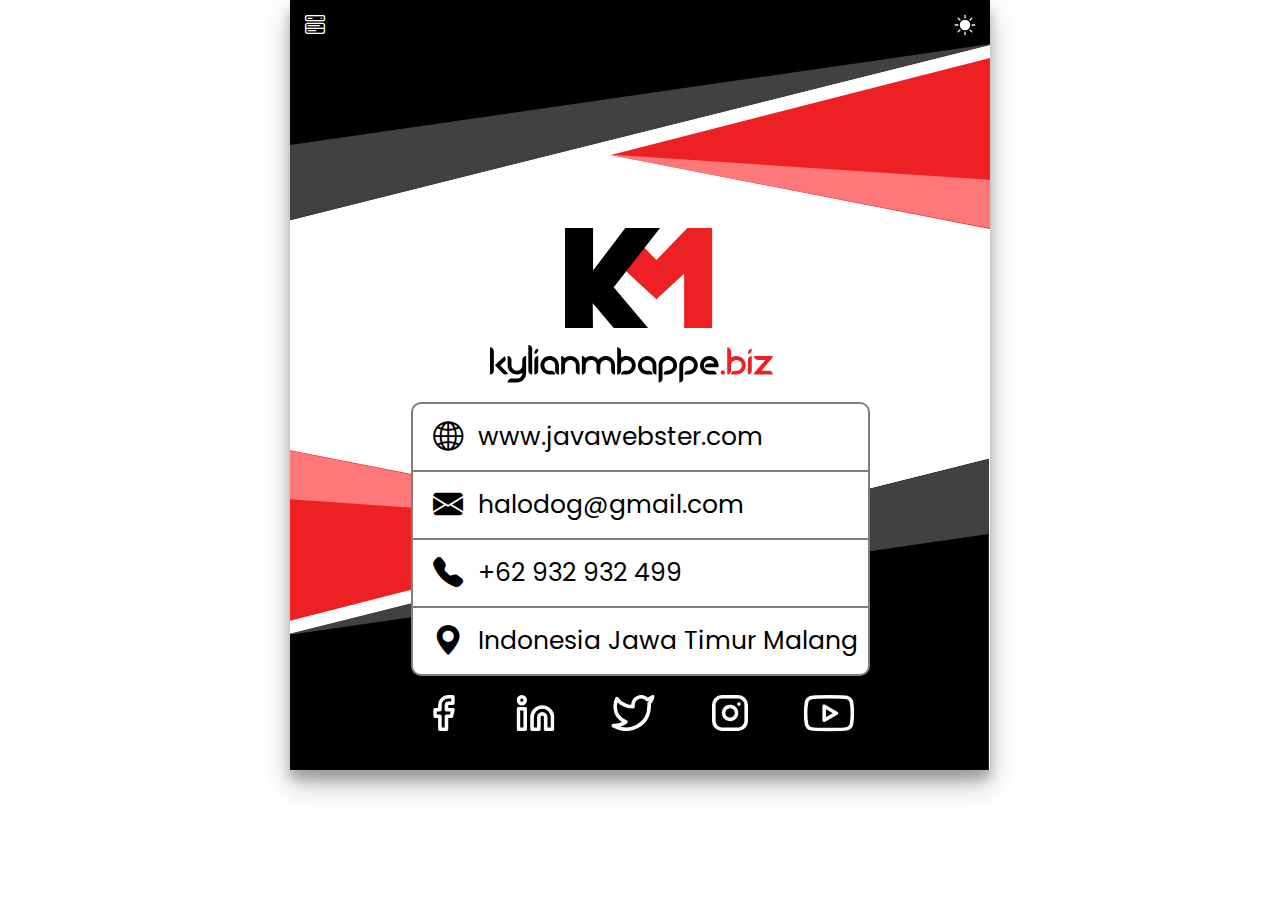
<file: index.html>
<!DOCTYPE html>
<html lang="en">
  <head>
    <meta charset="UTF-8" />
    <meta name="viewport" content="width=device-width, initial-scale=1.0" />
    <title>Home</title>
    <link id="theme-style" rel="stylesheet" href="style.css" />
    <!-- font Poppins -->
    <link rel="preconnect" href="https://fonts.googleapis.com" />
    <link rel="preconnect" href="https://fonts.gstatic.com" crossorigin />
    <link
      href="https://fonts.googleapis.com/css2?family=Poppins:ital,wght@0,400;0,500;0,800;1,700&display=swap"
      rel="stylesheet"
    />
    <!-- cdn bootstrap -->
    <link
      rel="stylesheet"
      href="https://cdn.jsdelivr.net/npm/bootstrap-icons@1.10.5/font/bootstrap-icons.css"
    />
  </head>
  <body>
    <div class="container-home">
      <div class="sidebar">
        <div class="sideb1">
          <img src="img/bgsb1.png" alt="" />
        </div>
        <div class="header-sidebar">
          <div class="close-menu">
            <i class="bi bi-x-lg"></i>
          </div>
          <a href="index.html">
            <div class="header-item1">
              <img src="img/hey.jpg" alt="" />
            </div>
          </a>
          <div class="text-header-sidebar">
            <div class="logo">
              <!-- <img src="img/logo.png" alt="" /> -->
              <svg
                width="230"
                height="30"
                viewBox="0 0 230 30"
                fill="none"
                xmlns="http://www.w3.org/2000/svg"
              >
                <g transform="scale(1.2, 1.2)">
                  <path
                    d="M154.24 19.2702C153.962 18.9926 153.822 18.663 153.822 18.2686C153.822 17.8741 153.962 17.5342 154.24 17.2669C154.518 16.9892 154.847 16.8491 155.242 16.8491C155.636 16.8491 155.963 16.9892 156.243 17.2669C156.521 17.5342 156.661 17.8741 156.661 18.2686C156.661 18.663 156.521 18.99 156.243 19.2702C155.966 19.5505 155.636 19.688 155.242 19.688C154.847 19.688 154.52 19.5479 154.24 19.2702Z"
                    fill="#ED2024"
                  />
                  <path
                    d="M0 1.5568C0.708429 1.5568 1.31825 1.81111 1.81129 2.30415C2.30434 2.7972 2.55865 3.40701 2.55865 4.10247V17.1396C2.55865 17.8377 2.30434 18.4449 1.81129 18.938C1.31825 19.431 0.708429 19.6853 0 19.6853V1.5542V1.5568ZM12.0511 18.9795L6.93118 13.6079L9.60401 11.0492C10.123 10.5432 10.3773 10.1124 10.3903 9.75692C10.4033 9.40141 10.4033 9.21197 10.4033 9.199C10.4033 8.55285 10.1619 7.95601 9.69483 7.43701L5.14584 11.7317L3.29562 13.4937L8.43886 18.8912C8.95786 19.4102 9.38863 19.6645 9.73116 19.6775C10.0867 19.6905 10.2761 19.6905 10.2891 19.6905C10.9482 19.6905 11.5321 19.4492 12.0511 18.9821V18.9795Z"
                    fill="#010101"
                  />
                  <path
                    d="M11.763 24.9585C11.763 23.9698 12.2197 23.2095 13.1435 22.6905C13.512 22.501 13.9039 22.3998 14.3217 22.3998H17.9209C18.9225 22.3998 19.7711 22.0443 20.4666 21.3489C21.175 20.6508 21.5305 19.8022 21.5305 18.8032V18.5359C20.8714 19.0056 20.137 19.3455 19.3248 19.5376C18.8551 19.6517 18.388 19.701 17.9183 19.701C17.2202 19.701 16.5741 19.5998 15.9798 19.3845C15.6892 19.2962 15.3207 19.1302 14.864 18.8914C14.371 18.5748 13.9895 18.2972 13.7248 18.0429C13.1046 17.4486 12.6479 16.8128 12.3443 16.1667C12.0017 15.4323 11.8123 14.672 11.7734 13.8727C11.7604 13.7585 11.7604 11.5917 11.7604 7.37231C12.7491 7.37231 13.5094 7.842 14.0284 8.76582C14.2178 9.12133 14.3191 9.51317 14.3191 9.93096V13.7949C14.358 14.2879 14.4825 14.7446 14.7109 15.1884C14.9886 15.7333 15.383 16.1771 15.902 16.5196C16.4859 16.9374 17.1554 17.1398 17.9157 17.1398C18.4477 17.1398 18.9303 17.0386 19.3741 16.8362C19.6414 16.722 19.8438 16.6078 19.9813 16.4937C20.4121 16.203 20.7546 15.8345 21.0089 15.4038C21.2866 14.9341 21.4526 14.454 21.5019 13.935C21.5149 13.8078 21.5279 12.4766 21.5279 9.93096C21.5279 9.51317 21.6161 9.12133 21.8056 8.76582C22.3246 7.842 23.0849 7.37231 24.0736 7.37231V18.8006C24.0736 20.4977 23.4793 21.9431 22.2753 23.1472C21.0712 24.3512 19.6258 24.9585 17.9157 24.9585H11.7578H11.763Z"
                    fill="#010101"
                  />
                  <path
                    d="M26.3103 18.9407C25.8173 18.4477 25.563 17.8379 25.563 17.1424V0C26.261 0 26.8683 0.254309 27.3613 0.747354C27.8544 1.2404 28.1087 1.85022 28.1087 2.55865V19.6907C27.4106 19.6907 26.8034 19.4364 26.3103 18.9433V18.9407Z"
                    fill="#010101"
                  />
                  <path
                    d="M29.5957 5.09133C29.5957 4.39328 29.85 3.78605 30.3431 3.29301C30.8491 2.79996 31.4589 2.54565 32.1543 2.54565V3.40719C32.1543 4.10524 31.9 4.71246 31.407 5.2055C30.9139 5.69855 30.3041 5.95287 29.5957 5.95287V5.09133ZM29.5957 9.91798C29.5957 9.21993 29.85 8.61271 30.3431 8.11967C30.8491 7.62662 31.4589 7.37231 32.1543 7.37231V17.1294C32.1543 17.8378 31.9 18.4477 31.407 18.9407C30.9139 19.4338 30.3041 19.6881 29.5957 19.6881V9.91798Z"
                    fill="#010101"
                  />
                  <path
                    d="M43.6891 18.3075C43.4997 17.952 43.4114 17.5602 43.4114 17.1424V13.5302C43.4114 12.5285 43.0559 11.68 42.3475 10.9845C41.6495 10.2761 40.8009 9.92058 39.8018 9.92058C38.8028 9.92058 37.9516 10.2761 37.2562 10.9845C36.5581 11.6826 36.2052 12.5311 36.2052 13.5302C36.2052 14.5293 36.5607 15.3804 37.2562 16.0888C37.9542 16.7869 38.8028 17.1398 39.8018 17.1398H40.8528C41.9038 17.1398 42.6771 17.6458 43.1961 18.6734C43.3362 18.99 43.4114 19.3196 43.4114 19.6881H39.7992C37.7466 19.6881 36.0858 18.8395 34.8065 17.1424C34.0332 16.0785 33.6414 14.8744 33.6414 13.5302C33.6414 11.8201 34.2356 10.3747 35.4397 9.17063C36.6437 7.96656 38.0995 7.37231 39.7992 7.37231H40.1158C40.3312 7.38529 40.5596 7.41123 40.7749 7.44756C41.0656 7.48649 41.2939 7.5358 41.4834 7.60067C41.7247 7.66295 41.9401 7.7408 42.1425 7.82903C42.5862 8.01847 42.9911 8.24683 43.3725 8.51411L43.4114 8.54005C43.6787 8.72949 43.9175 8.94487 44.1588 9.17323C45.3629 10.3773 45.9571 11.8227 45.9571 13.5328V19.6907C44.9684 19.6907 44.2081 19.234 43.6891 18.3101V18.3075Z"
                    fill="#010101"
                  />
                  <path
                    d="M57.9588 18.9407C57.4658 18.4477 57.2115 17.8379 57.2115 17.1424V13.5302C57.2115 12.5156 56.856 11.667 56.1346 10.9715C55.4132 10.2761 54.5387 9.93355 53.5111 9.93355H53.4721C52.4705 9.99583 51.6349 10.3773 50.9758 11.0857C50.3166 11.7942 49.9871 12.6453 49.9871 13.621V17.1424C49.9871 17.8405 49.7328 18.4477 49.2397 18.9407C48.7467 19.4338 48.1369 19.6881 47.4414 19.6881V7.37231C48.1395 7.37231 48.7467 7.62662 49.2397 8.11967C49.4292 8.3091 49.5823 8.51151 49.7094 8.75284C50.8253 7.82903 52.1176 7.37231 53.5993 7.37231C55.2964 7.37231 56.7418 7.97953 57.9459 9.1836C59.1499 10.3877 59.7572 11.8331 59.7572 13.5302V19.6881C59.0591 19.6881 58.4519 19.4338 57.9588 18.9407Z"
                    fill="#010101"
                  />
                  <path
                    d="M81.5161 18.9408C81.023 18.4478 80.7687 17.8379 80.7687 17.1425V13.5303C80.7687 12.5027 80.4132 11.6541 79.6918 10.9716C78.9834 10.2736 78.1089 9.93364 77.0683 9.93364H77.0294C76.0666 9.99592 75.2674 10.3514 74.6212 11.0106C73.9881 11.6567 73.6326 12.4689 73.5703 13.4317C73.5573 13.4939 73.5573 15.5855 73.5573 19.6907C72.8359 19.6778 72.2391 19.4235 71.746 18.9304C71.253 18.4374 71.0116 17.8405 71.0116 17.1451V13.3694C70.9364 12.3677 70.5549 11.5451 69.8595 10.899C69.1744 10.2528 68.3388 9.93624 67.3501 9.93624H67.2749C66.2732 9.99852 65.4506 10.38 64.7915 11.0884C64.1324 11.7968 63.8028 12.648 63.8028 13.6237V17.1451C63.8028 17.8431 63.5485 18.4504 63.0554 18.9434C62.5624 19.4365 61.9526 19.6907 61.2441 19.6907V7.375C61.9526 7.375 62.5624 7.62931 63.0554 8.12235C63.2449 8.31179 63.398 8.5142 63.5251 8.75553C64.641 7.83172 65.9333 7.375 67.415 7.375C69.4053 7.375 71.0272 8.17425 72.2936 9.77016C73.5599 8.17425 75.1818 7.375 77.1721 7.375C78.8692 7.375 80.3146 7.98222 81.5187 9.18629C82.7228 10.3904 83.33 11.8358 83.33 13.5329V19.6907C82.6216 19.6907 82.0117 19.4365 81.5187 18.9434L81.5161 18.9408Z"
                    fill="#010101"
                  />
                  <path
                    d="M87.3729 19.688C87.3729 19.3195 87.4351 18.9899 87.5753 18.6733C88.0943 17.6457 88.8676 17.1397 89.9185 17.1397H90.9695C91.9711 17.1397 92.8197 16.7842 93.5152 16.0888C94.2106 15.3933 94.5791 14.5292 94.5791 13.5301C94.5791 12.531 94.2236 11.6799 93.5152 10.9844C92.8171 10.276 91.9686 9.9205 90.9695 9.9205C89.9704 9.9205 89.1193 10.276 88.4238 10.9844C87.7258 11.6825 87.3729 12.531 87.3729 13.5301V17.1423C87.3729 17.5601 87.2716 17.952 87.0822 18.3075C86.5632 19.2313 85.8029 19.688 84.8142 19.688V1.55688C85.5226 1.55688 86.1325 1.81119 86.6255 2.30424C87.1185 2.79728 87.3729 3.4071 87.3729 4.10256V8.53737L87.3988 8.51143C87.6531 8.32199 87.9178 8.16889 88.1981 8.02876C89.1478 7.5461 89.7317 7.45786 90.492 7.3826C90.6321 7.36963 90.7827 7.36963 90.9747 7.36963C92.6848 7.36963 94.1302 7.96388 95.3342 9.16795C96.5383 10.372 97.1326 11.8174 97.1326 13.5275C97.1326 14.8717 96.7537 16.0732 95.9804 17.1397C94.7011 18.8368 93.0403 19.6854 90.9747 19.6854H87.3754L87.3729 19.688Z"
                    fill="#010101"
                  />
                  <path
                    d="M108.665 18.3075C108.475 17.952 108.387 17.5602 108.387 17.1424V13.5302C108.387 12.5285 108.032 11.68 107.323 10.9845C106.625 10.2761 105.776 9.92058 104.777 9.92058C103.778 9.92058 102.927 10.2761 102.232 10.9845C101.534 11.6826 101.181 12.5311 101.181 13.5302C101.181 14.5293 101.536 15.3804 102.232 16.0888C102.93 16.7869 103.778 17.1398 104.777 17.1398H105.828C106.879 17.1398 107.653 17.6458 108.172 18.6734C108.312 18.99 108.387 19.3196 108.387 19.6881H104.775C102.722 19.6881 101.061 18.8395 99.7821 17.1424C99.0088 16.0785 98.6169 14.8744 98.6169 13.5302C98.6169 11.8201 99.2112 10.3747 100.415 9.17063C101.619 7.96656 103.075 7.37231 104.775 7.37231H105.091C105.307 7.38529 105.535 7.41123 105.751 7.44756C106.041 7.48649 106.27 7.5358 106.459 7.60067C106.7 7.66295 106.916 7.7408 107.118 7.82903C107.562 8.01847 107.967 8.24683 108.348 8.51411L108.387 8.54005C108.654 8.72949 108.893 8.94487 109.134 9.17323C110.338 10.3773 110.933 11.8227 110.933 13.5328V19.6907C109.944 19.6907 109.184 19.234 108.665 18.3101V18.3075Z"
                    fill="#010101"
                  />
                  <path
                    d="M112.417 13.5302C112.417 11.8201 113.011 10.3747 114.215 9.17063C115.419 7.96656 116.875 7.37231 118.575 7.37231C120.275 7.37231 121.73 7.96656 122.934 9.17063C124.138 10.3747 124.733 11.8201 124.733 13.5302C124.733 15.2403 124.138 16.6857 122.934 17.8898C122.236 18.5748 121.427 19.0809 120.477 19.3974C119.87 19.5869 119.234 19.6881 118.577 19.6881H115.689C115.702 18.9796 115.944 18.3698 116.437 17.8768C116.93 17.3837 117.539 17.1294 118.248 17.1294H118.577C119.579 17.1294 120.428 16.7739 121.123 16.0785C121.819 15.383 122.174 14.5319 122.174 13.5328C122.174 12.5337 121.819 11.6826 121.123 10.9871C120.425 10.2787 119.577 9.92318 118.577 9.92318C117.578 9.92318 116.727 10.2787 116.032 10.9871C115.334 11.6852 114.981 12.5337 114.981 13.5328V22.4543C114.981 23.1524 114.727 23.7596 114.233 24.2526C113.74 24.7457 113.131 25 112.422 25V13.5328L112.417 13.5302Z"
                    fill="#010101"
                  />
                  <path
                    d="M126.22 13.5302C126.22 11.8201 126.814 10.3747 128.018 9.17063C129.222 7.96656 130.678 7.37231 132.378 7.37231C134.077 7.37231 135.533 7.96656 136.737 9.17063C137.941 10.3747 138.535 11.8201 138.535 13.5302C138.535 15.2403 137.941 16.6857 136.737 17.8898C136.039 18.5748 135.229 19.0809 134.28 19.3974C133.672 19.5869 133.037 19.6881 132.38 19.6881H129.492C129.505 18.9796 129.746 18.3698 130.239 17.8768C130.732 17.3837 131.342 17.1294 132.051 17.1294H132.38C133.382 17.1294 134.23 16.7739 134.926 16.0785C135.621 15.383 135.977 14.5319 135.977 13.5328C135.977 12.5337 135.621 11.6826 134.926 10.9871C134.228 10.2787 133.379 9.92318 132.38 9.92318C131.381 9.92318 130.53 10.2787 129.835 10.9871C129.136 11.6852 128.784 12.5337 128.784 13.5328V22.4543C128.784 23.1524 128.529 23.7596 128.036 24.2526C127.543 24.7457 126.933 25 126.225 25V13.5328L126.22 13.5302Z"
                    fill="#010101"
                  />
                  <path
                    d="M146.178 19.6881C144.481 19.6881 143.022 19.0938 141.818 17.8898C140.614 16.6857 140.02 15.2299 140.02 13.5302C140.02 11.8305 140.614 10.3747 141.818 9.17063C143.022 7.96656 144.478 7.37231 146.178 7.37231C147.877 7.37231 149.333 7.96656 150.537 9.17063C151.386 10.0192 151.944 11.0468 152.211 12.2509C152.299 12.6687 152.338 13.0864 152.338 13.5302C152.338 13.9739 152.299 14.3917 152.211 14.7965H143.214C143.214 14.0985 143.468 13.4913 143.962 12.9982C144.455 12.5052 145.064 12.2509 145.76 12.2509H149.549C149.359 11.7578 149.092 11.3374 148.726 10.9715C148.028 10.2735 147.179 9.92058 146.18 9.92058C145.181 9.92058 144.33 10.2761 143.635 10.9845C142.937 11.6826 142.584 12.5311 142.584 13.5302C142.584 14.5293 142.939 15.3804 143.635 16.0759C144.33 16.7713 145.181 17.1268 146.18 17.1268H148.614C149.349 17.1268 149.969 17.3941 150.478 17.9365C150.934 18.4295 151.163 19.0134 151.163 19.6855H146.183L146.178 19.6881Z"
                    fill="#010101"
                  />
                  <path
                    d="M160.704 19.688C160.704 19.3195 160.766 18.9899 160.907 18.6733C161.426 17.6457 162.199 17.1397 163.25 17.1397H164.301C165.302 17.1397 166.151 16.7842 166.846 16.0888C167.542 15.3933 167.91 14.5292 167.91 13.5301C167.91 12.531 167.555 11.6799 166.846 10.9844C166.148 10.276 165.3 9.9205 164.301 9.9205C163.302 9.9205 162.451 10.276 161.755 10.9844C161.057 11.6825 160.704 12.531 160.704 13.5301V17.1423C160.704 17.5601 160.603 17.952 160.414 18.3075C159.895 19.2313 159.134 19.688 158.146 19.688V1.55688C158.854 1.55688 159.464 1.81119 159.957 2.30424C160.45 2.79728 160.704 3.4071 160.704 4.10256V8.53737L160.73 8.51143C160.984 8.32199 161.249 8.16889 161.529 8.02876C162.479 7.5461 163.063 7.45786 163.823 7.3826C163.963 7.36963 164.114 7.36963 164.306 7.36963C166.016 7.36963 167.461 7.96388 168.666 9.16795C169.87 10.372 170.464 11.8174 170.464 13.5275C170.464 14.8717 170.085 16.0732 169.312 17.1397C168.032 18.8368 166.372 19.6854 164.306 19.6854H160.707L160.704 19.688Z"
                    fill="#ED2024"
                  />
                  <path
                    d="M171.946 5.09133C171.946 4.39328 172.2 3.78605 172.693 3.29301C173.199 2.79996 173.809 2.54565 174.504 2.54565V3.40719C174.504 4.10524 174.25 4.71246 173.757 5.2055C173.264 5.69855 172.654 5.95287 171.946 5.95287V5.09133ZM171.946 9.91798C171.946 9.21993 172.2 8.61271 172.693 8.11967C173.199 7.62662 173.809 7.37231 174.504 7.37231V17.1294C174.504 17.8378 174.25 18.4477 173.757 18.9407C173.264 19.4338 172.654 19.6881 171.946 19.6881V9.91798Z"
                    fill="#ED2024"
                  />
                  <path
                    d="M175.991 19.6881C175.991 19.2184 176.105 18.7876 176.347 18.3958L183.582 9.93096H178.576C177.867 9.93096 177.258 9.67665 176.765 9.1836C176.271 8.67758 176.017 8.06777 176.017 7.37231H188.499C188.499 7.94321 188.336 8.44923 188.006 8.89297L180.961 17.1424H185.927C186.636 17.1424 187.246 17.3967 187.739 17.8898C188.232 18.3828 188.486 18.9926 188.486 19.6881H175.994H175.991Z"
                    fill="#ED2024"
                  />
                </g>
              </svg>
            </div>
            <span>webmaster yang dapat di andalkan</span>
          </div>
        </div>
        <ul class="ul-sidebar">
          <a href="index.html"
            ><li data-content="home"><i class="bi bi-house"></i> Home</li></a
          >
          <a href="profile.html"
            ><li data-content="profile">
              <i class="bi bi-person-circle"></i> Profile
            </li></a
          >
          <a href="galery.html"
            ><li data-content="galery">
              <i class="bi bi-image"></i> Gallery
            </li></a
          >
          <a href="contack.html"
            ><li data-content="contack">
              <i class="bi bi-envelope"></i> Contact
            </li></a
          >
          <a href="article.html"
            ><li data-content="article">
              <i class="bi bi-journal"></i> Article
            </li></a
          >
          <a href="product.html"
            ><li data-content="product">
              <i class="bi bi-shop"></i> Product
            </li></a
          >
        </ul>
        <div class="con-sosmed-sidebar">
          <a href=""><i class="bi bi-facebook"></i></a>
          <a href=""><i class="bi bi-twitter"></i></a>
          <a href=""><i class="bi bi-google"></i></a>
          <a href=""><i class="bi bi-instagram"></i></a>
          <a href=""><i class="bi bi-youtube"></i></a>
        </div>
      </div>
      <div class="header-home">
        <div class="menu">
          <i class="bi bi-menu-button-wide"></i>
        </div>
        <div class="container-dark-mode">
          <input type="checkbox" class="checkboxInput" id="dark-mode-toggle" />
          <label for="dark-mode-toggle" class="toggleSwitch">
            <div class="speaker">
              <svg
                xmlns="http://www.w3.org/2000/svg"
                width="16"
                height="16"
                fill="currentColor"
                class="bi bi-brightness-high-fill"
                viewBox="0 0 16 16"
              >
                <path
                  d="M12 8a4 4 0 1 1-8 0 4 4 0 0 1 8 0zM8 0a.5.5 0 0 1 .5.5v2a.5.5 0 0 1-1 0v-2A.5.5 0 0 1 8 0zm0 13a.5.5 0 0 1 .5.5v2a.5.5 0 0 1-1 0v-2A.5.5 0 0 1 8 13zm8-5a.5.5 0 0 1-.5.5h-2a.5.5 0 0 1 0-1h2a.5.5 0 0 1 .5.5zM3 8a.5.5 0 0 1-.5.5h-2a.5.5 0 0 1 0-1h2A.5.5 0 0 1 3 8zm10.657-5.657a.5.5 0 0 1 0 .707l-1.414 1.415a.5.5 0 1 1-.707-.708l1.414-1.414a.5.5 0 0 1 .707 0zm-9.193 9.193a.5.5 0 0 1 0 .707L3.05 13.657a.5.5 0 0 1-.707-.707l1.414-1.414a.5.5 0 0 1 .707 0zm9.193 2.121a.5.5 0 0 1-.707 0l-1.414-1.414a.5.5 0 0 1 .707-.707l1.414 1.414a.5.5 0 0 1 0 .707zM4.464 4.465a.5.5 0 0 1-.707 0L2.343 3.05a.5.5 0 1 1 .707-.707l1.414 1.414a.5.5 0 0 1 0 .708z"
                />
              </svg>
            </div>
            <div class="mute-speaker">
              <svg
                xmlns="http://www.w3.org/2000/svg"
                width="16"
                height="16"
                fill="currentColor"
                class="bi bi-moon-fill"
                viewBox="0 0 16 16"
              >
                <path
                  d="M6 .278a.768.768 0 0 1 .08.858 7.208 7.208 0 0 0-.878 3.46c0 4.021 3.278 7.277 7.318 7.277.527 0 1.04-.055 1.533-.16a.787.787 0 0 1 .81.316.733.733 0 0 1-.031.893A8.349 8.349 0 0 1 8.344 16C3.734 16 0 12.286 0 7.71 0 4.266 2.114 1.312 5.124.06A.752.752 0 0 1 6 .278z"
                />
              </svg>
            </div>
          </label>
        </div>
        <div class="fav-home">
          <!-- <img src="img/fav.png" alt="" /> -->
          <svg
            width="150"
            height="100"
            viewBox="0 0 150 100"
            fill="none"
            xmlns="http://www.w3.org/2000/svg"
          >
            <g transform="scale(1.5, 1.5)">
              <path
                d="M81.5605 0.0745473L60.9094 21.3966L40.2583 0.0745473V28.1809L44.806 32.7286L60.9094 47.5646L79.3985 30.492V75H98.1112V0L81.5605 0.0745473Z"
                fill="#ED2024"
              />
              <path
                d="M63.3698 0L32.505 39.4384L62.4006 75H39.5875L18.4891 50.2485L18.7127 75H0V0H18.7127V28.33L40.1839 0H63.3698Z"
                fill="#010101"
              />
            </g>
          </svg>
        </div>
        <div class="item-home-2"></div>
        <div class="bg-home1">
          <svg
            width="700"
            height="300"
            viewBox="0 0 700 300"
            fill="none"
            xmlns="http://www.w3.org/2000/svg"
          >
            <g transform="scale(2.1874, 2)">
              <path d="M0 -63H320L321.5 22L0 110.069V-63Z" fill="#010101" />
              <path
                d="M146.715 77.5283L320 114.479V29L146.715 77.5283Z"
                fill="#ED2024"
              />
              <path
                d="M321.5 114.5L146.5 77.5H149.5L321.5 90V114.5Z"
                fill="#FE787A"
              />
              <path d="M320 22.5L0 110V72.5L320 22V22.5Z" fill="#414141" />
            </g>
          </svg>
        </div>
        <!-- <svg
          class="bghomes1"
          width="700"
          height="300"
          viewBox="0 0 700 300"
          fill="none"
          xmlns="http://www.w3.org/2000/svg"
        >
          <g transform="scale(2.1874, 1.5)">
            <path
              d="M320 148.042V-79H-33.8345V144.957C-33.943 144.947 -34 144.942 -34 144.942C-33.9457 144.955 -33.8888 144.965 -33.8345 144.979C-31.0134 145.614 -28.0349 146.215 -24.9072 146.766C-24.4162 146.85 -23.9225 146.937 -23.4261 147.022C-21.435 147.357 -19.3843 147.673 -17.2766 147.968C-16.7503 148.042 -16.2213 148.113 -15.6869 148.184C-15.1525 148.256 -14.6155 148.324 -14.0729 148.393C-13.5331 148.461 -12.9906 148.527 -12.4453 148.593H-12.4426C-11.8947 148.656 -11.344 148.72 -10.7906 148.783C-9.68386 148.907 -8.56083 149.025 -7.42152 149.136C-6.28764 149.25 -5.14021 149.352 -3.97919 149.45C-3.39869 149.497 -2.81545 149.545 -2.2268 149.592H-2.22409C-1.34519 149.658 -0.458172 149.724 0.437 149.785H0.442429C1.33489 149.845 2.23819 149.901 3.14693 149.954H3.15236C6.79272 150.162 10.547 150.304 14.4071 150.367C14.4098 150.365 14.4098 150.367 14.4125 150.367C15.8367 150.391 17.2717 150.404 18.7257 150.407C20.1769 150.41 21.6444 150.402 23.1228 150.383C23.98 150.37 24.84 150.357 25.708 150.338C27.4414 150.304 29.191 150.251 30.9597 150.18C31.4018 150.162 31.8467 150.143 32.2916 150.125C33.1786 150.085 34.0738 150.043 34.9717 149.998C35.8696 149.954 36.7729 149.903 37.6789 149.845C38.5958 149.79 39.5208 149.729 40.4512 149.666C41.3545 149.603 42.2606 149.537 43.1693 149.466C44.0048 149.402 44.8457 149.331 45.6893 149.258C45.8168 149.247 45.9416 149.236 46.0691 149.226C46.4977 149.189 46.9263 149.149 47.3549 149.11C47.8242 149.068 48.2935 149.023 48.7627 148.978C49.232 148.933 49.704 148.888 50.176 148.841C50.648 148.793 51.1227 148.743 51.5975 148.696C53.0189 148.548 54.4512 148.387 55.8916 148.216C56.8519 148.103 57.8176 147.987 58.786 147.863C59.3583 147.792 59.9334 147.715 60.5085 147.639C61.2464 147.544 61.9869 147.444 62.7302 147.338C63.4354 147.241 64.1461 147.138 64.8596 147.035C65.2719 146.974 65.6842 146.914 66.0993 146.85C66.7178 146.761 67.3362 146.666 67.9601 146.568C68.8336 146.431 69.7098 146.292 70.5887 146.149C70.6022 146.147 70.6158 146.144 70.6294 146.144C71.6141 145.983 72.6015 145.817 73.5943 145.643C74.0989 145.556 74.6007 145.469 75.1052 145.379C75.5799 145.295 76.0519 145.211 76.5267 145.124C78.0783 144.844 79.6381 144.549 81.2032 144.24C81.7159 144.14 82.2286 144.04 82.7413 143.935C83.1238 143.858 83.509 143.782 83.8942 143.703C84.6266 143.552 85.3617 143.399 86.0996 143.244C87.03 143.049 87.9632 142.846 88.899 142.643C89.9515 142.411 91.0095 142.173 92.0701 141.928C92.5475 141.82 93.0223 141.709 93.4997 141.599C93.5892 141.578 93.6814 141.557 93.7737 141.533C94.2538 141.422 94.7366 141.306 95.2195 141.19C95.7457 141.066 96.272 140.937 96.8009 140.808C97.65 140.602 98.4991 140.391 99.3508 140.178C100.089 139.99 100.832 139.801 101.573 139.608C102.047 139.487 102.525 139.363 102.999 139.236C103.124 139.205 103.249 139.171 103.374 139.139C103.775 139.033 104.177 138.925 104.578 138.817C104.714 138.78 104.852 138.746 104.988 138.709C105.454 138.583 105.921 138.456 106.387 138.327C107.521 138.018 108.658 137.699 109.8 137.375C110.397 137.206 110.994 137.035 111.593 136.861C112.016 136.737 112.439 136.613 112.865 136.489C113.221 136.384 113.576 136.281 113.934 136.173C114.433 136.025 114.935 135.875 115.437 135.722C115.686 135.648 115.939 135.572 116.191 135.493C116.658 135.353 117.124 135.211 117.591 135.066C118.244 134.865 118.898 134.66 119.552 134.454C120.862 134.043 122.175 133.621 123.493 133.189C124.136 132.978 124.779 132.767 125.425 132.551C125.444 132.545 125.465 132.537 125.484 132.532C126.141 132.311 126.797 132.089 127.457 131.865C128.08 131.654 128.704 131.441 129.328 131.224C129.396 131.203 129.464 131.18 129.532 131.153C129.8 131.061 130.066 130.969 130.335 130.874C130.335 130.874 130.337 130.874 130.337 130.871C131.371 130.515 132.407 130.146 133.443 129.774C221.97 97.9949 280.227 126.914 319.997 148.042H320Z"
              fill="#002A46"
            />
            <path
              d="M320 148.042V102.408C320 102.408 319.995 102.408 319.986 102.403C315.882 101.551 311.159 99.9273 305.116 98.1846C280.81 91.177 235.102 82.2607 122.067 113.879C119.641 114.554 117.238 115.174 114.856 115.733H114.851C59.3529 128.778 14.3285 110.605 -18.7956 86.5H-33.8345V144.957C-33.943 144.947 -34 144.942 -34 144.942C-33.9457 144.955 -33.8888 144.965 -33.8345 144.978C-31.0134 145.614 -28.0349 146.215 -24.9072 146.766C-24.4162 146.85 -23.9225 146.937 -23.4261 147.022C-21.435 147.357 -19.3843 147.673 -17.2766 147.968C-16.7503 148.042 -16.2213 148.113 -15.6869 148.184C-15.1525 148.256 -14.6155 148.324 -14.0729 148.393C-13.5331 148.461 -12.9906 148.527 -12.4453 148.593H-12.4426C-11.8947 148.656 -11.344 148.72 -10.7906 148.783C-9.68386 148.907 -8.56083 149.025 -7.42152 149.136C-6.28764 149.247 -5.14021 149.352 -3.97919 149.45C-3.39869 149.497 -2.81545 149.545 -2.2268 149.592H-2.22409C-1.34519 149.658 -0.458172 149.724 0.437 149.785H0.442429C1.33489 149.845 2.23819 149.901 3.14693 149.953H3.15236C6.79001 150.159 10.5443 150.301 14.4071 150.367C14.4098 150.365 14.4098 150.367 14.4125 150.367C17.2581 150.415 20.1606 150.423 23.1228 150.383C23.98 150.37 24.84 150.357 25.708 150.338C27.4414 150.301 29.191 150.249 30.9597 150.18C31.4018 150.162 31.8467 150.143 32.2916 150.125C33.1786 150.085 34.0738 150.043 34.9717 149.998C35.8696 149.951 36.7702 149.901 37.6789 149.845C38.5958 149.79 39.5208 149.729 40.4512 149.666C41.3545 149.603 42.2606 149.537 43.1693 149.466C44.0075 149.4 44.8457 149.331 45.6893 149.257C45.8168 149.247 45.9416 149.236 46.0691 149.226C46.4977 149.189 46.9263 149.149 47.3549 149.11C47.8242 149.068 48.2935 149.023 48.7628 148.978C49.232 148.933 49.704 148.888 50.176 148.841C50.648 148.793 51.1227 148.743 51.5975 148.696C53.0189 148.546 54.4512 148.387 55.8916 148.216C56.8519 148.103 57.8175 147.987 58.786 147.863C59.3583 147.792 59.9334 147.715 60.5085 147.639C61.2464 147.541 61.9869 147.441 62.7302 147.338C63.4354 147.241 64.1461 147.138 64.8596 147.035C65.2719 146.974 65.6842 146.914 66.0993 146.85C66.7178 146.761 67.3362 146.666 67.9601 146.568C68.8336 146.431 69.7098 146.291 70.5887 146.149C70.6022 146.146 70.6158 146.144 70.6294 146.144C71.6141 145.98 72.6042 145.814 73.5943 145.643C74.0989 145.556 74.6007 145.469 75.1052 145.379C75.5799 145.295 76.0519 145.21 76.5267 145.123C78.0783 144.844 79.6381 144.549 81.2033 144.24C81.7159 144.14 82.2286 144.04 82.7413 143.934C83.1238 143.858 83.509 143.782 83.8942 143.702C84.6266 143.552 85.3617 143.399 86.0996 143.244C87.03 143.049 87.9632 142.846 88.899 142.643C89.9515 142.411 91.0095 142.173 92.0701 141.928C92.5475 141.82 93.0223 141.709 93.4997 141.599C93.5892 141.577 93.6814 141.556 93.7737 141.533C94.2538 141.422 94.7366 141.306 95.2195 141.19C95.7457 141.066 96.272 140.937 96.8009 140.808C97.65 140.602 98.4991 140.391 99.3508 140.178C100.089 139.99 100.832 139.801 101.573 139.608C102.047 139.487 102.525 139.363 102.999 139.236C103.124 139.205 103.249 139.17 103.374 139.139C103.775 139.033 104.177 138.925 104.578 138.817C104.714 138.78 104.852 138.746 104.988 138.709C105.454 138.583 105.921 138.456 106.387 138.327C107.521 138.018 108.658 137.699 109.8 137.375C110.397 137.206 110.994 137.035 111.593 136.861C112.016 136.737 112.439 136.613 112.865 136.489C113.221 136.384 113.576 136.281 113.934 136.173C114.433 136.025 114.935 135.875 115.437 135.722C115.686 135.648 115.939 135.572 116.191 135.493C116.658 135.353 117.124 135.211 117.591 135.066C118.244 134.865 118.898 134.66 119.552 134.454C120.862 134.043 122.175 133.621 123.493 133.188C124.136 132.977 124.779 132.767 125.425 132.55C125.444 132.545 125.465 132.537 125.484 132.532C126.141 132.31 126.797 132.089 127.457 131.865C128.08 131.654 128.704 131.44 129.328 131.224C129.396 131.203 129.464 131.179 129.532 131.153C129.798 131.063 130.063 130.969 130.332 130.876H130.335C130.335 130.876 130.337 130.874 130.337 130.871C131.371 130.515 132.407 130.146 133.443 129.774C221.97 97.9948 280.227 126.914 319.997 148.042H320Z"
              fill="url(#paint0_linear_1_10454)"
            />
            <path
              d="M320 148.042V102.408C320 102.408 319.995 102.408 319.986 102.403C319.68 102.276 314.531 100.207 305.116 98.1846C277.854 92.3502 214.847 86.9931 130.34 130.871C131.376 130.515 132.41 130.143 133.446 129.774C221.973 97.9948 280.23 126.914 320 148.039V148.042Z"
              fill="url(#paint1_linear_1_10454)"
            />
            <path
              d="M114.851 115.733C59.3528 128.778 14.3284 110.605 -18.7957 86.5003H-33.8346V144.958C-29.8362 145.308 45.8764 151.398 114.851 115.733Z"
              fill="url(#paint2_linear_1_10454)"
            />
            <path
              d="M320 178.954V152.35C238.2 99.669 157.396 124.923 156.148 125.316C236.074 111.433 295.114 155.978 320 178.954Z"
              fill="url(#paint3_linear_1_10454)"
            />
          </g>
          <defs>
            <linearGradient
              id="paint0_linear_1_10454"
              x1="131.843"
              y1="82.5164"
              x2="151.258"
              y2="158.341"
              gradientUnits="userSpaceOnUse"
            >
              <stop stop-color="#82D0FC" />
              <stop offset="1" stop-color="#4CB3ED" />
            </linearGradient>
            <linearGradient
              id="paint1_linear_1_10454"
              x1="144.261"
              y1="95.3505"
              x2="321.71"
              y2="144.22"
              gradientUnits="userSpaceOnUse"
            >
              <stop offset="0.145833" stop-color="#248DC8" />
              <stop offset="1" stop-color="#82D0FC" />
            </linearGradient>
            <linearGradient
              id="paint2_linear_1_10454"
              x1="52.1182"
              y1="147.863"
              x2="-3.0303"
              y2="59.7751"
              gradientUnits="userSpaceOnUse"
            >
              <stop stop-color="#1E8DCC" />
              <stop offset="0.31" stop-color="#30A8EC" />
              <stop offset="0.73" stop-color="#4CB3ED" />
              <stop offset="1" stop-color="#82D0FC" />
            </linearGradient>
            <linearGradient
              id="paint3_linear_1_10454"
              x1="235.436"
              y1="129.11"
              x2="247.646"
              y2="176.787"
              gradientUnits="userSpaceOnUse"
            >
              <stop stop-color="#82D0FC" />
              <stop offset="1" stop-color="#50ADE1" />
            </linearGradient>
          </defs>
        </svg> -->

        <!-- <div class="bg-home1">
          <svg
            width="700"
            height="151"
            viewBox="0 0 700 151"
            fill="none"
            xmlns="http://www.w3.org/2000/svg"
          >
            <g transform="scale(2.1874, 1)">
              <path
                d="M320 148.042V-79H-33.8345V144.957C-33.943 144.947 -34 144.942 -34 144.942C-33.9457 144.955 -33.8888 144.965 -33.8345 144.979C-31.0134 145.614 -28.0349 146.215 -24.9072 146.766C-24.4162 146.85 -23.9225 146.937 -23.4261 147.022C-21.435 147.357 -19.3843 147.673 -17.2766 147.968C-16.7503 148.042 -16.2213 148.113 -15.6869 148.184C-15.1525 148.256 -14.6155 148.324 -14.0729 148.393C-13.5331 148.461 -12.9906 148.527 -12.4453 148.593H-12.4426C-11.8947 148.656 -11.344 148.72 -10.7906 148.783C-9.68386 148.907 -8.56083 149.025 -7.42152 149.136C-6.28764 149.25 -5.14021 149.352 -3.97919 149.45C-3.39869 149.497 -2.81545 149.545 -2.2268 149.592H-2.22409C-1.34519 149.658 -0.458172 149.724 0.437 149.785H0.442429C1.33489 149.845 2.23819 149.901 3.14693 149.954H3.15236C6.79272 150.162 10.547 150.304 14.4071 150.367C14.4098 150.365 14.4098 150.367 14.4125 150.367C15.8367 150.391 17.2717 150.404 18.7257 150.407C20.1769 150.41 21.6444 150.402 23.1228 150.383C23.98 150.37 24.84 150.357 25.708 150.338C27.4414 150.304 29.191 150.251 30.9597 150.18C31.4018 150.162 31.8467 150.143 32.2916 150.125C33.1786 150.085 34.0738 150.043 34.9717 149.998C35.8696 149.954 36.7729 149.903 37.6789 149.845C38.5958 149.79 39.5208 149.729 40.4512 149.666C41.3545 149.603 42.2606 149.537 43.1693 149.466C44.0048 149.402 44.8457 149.331 45.6893 149.258C45.8168 149.247 45.9416 149.236 46.0691 149.226C46.4977 149.189 46.9263 149.149 47.3549 149.11C47.8242 149.068 48.2935 149.023 48.7627 148.978C49.232 148.933 49.704 148.888 50.176 148.841C50.648 148.793 51.1227 148.743 51.5975 148.696C53.0189 148.548 54.4512 148.387 55.8916 148.216C56.8519 148.103 57.8176 147.987 58.786 147.863C59.3583 147.792 59.9334 147.715 60.5085 147.639C61.2464 147.544 61.9869 147.444 62.7302 147.338C63.4354 147.241 64.1461 147.138 64.8596 147.035C65.2719 146.974 65.6842 146.914 66.0993 146.85C66.7178 146.761 67.3362 146.666 67.9601 146.568C68.8336 146.431 69.7098 146.292 70.5887 146.149C70.6022 146.147 70.6158 146.144 70.6294 146.144C71.6141 145.983 72.6015 145.817 73.5943 145.643C74.0989 145.556 74.6007 145.469 75.1052 145.379C75.5799 145.295 76.0519 145.211 76.5267 145.124C78.0783 144.844 79.6381 144.549 81.2032 144.24C81.7159 144.14 82.2286 144.04 82.7413 143.935C83.1238 143.858 83.509 143.782 83.8942 143.703C84.6266 143.552 85.3617 143.399 86.0996 143.244C87.03 143.049 87.9632 142.846 88.899 142.643C89.9515 142.411 91.0095 142.173 92.0701 141.928C92.5475 141.82 93.0223 141.709 93.4997 141.599C93.5892 141.578 93.6814 141.557 93.7737 141.533C94.2538 141.422 94.7366 141.306 95.2195 141.19C95.7457 141.066 96.272 140.937 96.8009 140.808C97.65 140.602 98.4991 140.391 99.3508 140.178C100.089 139.99 100.832 139.801 101.573 139.608C102.047 139.487 102.525 139.363 102.999 139.236C103.124 139.205 103.249 139.171 103.374 139.139C103.775 139.033 104.177 138.925 104.578 138.817C104.714 138.78 104.852 138.746 104.988 138.709C105.454 138.583 105.921 138.456 106.387 138.327C107.521 138.018 108.658 137.699 109.8 137.375C110.397 137.206 110.994 137.035 111.593 136.861C112.016 136.737 112.439 136.613 112.865 136.489C113.221 136.384 113.576 136.281 113.934 136.173C114.433 136.025 114.935 135.875 115.437 135.722C115.686 135.648 115.939 135.572 116.191 135.493C116.658 135.353 117.124 135.211 117.591 135.066C118.244 134.865 118.898 134.66 119.552 134.454C120.862 134.043 122.175 133.621 123.493 133.189C124.136 132.978 124.779 132.767 125.425 132.551C125.444 132.545 125.465 132.537 125.484 132.532C126.141 132.311 126.797 132.089 127.457 131.865C128.08 131.654 128.704 131.441 129.328 131.224C129.396 131.203 129.464 131.18 129.532 131.153C129.8 131.061 130.066 130.969 130.335 130.874C130.335 130.874 130.337 130.874 130.337 130.871C131.371 130.515 132.407 130.146 133.443 129.774C221.97 97.9949 280.227 126.914 319.997 148.042H320Z"
                fill="#002A46"
              />
            </g>
          </svg>
        </div>
        <div class="bg-home2">
          <svg
            width="700"
            height="65"
            viewBox="0 0 700 65"
            fill="none"
            xmlns="http://www.w3.org/2000/svg"
          >
            <g transform="scale(2.1874, 1)">
              <path
                d="M320 62.042V16.4082C320 16.4082 319.995 16.4082 319.986 16.4029C315.882 15.5513 311.159 13.9273 305.116 12.1846C280.81 5.17704 235.102 -3.73933 122.067 27.8793C119.641 28.5542 117.238 29.1737 114.856 29.7327H114.851C59.3529 42.7777 14.3285 24.6048 -18.7956 0.500038H-33.8345V58.9574C-33.943 58.9468 -34 58.9416 -34 58.9416C-33.9457 58.9548 -33.8888 58.9653 -33.8345 58.9785C-31.0134 59.6138 -28.0349 60.2149 -24.9072 60.766C-24.4162 60.8503 -23.9225 60.9373 -23.4261 61.0217C-21.435 61.3565 -19.3843 61.6729 -17.2766 61.9682C-16.7503 62.042 -16.2213 62.1132 -15.6869 62.1844C-15.1525 62.2555 -14.6155 62.3241 -14.0729 62.3926C-13.5331 62.4612 -12.9906 62.5271 -12.4453 62.593H-12.4426C-11.8947 62.6563 -11.344 62.7196 -10.7906 62.7828C-9.68386 62.9067 -8.56083 63.0254 -7.42152 63.1361C-6.28764 63.2468 -5.14021 63.3523 -3.97919 63.4498C-3.39869 63.4973 -2.81545 63.5447 -2.2268 63.5922H-2.22409C-1.34519 63.6581 -0.458172 63.724 0.437 63.7847H0.442429C1.33489 63.8453 2.23819 63.9007 3.14693 63.9534H3.15236C6.79001 64.1591 10.5443 64.3014 14.4071 64.3673C14.4098 64.3647 14.4098 64.3673 14.4125 64.3673C17.2581 64.4148 20.1606 64.4227 23.1228 64.3831C23.98 64.3699 24.84 64.3568 25.708 64.3383C27.4414 64.3014 29.191 64.2487 30.9597 64.1801C31.4018 64.1617 31.8467 64.1432 32.2916 64.1248C33.1786 64.0852 34.0738 64.043 34.9717 63.9982C35.8696 63.9508 36.7702 63.9007 37.6789 63.8453C38.5958 63.7899 39.5208 63.7293 40.4512 63.666C41.3545 63.6027 42.2606 63.5368 43.1693 63.4657C44.0075 63.3997 44.8457 63.3312 45.6893 63.2574C45.8168 63.2468 45.9416 63.2363 46.0691 63.2258C46.4977 63.1888 46.9263 63.1493 47.3549 63.1097C47.8242 63.0676 48.2935 63.0227 48.7628 62.9779C49.232 62.9331 49.704 62.8883 50.176 62.8408C50.648 62.7934 51.1227 62.7433 51.5975 62.6958C53.0189 62.5456 54.4512 62.3874 55.8916 62.216C56.8519 62.1026 57.8175 61.9866 58.786 61.8627C59.3583 61.7915 59.9334 61.7151 60.5085 61.6386C61.2464 61.5411 61.9869 61.4409 62.7302 61.3381C63.4354 61.2405 64.1461 61.1377 64.8596 61.0349C65.2719 60.9742 65.6842 60.9136 66.0993 60.8503C66.7178 60.7607 67.3362 60.6658 67.9601 60.5682C68.8336 60.4311 69.7098 60.2914 70.5887 60.149C70.6022 60.1464 70.6158 60.1438 70.6294 60.1438C71.6141 59.9803 72.6042 59.8142 73.5943 59.6428C74.0989 59.5558 74.6007 59.4688 75.1052 59.3792C75.5799 59.2948 76.0519 59.2105 76.5267 59.1235C78.0783 58.844 79.6381 58.5487 81.2033 58.2403C81.7159 58.1401 82.2286 58.0399 82.7413 57.9344C83.1238 57.858 83.509 57.7815 83.8942 57.7024C84.6266 57.5522 85.3617 57.3993 86.0996 57.2437C87.03 57.0486 87.9632 56.8456 88.899 56.6426C89.9515 56.4106 91.0095 56.1733 92.0701 55.9281C92.5475 55.82 93.0223 55.7093 93.4997 55.5986C93.5892 55.5775 93.6814 55.5564 93.7737 55.5327C94.2538 55.4219 94.7366 55.3059 95.2195 55.1899C95.7457 55.066 96.272 54.9368 96.8009 54.8077C97.65 54.602 98.4991 54.3911 99.3508 54.1775C100.089 53.9904 100.832 53.8005 101.573 53.6081C102.047 53.4868 102.525 53.3629 102.999 53.2364C103.124 53.2047 103.249 53.1705 103.374 53.1388C103.775 53.0334 104.177 52.9252 104.578 52.8171C104.714 52.7802 104.852 52.746 104.988 52.7091C105.454 52.5825 105.921 52.456 106.387 52.3268C107.521 52.0183 108.658 51.6993 109.8 51.375C110.397 51.2063 110.994 51.0349 111.593 50.8609C112.016 50.737 112.439 50.6131 112.865 50.4892C113.221 50.3837 113.576 50.2809 113.934 50.1728C114.433 50.0252 114.935 49.8749 115.437 49.722C115.686 49.6482 115.939 49.5717 116.191 49.4926C116.658 49.3529 117.124 49.2105 117.591 49.0655C118.244 48.8652 118.898 48.6595 119.552 48.4539C120.862 48.0426 122.175 47.6208 123.493 47.1884C124.136 46.9775 124.779 46.7666 125.425 46.5504C125.444 46.5451 125.465 46.5372 125.484 46.5319C126.141 46.3105 126.797 46.089 127.457 45.8649C128.08 45.654 128.704 45.4405 129.328 45.2243C129.396 45.2032 129.464 45.1795 129.532 45.1531C129.798 45.0634 130.063 44.9685 130.332 44.8762H130.335C130.335 44.8762 130.337 44.8736 130.337 44.871C131.371 44.5151 132.407 44.146 133.443 43.7742C221.97 11.9948 280.227 40.9137 319.997 62.042H320Z"
                fill="url(#paint0_linear_64_1677)"
              />
            </g>
            <defs>
              <linearGradient
                id="paint0_linear_64_1677"
                x1="131.843"
                y1="-3.48359"
                x2="151.258"
                y2="72.341"
                gradientUnits="userSpaceOnUse"
              >
                <stop stop-color="#82D0FC" />
                <stop offset="1" stop-color="#4CB3ED" />
              </linearGradient>
            </defs>
          </svg>
        </div>
        <div class="bg-home3">
          <svg
            width="700"
            height="60"
            viewBox="0 0 700 60"
            fill="none"
            xmlns="http://www.w3.org/2000/svg"
          >
            <g transform="scale(2.1874, 1)">
              <path
                d="M114.851 29.7328C59.3528 42.7778 14.3284 24.6049 -18.7957 0.500134H-33.8346V58.9575C-29.8362 59.3081 45.8764 65.3983 114.851 29.7328Z"
                fill="url(#paint0_linear_64_1679)"
              />
            </g>
            <defs>
              <linearGradient
                id="paint0_linear_64_1679"
                x1="52.1182"
                y1="61.8628"
                x2="-3.0303"
                y2="-26.225"
                gradientUnits="userSpaceOnUse"
              >
                <stop stop-color="#1E8DCC" />
                <stop offset="0.31" stop-color="#30A8EC" />
                <stop offset="0.73" stop-color="#4CB3ED" />
                <stop offset="1" stop-color="#82D0FC" />
              </linearGradient>
            </defs>
          </svg>
        </div>
        <div class="bg-home4">
          <svg
            width="700"
            height="55"
            viewBox="0 0 700 55"
            fill="none"
            xmlns="http://www.w3.org/2000/svg"
          >
            <g transform="scale(2.1874, 1)">
              <path
                d="M190 54.0421V8.4083C190 8.4083 189.995 8.40829 189.986 8.40302C189.68 8.27647 184.531 6.20689 175.116 4.18475C147.854 -1.64965 84.8471 -7.00682 0.340088 36.8711C1.37632 36.5152 2.40985 36.1434 3.44608 35.7744C91.9732 3.99495 150.23 32.9138 190 54.0395V54.0421Z"
                fill="url(#paint0_linear_64_1678)"
              />
            </g>
            <defs>
              <linearGradient
                id="paint0_linear_64_1678"
                x1="14.2614"
                y1="1.35061"
                x2="191.71"
                y2="50.2204"
                gradientUnits="userSpaceOnUse"
              >
                <stop offset="0.145833" stop-color="#248DC8" />
                <stop offset="1" stop-color="#82D0FC" />
              </linearGradient>
            </defs>
          </svg>
        </div>
        <div class="bg-home5">
          <svg
            width="700"
            height="61"
            viewBox="0 0 700 61"
            fill="none"
            xmlns="http://www.w3.org/2000/svg"
          >
            <g transform="scale(2.1874, 1)">
              <path
                d="M164 60.9541V34.35C82.2002 -18.331 1.39601 6.92329 0.148193 7.31612C80.0735 -6.56728 139.114 37.9777 164 60.9541Z"
                fill="url(#paint0_linear_64_1680)"
              />
            </g>
            <defs>
              <linearGradient
                id="paint0_linear_64_1680"
                x1="79.4361"
                y1="11.1099"
                x2="91.646"
                y2="58.7871"
                gradientUnits="userSpaceOnUse"
              >
                <stop stop-color="#82D0FC" />
                <stop offset="1" stop-color="#50ADE1" />
              </linearGradient>
            </defs>
          </svg>
        </div> -->
      </div>
      <div class="section-home">
        <svg
          class="svg-homes"
          width="700"
          height="320"
          viewBox="0 0 700 320"
          fill="none"
          xmlns="http://www.w3.org/2000/svg"
        >
          <g transform="scale(2.1874, 2)">
            <path
              d="M319.5 177.5H-0.5L-2 92.5L319.5 4.43123V177.5Z"
              fill="#010101"
            />
            <path
              d="M172.785 36.9717L-0.499954 0.0210266V85.5L172.785 36.9717Z"
              fill="#ED2024"
            />
            <path d="M-2 0L172.5 37.5H170L-2 24.5V0Z" fill="#FE787A" />
            <path d="M-0.5 92L319.5 4.5V42L-0.5 92.5V92Z" fill="#414141" />
          </g>
        </svg>

        <div class="container-logo">
          <!-- <img src="img/logo.png" alt="" /> -->
          <svg
            width="300"
            height="50"
            viewBox="0 0 300 50"
            fill="none"
            xmlns="http://www.w3.org/2000/svg"
          >
            <g transform="scale(1.5, 1.5)">
              <path
                d="M154.24 19.2702C153.962 18.9926 153.822 18.663 153.822 18.2686C153.822 17.8741 153.962 17.5342 154.24 17.2669C154.518 16.9892 154.847 16.8491 155.242 16.8491C155.636 16.8491 155.963 16.9892 156.243 17.2669C156.521 17.5342 156.661 17.8741 156.661 18.2686C156.661 18.663 156.521 18.99 156.243 19.2702C155.966 19.5505 155.636 19.688 155.242 19.688C154.847 19.688 154.52 19.5479 154.24 19.2702Z"
                fill="#ED2024"
              />
              <path
                d="M0 1.5568C0.708429 1.5568 1.31825 1.81111 1.81129 2.30415C2.30434 2.7972 2.55865 3.40701 2.55865 4.10247V17.1396C2.55865 17.8377 2.30434 18.4449 1.81129 18.938C1.31825 19.431 0.708429 19.6853 0 19.6853V1.5542V1.5568ZM12.0511 18.9795L6.93118 13.6079L9.60401 11.0492C10.123 10.5432 10.3773 10.1124 10.3903 9.75692C10.4033 9.40141 10.4033 9.21197 10.4033 9.199C10.4033 8.55285 10.1619 7.95601 9.69483 7.43701L5.14584 11.7317L3.29562 13.4937L8.43886 18.8912C8.95786 19.4102 9.38863 19.6645 9.73116 19.6775C10.0867 19.6905 10.2761 19.6905 10.2891 19.6905C10.9482 19.6905 11.5321 19.4492 12.0511 18.9821V18.9795Z"
                fill="#010101"
              />
              <path
                d="M11.763 24.9585C11.763 23.9698 12.2197 23.2095 13.1435 22.6905C13.512 22.501 13.9039 22.3998 14.3217 22.3998H17.9209C18.9225 22.3998 19.7711 22.0443 20.4666 21.3489C21.175 20.6508 21.5305 19.8022 21.5305 18.8032V18.5359C20.8714 19.0056 20.137 19.3455 19.3248 19.5376C18.8551 19.6517 18.388 19.701 17.9183 19.701C17.2202 19.701 16.5741 19.5998 15.9798 19.3845C15.6892 19.2962 15.3207 19.1302 14.864 18.8914C14.371 18.5748 13.9895 18.2972 13.7248 18.0429C13.1046 17.4486 12.6479 16.8128 12.3443 16.1667C12.0017 15.4323 11.8123 14.672 11.7734 13.8727C11.7604 13.7585 11.7604 11.5917 11.7604 7.37231C12.7491 7.37231 13.5094 7.842 14.0284 8.76582C14.2178 9.12133 14.3191 9.51317 14.3191 9.93096V13.7949C14.358 14.2879 14.4825 14.7446 14.7109 15.1884C14.9886 15.7333 15.383 16.1771 15.902 16.5196C16.4859 16.9374 17.1554 17.1398 17.9157 17.1398C18.4477 17.1398 18.9303 17.0386 19.3741 16.8362C19.6414 16.722 19.8438 16.6078 19.9813 16.4937C20.4121 16.203 20.7546 15.8345 21.0089 15.4038C21.2866 14.9341 21.4526 14.454 21.5019 13.935C21.5149 13.8078 21.5279 12.4766 21.5279 9.93096C21.5279 9.51317 21.6161 9.12133 21.8056 8.76582C22.3246 7.842 23.0849 7.37231 24.0736 7.37231V18.8006C24.0736 20.4977 23.4793 21.9431 22.2753 23.1472C21.0712 24.3512 19.6258 24.9585 17.9157 24.9585H11.7578H11.763Z"
                fill="#010101"
              />
              <path
                d="M26.3103 18.9407C25.8173 18.4477 25.563 17.8379 25.563 17.1424V0C26.261 0 26.8683 0.254309 27.3613 0.747354C27.8544 1.2404 28.1087 1.85022 28.1087 2.55865V19.6907C27.4106 19.6907 26.8034 19.4364 26.3103 18.9433V18.9407Z"
                fill="#010101"
              />
              <path
                d="M29.5957 5.09133C29.5957 4.39328 29.85 3.78605 30.3431 3.29301C30.8491 2.79996 31.4589 2.54565 32.1543 2.54565V3.40719C32.1543 4.10524 31.9 4.71246 31.407 5.2055C30.9139 5.69855 30.3041 5.95287 29.5957 5.95287V5.09133ZM29.5957 9.91798C29.5957 9.21993 29.85 8.61271 30.3431 8.11967C30.8491 7.62662 31.4589 7.37231 32.1543 7.37231V17.1294C32.1543 17.8378 31.9 18.4477 31.407 18.9407C30.9139 19.4338 30.3041 19.6881 29.5957 19.6881V9.91798Z"
                fill="#010101"
              />
              <path
                d="M43.6891 18.3075C43.4997 17.952 43.4114 17.5602 43.4114 17.1424V13.5302C43.4114 12.5285 43.0559 11.68 42.3475 10.9845C41.6495 10.2761 40.8009 9.92058 39.8018 9.92058C38.8028 9.92058 37.9516 10.2761 37.2562 10.9845C36.5581 11.6826 36.2052 12.5311 36.2052 13.5302C36.2052 14.5293 36.5607 15.3804 37.2562 16.0888C37.9542 16.7869 38.8028 17.1398 39.8018 17.1398H40.8528C41.9038 17.1398 42.6771 17.6458 43.1961 18.6734C43.3362 18.99 43.4114 19.3196 43.4114 19.6881H39.7992C37.7466 19.6881 36.0858 18.8395 34.8065 17.1424C34.0332 16.0785 33.6414 14.8744 33.6414 13.5302C33.6414 11.8201 34.2356 10.3747 35.4397 9.17063C36.6437 7.96656 38.0995 7.37231 39.7992 7.37231H40.1158C40.3312 7.38529 40.5596 7.41123 40.7749 7.44756C41.0656 7.48649 41.2939 7.5358 41.4834 7.60067C41.7247 7.66295 41.9401 7.7408 42.1425 7.82903C42.5862 8.01847 42.9911 8.24683 43.3725 8.51411L43.4114 8.54005C43.6787 8.72949 43.9175 8.94487 44.1588 9.17323C45.3629 10.3773 45.9571 11.8227 45.9571 13.5328V19.6907C44.9684 19.6907 44.2081 19.234 43.6891 18.3101V18.3075Z"
                fill="#010101"
              />
              <path
                d="M57.9588 18.9407C57.4658 18.4477 57.2115 17.8379 57.2115 17.1424V13.5302C57.2115 12.5156 56.856 11.667 56.1346 10.9715C55.4132 10.2761 54.5387 9.93355 53.5111 9.93355H53.4721C52.4705 9.99583 51.6349 10.3773 50.9758 11.0857C50.3166 11.7942 49.9871 12.6453 49.9871 13.621V17.1424C49.9871 17.8405 49.7328 18.4477 49.2397 18.9407C48.7467 19.4338 48.1369 19.6881 47.4414 19.6881V7.37231C48.1395 7.37231 48.7467 7.62662 49.2397 8.11967C49.4292 8.3091 49.5823 8.51151 49.7094 8.75284C50.8253 7.82903 52.1176 7.37231 53.5993 7.37231C55.2964 7.37231 56.7418 7.97953 57.9459 9.1836C59.1499 10.3877 59.7572 11.8331 59.7572 13.5302V19.6881C59.0591 19.6881 58.4519 19.4338 57.9588 18.9407Z"
                fill="#010101"
              />
              <path
                d="M81.5161 18.9408C81.023 18.4478 80.7687 17.8379 80.7687 17.1425V13.5303C80.7687 12.5027 80.4132 11.6541 79.6918 10.9716C78.9834 10.2736 78.1089 9.93364 77.0683 9.93364H77.0294C76.0666 9.99592 75.2674 10.3514 74.6212 11.0106C73.9881 11.6567 73.6326 12.4689 73.5703 13.4317C73.5573 13.4939 73.5573 15.5855 73.5573 19.6907C72.8359 19.6778 72.2391 19.4235 71.746 18.9304C71.253 18.4374 71.0116 17.8405 71.0116 17.1451V13.3694C70.9364 12.3677 70.5549 11.5451 69.8595 10.899C69.1744 10.2528 68.3388 9.93624 67.3501 9.93624H67.2749C66.2732 9.99852 65.4506 10.38 64.7915 11.0884C64.1324 11.7968 63.8028 12.648 63.8028 13.6237V17.1451C63.8028 17.8431 63.5485 18.4504 63.0554 18.9434C62.5624 19.4365 61.9526 19.6907 61.2441 19.6907V7.375C61.9526 7.375 62.5624 7.62931 63.0554 8.12235C63.2449 8.31179 63.398 8.5142 63.5251 8.75553C64.641 7.83172 65.9333 7.375 67.415 7.375C69.4053 7.375 71.0272 8.17425 72.2936 9.77016C73.5599 8.17425 75.1818 7.375 77.1721 7.375C78.8692 7.375 80.3146 7.98222 81.5187 9.18629C82.7228 10.3904 83.33 11.8358 83.33 13.5329V19.6907C82.6216 19.6907 82.0117 19.4365 81.5187 18.9434L81.5161 18.9408Z"
                fill="#010101"
              />
              <path
                d="M87.3729 19.688C87.3729 19.3195 87.4351 18.9899 87.5753 18.6733C88.0943 17.6457 88.8676 17.1397 89.9185 17.1397H90.9695C91.9711 17.1397 92.8197 16.7842 93.5152 16.0888C94.2106 15.3933 94.5791 14.5292 94.5791 13.5301C94.5791 12.531 94.2236 11.6799 93.5152 10.9844C92.8171 10.276 91.9686 9.9205 90.9695 9.9205C89.9704 9.9205 89.1193 10.276 88.4238 10.9844C87.7258 11.6825 87.3729 12.531 87.3729 13.5301V17.1423C87.3729 17.5601 87.2716 17.952 87.0822 18.3075C86.5632 19.2313 85.8029 19.688 84.8142 19.688V1.55688C85.5226 1.55688 86.1325 1.81119 86.6255 2.30424C87.1185 2.79728 87.3729 3.4071 87.3729 4.10256V8.53737L87.3988 8.51143C87.6531 8.32199 87.9178 8.16889 88.1981 8.02876C89.1478 7.5461 89.7317 7.45786 90.492 7.3826C90.6321 7.36963 90.7827 7.36963 90.9747 7.36963C92.6848 7.36963 94.1302 7.96388 95.3342 9.16795C96.5383 10.372 97.1326 11.8174 97.1326 13.5275C97.1326 14.8717 96.7537 16.0732 95.9804 17.1397C94.7011 18.8368 93.0403 19.6854 90.9747 19.6854H87.3754L87.3729 19.688Z"
                fill="#010101"
              />
              <path
                d="M108.665 18.3075C108.475 17.952 108.387 17.5602 108.387 17.1424V13.5302C108.387 12.5285 108.032 11.68 107.323 10.9845C106.625 10.2761 105.776 9.92058 104.777 9.92058C103.778 9.92058 102.927 10.2761 102.232 10.9845C101.534 11.6826 101.181 12.5311 101.181 13.5302C101.181 14.5293 101.536 15.3804 102.232 16.0888C102.93 16.7869 103.778 17.1398 104.777 17.1398H105.828C106.879 17.1398 107.653 17.6458 108.172 18.6734C108.312 18.99 108.387 19.3196 108.387 19.6881H104.775C102.722 19.6881 101.061 18.8395 99.7821 17.1424C99.0088 16.0785 98.6169 14.8744 98.6169 13.5302C98.6169 11.8201 99.2112 10.3747 100.415 9.17063C101.619 7.96656 103.075 7.37231 104.775 7.37231H105.091C105.307 7.38529 105.535 7.41123 105.751 7.44756C106.041 7.48649 106.27 7.5358 106.459 7.60067C106.7 7.66295 106.916 7.7408 107.118 7.82903C107.562 8.01847 107.967 8.24683 108.348 8.51411L108.387 8.54005C108.654 8.72949 108.893 8.94487 109.134 9.17323C110.338 10.3773 110.933 11.8227 110.933 13.5328V19.6907C109.944 19.6907 109.184 19.234 108.665 18.3101V18.3075Z"
                fill="#010101"
              />
              <path
                d="M112.417 13.5302C112.417 11.8201 113.011 10.3747 114.215 9.17063C115.419 7.96656 116.875 7.37231 118.575 7.37231C120.275 7.37231 121.73 7.96656 122.934 9.17063C124.138 10.3747 124.733 11.8201 124.733 13.5302C124.733 15.2403 124.138 16.6857 122.934 17.8898C122.236 18.5748 121.427 19.0809 120.477 19.3974C119.87 19.5869 119.234 19.6881 118.577 19.6881H115.689C115.702 18.9796 115.944 18.3698 116.437 17.8768C116.93 17.3837 117.539 17.1294 118.248 17.1294H118.577C119.579 17.1294 120.428 16.7739 121.123 16.0785C121.819 15.383 122.174 14.5319 122.174 13.5328C122.174 12.5337 121.819 11.6826 121.123 10.9871C120.425 10.2787 119.577 9.92318 118.577 9.92318C117.578 9.92318 116.727 10.2787 116.032 10.9871C115.334 11.6852 114.981 12.5337 114.981 13.5328V22.4543C114.981 23.1524 114.727 23.7596 114.233 24.2526C113.74 24.7457 113.131 25 112.422 25V13.5328L112.417 13.5302Z"
                fill="#010101"
              />
              <path
                d="M126.22 13.5302C126.22 11.8201 126.814 10.3747 128.018 9.17063C129.222 7.96656 130.678 7.37231 132.378 7.37231C134.077 7.37231 135.533 7.96656 136.737 9.17063C137.941 10.3747 138.535 11.8201 138.535 13.5302C138.535 15.2403 137.941 16.6857 136.737 17.8898C136.039 18.5748 135.229 19.0809 134.28 19.3974C133.672 19.5869 133.037 19.6881 132.38 19.6881H129.492C129.505 18.9796 129.746 18.3698 130.239 17.8768C130.732 17.3837 131.342 17.1294 132.051 17.1294H132.38C133.382 17.1294 134.23 16.7739 134.926 16.0785C135.621 15.383 135.977 14.5319 135.977 13.5328C135.977 12.5337 135.621 11.6826 134.926 10.9871C134.228 10.2787 133.379 9.92318 132.38 9.92318C131.381 9.92318 130.53 10.2787 129.835 10.9871C129.136 11.6852 128.784 12.5337 128.784 13.5328V22.4543C128.784 23.1524 128.529 23.7596 128.036 24.2526C127.543 24.7457 126.933 25 126.225 25V13.5328L126.22 13.5302Z"
                fill="#010101"
              />
              <path
                d="M146.178 19.6881C144.481 19.6881 143.022 19.0938 141.818 17.8898C140.614 16.6857 140.02 15.2299 140.02 13.5302C140.02 11.8305 140.614 10.3747 141.818 9.17063C143.022 7.96656 144.478 7.37231 146.178 7.37231C147.877 7.37231 149.333 7.96656 150.537 9.17063C151.386 10.0192 151.944 11.0468 152.211 12.2509C152.299 12.6687 152.338 13.0864 152.338 13.5302C152.338 13.9739 152.299 14.3917 152.211 14.7965H143.214C143.214 14.0985 143.468 13.4913 143.962 12.9982C144.455 12.5052 145.064 12.2509 145.76 12.2509H149.549C149.359 11.7578 149.092 11.3374 148.726 10.9715C148.028 10.2735 147.179 9.92058 146.18 9.92058C145.181 9.92058 144.33 10.2761 143.635 10.9845C142.937 11.6826 142.584 12.5311 142.584 13.5302C142.584 14.5293 142.939 15.3804 143.635 16.0759C144.33 16.7713 145.181 17.1268 146.18 17.1268H148.614C149.349 17.1268 149.969 17.3941 150.478 17.9365C150.934 18.4295 151.163 19.0134 151.163 19.6855H146.183L146.178 19.6881Z"
                fill="#010101"
              />
              <path
                d="M160.704 19.688C160.704 19.3195 160.766 18.9899 160.907 18.6733C161.426 17.6457 162.199 17.1397 163.25 17.1397H164.301C165.302 17.1397 166.151 16.7842 166.846 16.0888C167.542 15.3933 167.91 14.5292 167.91 13.5301C167.91 12.531 167.555 11.6799 166.846 10.9844C166.148 10.276 165.3 9.9205 164.301 9.9205C163.302 9.9205 162.451 10.276 161.755 10.9844C161.057 11.6825 160.704 12.531 160.704 13.5301V17.1423C160.704 17.5601 160.603 17.952 160.414 18.3075C159.895 19.2313 159.134 19.688 158.146 19.688V1.55688C158.854 1.55688 159.464 1.81119 159.957 2.30424C160.45 2.79728 160.704 3.4071 160.704 4.10256V8.53737L160.73 8.51143C160.984 8.32199 161.249 8.16889 161.529 8.02876C162.479 7.5461 163.063 7.45786 163.823 7.3826C163.963 7.36963 164.114 7.36963 164.306 7.36963C166.016 7.36963 167.461 7.96388 168.666 9.16795C169.87 10.372 170.464 11.8174 170.464 13.5275C170.464 14.8717 170.085 16.0732 169.312 17.1397C168.032 18.8368 166.372 19.6854 164.306 19.6854H160.707L160.704 19.688Z"
                fill="#ED2024"
              />
              <path
                d="M171.946 5.09133C171.946 4.39328 172.2 3.78605 172.693 3.29301C173.199 2.79996 173.809 2.54565 174.504 2.54565V3.40719C174.504 4.10524 174.25 4.71246 173.757 5.2055C173.264 5.69855 172.654 5.95287 171.946 5.95287V5.09133ZM171.946 9.91798C171.946 9.21993 172.2 8.61271 172.693 8.11967C173.199 7.62662 173.809 7.37231 174.504 7.37231V17.1294C174.504 17.8378 174.25 18.4477 173.757 18.9407C173.264 19.4338 172.654 19.6881 171.946 19.6881V9.91798Z"
                fill="#ED2024"
              />
              <path
                d="M175.991 19.6881C175.991 19.2184 176.105 18.7876 176.347 18.3958L183.582 9.93096H178.576C177.867 9.93096 177.258 9.67665 176.765 9.1836C176.271 8.67758 176.017 8.06777 176.017 7.37231H188.499C188.499 7.94321 188.336 8.44923 188.006 8.89297L180.961 17.1424H185.927C186.636 17.1424 187.246 17.3967 187.739 17.8898C188.232 18.3828 188.486 18.9926 188.486 19.6881H175.994H175.991Z"
                fill="#ED2024"
              />
            </g>
          </svg>
        </div>
        <div class="section-home-2">
          <ul>
            <li>
              <i class="bi bi-globe2"></i>
              <p>www.javawebster.com</p>
            </li>
            <li>
              <i class="bi bi-envelope-fill"></i>
              <p>halodog@gmail.com</p>
            </li>
            <li>
              <i class="bi bi-telephone-fill"></i>
              <p>+62 932 932 499</p>
            </li>
            <li>
              <i class="bi bi-geo-alt-fill"></i>
              <p>Indonesia Jawa Timur Malang</p>
            </li>
          </ul>
        </div>
        <div class="section-home-3">
          <a href=""
            ><svg
              width="12"
              height="20"
              viewBox="0 0 12 20"
              fill="none"
              xmlns="http://www.w3.org/2000/svg"
            >
              <path
                d="M11 1H8.27273C7.0672 1 5.91104 1.47411 5.05861 2.31802C4.20617 3.16193 3.72727 4.30653 3.72727 5.5V8.2H1V11.8H3.72727V19H7.36364V11.8H10.0909L11 8.2H7.36364V5.5C7.36364 5.26131 7.45942 5.03239 7.6299 4.8636C7.80039 4.69482 8.03162 4.6 8.27273 4.6H11V1Z"
                stroke="white"
                stroke-width="2"
                stroke-linecap="round"
                stroke-linejoin="round"
              /></svg
          ></a>
          <a href=""
            ><svg
              width="21"
              height="20"
              viewBox="0 0 21 20"
              fill="none"
              xmlns="http://www.w3.org/2000/svg"
            >
              <path
                d="M14.2631 6.6842C15.7706 6.6842 17.2164 7.28307 18.2824 8.34907C19.3484 9.41507 19.9473 10.8609 19.9473 12.3684V19H16.1578V12.3684C16.1578 11.8659 15.9582 11.384 15.6028 11.0286C15.2475 10.6733 14.7656 10.4737 14.2631 10.4737C13.7606 10.4737 13.2786 10.6733 12.9233 11.0286C12.568 11.384 12.3683 11.8659 12.3683 12.3684V19H8.57886V12.3684C8.57886 10.8609 9.17773 9.41507 10.2437 8.34907C11.3097 7.28307 12.7555 6.6842 14.2631 6.6842Z"
                stroke="white"
                stroke-width="2"
                stroke-linecap="round"
                stroke-linejoin="round"
              />
              <path
                d="M4.78947 7.63158H1V19H4.78947V7.63158Z"
                stroke="white"
                stroke-width="2"
                stroke-linecap="round"
                stroke-linejoin="round"
              />
              <path
                d="M2.89474 4.78947C3.94117 4.78947 4.78947 3.94117 4.78947 2.89474C4.78947 1.8483 3.94117 1 2.89474 1C1.8483 1 1 1.8483 1 2.89474C1 3.94117 1.8483 4.78947 2.89474 4.78947Z"
                stroke="white"
                stroke-width="2"
                stroke-linecap="round"
                stroke-linejoin="round"
              /></svg
          ></a>
          <a href=""
            ><svg
              width="24"
              height="20"
              viewBox="0 0 24 20"
              fill="none"
              xmlns="http://www.w3.org/2000/svg"
            >
              <path
                d="M23 1.01006C22.0424 1.68553 20.9821 2.20217 19.86 2.54006C19.2577 1.84757 18.4573 1.35675 17.567 1.13398C16.6767 0.911216 15.7395 0.967251 14.8821 1.29451C14.0247 1.62177 13.2884 2.20446 12.773 2.96377C12.2575 3.72309 11.9877 4.62239 12 5.54006V6.54006C10.2426 6.58562 8.50127 6.19587 6.93101 5.4055C5.36074 4.61513 4.01032 3.44869 3 2.01006C3 2.01006 -1 11.0101 8 15.0101C5.94053 16.408 3.48716 17.109 1 17.0101C10 22.0101 21 17.0101 21 5.51006C20.9991 5.23151 20.9723 4.95365 20.92 4.68006C21.9406 3.67355 22.6608 2.40277 23 1.01006Z"
                stroke="white"
                stroke-width="2"
                stroke-linecap="round"
                stroke-linejoin="round"
              /></svg
          ></a>
          <a href=""
            ><svg
              width="20"
              height="20"
              viewBox="0 0 20 20"
              fill="none"
              xmlns="http://www.w3.org/2000/svg"
            >
              <path
                d="M14.5 1H5.5C3.01472 1 1 3.01472 1 5.5V14.5C1 16.9853 3.01472 19 5.5 19H14.5C16.9853 19 19 16.9853 19 14.5V5.5C19 3.01472 16.9853 1 14.5 1Z"
                stroke="white"
                stroke-width="2"
                stroke-linecap="round"
                stroke-linejoin="round"
              />
              <path
                d="M13.6 9.433C13.7111 10.182 13.5832 10.947 13.2344 11.6191C12.8857 12.2912 12.3339 12.8363 11.6575 13.1767C10.9811 13.5171 10.2146 13.6356 9.46704 13.5153C8.71944 13.395 8.02881 13.0421 7.49338 12.5066C6.95795 11.9712 6.60499 11.2806 6.48469 10.533C6.36439 9.78539 6.48289 9.0189 6.82332 8.34253C7.16376 7.66617 7.7088 7.11436 8.38092 6.76561C9.05303 6.41686 9.81801 6.28893 10.567 6.4C11.3311 6.51329 12.0384 6.86931 12.5846 7.41547C13.1307 7.96163 13.4867 8.66897 13.6 9.433Z"
                stroke="white"
                stroke-width="2"
                stroke-linecap="round"
                stroke-linejoin="round"
              />
              <path
                d="M14.95 5.05H14.959"
                stroke="white"
                stroke-width="2"
                stroke-linecap="round"
                stroke-linejoin="round"
              /></svg
          ></a>
          <a href=""
            ><svg
              width="28"
              height="21"
              viewBox="0 0 28 21"
              fill="none"
              xmlns="http://www.w3.org/2000/svg"
            >
              <path
                d="M26.4557 4.58983C26.3153 4.02898 26.0294 3.51511 25.6269 3.10012C25.2244 2.68512 24.7194 2.38371 24.1631 2.22632C22.1305 1.72998 14 1.72998 14 1.72998C14 1.72998 5.86951 1.72998 3.83689 2.27359C3.28058 2.43098 2.77565 2.73239 2.3731 3.14739C1.97056 3.56238 1.68466 4.07625 1.54428 4.6371C1.17228 6.69992 0.990319 8.79253 1.00068 10.8886C0.987415 13.0004 1.16939 15.109 1.54428 17.1874C1.69905 17.7308 1.99135 18.2251 2.39296 18.6226C2.79456 19.02 3.29189 19.3072 3.83689 19.4563C5.86951 19.9999 14 19.9999 14 19.9999C14 19.9999 22.1305 19.9999 24.1631 19.4563C24.7194 19.2989 25.2244 18.9975 25.6269 18.5825C26.0294 18.1675 26.3153 17.6537 26.4557 17.0928C26.8249 15.0455 27.0068 12.9689 26.9993 10.8886C27.0126 8.77674 26.8306 6.66819 26.4557 4.58983Z"
                stroke="white"
                stroke-width="2"
                stroke-linecap="round"
                stroke-linejoin="round"
              />
              <path
                d="M11.3411 14.7529L18.1362 10.8886L11.3411 7.02423V14.7529Z"
                stroke="white"
                stroke-width="2"
                stroke-linecap="round"
                stroke-linejoin="round"
              /></svg
          ></a>
        </div>
      </div>
    </div>
    <script src="script.js"></script>
  </body>
</html>
</file>
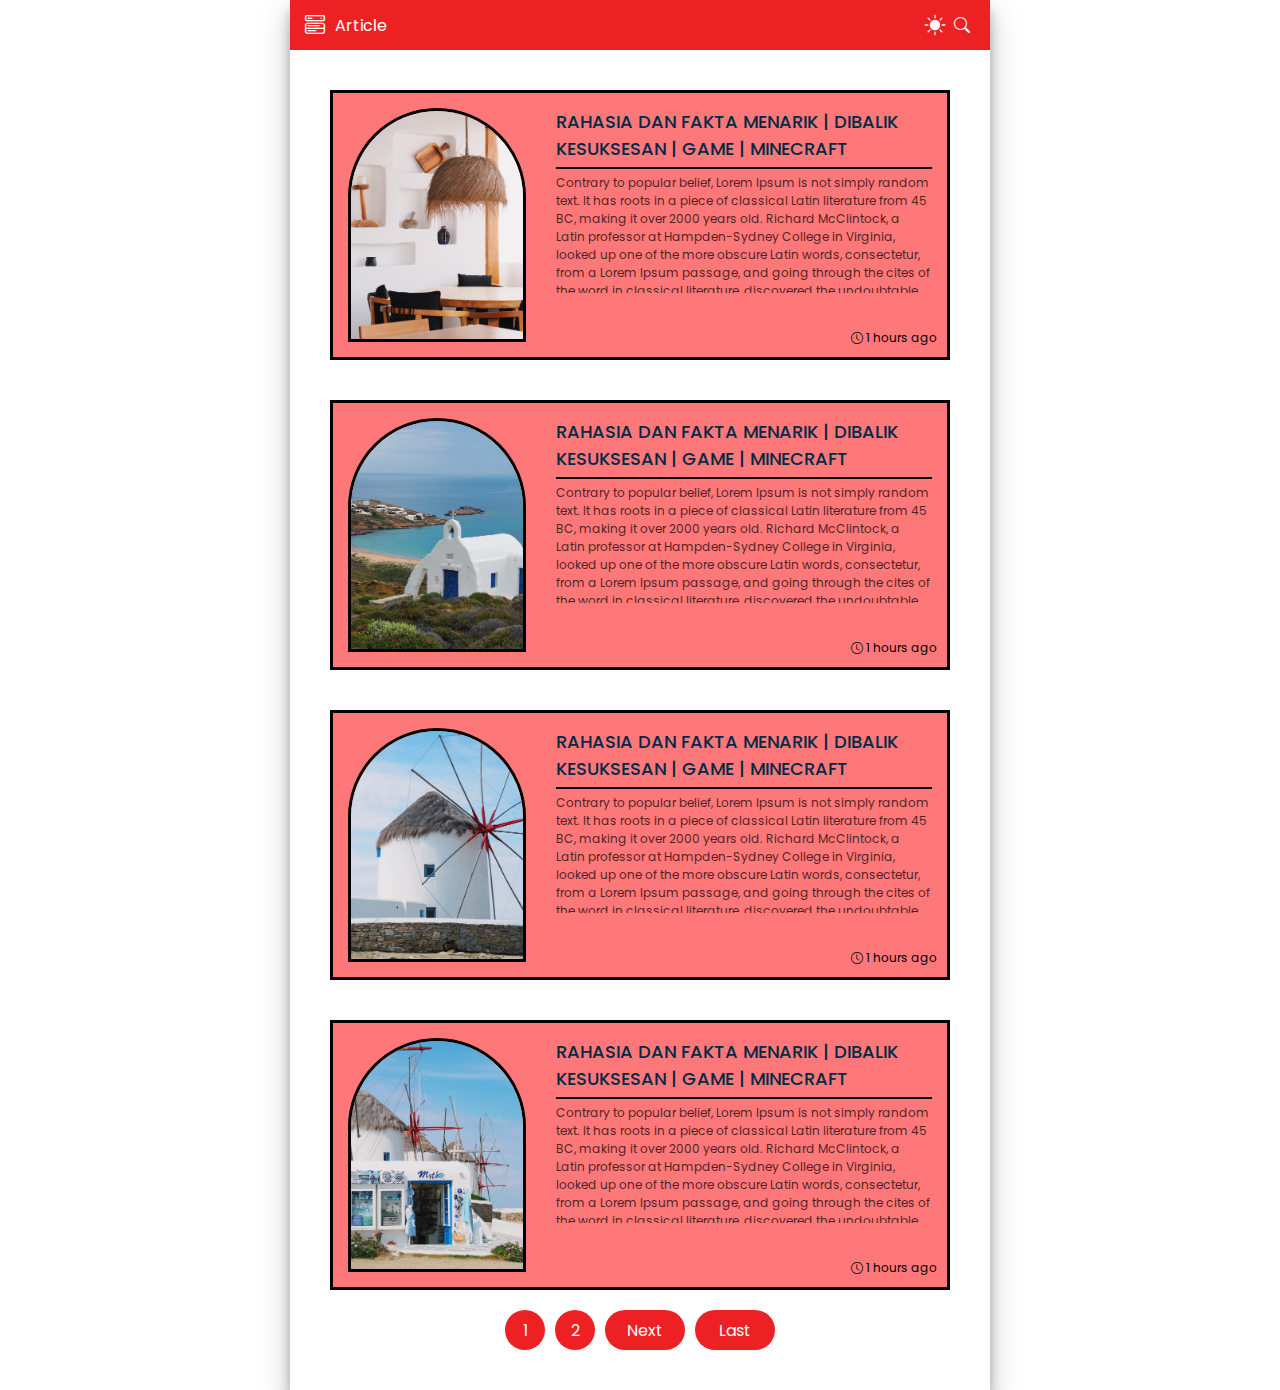
<file: article.html>
<!DOCTYPE html>
<html lang="en">
  <head>
    <meta charset="UTF-8" />
    <meta name="viewport" content="width=device-width, initial-scale=1.0" />
    <title>Article</title>
    <link id="theme-style" rel="stylesheet" href="style.css" />
    <!-- font Poppins -->
    <link rel="preconnect" href="https://fonts.googleapis.com" />
    <link rel="preconnect" href="https://fonts.gstatic.com" crossorigin />
    <link
      href="https://fonts.googleapis.com/css2?family=Poppins:ital,wght@0,400;0,500;0,800;1,700&display=swap"
      rel="stylesheet"
    />
    <!-- cdn bootstrap -->
    <link
      rel="stylesheet"
      href="https://cdn.jsdelivr.net/npm/bootstrap-icons@1.10.5/font/bootstrap-icons.css"
    />
  </head>
  <body>
    <div class="container">
      <div class="sidebar">
        <div class="sideb1">
          <img src="img/bgsb1.png" alt="" />
        </div>
        <div class="header-sidebar">
          <div class="close-menu">
            <i class="bi bi-x-lg"></i>
          </div>
          <a href="index.html"
            ><div class="header-item1">
              <img src="img/hey.jpg" alt="" /></div
          ></a>
          <div class="text-header-sidebar">
            <div class="logo">
              <!-- <img src="img/logo.png" alt="" /> -->
              <svg
                width="230"
                height="30"
                viewBox="0 0 230 30"
                fill="none"
                xmlns="http://www.w3.org/2000/svg"
              >
                <g transform="scale(1.2, 1.2)">
                  <path
                    d="M154.24 19.2702C153.962 18.9926 153.822 18.663 153.822 18.2686C153.822 17.8741 153.962 17.5342 154.24 17.2669C154.518 16.9892 154.847 16.8491 155.242 16.8491C155.636 16.8491 155.963 16.9892 156.243 17.2669C156.521 17.5342 156.661 17.8741 156.661 18.2686C156.661 18.663 156.521 18.99 156.243 19.2702C155.966 19.5505 155.636 19.688 155.242 19.688C154.847 19.688 154.52 19.5479 154.24 19.2702Z"
                    fill="#ED2024"
                  />
                  <path
                    d="M0 1.5568C0.708429 1.5568 1.31825 1.81111 1.81129 2.30415C2.30434 2.7972 2.55865 3.40701 2.55865 4.10247V17.1396C2.55865 17.8377 2.30434 18.4449 1.81129 18.938C1.31825 19.431 0.708429 19.6853 0 19.6853V1.5542V1.5568ZM12.0511 18.9795L6.93118 13.6079L9.60401 11.0492C10.123 10.5432 10.3773 10.1124 10.3903 9.75692C10.4033 9.40141 10.4033 9.21197 10.4033 9.199C10.4033 8.55285 10.1619 7.95601 9.69483 7.43701L5.14584 11.7317L3.29562 13.4937L8.43886 18.8912C8.95786 19.4102 9.38863 19.6645 9.73116 19.6775C10.0867 19.6905 10.2761 19.6905 10.2891 19.6905C10.9482 19.6905 11.5321 19.4492 12.0511 18.9821V18.9795Z"
                    fill="#010101"
                  />
                  <path
                    d="M11.763 24.9585C11.763 23.9698 12.2197 23.2095 13.1435 22.6905C13.512 22.501 13.9039 22.3998 14.3217 22.3998H17.9209C18.9225 22.3998 19.7711 22.0443 20.4666 21.3489C21.175 20.6508 21.5305 19.8022 21.5305 18.8032V18.5359C20.8714 19.0056 20.137 19.3455 19.3248 19.5376C18.8551 19.6517 18.388 19.701 17.9183 19.701C17.2202 19.701 16.5741 19.5998 15.9798 19.3845C15.6892 19.2962 15.3207 19.1302 14.864 18.8914C14.371 18.5748 13.9895 18.2972 13.7248 18.0429C13.1046 17.4486 12.6479 16.8128 12.3443 16.1667C12.0017 15.4323 11.8123 14.672 11.7734 13.8727C11.7604 13.7585 11.7604 11.5917 11.7604 7.37231C12.7491 7.37231 13.5094 7.842 14.0284 8.76582C14.2178 9.12133 14.3191 9.51317 14.3191 9.93096V13.7949C14.358 14.2879 14.4825 14.7446 14.7109 15.1884C14.9886 15.7333 15.383 16.1771 15.902 16.5196C16.4859 16.9374 17.1554 17.1398 17.9157 17.1398C18.4477 17.1398 18.9303 17.0386 19.3741 16.8362C19.6414 16.722 19.8438 16.6078 19.9813 16.4937C20.4121 16.203 20.7546 15.8345 21.0089 15.4038C21.2866 14.9341 21.4526 14.454 21.5019 13.935C21.5149 13.8078 21.5279 12.4766 21.5279 9.93096C21.5279 9.51317 21.6161 9.12133 21.8056 8.76582C22.3246 7.842 23.0849 7.37231 24.0736 7.37231V18.8006C24.0736 20.4977 23.4793 21.9431 22.2753 23.1472C21.0712 24.3512 19.6258 24.9585 17.9157 24.9585H11.7578H11.763Z"
                    fill="#010101"
                  />
                  <path
                    d="M26.3103 18.9407C25.8173 18.4477 25.563 17.8379 25.563 17.1424V0C26.261 0 26.8683 0.254309 27.3613 0.747354C27.8544 1.2404 28.1087 1.85022 28.1087 2.55865V19.6907C27.4106 19.6907 26.8034 19.4364 26.3103 18.9433V18.9407Z"
                    fill="#010101"
                  />
                  <path
                    d="M29.5957 5.09133C29.5957 4.39328 29.85 3.78605 30.3431 3.29301C30.8491 2.79996 31.4589 2.54565 32.1543 2.54565V3.40719C32.1543 4.10524 31.9 4.71246 31.407 5.2055C30.9139 5.69855 30.3041 5.95287 29.5957 5.95287V5.09133ZM29.5957 9.91798C29.5957 9.21993 29.85 8.61271 30.3431 8.11967C30.8491 7.62662 31.4589 7.37231 32.1543 7.37231V17.1294C32.1543 17.8378 31.9 18.4477 31.407 18.9407C30.9139 19.4338 30.3041 19.6881 29.5957 19.6881V9.91798Z"
                    fill="#010101"
                  />
                  <path
                    d="M43.6891 18.3075C43.4997 17.952 43.4114 17.5602 43.4114 17.1424V13.5302C43.4114 12.5285 43.0559 11.68 42.3475 10.9845C41.6495 10.2761 40.8009 9.92058 39.8018 9.92058C38.8028 9.92058 37.9516 10.2761 37.2562 10.9845C36.5581 11.6826 36.2052 12.5311 36.2052 13.5302C36.2052 14.5293 36.5607 15.3804 37.2562 16.0888C37.9542 16.7869 38.8028 17.1398 39.8018 17.1398H40.8528C41.9038 17.1398 42.6771 17.6458 43.1961 18.6734C43.3362 18.99 43.4114 19.3196 43.4114 19.6881H39.7992C37.7466 19.6881 36.0858 18.8395 34.8065 17.1424C34.0332 16.0785 33.6414 14.8744 33.6414 13.5302C33.6414 11.8201 34.2356 10.3747 35.4397 9.17063C36.6437 7.96656 38.0995 7.37231 39.7992 7.37231H40.1158C40.3312 7.38529 40.5596 7.41123 40.7749 7.44756C41.0656 7.48649 41.2939 7.5358 41.4834 7.60067C41.7247 7.66295 41.9401 7.7408 42.1425 7.82903C42.5862 8.01847 42.9911 8.24683 43.3725 8.51411L43.4114 8.54005C43.6787 8.72949 43.9175 8.94487 44.1588 9.17323C45.3629 10.3773 45.9571 11.8227 45.9571 13.5328V19.6907C44.9684 19.6907 44.2081 19.234 43.6891 18.3101V18.3075Z"
                    fill="#010101"
                  />
                  <path
                    d="M57.9588 18.9407C57.4658 18.4477 57.2115 17.8379 57.2115 17.1424V13.5302C57.2115 12.5156 56.856 11.667 56.1346 10.9715C55.4132 10.2761 54.5387 9.93355 53.5111 9.93355H53.4721C52.4705 9.99583 51.6349 10.3773 50.9758 11.0857C50.3166 11.7942 49.9871 12.6453 49.9871 13.621V17.1424C49.9871 17.8405 49.7328 18.4477 49.2397 18.9407C48.7467 19.4338 48.1369 19.6881 47.4414 19.6881V7.37231C48.1395 7.37231 48.7467 7.62662 49.2397 8.11967C49.4292 8.3091 49.5823 8.51151 49.7094 8.75284C50.8253 7.82903 52.1176 7.37231 53.5993 7.37231C55.2964 7.37231 56.7418 7.97953 57.9459 9.1836C59.1499 10.3877 59.7572 11.8331 59.7572 13.5302V19.6881C59.0591 19.6881 58.4519 19.4338 57.9588 18.9407Z"
                    fill="#010101"
                  />
                  <path
                    d="M81.5161 18.9408C81.023 18.4478 80.7687 17.8379 80.7687 17.1425V13.5303C80.7687 12.5027 80.4132 11.6541 79.6918 10.9716C78.9834 10.2736 78.1089 9.93364 77.0683 9.93364H77.0294C76.0666 9.99592 75.2674 10.3514 74.6212 11.0106C73.9881 11.6567 73.6326 12.4689 73.5703 13.4317C73.5573 13.4939 73.5573 15.5855 73.5573 19.6907C72.8359 19.6778 72.2391 19.4235 71.746 18.9304C71.253 18.4374 71.0116 17.8405 71.0116 17.1451V13.3694C70.9364 12.3677 70.5549 11.5451 69.8595 10.899C69.1744 10.2528 68.3388 9.93624 67.3501 9.93624H67.2749C66.2732 9.99852 65.4506 10.38 64.7915 11.0884C64.1324 11.7968 63.8028 12.648 63.8028 13.6237V17.1451C63.8028 17.8431 63.5485 18.4504 63.0554 18.9434C62.5624 19.4365 61.9526 19.6907 61.2441 19.6907V7.375C61.9526 7.375 62.5624 7.62931 63.0554 8.12235C63.2449 8.31179 63.398 8.5142 63.5251 8.75553C64.641 7.83172 65.9333 7.375 67.415 7.375C69.4053 7.375 71.0272 8.17425 72.2936 9.77016C73.5599 8.17425 75.1818 7.375 77.1721 7.375C78.8692 7.375 80.3146 7.98222 81.5187 9.18629C82.7228 10.3904 83.33 11.8358 83.33 13.5329V19.6907C82.6216 19.6907 82.0117 19.4365 81.5187 18.9434L81.5161 18.9408Z"
                    fill="#010101"
                  />
                  <path
                    d="M87.3729 19.688C87.3729 19.3195 87.4351 18.9899 87.5753 18.6733C88.0943 17.6457 88.8676 17.1397 89.9185 17.1397H90.9695C91.9711 17.1397 92.8197 16.7842 93.5152 16.0888C94.2106 15.3933 94.5791 14.5292 94.5791 13.5301C94.5791 12.531 94.2236 11.6799 93.5152 10.9844C92.8171 10.276 91.9686 9.9205 90.9695 9.9205C89.9704 9.9205 89.1193 10.276 88.4238 10.9844C87.7258 11.6825 87.3729 12.531 87.3729 13.5301V17.1423C87.3729 17.5601 87.2716 17.952 87.0822 18.3075C86.5632 19.2313 85.8029 19.688 84.8142 19.688V1.55688C85.5226 1.55688 86.1325 1.81119 86.6255 2.30424C87.1185 2.79728 87.3729 3.4071 87.3729 4.10256V8.53737L87.3988 8.51143C87.6531 8.32199 87.9178 8.16889 88.1981 8.02876C89.1478 7.5461 89.7317 7.45786 90.492 7.3826C90.6321 7.36963 90.7827 7.36963 90.9747 7.36963C92.6848 7.36963 94.1302 7.96388 95.3342 9.16795C96.5383 10.372 97.1326 11.8174 97.1326 13.5275C97.1326 14.8717 96.7537 16.0732 95.9804 17.1397C94.7011 18.8368 93.0403 19.6854 90.9747 19.6854H87.3754L87.3729 19.688Z"
                    fill="#010101"
                  />
                  <path
                    d="M108.665 18.3075C108.475 17.952 108.387 17.5602 108.387 17.1424V13.5302C108.387 12.5285 108.032 11.68 107.323 10.9845C106.625 10.2761 105.776 9.92058 104.777 9.92058C103.778 9.92058 102.927 10.2761 102.232 10.9845C101.534 11.6826 101.181 12.5311 101.181 13.5302C101.181 14.5293 101.536 15.3804 102.232 16.0888C102.93 16.7869 103.778 17.1398 104.777 17.1398H105.828C106.879 17.1398 107.653 17.6458 108.172 18.6734C108.312 18.99 108.387 19.3196 108.387 19.6881H104.775C102.722 19.6881 101.061 18.8395 99.7821 17.1424C99.0088 16.0785 98.6169 14.8744 98.6169 13.5302C98.6169 11.8201 99.2112 10.3747 100.415 9.17063C101.619 7.96656 103.075 7.37231 104.775 7.37231H105.091C105.307 7.38529 105.535 7.41123 105.751 7.44756C106.041 7.48649 106.27 7.5358 106.459 7.60067C106.7 7.66295 106.916 7.7408 107.118 7.82903C107.562 8.01847 107.967 8.24683 108.348 8.51411L108.387 8.54005C108.654 8.72949 108.893 8.94487 109.134 9.17323C110.338 10.3773 110.933 11.8227 110.933 13.5328V19.6907C109.944 19.6907 109.184 19.234 108.665 18.3101V18.3075Z"
                    fill="#010101"
                  />
                  <path
                    d="M112.417 13.5302C112.417 11.8201 113.011 10.3747 114.215 9.17063C115.419 7.96656 116.875 7.37231 118.575 7.37231C120.275 7.37231 121.73 7.96656 122.934 9.17063C124.138 10.3747 124.733 11.8201 124.733 13.5302C124.733 15.2403 124.138 16.6857 122.934 17.8898C122.236 18.5748 121.427 19.0809 120.477 19.3974C119.87 19.5869 119.234 19.6881 118.577 19.6881H115.689C115.702 18.9796 115.944 18.3698 116.437 17.8768C116.93 17.3837 117.539 17.1294 118.248 17.1294H118.577C119.579 17.1294 120.428 16.7739 121.123 16.0785C121.819 15.383 122.174 14.5319 122.174 13.5328C122.174 12.5337 121.819 11.6826 121.123 10.9871C120.425 10.2787 119.577 9.92318 118.577 9.92318C117.578 9.92318 116.727 10.2787 116.032 10.9871C115.334 11.6852 114.981 12.5337 114.981 13.5328V22.4543C114.981 23.1524 114.727 23.7596 114.233 24.2526C113.74 24.7457 113.131 25 112.422 25V13.5328L112.417 13.5302Z"
                    fill="#010101"
                  />
                  <path
                    d="M126.22 13.5302C126.22 11.8201 126.814 10.3747 128.018 9.17063C129.222 7.96656 130.678 7.37231 132.378 7.37231C134.077 7.37231 135.533 7.96656 136.737 9.17063C137.941 10.3747 138.535 11.8201 138.535 13.5302C138.535 15.2403 137.941 16.6857 136.737 17.8898C136.039 18.5748 135.229 19.0809 134.28 19.3974C133.672 19.5869 133.037 19.6881 132.38 19.6881H129.492C129.505 18.9796 129.746 18.3698 130.239 17.8768C130.732 17.3837 131.342 17.1294 132.051 17.1294H132.38C133.382 17.1294 134.23 16.7739 134.926 16.0785C135.621 15.383 135.977 14.5319 135.977 13.5328C135.977 12.5337 135.621 11.6826 134.926 10.9871C134.228 10.2787 133.379 9.92318 132.38 9.92318C131.381 9.92318 130.53 10.2787 129.835 10.9871C129.136 11.6852 128.784 12.5337 128.784 13.5328V22.4543C128.784 23.1524 128.529 23.7596 128.036 24.2526C127.543 24.7457 126.933 25 126.225 25V13.5328L126.22 13.5302Z"
                    fill="#010101"
                  />
                  <path
                    d="M146.178 19.6881C144.481 19.6881 143.022 19.0938 141.818 17.8898C140.614 16.6857 140.02 15.2299 140.02 13.5302C140.02 11.8305 140.614 10.3747 141.818 9.17063C143.022 7.96656 144.478 7.37231 146.178 7.37231C147.877 7.37231 149.333 7.96656 150.537 9.17063C151.386 10.0192 151.944 11.0468 152.211 12.2509C152.299 12.6687 152.338 13.0864 152.338 13.5302C152.338 13.9739 152.299 14.3917 152.211 14.7965H143.214C143.214 14.0985 143.468 13.4913 143.962 12.9982C144.455 12.5052 145.064 12.2509 145.76 12.2509H149.549C149.359 11.7578 149.092 11.3374 148.726 10.9715C148.028 10.2735 147.179 9.92058 146.18 9.92058C145.181 9.92058 144.33 10.2761 143.635 10.9845C142.937 11.6826 142.584 12.5311 142.584 13.5302C142.584 14.5293 142.939 15.3804 143.635 16.0759C144.33 16.7713 145.181 17.1268 146.18 17.1268H148.614C149.349 17.1268 149.969 17.3941 150.478 17.9365C150.934 18.4295 151.163 19.0134 151.163 19.6855H146.183L146.178 19.6881Z"
                    fill="#010101"
                  />
                  <path
                    d="M160.704 19.688C160.704 19.3195 160.766 18.9899 160.907 18.6733C161.426 17.6457 162.199 17.1397 163.25 17.1397H164.301C165.302 17.1397 166.151 16.7842 166.846 16.0888C167.542 15.3933 167.91 14.5292 167.91 13.5301C167.91 12.531 167.555 11.6799 166.846 10.9844C166.148 10.276 165.3 9.9205 164.301 9.9205C163.302 9.9205 162.451 10.276 161.755 10.9844C161.057 11.6825 160.704 12.531 160.704 13.5301V17.1423C160.704 17.5601 160.603 17.952 160.414 18.3075C159.895 19.2313 159.134 19.688 158.146 19.688V1.55688C158.854 1.55688 159.464 1.81119 159.957 2.30424C160.45 2.79728 160.704 3.4071 160.704 4.10256V8.53737L160.73 8.51143C160.984 8.32199 161.249 8.16889 161.529 8.02876C162.479 7.5461 163.063 7.45786 163.823 7.3826C163.963 7.36963 164.114 7.36963 164.306 7.36963C166.016 7.36963 167.461 7.96388 168.666 9.16795C169.87 10.372 170.464 11.8174 170.464 13.5275C170.464 14.8717 170.085 16.0732 169.312 17.1397C168.032 18.8368 166.372 19.6854 164.306 19.6854H160.707L160.704 19.688Z"
                    fill="#ED2024"
                  />
                  <path
                    d="M171.946 5.09133C171.946 4.39328 172.2 3.78605 172.693 3.29301C173.199 2.79996 173.809 2.54565 174.504 2.54565V3.40719C174.504 4.10524 174.25 4.71246 173.757 5.2055C173.264 5.69855 172.654 5.95287 171.946 5.95287V5.09133ZM171.946 9.91798C171.946 9.21993 172.2 8.61271 172.693 8.11967C173.199 7.62662 173.809 7.37231 174.504 7.37231V17.1294C174.504 17.8378 174.25 18.4477 173.757 18.9407C173.264 19.4338 172.654 19.6881 171.946 19.6881V9.91798Z"
                    fill="#ED2024"
                  />
                  <path
                    d="M175.991 19.6881C175.991 19.2184 176.105 18.7876 176.347 18.3958L183.582 9.93096H178.576C177.867 9.93096 177.258 9.67665 176.765 9.1836C176.271 8.67758 176.017 8.06777 176.017 7.37231H188.499C188.499 7.94321 188.336 8.44923 188.006 8.89297L180.961 17.1424H185.927C186.636 17.1424 187.246 17.3967 187.739 17.8898C188.232 18.3828 188.486 18.9926 188.486 19.6881H175.994H175.991Z"
                    fill="#ED2024"
                  />
                </g>
              </svg>
            </div>
            <span>webmaster yang dapat di andalkan</span>
          </div>
        </div>
        <ul class="ul-sidebar">
          <a href="index.html"
            ><li data-content="home"><i class="bi bi-house"></i> Home</li></a
          >
          <a href="profile.html"
            ><li data-content="profile">
              <i class="bi bi-person-circle"></i> Profile
            </li></a
          >
          <a href="galery.html"
            ><li data-content="galery">
              <i class="bi bi-image"></i> Gallery
            </li></a
          >
          <a href="contack.html"
            ><li data-content="contack">
              <i class="bi bi-envelope"></i> Contact
            </li></a
          >
          <a href="article.html"
            ><li data-content="article">
              <i class="bi bi-journal"></i> Article
            </li></a
          >
          <a href="product.html"
            ><li data-content="product">
              <i class="bi bi-shop"></i> Product
            </li></a
          >
        </ul>
        <div class="con-sosmed-sidebar">
          <a href=""><i class="bi bi-facebook"></i></a>
          <a href=""><i class="bi bi-twitter"></i></a>
          <a href=""><i class="bi bi-google"></i></a>
          <a href=""><i class="bi bi-instagram"></i></a>
          <a href=""><i class="bi bi-youtube"></i></a>
        </div>
      </div>
      <div class="header-article">
        <div class="header1-article">
          <div class="menu">
            <i class="bi bi-menu-button-wide"></i>
          </div>
          <p>Article</p>
        </div>
        <div class="container-dark-mode">
          <input type="checkbox" class="checkboxInput" id="dark-mode-toggle" />
          <label for="dark-mode-toggle" class="toggleSwitch">
            <div class="speaker">
              <svg
                xmlns="http://www.w3.org/2000/svg"
                width="16"
                height="16"
                fill="currentColor"
                class="bi bi-brightness-high-fill"
                viewBox="0 0 16 16"
              >
                <path
                  d="M12 8a4 4 0 1 1-8 0 4 4 0 0 1 8 0zM8 0a.5.5 0 0 1 .5.5v2a.5.5 0 0 1-1 0v-2A.5.5 0 0 1 8 0zm0 13a.5.5 0 0 1 .5.5v2a.5.5 0 0 1-1 0v-2A.5.5 0 0 1 8 13zm8-5a.5.5 0 0 1-.5.5h-2a.5.5 0 0 1 0-1h2a.5.5 0 0 1 .5.5zM3 8a.5.5 0 0 1-.5.5h-2a.5.5 0 0 1 0-1h2A.5.5 0 0 1 3 8zm10.657-5.657a.5.5 0 0 1 0 .707l-1.414 1.415a.5.5 0 1 1-.707-.708l1.414-1.414a.5.5 0 0 1 .707 0zm-9.193 9.193a.5.5 0 0 1 0 .707L3.05 13.657a.5.5 0 0 1-.707-.707l1.414-1.414a.5.5 0 0 1 .707 0zm9.193 2.121a.5.5 0 0 1-.707 0l-1.414-1.414a.5.5 0 0 1 .707-.707l1.414 1.414a.5.5 0 0 1 0 .707zM4.464 4.465a.5.5 0 0 1-.707 0L2.343 3.05a.5.5 0 1 1 .707-.707l1.414 1.414a.5.5 0 0 1 0 .708z"
                />
              </svg>
            </div>
            <div class="mute-speaker">
              <svg
                xmlns="http://www.w3.org/2000/svg"
                width="16"
                height="16"
                fill="currentColor"
                class="bi bi-moon-fill"
                viewBox="0 0 16 16"
              >
                <path
                  d="M6 .278a.768.768 0 0 1 .08.858 7.208 7.208 0 0 0-.878 3.46c0 4.021 3.278 7.277 7.318 7.277.527 0 1.04-.055 1.533-.16a.787.787 0 0 1 .81.316.733.733 0 0 1-.031.893A8.349 8.349 0 0 1 8.344 16C3.734 16 0 12.286 0 7.71 0 4.266 2.114 1.312 5.124.06A.752.752 0 0 1 6 .278z"
                />
              </svg>
            </div>
          </label>
        </div>
        <div class="header2-article">
          <div class="con-search-article">
            <i class="bi bi-search tombol-search"></i>
          </div>
          <!-- <div class="con-menu-article">
            <i class="bi bi-three-dots-vertical"></i>
          </div> -->
        </div>
      </div>
      <div class="container-article">
        <div class="box-search">
          <div class="container-box-search">
            <div class="searching-box">
              <i class="bi bi-search"></i>
              <input type="search" name="" id="" placeholder="Search Here..." />
            </div>
            <button type="submit">Cari</button>
          </div>
        </div>
        <div class="bg-article1">
          <!-- <svg
            width="700"
            height="100"
            viewBox="0 0 700 100"
            fill="none"
            xmlns="http://www.w3.org/2000/svg"
          >
            <g transform="scale(2.1774, 1.5)">
              <path
                d="M322 59.8451V-147H-1.84856V57.0348C-1.94787 57.0252 -2 57.0204 -2 57.0204C-1.95034 57.0324 -1.89821 57.042 -1.84856 57.054C0.733513 57.6329 3.45958 58.1805 6.3222 58.6825C6.77158 58.7594 7.22344 58.8386 7.67779 58.9155C9.50013 59.2205 11.3771 59.5088 13.3062 59.7778C13.7879 59.8451 14.272 59.9099 14.7611 59.9747C15.2502 60.0396 15.7418 60.1021 16.2383 60.1645C16.7324 60.227 17.229 60.287 17.728 60.347H17.7305C18.232 60.4047 18.736 60.4623 19.2425 60.52C20.2554 60.6329 21.2833 60.7409 22.3261 60.8418C23.3639 60.9451 24.414 61.0388 25.4767 61.1277C26.008 61.1709 26.5418 61.2141 27.0806 61.2573H27.083C27.8874 61.3174 28.6993 61.3775 29.5186 61.4327H29.5236C30.3404 61.488 31.1672 61.5384 31.9989 61.5864H32.0038C35.3357 61.7762 38.7718 61.9059 42.3048 61.9635C42.3073 61.9611 42.3073 61.9635 42.3098 61.9635C43.6132 61.9851 44.9266 61.9971 46.2574 61.9996C47.5857 62.002 48.9288 61.9947 50.2819 61.9779C51.0665 61.9659 51.8535 61.9539 52.648 61.9371C54.2345 61.9059 55.8359 61.8578 57.4546 61.793C57.8593 61.7762 58.2665 61.7593 58.6737 61.7425C59.4855 61.7065 60.3048 61.6681 61.1266 61.6272C61.9484 61.5864 62.7752 61.5408 63.6044 61.4879C64.4436 61.4375 65.2902 61.3823 66.1418 61.3246C66.9685 61.267 67.7978 61.2069 68.6295 61.1421C69.3942 61.0844 70.1639 61.0196 70.936 60.9523C71.0527 60.9427 71.1669 60.9331 71.2836 60.9235C71.6758 60.8899 72.0681 60.8538 72.4604 60.8178C72.8899 60.7794 73.3194 60.7385 73.749 60.6977C74.1785 60.6569 74.6105 60.616 75.0425 60.5728C75.4745 60.5296 75.9089 60.484 76.3434 60.4407C77.6444 60.3062 78.9553 60.1597 80.2737 60.0036C81.1525 59.9003 82.0364 59.7946 82.9227 59.6817C83.4466 59.6169 83.973 59.5472 84.4993 59.4776C85.1746 59.3911 85.8524 59.2998 86.5327 59.2037C87.1782 59.1149 87.8287 59.0212 88.4816 58.9275C88.859 58.8723 89.2364 58.817 89.6163 58.7594C90.1824 58.6777 90.7484 58.5913 91.3194 58.5024C92.1189 58.3775 92.9208 58.2502 93.7252 58.1205C93.7376 58.1181 93.7501 58.1157 93.7625 58.1157C94.6637 57.9692 95.5675 57.8178 96.4761 57.6593C96.9379 57.5801 97.3972 57.5008 97.859 57.4191C98.2935 57.3423 98.7255 57.2654 99.16 57.1862C100.58 56.9316 102.008 56.6625 103.44 56.3815C103.91 56.2903 104.379 56.199 104.848 56.1029C105.198 56.0332 105.551 55.9636 105.903 55.8915C106.574 55.7546 107.246 55.6153 107.922 55.4736C108.773 55.2959 109.627 55.1109 110.484 54.926C111.447 54.7146 112.415 54.4984 113.386 54.2751C113.823 54.1766 114.258 54.0757 114.695 53.9748C114.777 53.9556 114.861 53.9364 114.945 53.9148C115.385 53.8139 115.827 53.7082 116.269 53.6025C116.75 53.4896 117.232 53.3719 117.716 53.2543C118.493 53.0669 119.27 52.8748 120.05 52.6802C120.725 52.5097 121.406 52.3367 122.083 52.1614C122.518 52.0509 122.955 51.938 123.389 51.8227C123.503 51.7939 123.618 51.7627 123.732 51.7339C124.099 51.6378 124.467 51.5393 124.834 51.4408C124.958 51.4072 125.085 51.376 125.209 51.3424C125.636 51.2271 126.063 51.1118 126.49 50.9941C127.528 50.713 128.568 50.4224 129.614 50.127C130.16 49.9733 130.706 49.8172 131.255 49.6586C131.642 49.5457 132.029 49.4328 132.419 49.32C132.744 49.2239 133.07 49.1302 133.397 49.0317C133.854 48.8972 134.313 48.7603 134.773 48.621C135.001 48.5537 135.232 48.4841 135.463 48.412C135.89 48.2847 136.317 48.155 136.744 48.0229C137.342 47.8404 137.941 47.6531 138.539 47.4657C139.738 47.091 140.94 46.7067 142.146 46.3128C142.735 46.1206 143.323 45.9285 143.914 45.7315C143.932 45.7267 143.951 45.7195 143.969 45.7147C144.57 45.513 145.17 45.3112 145.774 45.107C146.345 44.9149 146.916 44.7203 147.487 44.5234C147.549 44.5042 147.611 44.4826 147.673 44.4585C147.919 44.3745 148.162 44.2904 148.408 44.2039C148.408 44.2039 148.41 44.2039 148.41 44.2015C149.356 43.8773 150.305 43.541 151.253 43.2023C232.278 14.25 285.598 40.5963 321.997 59.8451H322Z"
                fill="#002A46"
              />
            </g>
          </svg> -->
        </div>
        <div class="bg-article2">
          <!-- <svg
            width="130"
            height="80"
            viewBox="0 0 130 80"
            fill="none"
            xmlns="http://www.w3.org/2000/svg"
          >
            <g transform="scale(2.1000, 1.8)">
              <path
                d="M-15.3059 38.1999C-18.5681 59.297 -4.11013 79.044 16.9869 82.3063C38.0839 85.5685 57.831 71.1105 61.0932 50.0135C64.3554 28.9165 49.8975 9.16941 28.8005 5.90719C7.70343 2.64496 -12.0436 17.1029 -15.3059 38.1999Z"
                stroke="url(#paint0_linear_487_476)"
                stroke-width="1.66"
                stroke-miterlimit="10"
              />
              <path
                d="M-5.90979 37.7953C-9.3804 53.6863 0.688304 69.382 16.5793 72.8526C32.4703 76.3232 48.166 66.2545 51.6366 50.3635C55.1072 34.4725 45.0385 18.7768 29.1475 15.3062C13.2565 11.8356 -2.43918 21.9043 -5.90979 37.7953Z"
                stroke="url(#paint1_linear_487_476)"
                stroke-width="1.66"
                stroke-miterlimit="10"
              />
              <path
                d="M11.1692 27.5591C2.04773 34.0222 -0.107241 46.6559 6.35587 55.7774C12.819 64.8988 25.4527 67.0538 34.5742 60.5907C43.6956 54.1276 45.8506 41.4938 39.3875 32.3724C32.9244 23.251 20.2906 21.0959 11.1692 27.5591Z"
                stroke="url(#paint2_linear_487_476)"
                stroke-width="1.66"
                stroke-miterlimit="10"
              />
              <path
                d="M14.3904 36.9462C10.4738 41.6187 11.0867 48.5816 15.7593 52.4982C20.4318 56.4148 27.3947 55.8019 31.3113 51.1294C35.2278 46.4568 34.615 39.4939 29.9424 35.5774C25.2699 31.6608 18.307 32.2736 14.3904 36.9462Z"
                stroke="url(#paint3_linear_487_476)"
                stroke-width="1.66"
                stroke-miterlimit="10"
              />
            </g>
            <defs>
              <linearGradient
                id="paint0_linear_487_476"
                x1="0.0904639"
                y1="12.0643"
                x2="45.6922"
                y2="76.0664"
                gradientUnits="userSpaceOnUse"
              >
                <stop stop-color="#002A46" />
                <stop offset="0.24" stop-color="#0B466D" stop-opacity="0.68" />
                <stop offset="0.44" stop-color="#23638E" stop-opacity="0.44" />
                <stop offset="0.62" stop-color="#23638E" stop-opacity="0.25" />
                <stop offset="0.78" stop-color="#5396C2" stop-opacity="0.11" />
                <stop offset="0.91" stop-color="#5396C2" stop-opacity="0.03" />
                <stop offset="1" stop-color="#5396C2" stop-opacity="0" />
              </linearGradient>
              <linearGradient
                id="paint1_linear_487_476"
                x1="5.38898"
                y1="19.5869"
                x2="40.3026"
                y2="68.6063"
                gradientUnits="userSpaceOnUse"
              >
                <stop stop-color="#002A46" />
                <stop offset="0.24" stop-color="#0B466D" stop-opacity="0.68" />
                <stop offset="0.44" stop-color="#23638E" stop-opacity="0.44" />
                <stop offset="0.62" stop-color="#23638E" stop-opacity="0.25" />
                <stop offset="0.78" stop-color="#5396C2" stop-opacity="0.11" />
                <stop offset="0.91" stop-color="#5396C2" stop-opacity="0.03" />
                <stop offset="1" stop-color="#5396C2" stop-opacity="0" />
              </linearGradient>
              <linearGradient
                id="paint2_linear_487_476"
                x1="10.7388"
                y1="27.0718"
                x2="34.9755"
                y2="61.1007"
                gradientUnits="userSpaceOnUse"
              >
                <stop stop-color="#002A46" />
                <stop offset="0.24" stop-color="#0B466D" stop-opacity="0.68" />
                <stop offset="0.44" stop-color="#23638E" stop-opacity="0.44" />
                <stop offset="0.62" stop-color="#23638E" stop-opacity="0.25" />
                <stop offset="0.78" stop-color="#5396C2" stop-opacity="0.11" />
                <stop offset="0.91" stop-color="#5396C2" stop-opacity="0.03" />
                <stop offset="1" stop-color="#5396C2" stop-opacity="0" />
              </linearGradient>
              <linearGradient
                id="paint3_linear_487_476"
                x1="16.5896"
                y1="34.1283"
                x2="29.4028"
                y2="52.1183"
                gradientUnits="userSpaceOnUse"
              >
                <stop stop-color="#002A46" />
                <stop offset="0.24" stop-color="#0B466D" stop-opacity="0.68" />
                <stop offset="0.44" stop-color="#23638E" stop-opacity="0.44" />
                <stop offset="0.62" stop-color="#23638E" stop-opacity="0.25" />
                <stop offset="0.78" stop-color="#5396C2" stop-opacity="0.11" />
                <stop offset="0.91" stop-color="#5396C2" stop-opacity="0.03" />
                <stop offset="1" stop-color="#5396C2" stop-opacity="0" />
              </linearGradient>
            </defs>
          </svg> -->
        </div>
        <div class="bg-article3">
          <!-- <svg
            width="130"
            height="50"
            viewBox="0 0 47 50"
            fill="none"
            xmlns="http://www.w3.org/2000/svg"
          >
            <g transform="scale(2.1874, 1.7)">
              <path
                d="M-2.97509e-07 21.6122L0 28.4185L48.4377 28.4185L48.4377 21.6122L-2.97509e-07 21.6122Z"
                fill="#6CADDF"
              />
              <path
                d="M-2.97509e-07 10.8061L0 17.6123L48.4377 17.6123L48.4377 10.8061L-2.97509e-07 10.8061Z"
                fill="#6CADDF"
              />
              <path
                d="M-2.97509e-07 -5.76973e-05L0 6.80615L48.4377 6.80615L48.4377 -5.98146e-05L-2.97509e-07 -5.76973e-05Z"
                fill="#6CADDF"
              />
            </g>
          </svg> -->
        </div>
        <div class="container-article-2">
          <a href="detail-article.html">
            <div class="con2-article">
              <div class="con-image-article">
                <img src="img/1.jpg" alt="" />
              </div>
              <div class="con2-isi-article">
                <div class="con2-isi-article2">
                  <p>
                    RAHASIA DAN FAKTA MENARIK | DIBALIK KESUKSESAN | GAME |
                    MINECRAFT
                  </p>
                  <span
                    >Contrary to popular belief, Lorem Ipsum is not simply
                    random text. It has roots in a piece of classical Latin
                    literature from 45 BC, making it over 2000 years old.
                    Richard McClintock, a Latin professor at Hampden-Sydney
                    College in Virginia, looked up one of the more obscure Latin
                    words, consectetur, from a Lorem Ipsum passage, and going
                    through the cites of the word in classical literature,
                    discovered the undoubtable source. Lorem Ipsum comes from
                    sections 1.10.32 and 1.10.33 of "de Finibus Bonorum et
                    Malorum" (The Extremes of Good and Evil) by Cicero, written
                    in 45 BC. This book is a treatise on the theory of ethics,
                    very popular during the Renaissance. The first line of Lorem
                    Ipsum, "Lorem ipsum dolor sit amet..", comes from a line in
                    section 1.10.32.</span
                  >
                  <p><i class="bi bi-clock"></i> 1 hours ago</p>
                </div>
              </div>
            </div>
          </a>
          <a href="detail-article.html">
            <div class="con2-article">
              <div class="con-image-article">
                <img src="img/2.jpg" alt="" />
              </div>
              <div class="con2-isi-article">
                <div class="con2-isi-article2">
                  <p>
                    RAHASIA DAN FAKTA MENARIK | DIBALIK KESUKSESAN | GAME |
                    MINECRAFT
                  </p>
                  <span
                    >Contrary to popular belief, Lorem Ipsum is not simply
                    random text. It has roots in a piece of classical Latin
                    literature from 45 BC, making it over 2000 years old.
                    Richard McClintock, a Latin professor at Hampden-Sydney
                    College in Virginia, looked up one of the more obscure Latin
                    words, consectetur, from a Lorem Ipsum passage, and going
                    through the cites of the word in classical literature,
                    discovered the undoubtable source. Lorem Ipsum comes from
                    sections 1.10.32 and 1.10.33 of "de Finibus Bonorum et
                    Malorum" (The Extremes of Good and Evil) by Cicero, written
                    in 45 BC. This book is a treatise on the theory of ethics,
                    very popular during the Renaissance. The first line of Lorem
                    Ipsum, "Lorem ipsum dolor sit amet..", comes from a line in
                    section 1.10.32.</span
                  >
                  <p><i class="bi bi-clock"></i> 1 hours ago</p>
                </div>
              </div>
            </div>
          </a>
          <a href="detail-article.html">
            <div class="con2-article">
              <div class="con-image-article">
                <img src="img/3.jpg" alt="" />
              </div>
              <div class="con2-isi-article">
                <div class="con2-isi-article2">
                  <p>
                    RAHASIA DAN FAKTA MENARIK | DIBALIK KESUKSESAN | GAME |
                    MINECRAFT
                  </p>
                  <span
                    >Contrary to popular belief, Lorem Ipsum is not simply
                    random text. It has roots in a piece of classical Latin
                    literature from 45 BC, making it over 2000 years old.
                    Richard McClintock, a Latin professor at Hampden-Sydney
                    College in Virginia, looked up one of the more obscure Latin
                    words, consectetur, from a Lorem Ipsum passage, and going
                    through the cites of the word in classical literature,
                    discovered the undoubtable source. Lorem Ipsum comes from
                    sections 1.10.32 and 1.10.33 of "de Finibus Bonorum et
                    Malorum" (The Extremes of Good and Evil) by Cicero, written
                    in 45 BC. This book is a treatise on the theory of ethics,
                    very popular during the Renaissance. The first line of Lorem
                    Ipsum, "Lorem ipsum dolor sit amet..", comes from a line in
                    section 1.10.32.</span
                  >
                  <p><i class="bi bi-clock"></i> 1 hours ago</p>
                </div>
              </div>
            </div>
          </a>
          <a href="detail-article.html">
            <div class="con2-article">
              <div class="con-image-article">
                <img src="img/4.jpg" alt="" />
              </div>
              <div class="con2-isi-article">
                <div class="con2-isi-article2">
                  <p>
                    RAHASIA DAN FAKTA MENARIK | DIBALIK KESUKSESAN | GAME |
                    MINECRAFT
                  </p>
                  <span
                    >Contrary to popular belief, Lorem Ipsum is not simply
                    random text. It has roots in a piece of classical Latin
                    literature from 45 BC, making it over 2000 years old.
                    Richard McClintock, a Latin professor at Hampden-Sydney
                    College in Virginia, looked up one of the more obscure Latin
                    words, consectetur, from a Lorem Ipsum passage, and going
                    through the cites of the word in classical literature,
                    discovered the undoubtable source. Lorem Ipsum comes from
                    sections 1.10.32 and 1.10.33 of "de Finibus Bonorum et
                    Malorum" (The Extremes of Good and Evil) by Cicero, written
                    in 45 BC. This book is a treatise on the theory of ethics,
                    very popular during the Renaissance. The first line of Lorem
                    Ipsum, "Lorem ipsum dolor sit amet..", comes from a line in
                    section 1.10.32.</span
                  >
                  <p><i class="bi bi-clock"></i> 1 hours ago</p>
                </div>
              </div>
            </div>
          </a>
        </div>
        <div class="container-nextpage-article">
          <div class="nexts-article">1</div>
          <div class="nexts-article">2</div>
          <div class="next-article">Next</div>
          <div class="last-article">Last</div>
        </div>
      </div>
    </div>
    <script>
      const TombolSearch = document.querySelector(".tombol-search");
      const BoxSearch = document.querySelector(".box-search");
      const ContainerSearch = document.querySelector(".container-box-search");

      function tampilkanBoxSearch() {
        BoxSearch.style.display = "block";
      }

      function sembunyikanBoxSearch() {
        BoxSearch.style.display = "none";
      }

      function tanganiKlikDiLuar(e) {
        if (!ContainerSearch.contains(e.target)) {
          sembunyikanBoxSearch();
          document.removeEventListener("click", tanganiKlikDiLuar);
        }
      }

      TombolSearch.addEventListener("click", (e) => {
        tampilkanBoxSearch();
        document.addEventListener("click", tanganiKlikDiLuar);
        e.stopPropagation();
      });

      BoxSearch.style.display = "none";
    </script>
    <script>
      const header = document.querySelector(".header-article");

      window.addEventListener("scroll", () => {
        const scrollY = window.scrollY;

        if (scrollY >= 200) {
          header.classList.add("sticky");
        } else {
          header.classList.remove("sticky");
        }
      });
    </script>
    <script src="script.js"></script>
  </body>
</html>
</file>
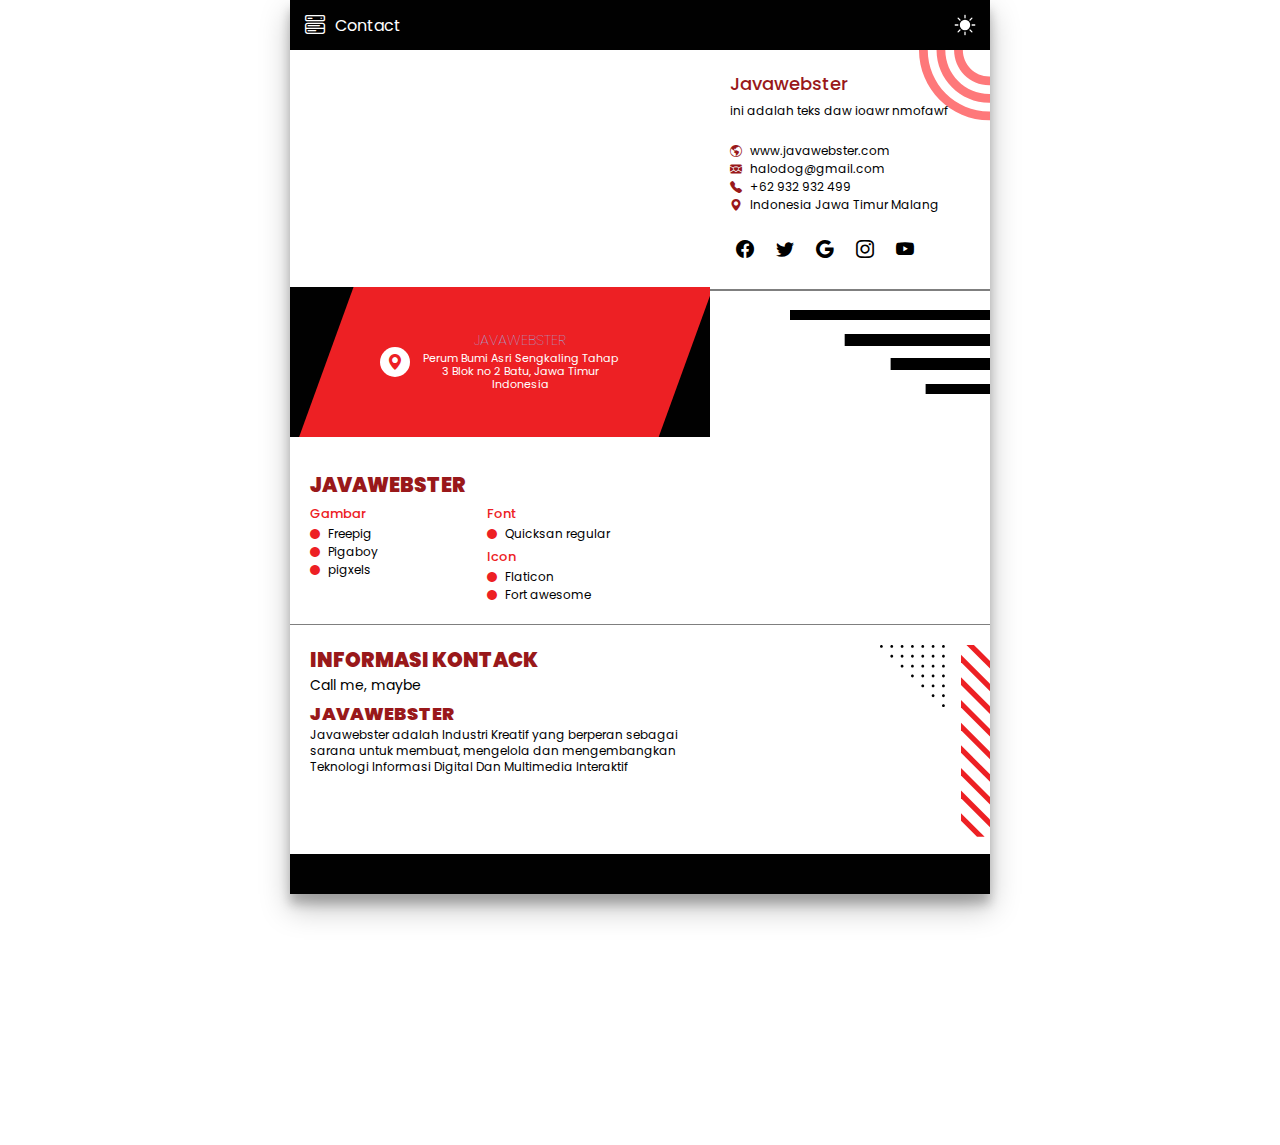
<file: contack.html>
<!DOCTYPE html>
<html lang="en">
  <head>
    <meta charset="UTF-8" />
    <meta name="viewport" content="width=device-width, initial-scale=1.0" />
    <title>Contact</title>
    <link id="theme-style" rel="stylesheet" href="style.css" />
    <!-- font Poppins -->
    <link rel="preconnect" href="https://fonts.googleapis.com" />
    <link rel="preconnect" href="https://fonts.gstatic.com" crossorigin />
    <link
      href="https://fonts.googleapis.com/css2?family=Poppins:ital,wght@0,400;0,500;0,800;1,700&display=swap"
      rel="stylesheet"
    />
    <!-- cdn bootstrap -->
    <link
      rel="stylesheet"
      href="https://cdn.jsdelivr.net/npm/bootstrap-icons@1.10.5/font/bootstrap-icons.css"
    />
  </head>
  <body>
    <div class="container">
      <div class="sidebar">
        <div class="sideb1">
          <img src="img/bgsb1.png" alt="" />
        </div>
        <div class="header-sidebar">
          <div class="close-menu">
            <i class="bi bi-x-lg"></i>
          </div>
          <a href="index.html"
            ><div class="header-item1">
              <img src="img/hey.jpg" alt="" /></div
          ></a>
          <div class="text-header-sidebar">
            <div class="logo">
              <!-- <img src="img/logo.png" alt="" /> -->
              <svg
                width="230"
                height="30"
                viewBox="0 0 230 30"
                fill="none"
                xmlns="http://www.w3.org/2000/svg"
              >
                <g transform="scale(1.2, 1.2)">
                  <path
                    d="M154.24 19.2702C153.962 18.9926 153.822 18.663 153.822 18.2686C153.822 17.8741 153.962 17.5342 154.24 17.2669C154.518 16.9892 154.847 16.8491 155.242 16.8491C155.636 16.8491 155.963 16.9892 156.243 17.2669C156.521 17.5342 156.661 17.8741 156.661 18.2686C156.661 18.663 156.521 18.99 156.243 19.2702C155.966 19.5505 155.636 19.688 155.242 19.688C154.847 19.688 154.52 19.5479 154.24 19.2702Z"
                    fill="#ED2024"
                  />
                  <path
                    d="M0 1.5568C0.708429 1.5568 1.31825 1.81111 1.81129 2.30415C2.30434 2.7972 2.55865 3.40701 2.55865 4.10247V17.1396C2.55865 17.8377 2.30434 18.4449 1.81129 18.938C1.31825 19.431 0.708429 19.6853 0 19.6853V1.5542V1.5568ZM12.0511 18.9795L6.93118 13.6079L9.60401 11.0492C10.123 10.5432 10.3773 10.1124 10.3903 9.75692C10.4033 9.40141 10.4033 9.21197 10.4033 9.199C10.4033 8.55285 10.1619 7.95601 9.69483 7.43701L5.14584 11.7317L3.29562 13.4937L8.43886 18.8912C8.95786 19.4102 9.38863 19.6645 9.73116 19.6775C10.0867 19.6905 10.2761 19.6905 10.2891 19.6905C10.9482 19.6905 11.5321 19.4492 12.0511 18.9821V18.9795Z"
                    fill="#010101"
                  />
                  <path
                    d="M11.763 24.9585C11.763 23.9698 12.2197 23.2095 13.1435 22.6905C13.512 22.501 13.9039 22.3998 14.3217 22.3998H17.9209C18.9225 22.3998 19.7711 22.0443 20.4666 21.3489C21.175 20.6508 21.5305 19.8022 21.5305 18.8032V18.5359C20.8714 19.0056 20.137 19.3455 19.3248 19.5376C18.8551 19.6517 18.388 19.701 17.9183 19.701C17.2202 19.701 16.5741 19.5998 15.9798 19.3845C15.6892 19.2962 15.3207 19.1302 14.864 18.8914C14.371 18.5748 13.9895 18.2972 13.7248 18.0429C13.1046 17.4486 12.6479 16.8128 12.3443 16.1667C12.0017 15.4323 11.8123 14.672 11.7734 13.8727C11.7604 13.7585 11.7604 11.5917 11.7604 7.37231C12.7491 7.37231 13.5094 7.842 14.0284 8.76582C14.2178 9.12133 14.3191 9.51317 14.3191 9.93096V13.7949C14.358 14.2879 14.4825 14.7446 14.7109 15.1884C14.9886 15.7333 15.383 16.1771 15.902 16.5196C16.4859 16.9374 17.1554 17.1398 17.9157 17.1398C18.4477 17.1398 18.9303 17.0386 19.3741 16.8362C19.6414 16.722 19.8438 16.6078 19.9813 16.4937C20.4121 16.203 20.7546 15.8345 21.0089 15.4038C21.2866 14.9341 21.4526 14.454 21.5019 13.935C21.5149 13.8078 21.5279 12.4766 21.5279 9.93096C21.5279 9.51317 21.6161 9.12133 21.8056 8.76582C22.3246 7.842 23.0849 7.37231 24.0736 7.37231V18.8006C24.0736 20.4977 23.4793 21.9431 22.2753 23.1472C21.0712 24.3512 19.6258 24.9585 17.9157 24.9585H11.7578H11.763Z"
                    fill="#010101"
                  />
                  <path
                    d="M26.3103 18.9407C25.8173 18.4477 25.563 17.8379 25.563 17.1424V0C26.261 0 26.8683 0.254309 27.3613 0.747354C27.8544 1.2404 28.1087 1.85022 28.1087 2.55865V19.6907C27.4106 19.6907 26.8034 19.4364 26.3103 18.9433V18.9407Z"
                    fill="#010101"
                  />
                  <path
                    d="M29.5957 5.09133C29.5957 4.39328 29.85 3.78605 30.3431 3.29301C30.8491 2.79996 31.4589 2.54565 32.1543 2.54565V3.40719C32.1543 4.10524 31.9 4.71246 31.407 5.2055C30.9139 5.69855 30.3041 5.95287 29.5957 5.95287V5.09133ZM29.5957 9.91798C29.5957 9.21993 29.85 8.61271 30.3431 8.11967C30.8491 7.62662 31.4589 7.37231 32.1543 7.37231V17.1294C32.1543 17.8378 31.9 18.4477 31.407 18.9407C30.9139 19.4338 30.3041 19.6881 29.5957 19.6881V9.91798Z"
                    fill="#010101"
                  />
                  <path
                    d="M43.6891 18.3075C43.4997 17.952 43.4114 17.5602 43.4114 17.1424V13.5302C43.4114 12.5285 43.0559 11.68 42.3475 10.9845C41.6495 10.2761 40.8009 9.92058 39.8018 9.92058C38.8028 9.92058 37.9516 10.2761 37.2562 10.9845C36.5581 11.6826 36.2052 12.5311 36.2052 13.5302C36.2052 14.5293 36.5607 15.3804 37.2562 16.0888C37.9542 16.7869 38.8028 17.1398 39.8018 17.1398H40.8528C41.9038 17.1398 42.6771 17.6458 43.1961 18.6734C43.3362 18.99 43.4114 19.3196 43.4114 19.6881H39.7992C37.7466 19.6881 36.0858 18.8395 34.8065 17.1424C34.0332 16.0785 33.6414 14.8744 33.6414 13.5302C33.6414 11.8201 34.2356 10.3747 35.4397 9.17063C36.6437 7.96656 38.0995 7.37231 39.7992 7.37231H40.1158C40.3312 7.38529 40.5596 7.41123 40.7749 7.44756C41.0656 7.48649 41.2939 7.5358 41.4834 7.60067C41.7247 7.66295 41.9401 7.7408 42.1425 7.82903C42.5862 8.01847 42.9911 8.24683 43.3725 8.51411L43.4114 8.54005C43.6787 8.72949 43.9175 8.94487 44.1588 9.17323C45.3629 10.3773 45.9571 11.8227 45.9571 13.5328V19.6907C44.9684 19.6907 44.2081 19.234 43.6891 18.3101V18.3075Z"
                    fill="#010101"
                  />
                  <path
                    d="M57.9588 18.9407C57.4658 18.4477 57.2115 17.8379 57.2115 17.1424V13.5302C57.2115 12.5156 56.856 11.667 56.1346 10.9715C55.4132 10.2761 54.5387 9.93355 53.5111 9.93355H53.4721C52.4705 9.99583 51.6349 10.3773 50.9758 11.0857C50.3166 11.7942 49.9871 12.6453 49.9871 13.621V17.1424C49.9871 17.8405 49.7328 18.4477 49.2397 18.9407C48.7467 19.4338 48.1369 19.6881 47.4414 19.6881V7.37231C48.1395 7.37231 48.7467 7.62662 49.2397 8.11967C49.4292 8.3091 49.5823 8.51151 49.7094 8.75284C50.8253 7.82903 52.1176 7.37231 53.5993 7.37231C55.2964 7.37231 56.7418 7.97953 57.9459 9.1836C59.1499 10.3877 59.7572 11.8331 59.7572 13.5302V19.6881C59.0591 19.6881 58.4519 19.4338 57.9588 18.9407Z"
                    fill="#010101"
                  />
                  <path
                    d="M81.5161 18.9408C81.023 18.4478 80.7687 17.8379 80.7687 17.1425V13.5303C80.7687 12.5027 80.4132 11.6541 79.6918 10.9716C78.9834 10.2736 78.1089 9.93364 77.0683 9.93364H77.0294C76.0666 9.99592 75.2674 10.3514 74.6212 11.0106C73.9881 11.6567 73.6326 12.4689 73.5703 13.4317C73.5573 13.4939 73.5573 15.5855 73.5573 19.6907C72.8359 19.6778 72.2391 19.4235 71.746 18.9304C71.253 18.4374 71.0116 17.8405 71.0116 17.1451V13.3694C70.9364 12.3677 70.5549 11.5451 69.8595 10.899C69.1744 10.2528 68.3388 9.93624 67.3501 9.93624H67.2749C66.2732 9.99852 65.4506 10.38 64.7915 11.0884C64.1324 11.7968 63.8028 12.648 63.8028 13.6237V17.1451C63.8028 17.8431 63.5485 18.4504 63.0554 18.9434C62.5624 19.4365 61.9526 19.6907 61.2441 19.6907V7.375C61.9526 7.375 62.5624 7.62931 63.0554 8.12235C63.2449 8.31179 63.398 8.5142 63.5251 8.75553C64.641 7.83172 65.9333 7.375 67.415 7.375C69.4053 7.375 71.0272 8.17425 72.2936 9.77016C73.5599 8.17425 75.1818 7.375 77.1721 7.375C78.8692 7.375 80.3146 7.98222 81.5187 9.18629C82.7228 10.3904 83.33 11.8358 83.33 13.5329V19.6907C82.6216 19.6907 82.0117 19.4365 81.5187 18.9434L81.5161 18.9408Z"
                    fill="#010101"
                  />
                  <path
                    d="M87.3729 19.688C87.3729 19.3195 87.4351 18.9899 87.5753 18.6733C88.0943 17.6457 88.8676 17.1397 89.9185 17.1397H90.9695C91.9711 17.1397 92.8197 16.7842 93.5152 16.0888C94.2106 15.3933 94.5791 14.5292 94.5791 13.5301C94.5791 12.531 94.2236 11.6799 93.5152 10.9844C92.8171 10.276 91.9686 9.9205 90.9695 9.9205C89.9704 9.9205 89.1193 10.276 88.4238 10.9844C87.7258 11.6825 87.3729 12.531 87.3729 13.5301V17.1423C87.3729 17.5601 87.2716 17.952 87.0822 18.3075C86.5632 19.2313 85.8029 19.688 84.8142 19.688V1.55688C85.5226 1.55688 86.1325 1.81119 86.6255 2.30424C87.1185 2.79728 87.3729 3.4071 87.3729 4.10256V8.53737L87.3988 8.51143C87.6531 8.32199 87.9178 8.16889 88.1981 8.02876C89.1478 7.5461 89.7317 7.45786 90.492 7.3826C90.6321 7.36963 90.7827 7.36963 90.9747 7.36963C92.6848 7.36963 94.1302 7.96388 95.3342 9.16795C96.5383 10.372 97.1326 11.8174 97.1326 13.5275C97.1326 14.8717 96.7537 16.0732 95.9804 17.1397C94.7011 18.8368 93.0403 19.6854 90.9747 19.6854H87.3754L87.3729 19.688Z"
                    fill="#010101"
                  />
                  <path
                    d="M108.665 18.3075C108.475 17.952 108.387 17.5602 108.387 17.1424V13.5302C108.387 12.5285 108.032 11.68 107.323 10.9845C106.625 10.2761 105.776 9.92058 104.777 9.92058C103.778 9.92058 102.927 10.2761 102.232 10.9845C101.534 11.6826 101.181 12.5311 101.181 13.5302C101.181 14.5293 101.536 15.3804 102.232 16.0888C102.93 16.7869 103.778 17.1398 104.777 17.1398H105.828C106.879 17.1398 107.653 17.6458 108.172 18.6734C108.312 18.99 108.387 19.3196 108.387 19.6881H104.775C102.722 19.6881 101.061 18.8395 99.7821 17.1424C99.0088 16.0785 98.6169 14.8744 98.6169 13.5302C98.6169 11.8201 99.2112 10.3747 100.415 9.17063C101.619 7.96656 103.075 7.37231 104.775 7.37231H105.091C105.307 7.38529 105.535 7.41123 105.751 7.44756C106.041 7.48649 106.27 7.5358 106.459 7.60067C106.7 7.66295 106.916 7.7408 107.118 7.82903C107.562 8.01847 107.967 8.24683 108.348 8.51411L108.387 8.54005C108.654 8.72949 108.893 8.94487 109.134 9.17323C110.338 10.3773 110.933 11.8227 110.933 13.5328V19.6907C109.944 19.6907 109.184 19.234 108.665 18.3101V18.3075Z"
                    fill="#010101"
                  />
                  <path
                    d="M112.417 13.5302C112.417 11.8201 113.011 10.3747 114.215 9.17063C115.419 7.96656 116.875 7.37231 118.575 7.37231C120.275 7.37231 121.73 7.96656 122.934 9.17063C124.138 10.3747 124.733 11.8201 124.733 13.5302C124.733 15.2403 124.138 16.6857 122.934 17.8898C122.236 18.5748 121.427 19.0809 120.477 19.3974C119.87 19.5869 119.234 19.6881 118.577 19.6881H115.689C115.702 18.9796 115.944 18.3698 116.437 17.8768C116.93 17.3837 117.539 17.1294 118.248 17.1294H118.577C119.579 17.1294 120.428 16.7739 121.123 16.0785C121.819 15.383 122.174 14.5319 122.174 13.5328C122.174 12.5337 121.819 11.6826 121.123 10.9871C120.425 10.2787 119.577 9.92318 118.577 9.92318C117.578 9.92318 116.727 10.2787 116.032 10.9871C115.334 11.6852 114.981 12.5337 114.981 13.5328V22.4543C114.981 23.1524 114.727 23.7596 114.233 24.2526C113.74 24.7457 113.131 25 112.422 25V13.5328L112.417 13.5302Z"
                    fill="#010101"
                  />
                  <path
                    d="M126.22 13.5302C126.22 11.8201 126.814 10.3747 128.018 9.17063C129.222 7.96656 130.678 7.37231 132.378 7.37231C134.077 7.37231 135.533 7.96656 136.737 9.17063C137.941 10.3747 138.535 11.8201 138.535 13.5302C138.535 15.2403 137.941 16.6857 136.737 17.8898C136.039 18.5748 135.229 19.0809 134.28 19.3974C133.672 19.5869 133.037 19.6881 132.38 19.6881H129.492C129.505 18.9796 129.746 18.3698 130.239 17.8768C130.732 17.3837 131.342 17.1294 132.051 17.1294H132.38C133.382 17.1294 134.23 16.7739 134.926 16.0785C135.621 15.383 135.977 14.5319 135.977 13.5328C135.977 12.5337 135.621 11.6826 134.926 10.9871C134.228 10.2787 133.379 9.92318 132.38 9.92318C131.381 9.92318 130.53 10.2787 129.835 10.9871C129.136 11.6852 128.784 12.5337 128.784 13.5328V22.4543C128.784 23.1524 128.529 23.7596 128.036 24.2526C127.543 24.7457 126.933 25 126.225 25V13.5328L126.22 13.5302Z"
                    fill="#010101"
                  />
                  <path
                    d="M146.178 19.6881C144.481 19.6881 143.022 19.0938 141.818 17.8898C140.614 16.6857 140.02 15.2299 140.02 13.5302C140.02 11.8305 140.614 10.3747 141.818 9.17063C143.022 7.96656 144.478 7.37231 146.178 7.37231C147.877 7.37231 149.333 7.96656 150.537 9.17063C151.386 10.0192 151.944 11.0468 152.211 12.2509C152.299 12.6687 152.338 13.0864 152.338 13.5302C152.338 13.9739 152.299 14.3917 152.211 14.7965H143.214C143.214 14.0985 143.468 13.4913 143.962 12.9982C144.455 12.5052 145.064 12.2509 145.76 12.2509H149.549C149.359 11.7578 149.092 11.3374 148.726 10.9715C148.028 10.2735 147.179 9.92058 146.18 9.92058C145.181 9.92058 144.33 10.2761 143.635 10.9845C142.937 11.6826 142.584 12.5311 142.584 13.5302C142.584 14.5293 142.939 15.3804 143.635 16.0759C144.33 16.7713 145.181 17.1268 146.18 17.1268H148.614C149.349 17.1268 149.969 17.3941 150.478 17.9365C150.934 18.4295 151.163 19.0134 151.163 19.6855H146.183L146.178 19.6881Z"
                    fill="#010101"
                  />
                  <path
                    d="M160.704 19.688C160.704 19.3195 160.766 18.9899 160.907 18.6733C161.426 17.6457 162.199 17.1397 163.25 17.1397H164.301C165.302 17.1397 166.151 16.7842 166.846 16.0888C167.542 15.3933 167.91 14.5292 167.91 13.5301C167.91 12.531 167.555 11.6799 166.846 10.9844C166.148 10.276 165.3 9.9205 164.301 9.9205C163.302 9.9205 162.451 10.276 161.755 10.9844C161.057 11.6825 160.704 12.531 160.704 13.5301V17.1423C160.704 17.5601 160.603 17.952 160.414 18.3075C159.895 19.2313 159.134 19.688 158.146 19.688V1.55688C158.854 1.55688 159.464 1.81119 159.957 2.30424C160.45 2.79728 160.704 3.4071 160.704 4.10256V8.53737L160.73 8.51143C160.984 8.32199 161.249 8.16889 161.529 8.02876C162.479 7.5461 163.063 7.45786 163.823 7.3826C163.963 7.36963 164.114 7.36963 164.306 7.36963C166.016 7.36963 167.461 7.96388 168.666 9.16795C169.87 10.372 170.464 11.8174 170.464 13.5275C170.464 14.8717 170.085 16.0732 169.312 17.1397C168.032 18.8368 166.372 19.6854 164.306 19.6854H160.707L160.704 19.688Z"
                    fill="#ED2024"
                  />
                  <path
                    d="M171.946 5.09133C171.946 4.39328 172.2 3.78605 172.693 3.29301C173.199 2.79996 173.809 2.54565 174.504 2.54565V3.40719C174.504 4.10524 174.25 4.71246 173.757 5.2055C173.264 5.69855 172.654 5.95287 171.946 5.95287V5.09133ZM171.946 9.91798C171.946 9.21993 172.2 8.61271 172.693 8.11967C173.199 7.62662 173.809 7.37231 174.504 7.37231V17.1294C174.504 17.8378 174.25 18.4477 173.757 18.9407C173.264 19.4338 172.654 19.6881 171.946 19.6881V9.91798Z"
                    fill="#ED2024"
                  />
                  <path
                    d="M175.991 19.6881C175.991 19.2184 176.105 18.7876 176.347 18.3958L183.582 9.93096H178.576C177.867 9.93096 177.258 9.67665 176.765 9.1836C176.271 8.67758 176.017 8.06777 176.017 7.37231H188.499C188.499 7.94321 188.336 8.44923 188.006 8.89297L180.961 17.1424H185.927C186.636 17.1424 187.246 17.3967 187.739 17.8898C188.232 18.3828 188.486 18.9926 188.486 19.6881H175.994H175.991Z"
                    fill="#ED2024"
                  />
                </g>
              </svg>
            </div>
            <span>webmaster yang dapat di andalkan</span>
          </div>
        </div>
        <ul class="ul-sidebar">
          <a href="index.html"
            ><li data-content="home"><i class="bi bi-house"></i> Home</li></a
          >
          <a href="profile.html"
            ><li data-content="profile">
              <i class="bi bi-person-circle"></i> Profile
            </li></a
          >
          <a href="galery.html"
            ><li data-content="galery">
              <i class="bi bi-image"></i> Gallery
            </li></a
          >
          <a href="contack.html"
            ><li data-content="contack">
              <i class="bi bi-envelope"></i> Contact
            </li></a
          >
          <a href="article.html"
            ><li data-content="article">
              <i class="bi bi-journal"></i> Article
            </li></a
          >
          <a href="product.html"
            ><li data-content="product">
              <i class="bi bi-shop"></i> Product
            </li></a
          >
        </ul>
        <div class="con-sosmed-sidebar">
          <a href=""><i class="bi bi-facebook"></i></a>
          <a href=""><i class="bi bi-twitter"></i></a>
          <a href=""><i class="bi bi-google"></i></a>
          <a href=""><i class="bi bi-instagram"></i></a>
          <a href=""><i class="bi bi-youtube"></i></a>
        </div>
      </div>
      <div class="header-contack">
        <div class="menu">
          <i class="bi bi-menu-button-wide"></i>
        </div>
        <p>Contact</p>
        <div class="container-dark-mode">
          <input type="checkbox" class="checkboxInput" id="dark-mode-toggle" />
          <label for="dark-mode-toggle" class="toggleSwitch">
            <div class="speaker">
              <svg
                xmlns="http://www.w3.org/2000/svg"
                width="16"
                height="16"
                fill="currentColor"
                class="bi bi-brightness-high-fill"
                viewBox="0 0 16 16"
              >
                <path
                  d="M12 8a4 4 0 1 1-8 0 4 4 0 0 1 8 0zM8 0a.5.5 0 0 1 .5.5v2a.5.5 0 0 1-1 0v-2A.5.5 0 0 1 8 0zm0 13a.5.5 0 0 1 .5.5v2a.5.5 0 0 1-1 0v-2A.5.5 0 0 1 8 13zm8-5a.5.5 0 0 1-.5.5h-2a.5.5 0 0 1 0-1h2a.5.5 0 0 1 .5.5zM3 8a.5.5 0 0 1-.5.5h-2a.5.5 0 0 1 0-1h2A.5.5 0 0 1 3 8zm10.657-5.657a.5.5 0 0 1 0 .707l-1.414 1.415a.5.5 0 1 1-.707-.708l1.414-1.414a.5.5 0 0 1 .707 0zm-9.193 9.193a.5.5 0 0 1 0 .707L3.05 13.657a.5.5 0 0 1-.707-.707l1.414-1.414a.5.5 0 0 1 .707 0zm9.193 2.121a.5.5 0 0 1-.707 0l-1.414-1.414a.5.5 0 0 1 .707-.707l1.414 1.414a.5.5 0 0 1 0 .707zM4.464 4.465a.5.5 0 0 1-.707 0L2.343 3.05a.5.5 0 1 1 .707-.707l1.414 1.414a.5.5 0 0 1 0 .708z"
                />
              </svg>
            </div>
            <div class="mute-speaker">
              <svg
                xmlns="http://www.w3.org/2000/svg"
                width="16"
                height="16"
                fill="currentColor"
                class="bi bi-moon-fill"
                viewBox="0 0 16 16"
              >
                <path
                  d="M6 .278a.768.768 0 0 1 .08.858 7.208 7.208 0 0 0-.878 3.46c0 4.021 3.278 7.277 7.318 7.277.527 0 1.04-.055 1.533-.16a.787.787 0 0 1 .81.316.733.733 0 0 1-.031.893A8.349 8.349 0 0 1 8.344 16C3.734 16 0 12.286 0 7.71 0 4.266 2.114 1.312 5.124.06A.752.752 0 0 1 6 .278z"
                />
              </svg>
            </div>
          </label>
        </div>
      </div>
      <div class="container-contack">
        <div class="map-contack">
          <iframe
            src="https://www.google.com/maps/embed?pb=!1m14!1m8!1m3!1d3951.3526420514245!2d112.62317712563859!3d-7.962460740174801!3m2!1i1024!2i768!4f13.1!3m3!1m2!1s0x2dd628f975a2a0f1%3A0x7ef8b8f1cba9201a!2sJavawebster!5e0!3m2!1sid!2sid!4v1691215921657!5m2!1sid!2sid"
            width="600"
            height="450"
            style="border: 0;"
            allowfullscreen=""
            loading="lazy"
            referrerpolicy="no-referrer-when-downgrade"
          ></iframe>
          <div class="bg-contack1">
            <div class="bg-atas-contack"></div>
            <div class="isi-map-contack">
              <div class="icon-contack">
                <i class="bi bi-geo-alt-fill"></i>
              </div>
              <div class="teks-map-contack">
                <p>JAVAWEBSTER</p>
                <span
                  >Perum Bumi Asri Sengkaling Tahap 3 Blok no 2 Batu, Jawa Timur
                  Indonesia</span
                >
              </div>
            </div>
            <svg
              class="not-andro-contack"
              width="420"
              height="150"
              viewBox="0 0 420 150"
              fill="none"
              xmlns="http://www.w3.org/2000/svg"
            >
              <g transform="scale(1.5500, 2)">
                <path d="M0 0H273V88H0V0Z" fill="#ED2024" />
                <path d="M0 87.5V0H41L0 87.5Z" fill="#010101" />
                <path d="M273 0V87.5H232L273 0Z" fill="#010101" />
              </g>
            </svg>
            <svg
              class="andro-contack"
              width="600"
              height="150"
              viewBox="0 0 600 150"
              fill="none"
              xmlns="http://www.w3.org/2000/svg"
            >
              <g transform="scale(2.1874, 2)">
                <path d="M0 0H273V88H0V0Z" fill="#ED2024" />
                <path d="M0 87.5V0H41L0 87.5Z" fill="#010101" />
                <path d="M273 0V87.5H232L273 0Z" fill="#010101" />
              </g>
            </svg>
          </div>
        </div>
        <div class="contack-isi">
          <div class="contack-isi1">
            <p>Javawebster</p>
            <span>ini adalah teks daw ioawr nmofawf</span>
            <ul>
              <li><i class="bi bi-globe-americas"></i> www.javawebster.com</li>
              <li>
                <i class="bi bi-envelope-heart-fill"></i> halodog@gmail.com
              </li>
              <li><i class="bi bi-telephone-fill"></i> +62 932 932 499</li>
              <li>
                <i class="bi bi-geo-alt-fill"></i> Indonesia Jawa Timur Malang
              </li>
            </ul>
            <div class="contack-sosmed">
              <a href=""><i class="bi bi-facebook"></i></a>
              <a href=""><i class="bi bi-twitter"></i></a>
              <a href=""><i class="bi bi-google"></i></a>
              <a href=""><i class="bi bi-instagram"></i></a>
              <a href=""><i class="bi bi-youtube"></i></a>
            </div>
            <svg
              width="71"
              height="71"
              viewBox="0 0 71 71"
              fill="none"
              xmlns="http://www.w3.org/2000/svg"
            >
              <path
                d="M70.3126 70.3126C31.4885 70.3126 -1.37574e-06 38.8394 -3.07346e-06 2.90338e-05L8.76625 2.86506e-05C8.76625 33.9844 36.3129 61.5311 70.2974 61.5311C104.282 61.5311 131.829 33.9844 131.829 2.32714e-05L140.595 2.28882e-05C140.595 38.8241 109.122 70.3126 70.2822 70.3126L70.3126 70.3126Z"
                fill="#FE787A"
              />
              <path
                d="M70.3132 52.7801C41.1685 52.7801 17.5483 29.16 17.5483 0.0152443L26.3146 0.0152439C26.3146 24.3203 46.0082 44.0138 70.3132 44.0138C94.6182 44.0138 114.312 24.3203 114.312 0.0152401L123.078 0.0152397C123.078 29.16 99.4579 52.7801 70.3132 52.7801Z"
                fill="#FE787A"
              />
              <path
                d="M70.314 35.2476C50.8486 35.2476 35.0816 19.4654 35.0816 0.0152924L43.8479 0.015292C43.8479 14.6257 55.7036 26.4815 70.314 26.4815C84.9244 26.4815 96.7801 14.6257 96.7801 0.0152897L105.546 0.0152893C105.546 19.4806 89.7641 35.2476 70.314 35.2476Z"
                fill="#FE787A"
              />
            </svg>
          </div>
        </div>
      </div>
      <div class="contack-isi2">
        <svg
          width="200"
          height="100"
          viewBox="0 0 200 100"
          fill="none"
          xmlns="http://www.w3.org/2000/svg"
        >
          <g transform="scale(2.1874, 2)">
            <path d="M118 5H0V0H118V5Z" fill="black" />
            <path d="M118 18H25V12H118V18Z" fill="black" />
            <path d="M118 30H46V24H118V30Z" fill="black" />
            <path d="M118 42H62V37H118V42Z" fill="black" />
          </g>
        </svg>
        <p>JAVAWEBSTER</p>
        <div class="con-ul-li-contack">
          <div class="ul-li-contack">
            <span>Gambar</span>
            <ul>
              <li><i class="bi bi-circle-fill"></i> Freepig</li>
              <li><i class="bi bi-circle-fill"></i> Pigaboy</li>
              <li><i class="bi bi-circle-fill"></i> pigxels</li>
            </ul>
          </div>
          <div class="ul-li-contack-jadi-satu">
            <div class="ul-li-contack">
              <span>Font</span>
              <ul>
                <li><i class="bi bi-circle-fill"></i> Quicksan regular</li>
              </ul>
            </div>
            <div class="ul-li-contack">
              <span>Icon</span>
              <ul>
                <li><i class="bi bi-circle-fill"></i> Flaticon</li>
                <li><i class="bi bi-circle-fill"></i> Fort awesome</li>
              </ul>
            </div>
          </div>
        </div>
      </div>
      <div class="contack-isi3">
        <svg
          class="svg-rbc"
          width="110"
          height="500"
          viewBox="0 0 110 500"
          fill="none"
          xmlns="http://www.w3.org/2000/svg"
        >
          <g transform="scale(1.5, 1.5)">
            <path
              d="M54 117.196L64.6957 127.9L69.7403 127.9L54 112.16L54 117.196Z"
              fill="#ED2024"
            />
            <path
              d="M54 86.9953L78.7905 111.786L78.7905 106.75L54 81.9591L54 86.9953Z"
              fill="#ED2024"
            />
            <path
              d="M54 102.096L78.7905 126.886L78.7905 121.85L54 97.0596L54 102.096Z"
              fill="#ED2024"
            />
            <path
              d="M54 11.4937L78.7905 36.2842L78.7905 31.248L54 6.45745L54 11.4937Z"
              fill="#ED2024"
            />
            <path
              d="M57.6069 2.67029e-05L78.7906 21.1837L78.7906 16.1475L62.6431 2.64827e-05L57.6069 2.67029e-05Z"
              fill="#ED2024"
            />
            <path
              d="M54 56.7947L78.7905 81.5852L78.7905 76.549L54 51.7585L54 56.7947Z"
              fill="#ED2024"
            />
            <path
              d="M54 71.895L78.7905 96.6855L78.7905 91.6493L54 66.8588L54 71.895Z"
              fill="#ED2024"
            />
            <path
              d="M54 26.594L78.7905 51.3845L78.7905 46.3482L54 21.5577L54 26.594Z"
              fill="#ED2024"
            />
            <path
              d="M54 41.6945L78.7905 66.485L78.7905 61.4488L54 36.6583L54 41.6945Z"
              fill="#ED2024"
            />
            <path
              d="M41.3513 0.937088C41.3513 1.45767 41.7764 1.87415 42.2883 1.87415C42.8002 1.87415 43.2253 1.45767 43.2253 0.937088C43.2253 0.416509 42.8002 5.69635e-05 42.2883 5.69411e-05C41.7764 5.69187e-05 41.3513 0.416509 41.3513 0.937088Z"
              fill="black"
            />
            <path
              d="M41.3513 7.51548C41.3513 8.03606 41.7764 8.45251 42.2883 8.45251C42.8002 8.45251 43.2253 8.03606 43.2253 7.51548C43.2253 6.9949 42.8002 6.57843 42.2883 6.57843C41.7764 6.57843 41.3513 6.9949 41.3513 7.51548Z"
              fill="black"
            />
            <path
              d="M41.3513 14.1005C41.3513 14.6211 41.7764 15.0375 42.2883 15.0375C42.8002 15.0375 43.2253 14.6211 43.2253 14.1005C43.2253 13.5799 42.8002 13.1634 42.2883 13.1634C41.7764 13.1634 41.3513 13.5799 41.3513 14.1005Z"
              fill="black"
            />
            <path
              d="M41.3513 20.6776C41.3513 21.1981 41.7764 21.6146 42.2883 21.6146C42.8002 21.6146 43.2253 21.1895 43.2253 20.6776C43.2253 20.1657 42.8002 19.7405 42.2883 19.7405C41.7764 19.7405 41.3513 20.157 41.3513 20.6776Z"
              fill="black"
            />
            <path
              d="M41.3513 27.263C41.3513 27.7836 41.7764 28.2001 42.2883 28.2001C42.8002 28.2001 43.2253 27.7749 43.2253 27.263C43.2253 26.7511 42.8002 26.326 42.2883 26.326C41.7764 26.326 41.3513 26.7511 41.3513 27.263Z"
              fill="black"
            />
            <path
              d="M41.3513 33.8391C41.3513 34.3597 41.7764 34.7761 42.2883 34.7761C42.8002 34.7761 43.2253 34.3597 43.2253 33.8391C43.2253 33.3185 42.8002 32.902 42.2883 32.902C41.7764 32.902 41.3513 33.3272 41.3513 33.8391Z"
              fill="black"
            />
            <path
              d="M41.3513 40.4241C41.3513 40.9447 41.7764 41.3611 42.2883 41.3611C42.8002 41.3611 43.2253 40.936 43.2253 40.4241C43.2253 39.9122 42.8002 39.4871 42.2883 39.4871C41.7764 39.4871 41.3513 39.9035 41.3513 40.4241Z"
              fill="black"
            />
            <path
              d="M34.4621 0.937088C34.4621 1.45767 34.8872 1.87415 35.3992 1.87415C35.9111 1.87415 36.3362 1.45767 36.3362 0.937088C36.3362 0.416509 35.9111 5.69635e-05 35.3992 5.69411e-05C34.8872 5.69187e-05 34.4621 0.416509 34.4621 0.937088Z"
              fill="black"
            />
            <path
              d="M34.4621 7.51548C34.4621 6.99797 34.8816 6.57843 35.3992 6.57843C35.9167 6.57843 36.3362 6.99797 36.3362 7.51548C36.3362 8.033 35.9167 8.45251 35.3992 8.45251C34.8816 8.45251 34.4621 8.033 34.4621 7.51548Z"
              fill="black"
            />
            <path
              d="M34.4621 14.1005C34.4621 14.6211 34.8872 15.0375 35.3992 15.0375C35.9111 15.0375 36.3362 14.6211 36.3362 14.1005C36.3362 13.5799 35.9111 13.1634 35.3992 13.1634C34.8872 13.1634 34.4621 13.5799 34.4621 14.1005Z"
              fill="black"
            />
            <path
              d="M34.4621 20.6776C34.4621 21.1981 34.8872 21.6146 35.3992 21.6146C35.9111 21.6146 36.3362 21.1895 36.3362 20.6776C36.3362 20.1657 35.9111 19.7405 35.3992 19.7405C34.8872 19.7405 34.4621 20.1657 34.4621 20.6776Z"
              fill="black"
            />
            <path
              d="M34.4621 27.263C34.4621 27.7836 34.8872 28.2001 35.3992 28.2001C35.9111 28.2001 36.3362 27.7749 36.3362 27.263C36.3362 26.7511 35.9111 26.326 35.3992 26.326C34.8872 26.326 34.4621 26.7511 34.4621 27.263Z"
              fill="black"
            />
            <path
              d="M34.4621 33.8391C34.4621 34.3597 34.8872 34.7761 35.3992 34.7761C35.9111 34.7761 36.3362 34.3597 36.3362 33.8391C36.3362 33.3185 35.9111 32.902 35.3992 32.902C34.8872 32.902 34.4621 33.3272 34.4621 33.8391Z"
              fill="black"
            />
            <path
              d="M27.5654 0.937088C27.5654 1.45767 27.9905 1.87415 28.5024 1.87415C29.0143 1.87415 29.4395 1.45767 29.4395 0.937088C29.4395 0.416509 29.0143 5.69635e-05 28.5024 5.69411e-05C27.9905 5.69187e-05 27.5654 0.416509 27.5654 0.937088Z"
              fill="black"
            />
            <path
              d="M27.5654 7.51548C27.5654 8.03606 27.9818 8.45251 28.5024 8.45251C29.023 8.45251 29.4395 8.03606 29.4395 7.51548C29.4395 6.9949 29.0143 6.57843 28.5024 6.57843C27.9905 6.57843 27.5654 6.9949 27.5654 7.51548Z"
              fill="black"
            />
            <path
              d="M27.5654 14.1005C27.5654 14.6211 27.9818 15.0375 28.5024 15.0375C29.023 15.0375 29.4395 14.6211 29.4395 14.1005C29.4395 13.5799 29.0143 13.1634 28.5024 13.1634C27.9905 13.1634 27.5654 13.5799 27.5654 14.1005Z"
              fill="black"
            />
            <path
              d="M27.5654 20.6776C27.5654 21.1981 27.9818 21.6146 28.5024 21.6146C29.023 21.6146 29.4395 21.1895 29.4395 20.6776C29.4395 20.1657 29.0143 19.7405 28.5024 19.7405C27.9905 19.7405 27.5654 20.1657 27.5654 20.6776Z"
              fill="black"
            />
            <path
              d="M27.5654 27.263C27.5654 27.7836 27.9818 28.2001 28.5024 28.2001C29.023 28.2001 29.4395 27.7749 29.4395 27.263C29.4395 26.7511 29.0143 26.326 28.5024 26.326C27.9905 26.326 27.5654 26.7511 27.5654 27.263Z"
              fill="black"
            />
            <path
              d="M20.676 0.937088C20.676 1.45767 21.1011 1.87415 21.613 1.87415C22.1249 1.87415 22.55 1.45767 22.55 0.937088C22.55 0.416509 22.1249 5.69635e-05 21.613 5.69411e-05C21.1011 5.69187e-05 20.676 0.416509 20.676 0.937088Z"
              fill="black"
            />
            <path
              d="M20.676 7.51548C20.676 8.03606 21.1011 8.45251 21.613 8.45251C22.1249 8.45251 22.55 8.03606 22.55 7.51548C22.55 6.9949 22.1249 6.57843 21.613 6.57843C21.1011 6.57843 20.676 6.9949 20.676 7.51548Z"
              fill="black"
            />
            <path
              d="M20.676 14.1005C20.676 14.6211 21.1011 15.0375 21.613 15.0375C22.1249 15.0375 22.55 14.6124 22.55 14.1005C22.55 13.5886 22.1249 13.1634 21.613 13.1634C21.1011 13.1634 20.676 13.5799 20.676 14.1005Z"
              fill="black"
            />
            <path
              d="M20.676 20.6776C20.676 21.1981 21.1011 21.6146 21.613 21.6146C22.1249 21.6146 22.55 21.1895 22.55 20.6776C22.55 20.1657 22.1249 19.7405 21.613 19.7405C21.1011 19.7405 20.676 20.1657 20.676 20.6776Z"
              fill="black"
            />
            <path
              d="M13.7863 0.937088C13.7863 1.45767 14.2114 1.87415 14.7233 1.87415C15.2352 1.87415 15.6604 1.45767 15.6604 0.937088C15.6604 0.416509 15.2352 5.69635e-05 14.7233 5.69411e-05C14.2114 5.69187e-05 13.7863 0.416509 13.7863 0.937088Z"
              fill="black"
            />
            <path
              d="M13.7863 7.51548C13.7863 6.99797 14.2058 6.57843 14.7233 6.57843C15.2409 6.57843 15.6604 6.99797 15.6604 7.51548C15.6604 8.033 15.2409 8.45251 14.7233 8.45251C14.2058 8.45251 13.7863 8.033 13.7863 7.51548Z"
              fill="black"
            />
            <path
              d="M13.7863 14.1005C13.7863 14.6211 14.2114 15.0375 14.7233 15.0375C15.2352 15.0375 15.6604 14.6124 15.6604 14.1005C15.6604 13.5886 15.2352 13.1634 14.7233 13.1634C14.2114 13.1634 13.7863 13.5799 13.7863 14.1005Z"
              fill="black"
            />
            <path
              d="M6.89715 0.937088C6.89715 1.45767 7.32228 1.87415 7.83418 1.87415C8.34609 1.87415 8.77124 1.45767 8.77124 0.937088C8.77124 0.416509 8.35476 5.69638e-05 7.83418 5.69411e-05C7.3136 5.69183e-05 6.89715 0.416509 6.89715 0.937088Z"
              fill="black"
            />
            <path
              d="M6.89715 7.51548C6.89715 8.03606 7.32228 8.45251 7.83418 8.45251C8.34609 8.45251 8.77124 8.03606 8.77124 7.51548C8.77124 6.9949 8.35476 6.57843 7.83418 6.57843C7.3136 6.57843 6.89715 6.9949 6.89715 7.51548Z"
              fill="black"
            />
            <path
              d="M-6.45705e-05 0.937088C-6.45932e-05 1.45767 0.42509 1.87415 0.936993 1.87415C1.4489 1.87415 1.87402 1.45767 1.87402 0.937088C1.87402 0.416509 1.4489 5.69635e-05 0.936993 5.69411e-05C0.42509 5.69187e-05 -6.45477e-05 0.416509 -6.45705e-05 0.937088Z"
              fill="black"
            />
          </g>
        </svg>
        <div class="svg-bc"></div>
        <div class="isi-top-contack3">
          <p>INFORMASI KONTACK</p>
          <p>Call me, maybe</p>
        </div>
        <div class="isi-bot-contack3">
          <p>JAVAWEBSTER</p>
          <span
            >Javawebster adalah Industri Kreatif yang berperan sebagai sarana
            untuk membuat, mengelola dan mengembangkan Teknologi Informasi
            Digital Dan Multimedia Interaktif</span
          >
        </div>
      </div>
    </div>
    <script>
      const header = document.querySelector(".header-contack");

      window.addEventListener("scroll", () => {
        const scrollY = window.scrollY;

        if (scrollY >= 200) {
          header.classList.add("sticky");
        } else {
          header.classList.remove("sticky");
        }
      });
    </script>
    <script src="script.js"></script>
  </body>
</html>
</file>
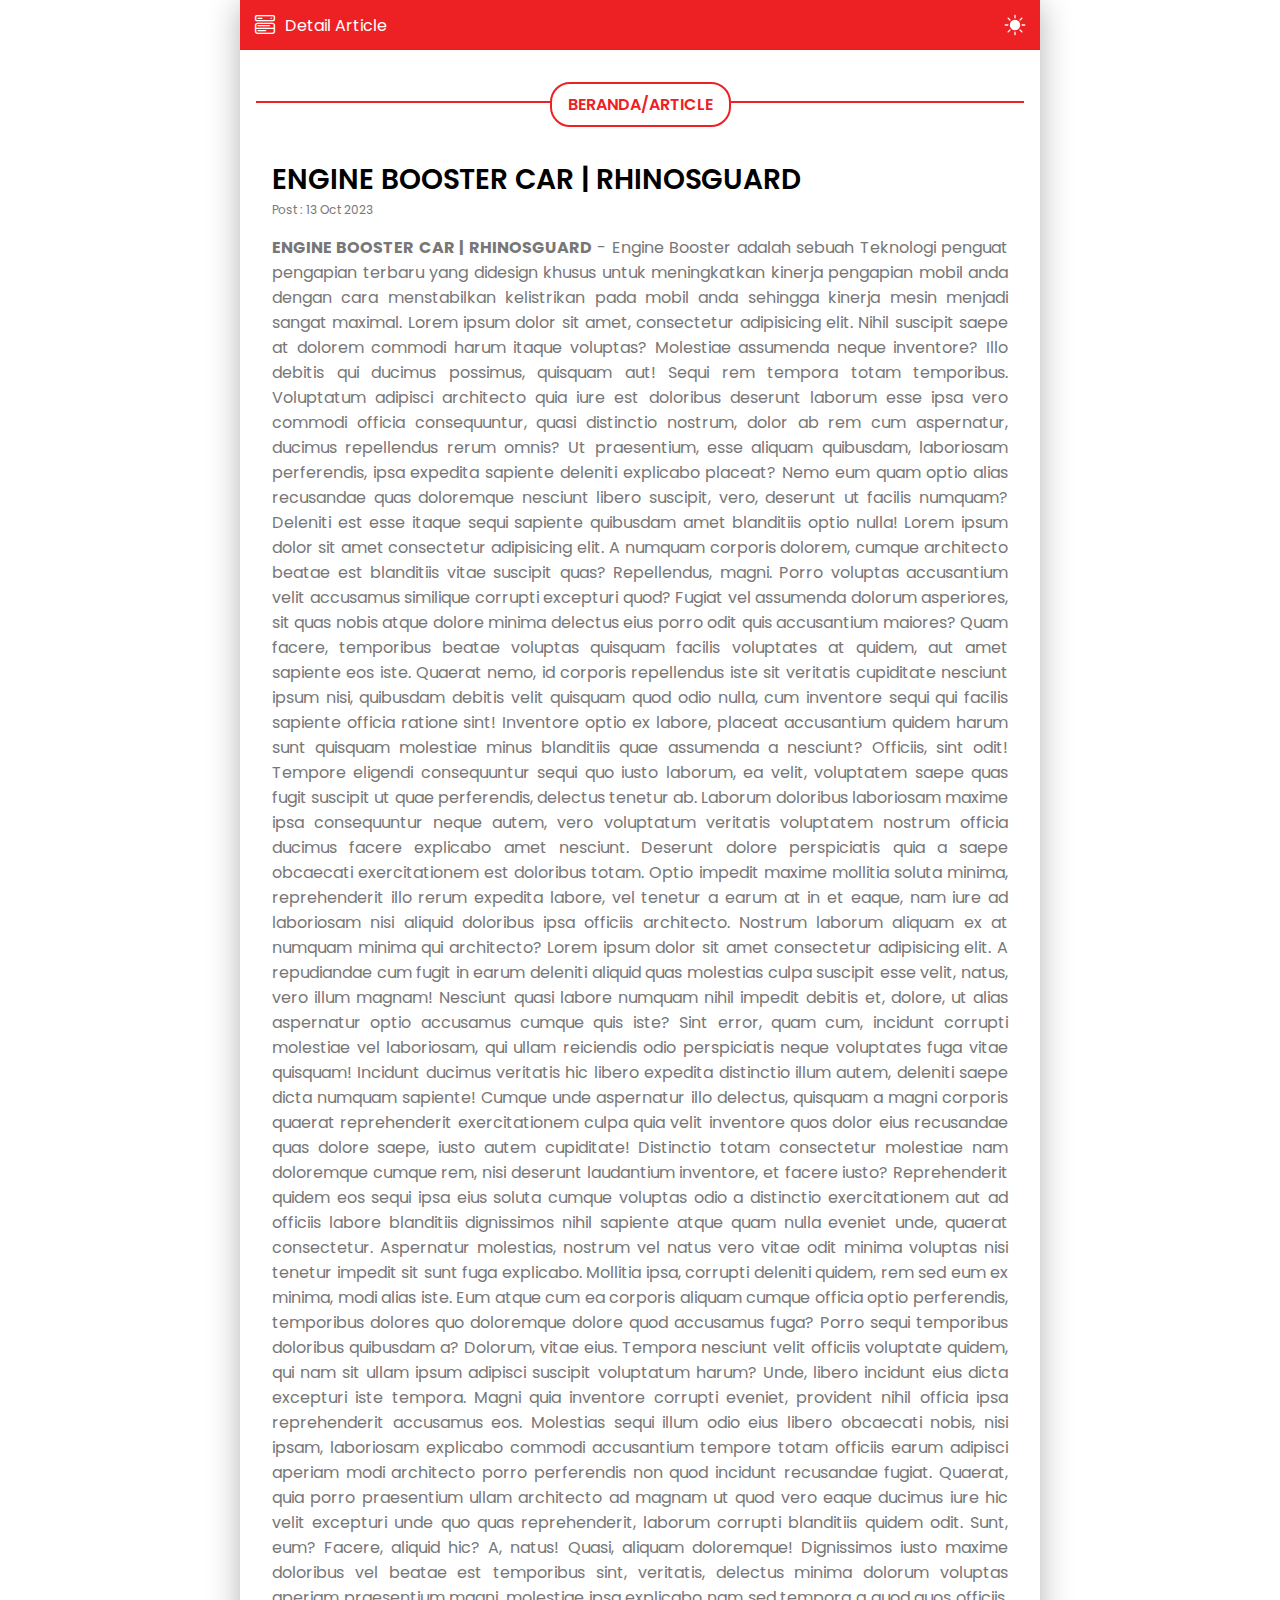
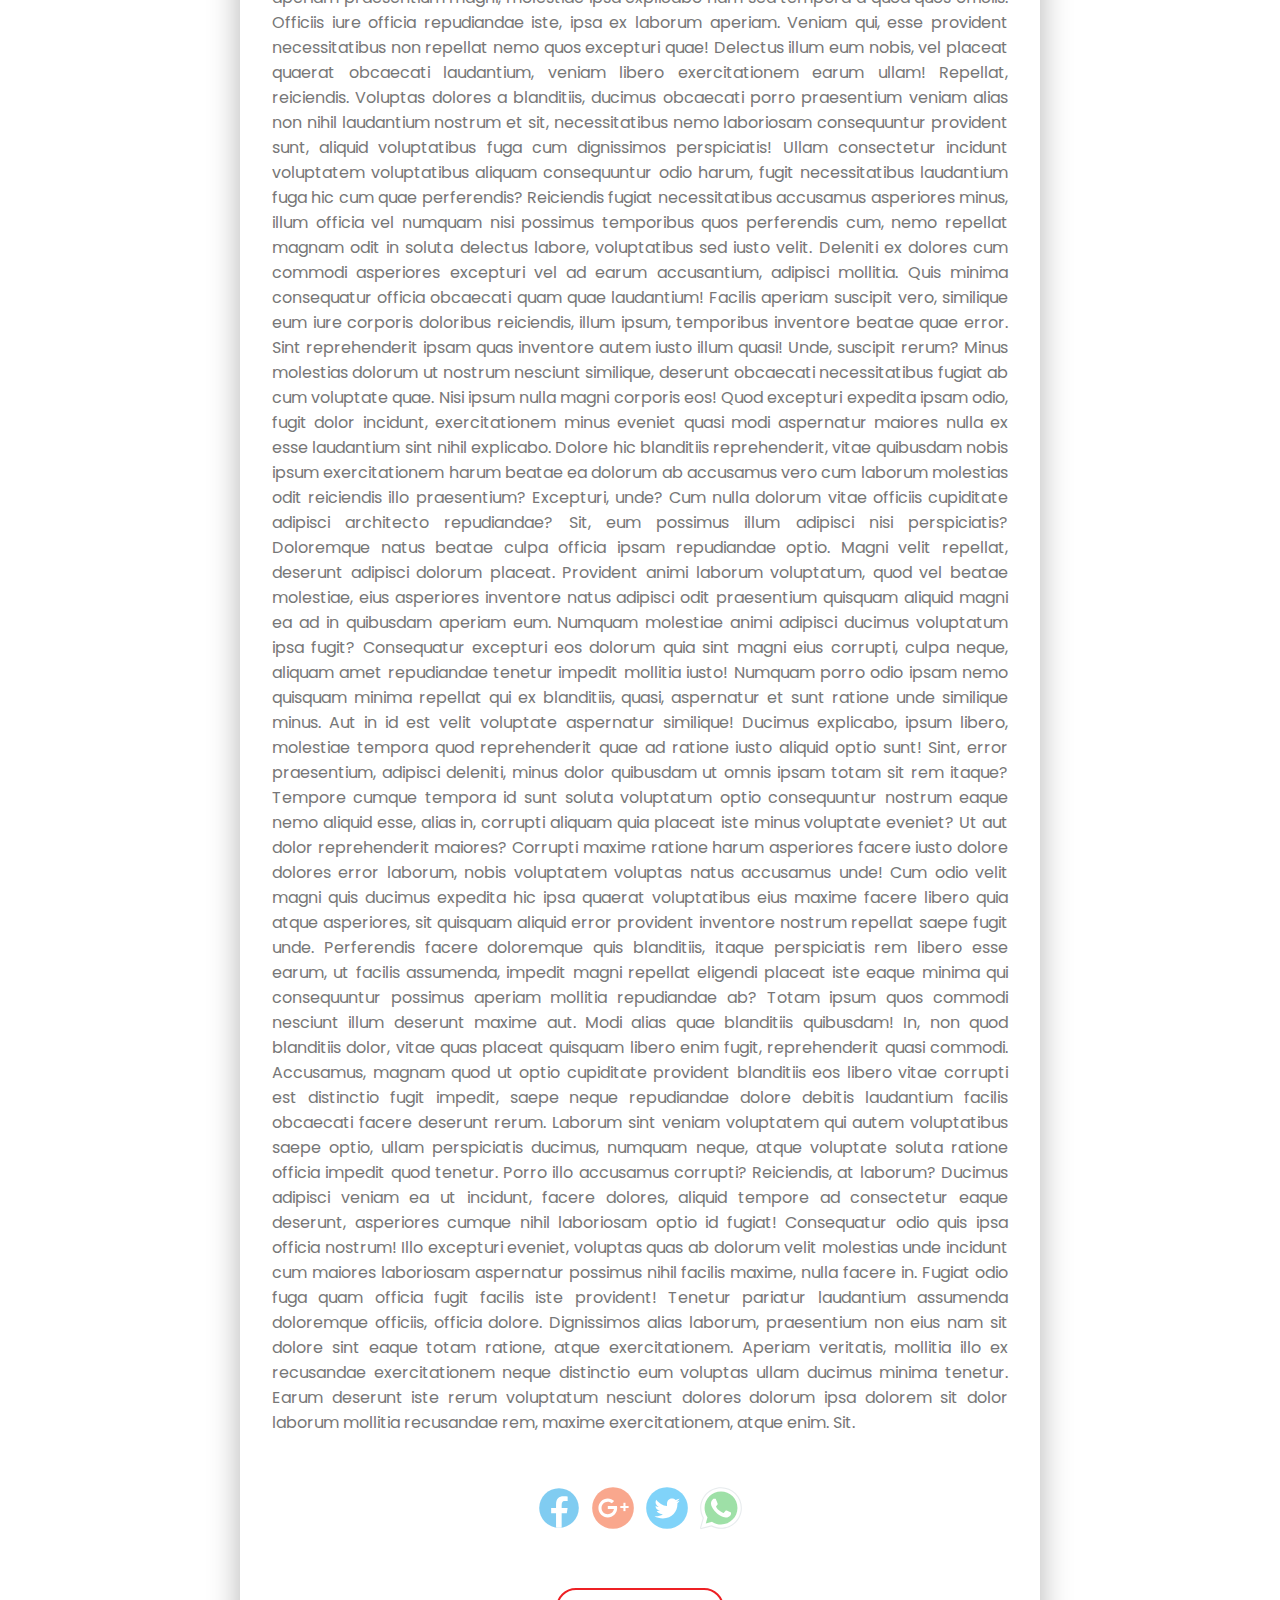
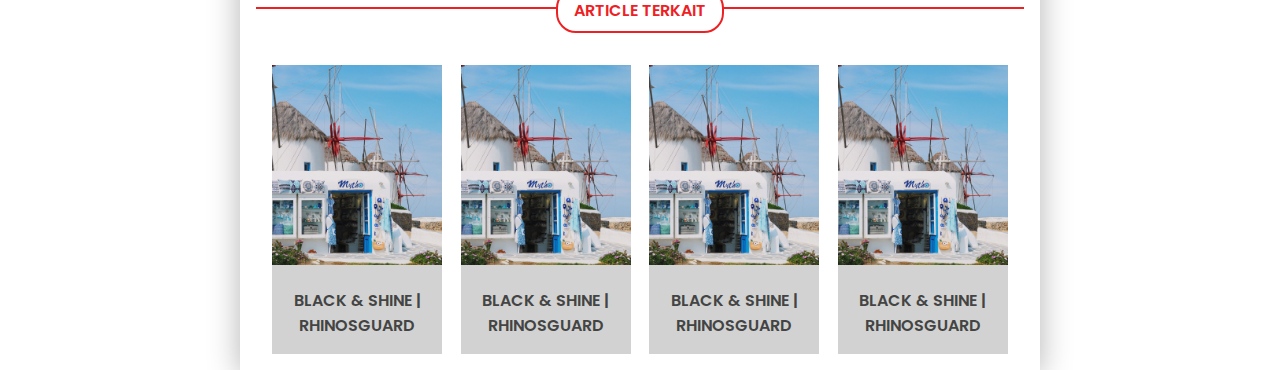
<file: detail-article.html>
<!DOCTYPE html>
<html lang="en">
  <head>
    <meta charset="UTF-8" />
    <meta name="viewport" content="width=device-width, initial-scale=1.0" />
    <title>Detail Article</title>
    <link id="theme-style" rel="stylesheet" href="style.css" />
    <!-- font Poppins -->
    <link rel="preconnect" href="https://fonts.googleapis.com" />
    <link rel="preconnect" href="https://fonts.gstatic.com" crossorigin />
    <link
      href="https://fonts.googleapis.com/css2?family=Poppins:ital,wght@0,400;0,500;0,800;1,700&display=swap"
      rel="stylesheet"
    />
    <!-- cdn bootstrap -->
    <link
      rel="stylesheet"
      href="https://cdn.jsdelivr.net/npm/bootstrap-icons@1.10.5/font/bootstrap-icons.css"
    />
  </head>
  <body>
    <div class="container-detail-article">
      <div class="sidebar">
        <div class="sideb1">
          <img src="img/bgsb1.png" alt="" />
        </div>
        <div class="header-sidebar">
          <div class="close-menu">
            <i class="bi bi-x-lg"></i>
          </div>
          <a href="index.html"
            ><div class="header-item1">
              <img src="img/hey.jpg" alt="" /></div
          ></a>
          <div class="text-header-sidebar">
            <div class="logo">
              <!-- <img src="img/logo.png" alt="" /> -->
              <svg
                width="230"
                height="30"
                viewBox="0 0 230 30"
                fill="none"
                xmlns="http://www.w3.org/2000/svg"
              >
                <g transform="scale(1.2, 1.2)">
                  <path
                    d="M154.24 19.2702C153.962 18.9926 153.822 18.663 153.822 18.2686C153.822 17.8741 153.962 17.5342 154.24 17.2669C154.518 16.9892 154.847 16.8491 155.242 16.8491C155.636 16.8491 155.963 16.9892 156.243 17.2669C156.521 17.5342 156.661 17.8741 156.661 18.2686C156.661 18.663 156.521 18.99 156.243 19.2702C155.966 19.5505 155.636 19.688 155.242 19.688C154.847 19.688 154.52 19.5479 154.24 19.2702Z"
                    fill="#ED2024"
                  />
                  <path
                    d="M0 1.5568C0.708429 1.5568 1.31825 1.81111 1.81129 2.30415C2.30434 2.7972 2.55865 3.40701 2.55865 4.10247V17.1396C2.55865 17.8377 2.30434 18.4449 1.81129 18.938C1.31825 19.431 0.708429 19.6853 0 19.6853V1.5542V1.5568ZM12.0511 18.9795L6.93118 13.6079L9.60401 11.0492C10.123 10.5432 10.3773 10.1124 10.3903 9.75692C10.4033 9.40141 10.4033 9.21197 10.4033 9.199C10.4033 8.55285 10.1619 7.95601 9.69483 7.43701L5.14584 11.7317L3.29562 13.4937L8.43886 18.8912C8.95786 19.4102 9.38863 19.6645 9.73116 19.6775C10.0867 19.6905 10.2761 19.6905 10.2891 19.6905C10.9482 19.6905 11.5321 19.4492 12.0511 18.9821V18.9795Z"
                    fill="#010101"
                  />
                  <path
                    d="M11.763 24.9585C11.763 23.9698 12.2197 23.2095 13.1435 22.6905C13.512 22.501 13.9039 22.3998 14.3217 22.3998H17.9209C18.9225 22.3998 19.7711 22.0443 20.4666 21.3489C21.175 20.6508 21.5305 19.8022 21.5305 18.8032V18.5359C20.8714 19.0056 20.137 19.3455 19.3248 19.5376C18.8551 19.6517 18.388 19.701 17.9183 19.701C17.2202 19.701 16.5741 19.5998 15.9798 19.3845C15.6892 19.2962 15.3207 19.1302 14.864 18.8914C14.371 18.5748 13.9895 18.2972 13.7248 18.0429C13.1046 17.4486 12.6479 16.8128 12.3443 16.1667C12.0017 15.4323 11.8123 14.672 11.7734 13.8727C11.7604 13.7585 11.7604 11.5917 11.7604 7.37231C12.7491 7.37231 13.5094 7.842 14.0284 8.76582C14.2178 9.12133 14.3191 9.51317 14.3191 9.93096V13.7949C14.358 14.2879 14.4825 14.7446 14.7109 15.1884C14.9886 15.7333 15.383 16.1771 15.902 16.5196C16.4859 16.9374 17.1554 17.1398 17.9157 17.1398C18.4477 17.1398 18.9303 17.0386 19.3741 16.8362C19.6414 16.722 19.8438 16.6078 19.9813 16.4937C20.4121 16.203 20.7546 15.8345 21.0089 15.4038C21.2866 14.9341 21.4526 14.454 21.5019 13.935C21.5149 13.8078 21.5279 12.4766 21.5279 9.93096C21.5279 9.51317 21.6161 9.12133 21.8056 8.76582C22.3246 7.842 23.0849 7.37231 24.0736 7.37231V18.8006C24.0736 20.4977 23.4793 21.9431 22.2753 23.1472C21.0712 24.3512 19.6258 24.9585 17.9157 24.9585H11.7578H11.763Z"
                    fill="#010101"
                  />
                  <path
                    d="M26.3103 18.9407C25.8173 18.4477 25.563 17.8379 25.563 17.1424V0C26.261 0 26.8683 0.254309 27.3613 0.747354C27.8544 1.2404 28.1087 1.85022 28.1087 2.55865V19.6907C27.4106 19.6907 26.8034 19.4364 26.3103 18.9433V18.9407Z"
                    fill="#010101"
                  />
                  <path
                    d="M29.5957 5.09133C29.5957 4.39328 29.85 3.78605 30.3431 3.29301C30.8491 2.79996 31.4589 2.54565 32.1543 2.54565V3.40719C32.1543 4.10524 31.9 4.71246 31.407 5.2055C30.9139 5.69855 30.3041 5.95287 29.5957 5.95287V5.09133ZM29.5957 9.91798C29.5957 9.21993 29.85 8.61271 30.3431 8.11967C30.8491 7.62662 31.4589 7.37231 32.1543 7.37231V17.1294C32.1543 17.8378 31.9 18.4477 31.407 18.9407C30.9139 19.4338 30.3041 19.6881 29.5957 19.6881V9.91798Z"
                    fill="#010101"
                  />
                  <path
                    d="M43.6891 18.3075C43.4997 17.952 43.4114 17.5602 43.4114 17.1424V13.5302C43.4114 12.5285 43.0559 11.68 42.3475 10.9845C41.6495 10.2761 40.8009 9.92058 39.8018 9.92058C38.8028 9.92058 37.9516 10.2761 37.2562 10.9845C36.5581 11.6826 36.2052 12.5311 36.2052 13.5302C36.2052 14.5293 36.5607 15.3804 37.2562 16.0888C37.9542 16.7869 38.8028 17.1398 39.8018 17.1398H40.8528C41.9038 17.1398 42.6771 17.6458 43.1961 18.6734C43.3362 18.99 43.4114 19.3196 43.4114 19.6881H39.7992C37.7466 19.6881 36.0858 18.8395 34.8065 17.1424C34.0332 16.0785 33.6414 14.8744 33.6414 13.5302C33.6414 11.8201 34.2356 10.3747 35.4397 9.17063C36.6437 7.96656 38.0995 7.37231 39.7992 7.37231H40.1158C40.3312 7.38529 40.5596 7.41123 40.7749 7.44756C41.0656 7.48649 41.2939 7.5358 41.4834 7.60067C41.7247 7.66295 41.9401 7.7408 42.1425 7.82903C42.5862 8.01847 42.9911 8.24683 43.3725 8.51411L43.4114 8.54005C43.6787 8.72949 43.9175 8.94487 44.1588 9.17323C45.3629 10.3773 45.9571 11.8227 45.9571 13.5328V19.6907C44.9684 19.6907 44.2081 19.234 43.6891 18.3101V18.3075Z"
                    fill="#010101"
                  />
                  <path
                    d="M57.9588 18.9407C57.4658 18.4477 57.2115 17.8379 57.2115 17.1424V13.5302C57.2115 12.5156 56.856 11.667 56.1346 10.9715C55.4132 10.2761 54.5387 9.93355 53.5111 9.93355H53.4721C52.4705 9.99583 51.6349 10.3773 50.9758 11.0857C50.3166 11.7942 49.9871 12.6453 49.9871 13.621V17.1424C49.9871 17.8405 49.7328 18.4477 49.2397 18.9407C48.7467 19.4338 48.1369 19.6881 47.4414 19.6881V7.37231C48.1395 7.37231 48.7467 7.62662 49.2397 8.11967C49.4292 8.3091 49.5823 8.51151 49.7094 8.75284C50.8253 7.82903 52.1176 7.37231 53.5993 7.37231C55.2964 7.37231 56.7418 7.97953 57.9459 9.1836C59.1499 10.3877 59.7572 11.8331 59.7572 13.5302V19.6881C59.0591 19.6881 58.4519 19.4338 57.9588 18.9407Z"
                    fill="#010101"
                  />
                  <path
                    d="M81.5161 18.9408C81.023 18.4478 80.7687 17.8379 80.7687 17.1425V13.5303C80.7687 12.5027 80.4132 11.6541 79.6918 10.9716C78.9834 10.2736 78.1089 9.93364 77.0683 9.93364H77.0294C76.0666 9.99592 75.2674 10.3514 74.6212 11.0106C73.9881 11.6567 73.6326 12.4689 73.5703 13.4317C73.5573 13.4939 73.5573 15.5855 73.5573 19.6907C72.8359 19.6778 72.2391 19.4235 71.746 18.9304C71.253 18.4374 71.0116 17.8405 71.0116 17.1451V13.3694C70.9364 12.3677 70.5549 11.5451 69.8595 10.899C69.1744 10.2528 68.3388 9.93624 67.3501 9.93624H67.2749C66.2732 9.99852 65.4506 10.38 64.7915 11.0884C64.1324 11.7968 63.8028 12.648 63.8028 13.6237V17.1451C63.8028 17.8431 63.5485 18.4504 63.0554 18.9434C62.5624 19.4365 61.9526 19.6907 61.2441 19.6907V7.375C61.9526 7.375 62.5624 7.62931 63.0554 8.12235C63.2449 8.31179 63.398 8.5142 63.5251 8.75553C64.641 7.83172 65.9333 7.375 67.415 7.375C69.4053 7.375 71.0272 8.17425 72.2936 9.77016C73.5599 8.17425 75.1818 7.375 77.1721 7.375C78.8692 7.375 80.3146 7.98222 81.5187 9.18629C82.7228 10.3904 83.33 11.8358 83.33 13.5329V19.6907C82.6216 19.6907 82.0117 19.4365 81.5187 18.9434L81.5161 18.9408Z"
                    fill="#010101"
                  />
                  <path
                    d="M87.3729 19.688C87.3729 19.3195 87.4351 18.9899 87.5753 18.6733C88.0943 17.6457 88.8676 17.1397 89.9185 17.1397H90.9695C91.9711 17.1397 92.8197 16.7842 93.5152 16.0888C94.2106 15.3933 94.5791 14.5292 94.5791 13.5301C94.5791 12.531 94.2236 11.6799 93.5152 10.9844C92.8171 10.276 91.9686 9.9205 90.9695 9.9205C89.9704 9.9205 89.1193 10.276 88.4238 10.9844C87.7258 11.6825 87.3729 12.531 87.3729 13.5301V17.1423C87.3729 17.5601 87.2716 17.952 87.0822 18.3075C86.5632 19.2313 85.8029 19.688 84.8142 19.688V1.55688C85.5226 1.55688 86.1325 1.81119 86.6255 2.30424C87.1185 2.79728 87.3729 3.4071 87.3729 4.10256V8.53737L87.3988 8.51143C87.6531 8.32199 87.9178 8.16889 88.1981 8.02876C89.1478 7.5461 89.7317 7.45786 90.492 7.3826C90.6321 7.36963 90.7827 7.36963 90.9747 7.36963C92.6848 7.36963 94.1302 7.96388 95.3342 9.16795C96.5383 10.372 97.1326 11.8174 97.1326 13.5275C97.1326 14.8717 96.7537 16.0732 95.9804 17.1397C94.7011 18.8368 93.0403 19.6854 90.9747 19.6854H87.3754L87.3729 19.688Z"
                    fill="#010101"
                  />
                  <path
                    d="M108.665 18.3075C108.475 17.952 108.387 17.5602 108.387 17.1424V13.5302C108.387 12.5285 108.032 11.68 107.323 10.9845C106.625 10.2761 105.776 9.92058 104.777 9.92058C103.778 9.92058 102.927 10.2761 102.232 10.9845C101.534 11.6826 101.181 12.5311 101.181 13.5302C101.181 14.5293 101.536 15.3804 102.232 16.0888C102.93 16.7869 103.778 17.1398 104.777 17.1398H105.828C106.879 17.1398 107.653 17.6458 108.172 18.6734C108.312 18.99 108.387 19.3196 108.387 19.6881H104.775C102.722 19.6881 101.061 18.8395 99.7821 17.1424C99.0088 16.0785 98.6169 14.8744 98.6169 13.5302C98.6169 11.8201 99.2112 10.3747 100.415 9.17063C101.619 7.96656 103.075 7.37231 104.775 7.37231H105.091C105.307 7.38529 105.535 7.41123 105.751 7.44756C106.041 7.48649 106.27 7.5358 106.459 7.60067C106.7 7.66295 106.916 7.7408 107.118 7.82903C107.562 8.01847 107.967 8.24683 108.348 8.51411L108.387 8.54005C108.654 8.72949 108.893 8.94487 109.134 9.17323C110.338 10.3773 110.933 11.8227 110.933 13.5328V19.6907C109.944 19.6907 109.184 19.234 108.665 18.3101V18.3075Z"
                    fill="#010101"
                  />
                  <path
                    d="M112.417 13.5302C112.417 11.8201 113.011 10.3747 114.215 9.17063C115.419 7.96656 116.875 7.37231 118.575 7.37231C120.275 7.37231 121.73 7.96656 122.934 9.17063C124.138 10.3747 124.733 11.8201 124.733 13.5302C124.733 15.2403 124.138 16.6857 122.934 17.8898C122.236 18.5748 121.427 19.0809 120.477 19.3974C119.87 19.5869 119.234 19.6881 118.577 19.6881H115.689C115.702 18.9796 115.944 18.3698 116.437 17.8768C116.93 17.3837 117.539 17.1294 118.248 17.1294H118.577C119.579 17.1294 120.428 16.7739 121.123 16.0785C121.819 15.383 122.174 14.5319 122.174 13.5328C122.174 12.5337 121.819 11.6826 121.123 10.9871C120.425 10.2787 119.577 9.92318 118.577 9.92318C117.578 9.92318 116.727 10.2787 116.032 10.9871C115.334 11.6852 114.981 12.5337 114.981 13.5328V22.4543C114.981 23.1524 114.727 23.7596 114.233 24.2526C113.74 24.7457 113.131 25 112.422 25V13.5328L112.417 13.5302Z"
                    fill="#010101"
                  />
                  <path
                    d="M126.22 13.5302C126.22 11.8201 126.814 10.3747 128.018 9.17063C129.222 7.96656 130.678 7.37231 132.378 7.37231C134.077 7.37231 135.533 7.96656 136.737 9.17063C137.941 10.3747 138.535 11.8201 138.535 13.5302C138.535 15.2403 137.941 16.6857 136.737 17.8898C136.039 18.5748 135.229 19.0809 134.28 19.3974C133.672 19.5869 133.037 19.6881 132.38 19.6881H129.492C129.505 18.9796 129.746 18.3698 130.239 17.8768C130.732 17.3837 131.342 17.1294 132.051 17.1294H132.38C133.382 17.1294 134.23 16.7739 134.926 16.0785C135.621 15.383 135.977 14.5319 135.977 13.5328C135.977 12.5337 135.621 11.6826 134.926 10.9871C134.228 10.2787 133.379 9.92318 132.38 9.92318C131.381 9.92318 130.53 10.2787 129.835 10.9871C129.136 11.6852 128.784 12.5337 128.784 13.5328V22.4543C128.784 23.1524 128.529 23.7596 128.036 24.2526C127.543 24.7457 126.933 25 126.225 25V13.5328L126.22 13.5302Z"
                    fill="#010101"
                  />
                  <path
                    d="M146.178 19.6881C144.481 19.6881 143.022 19.0938 141.818 17.8898C140.614 16.6857 140.02 15.2299 140.02 13.5302C140.02 11.8305 140.614 10.3747 141.818 9.17063C143.022 7.96656 144.478 7.37231 146.178 7.37231C147.877 7.37231 149.333 7.96656 150.537 9.17063C151.386 10.0192 151.944 11.0468 152.211 12.2509C152.299 12.6687 152.338 13.0864 152.338 13.5302C152.338 13.9739 152.299 14.3917 152.211 14.7965H143.214C143.214 14.0985 143.468 13.4913 143.962 12.9982C144.455 12.5052 145.064 12.2509 145.76 12.2509H149.549C149.359 11.7578 149.092 11.3374 148.726 10.9715C148.028 10.2735 147.179 9.92058 146.18 9.92058C145.181 9.92058 144.33 10.2761 143.635 10.9845C142.937 11.6826 142.584 12.5311 142.584 13.5302C142.584 14.5293 142.939 15.3804 143.635 16.0759C144.33 16.7713 145.181 17.1268 146.18 17.1268H148.614C149.349 17.1268 149.969 17.3941 150.478 17.9365C150.934 18.4295 151.163 19.0134 151.163 19.6855H146.183L146.178 19.6881Z"
                    fill="#010101"
                  />
                  <path
                    d="M160.704 19.688C160.704 19.3195 160.766 18.9899 160.907 18.6733C161.426 17.6457 162.199 17.1397 163.25 17.1397H164.301C165.302 17.1397 166.151 16.7842 166.846 16.0888C167.542 15.3933 167.91 14.5292 167.91 13.5301C167.91 12.531 167.555 11.6799 166.846 10.9844C166.148 10.276 165.3 9.9205 164.301 9.9205C163.302 9.9205 162.451 10.276 161.755 10.9844C161.057 11.6825 160.704 12.531 160.704 13.5301V17.1423C160.704 17.5601 160.603 17.952 160.414 18.3075C159.895 19.2313 159.134 19.688 158.146 19.688V1.55688C158.854 1.55688 159.464 1.81119 159.957 2.30424C160.45 2.79728 160.704 3.4071 160.704 4.10256V8.53737L160.73 8.51143C160.984 8.32199 161.249 8.16889 161.529 8.02876C162.479 7.5461 163.063 7.45786 163.823 7.3826C163.963 7.36963 164.114 7.36963 164.306 7.36963C166.016 7.36963 167.461 7.96388 168.666 9.16795C169.87 10.372 170.464 11.8174 170.464 13.5275C170.464 14.8717 170.085 16.0732 169.312 17.1397C168.032 18.8368 166.372 19.6854 164.306 19.6854H160.707L160.704 19.688Z"
                    fill="#ED2024"
                  />
                  <path
                    d="M171.946 5.09133C171.946 4.39328 172.2 3.78605 172.693 3.29301C173.199 2.79996 173.809 2.54565 174.504 2.54565V3.40719C174.504 4.10524 174.25 4.71246 173.757 5.2055C173.264 5.69855 172.654 5.95287 171.946 5.95287V5.09133ZM171.946 9.91798C171.946 9.21993 172.2 8.61271 172.693 8.11967C173.199 7.62662 173.809 7.37231 174.504 7.37231V17.1294C174.504 17.8378 174.25 18.4477 173.757 18.9407C173.264 19.4338 172.654 19.6881 171.946 19.6881V9.91798Z"
                    fill="#ED2024"
                  />
                  <path
                    d="M175.991 19.6881C175.991 19.2184 176.105 18.7876 176.347 18.3958L183.582 9.93096H178.576C177.867 9.93096 177.258 9.67665 176.765 9.1836C176.271 8.67758 176.017 8.06777 176.017 7.37231H188.499C188.499 7.94321 188.336 8.44923 188.006 8.89297L180.961 17.1424H185.927C186.636 17.1424 187.246 17.3967 187.739 17.8898C188.232 18.3828 188.486 18.9926 188.486 19.6881H175.994H175.991Z"
                    fill="#ED2024"
                  />
                </g>
              </svg>
            </div>
            <span>webmaster yang dapat di andalkan</span>
          </div>
        </div>
        <ul class="ul-sidebar">
          <a href="index.html"
            ><li data-content="home"><i class="bi bi-house"></i> Home</li></a
          >
          <a href="profile.html"
            ><li data-content="profile">
              <i class="bi bi-person-circle"></i> Profile
            </li></a
          >
          <a href="galery.html"
            ><li data-content="galery">
              <i class="bi bi-image"></i> Gallery
            </li></a
          >
          <a href="contack.html"
            ><li data-content="contack">
              <i class="bi bi-envelope"></i> Contact
            </li></a
          >
          <a href="article.html"
            ><li data-content="article">
              <i class="bi bi-journal"></i> Article
            </li></a
          >
          <a href="product.html"
            ><li data-content="product">
              <i class="bi bi-shop"></i> Product
            </li></a
          >
        </ul>
        <div class="con-sosmed-sidebar">
          <a href=""><i class="bi bi-facebook"></i></a>
          <a href=""><i class="bi bi-twitter"></i></a>
          <a href=""><i class="bi bi-google"></i></a>
          <a href=""><i class="bi bi-instagram"></i></a>
          <a href=""><i class="bi bi-youtube"></i></a>
        </div>
      </div>
      <div class="header-article">
        <div class="header1-article">
          <div class="menu">
            <i class="bi bi-menu-button-wide"></i>
          </div>
          <p>Detail Article</p>
        </div>
        <div class="container-dark-mode">
          <input type="checkbox" class="checkboxInput" id="dark-mode-toggle" />
          <label for="dark-mode-toggle" class="toggleSwitch">
            <div class="speaker">
              <svg
                xmlns="http://www.w3.org/2000/svg"
                width="16"
                height="16"
                fill="currentColor"
                class="bi bi-brightness-high-fill"
                viewBox="0 0 16 16"
              >
                <path
                  d="M12 8a4 4 0 1 1-8 0 4 4 0 0 1 8 0zM8 0a.5.5 0 0 1 .5.5v2a.5.5 0 0 1-1 0v-2A.5.5 0 0 1 8 0zm0 13a.5.5 0 0 1 .5.5v2a.5.5 0 0 1-1 0v-2A.5.5 0 0 1 8 13zm8-5a.5.5 0 0 1-.5.5h-2a.5.5 0 0 1 0-1h2a.5.5 0 0 1 .5.5zM3 8a.5.5 0 0 1-.5.5h-2a.5.5 0 0 1 0-1h2A.5.5 0 0 1 3 8zm10.657-5.657a.5.5 0 0 1 0 .707l-1.414 1.415a.5.5 0 1 1-.707-.708l1.414-1.414a.5.5 0 0 1 .707 0zm-9.193 9.193a.5.5 0 0 1 0 .707L3.05 13.657a.5.5 0 0 1-.707-.707l1.414-1.414a.5.5 0 0 1 .707 0zm9.193 2.121a.5.5 0 0 1-.707 0l-1.414-1.414a.5.5 0 0 1 .707-.707l1.414 1.414a.5.5 0 0 1 0 .707zM4.464 4.465a.5.5 0 0 1-.707 0L2.343 3.05a.5.5 0 1 1 .707-.707l1.414 1.414a.5.5 0 0 1 0 .708z"
                />
              </svg>
            </div>
            <div class="mute-speaker">
              <svg
                xmlns="http://www.w3.org/2000/svg"
                width="16"
                height="16"
                fill="currentColor"
                class="bi bi-moon-fill"
                viewBox="0 0 16 16"
              >
                <path
                  d="M6 .278a.768.768 0 0 1 .08.858 7.208 7.208 0 0 0-.878 3.46c0 4.021 3.278 7.277 7.318 7.277.527 0 1.04-.055 1.533-.16a.787.787 0 0 1 .81.316.733.733 0 0 1-.031.893A8.349 8.349 0 0 1 8.344 16C3.734 16 0 12.286 0 7.71 0 4.266 2.114 1.312 5.124.06A.752.752 0 0 1 6 .278z"
                />
              </svg>
            </div>
          </label>
        </div>
        <!-- <div class="header2-article">
          <div class="con-search-article">
            <i class="bi bi-search tombol-search"></i>
          </div>
          <div class="con-menu-article">
            <i class="bi bi-three-dots-vertical"></i>
          </div>
        </div> -->
      </div>
      <div class="main">
        <div class="title">
          <h1>Beranda/Article</h1>
        </div>
        <div class="article">
          <div class="article-box">
            <div class="desc">
              <h1>ENGINE BOOSTER CAR | RHINOSGUARD</h1>
              <div class="date">
                <p>Post : <span>13 Oct 2023</span></p>
              </div>
              <p class="desc-article">
                <span class="desc-bold">ENGINE BOOSTER CAR | RHINOSGUARD</span>
                - Engine Booster adalah sebuah Teknologi penguat pengapian
                terbaru yang didesign khusus untuk meningkatkan kinerja
                pengapian mobil anda dengan cara menstabilkan kelistrikan pada
                mobil anda sehingga kinerja mesin menjadi sangat maximal. Lorem
                ipsum dolor sit amet, consectetur adipisicing elit. Nihil
                suscipit saepe at dolorem commodi harum itaque voluptas?
                Molestiae assumenda neque inventore? Illo debitis qui ducimus
                possimus, quisquam aut! Sequi rem tempora totam temporibus.
                Voluptatum adipisci architecto quia iure est doloribus deserunt
                laborum esse ipsa vero commodi officia consequuntur, quasi
                distinctio nostrum, dolor ab rem cum aspernatur, ducimus
                repellendus rerum omnis? Ut praesentium, esse aliquam quibusdam,
                laboriosam perferendis, ipsa expedita sapiente deleniti
                explicabo placeat? Nemo eum quam optio alias recusandae quas
                doloremque nesciunt libero suscipit, vero, deserunt ut facilis
                numquam? Deleniti est esse itaque sequi sapiente quibusdam amet
                blanditiis optio nulla! Lorem ipsum dolor sit amet consectetur
                adipisicing elit. A numquam corporis dolorem, cumque architecto
                beatae est blanditiis vitae suscipit quas? Repellendus, magni.
                Porro voluptas accusantium velit accusamus similique corrupti
                excepturi quod? Fugiat vel assumenda dolorum asperiores, sit
                quas nobis atque dolore minima delectus eius porro odit quis
                accusantium maiores? Quam facere, temporibus beatae voluptas
                quisquam facilis voluptates at quidem, aut amet sapiente eos
                iste. Quaerat nemo, id corporis repellendus iste sit veritatis
                cupiditate nesciunt ipsum nisi, quibusdam debitis velit quisquam
                quod odio nulla, cum inventore sequi qui facilis sapiente
                officia ratione sint! Inventore optio ex labore, placeat
                accusantium quidem harum sunt quisquam molestiae minus
                blanditiis quae assumenda a nesciunt? Officiis, sint odit!
                Tempore eligendi consequuntur sequi quo iusto laborum, ea velit,
                voluptatem saepe quas fugit suscipit ut quae perferendis,
                delectus tenetur ab. Laborum doloribus laboriosam maxime ipsa
                consequuntur neque autem, vero voluptatum veritatis voluptatem
                nostrum officia ducimus facere explicabo amet nesciunt. Deserunt
                dolore perspiciatis quia a saepe obcaecati exercitationem est
                doloribus totam. Optio impedit maxime mollitia soluta minima,
                reprehenderit illo rerum expedita labore, vel tenetur a earum at
                in et eaque, nam iure ad laboriosam nisi aliquid doloribus ipsa
                officiis architecto. Nostrum laborum aliquam ex at numquam
                minima qui architecto? Lorem ipsum dolor sit amet consectetur
                adipisicing elit. A repudiandae cum fugit in earum deleniti
                aliquid quas molestias culpa suscipit esse velit, natus, vero
                illum magnam! Nesciunt quasi labore numquam nihil impedit
                debitis et, dolore, ut alias aspernatur optio accusamus cumque
                quis iste? Sint error, quam cum, incidunt corrupti molestiae vel
                laboriosam, qui ullam reiciendis odio perspiciatis neque
                voluptates fuga vitae quisquam! Incidunt ducimus veritatis hic
                libero expedita distinctio illum autem, deleniti saepe dicta
                numquam sapiente! Cumque unde aspernatur illo delectus, quisquam
                a magni corporis quaerat reprehenderit exercitationem culpa quia
                velit inventore quos dolor eius recusandae quas dolore saepe,
                iusto autem cupiditate! Distinctio totam consectetur molestiae
                nam doloremque cumque rem, nisi deserunt laudantium inventore,
                et facere iusto? Reprehenderit quidem eos sequi ipsa eius soluta
                cumque voluptas odio a distinctio exercitationem aut ad officiis
                labore blanditiis dignissimos nihil sapiente atque quam nulla
                eveniet unde, quaerat consectetur. Aspernatur molestias, nostrum
                vel natus vero vitae odit minima voluptas nisi tenetur impedit
                sit sunt fuga explicabo. Mollitia ipsa, corrupti deleniti
                quidem, rem sed eum ex minima, modi alias iste. Eum atque cum ea
                corporis aliquam cumque officia optio perferendis, temporibus
                dolores quo doloremque dolore quod accusamus fuga? Porro sequi
                temporibus doloribus quibusdam a? Dolorum, vitae eius. Tempora
                nesciunt velit officiis voluptate quidem, qui nam sit ullam
                ipsum adipisci suscipit voluptatum harum? Unde, libero incidunt
                eius dicta excepturi iste tempora. Magni quia inventore corrupti
                eveniet, provident nihil officia ipsa reprehenderit accusamus
                eos. Molestias sequi illum odio eius libero obcaecati nobis,
                nisi ipsam, laboriosam explicabo commodi accusantium tempore
                totam officiis earum adipisci aperiam modi architecto porro
                perferendis non quod incidunt recusandae fugiat. Quaerat, quia
                porro praesentium ullam architecto ad magnam ut quod vero eaque
                ducimus iure hic velit excepturi unde quo quas reprehenderit,
                laborum corrupti blanditiis quidem odit. Sunt, eum? Facere,
                aliquid hic? A, natus! Quasi, aliquam doloremque! Dignissimos
                iusto maxime doloribus vel beatae est temporibus sint,
                veritatis, delectus minima dolorum voluptas aperiam praesentium
                magni, molestiae ipsa explicabo nam sed tempora a quod quos
                officiis. Officiis iure officia repudiandae iste, ipsa ex
                laborum aperiam. Veniam qui, esse provident necessitatibus non
                repellat nemo quos excepturi quae! Delectus illum eum nobis, vel
                placeat quaerat obcaecati laudantium, veniam libero
                exercitationem earum ullam! Repellat, reiciendis. Voluptas
                dolores a blanditiis, ducimus obcaecati porro praesentium veniam
                alias non nihil laudantium nostrum et sit, necessitatibus nemo
                laboriosam consequuntur provident sunt, aliquid voluptatibus
                fuga cum dignissimos perspiciatis! Ullam consectetur incidunt
                voluptatem voluptatibus aliquam consequuntur odio harum, fugit
                necessitatibus laudantium fuga hic cum quae perferendis?
                Reiciendis fugiat necessitatibus accusamus asperiores minus,
                illum officia vel numquam nisi possimus temporibus quos
                perferendis cum, nemo repellat magnam odit in soluta delectus
                labore, voluptatibus sed iusto velit. Deleniti ex dolores cum
                commodi asperiores excepturi vel ad earum accusantium, adipisci
                mollitia. Quis minima consequatur officia obcaecati quam quae
                laudantium! Facilis aperiam suscipit vero, similique eum iure
                corporis doloribus reiciendis, illum ipsum, temporibus inventore
                beatae quae error. Sint reprehenderit ipsam quas inventore autem
                iusto illum quasi! Unde, suscipit rerum? Minus molestias dolorum
                ut nostrum nesciunt similique, deserunt obcaecati necessitatibus
                fugiat ab cum voluptate quae. Nisi ipsum nulla magni corporis
                eos! Quod excepturi expedita ipsam odio, fugit dolor incidunt,
                exercitationem minus eveniet quasi modi aspernatur maiores nulla
                ex esse laudantium sint nihil explicabo. Dolore hic blanditiis
                reprehenderit, vitae quibusdam nobis ipsum exercitationem harum
                beatae ea dolorum ab accusamus vero cum laborum molestias odit
                reiciendis illo praesentium? Excepturi, unde? Cum nulla dolorum
                vitae officiis cupiditate adipisci architecto repudiandae? Sit,
                eum possimus illum adipisci nisi perspiciatis? Doloremque natus
                beatae culpa officia ipsam repudiandae optio. Magni velit
                repellat, deserunt adipisci dolorum placeat. Provident animi
                laborum voluptatum, quod vel beatae molestiae, eius asperiores
                inventore natus adipisci odit praesentium quisquam aliquid magni
                ea ad in quibusdam aperiam eum. Numquam molestiae animi adipisci
                ducimus voluptatum ipsa fugit? Consequatur excepturi eos dolorum
                quia sint magni eius corrupti, culpa neque, aliquam amet
                repudiandae tenetur impedit mollitia iusto! Numquam porro odio
                ipsam nemo quisquam minima repellat qui ex blanditiis, quasi,
                aspernatur et sunt ratione unde similique minus. Aut in id est
                velit voluptate aspernatur similique! Ducimus explicabo, ipsum
                libero, molestiae tempora quod reprehenderit quae ad ratione
                iusto aliquid optio sunt! Sint, error praesentium, adipisci
                deleniti, minus dolor quibusdam ut omnis ipsam totam sit rem
                itaque? Tempore cumque tempora id sunt soluta voluptatum optio
                consequuntur nostrum eaque nemo aliquid esse, alias in, corrupti
                aliquam quia placeat iste minus voluptate eveniet? Ut aut dolor
                reprehenderit maiores? Corrupti maxime ratione harum asperiores
                facere iusto dolore dolores error laborum, nobis voluptatem
                voluptas natus accusamus unde! Cum odio velit magni quis ducimus
                expedita hic ipsa quaerat voluptatibus eius maxime facere libero
                quia atque asperiores, sit quisquam aliquid error provident
                inventore nostrum repellat saepe fugit unde. Perferendis facere
                doloremque quis blanditiis, itaque perspiciatis rem libero esse
                earum, ut facilis assumenda, impedit magni repellat eligendi
                placeat iste eaque minima qui consequuntur possimus aperiam
                mollitia repudiandae ab? Totam ipsum quos commodi nesciunt illum
                deserunt maxime aut. Modi alias quae blanditiis quibusdam! In,
                non quod blanditiis dolor, vitae quas placeat quisquam libero
                enim fugit, reprehenderit quasi commodi. Accusamus, magnam quod
                ut optio cupiditate provident blanditiis eos libero vitae
                corrupti est distinctio fugit impedit, saepe neque repudiandae
                dolore debitis laudantium facilis obcaecati facere deserunt
                rerum. Laborum sint veniam voluptatem qui autem voluptatibus
                saepe optio, ullam perspiciatis ducimus, numquam neque, atque
                voluptate soluta ratione officia impedit quod tenetur. Porro
                illo accusamus corrupti? Reiciendis, at laborum? Ducimus
                adipisci veniam ea ut incidunt, facere dolores, aliquid tempore
                ad consectetur eaque deserunt, asperiores cumque nihil
                laboriosam optio id fugiat! Consequatur odio quis ipsa officia
                nostrum! Illo excepturi eveniet, voluptas quas ab dolorum velit
                molestias unde incidunt cum maiores laboriosam aspernatur
                possimus nihil facilis maxime, nulla facere in. Fugiat odio fuga
                quam officia fugit facilis iste provident! Tenetur pariatur
                laudantium assumenda doloremque officiis, officia dolore.
                Dignissimos alias laborum, praesentium non eius nam sit dolore
                sint eaque totam ratione, atque exercitationem. Aperiam
                veritatis, mollitia illo ex recusandae exercitationem neque
                distinctio eum voluptas ullam ducimus minima tenetur. Earum
                deserunt iste rerum voluptatum nesciunt dolores dolorum ipsa
                dolorem sit dolor laborum mollitia recusandae rem, maxime
                exercitationem, atque enim. Sit.
              </p>
              <div class="sosmed">
                <a href=""><img src="img/fb.svg" alt="" /></a>
                <a href=""><img src="img/g+.svg" alt="" /></a>
                <a href=""><img src="img/twt.svg" alt="" /></a>
                <a href=""><img src="img/wa.svg" alt="" /></a>
              </div>
            </div>
          </div>
        </div>
      </div>
      <div class="main">
        <div class="title">
          <h1>Article Terkait</h1>
        </div>
        <div class="article-t">
          <div class="article-box-t">
            <img src="img/p-1.jpg" alt="" />
            <h1>BLACK & SHINE | RHINOSGUARD</h1>
          </div>
          <div class="article-box-t">
            <img src="img/p-1.jpg" alt="" />
            <h1>BLACK & SHINE | RHINOSGUARD</h1>
          </div>
          <div class="article-box-t">
            <img src="img/p-1.jpg" alt="" />
            <h1>BLACK & SHINE | RHINOSGUARD</h1>
          </div>
          <div class="article-box-t">
            <img src="img/p-1.jpg" alt="" />
            <h1>BLACK & SHINE | RHINOSGUARD</h1>
          </div>
        </div>
      </div>
    </div>
    <script>
      const header = document.querySelector(".header-article");

      window.addEventListener("scroll", () => {
        const scrollY = window.scrollY;

        if (scrollY >= 200) {
          header.classList.add("sticky");
        } else {
          header.classList.remove("sticky");
        }
      });
    </script>
    <script src="script.js"></script>
  </body>
</html>
</file>
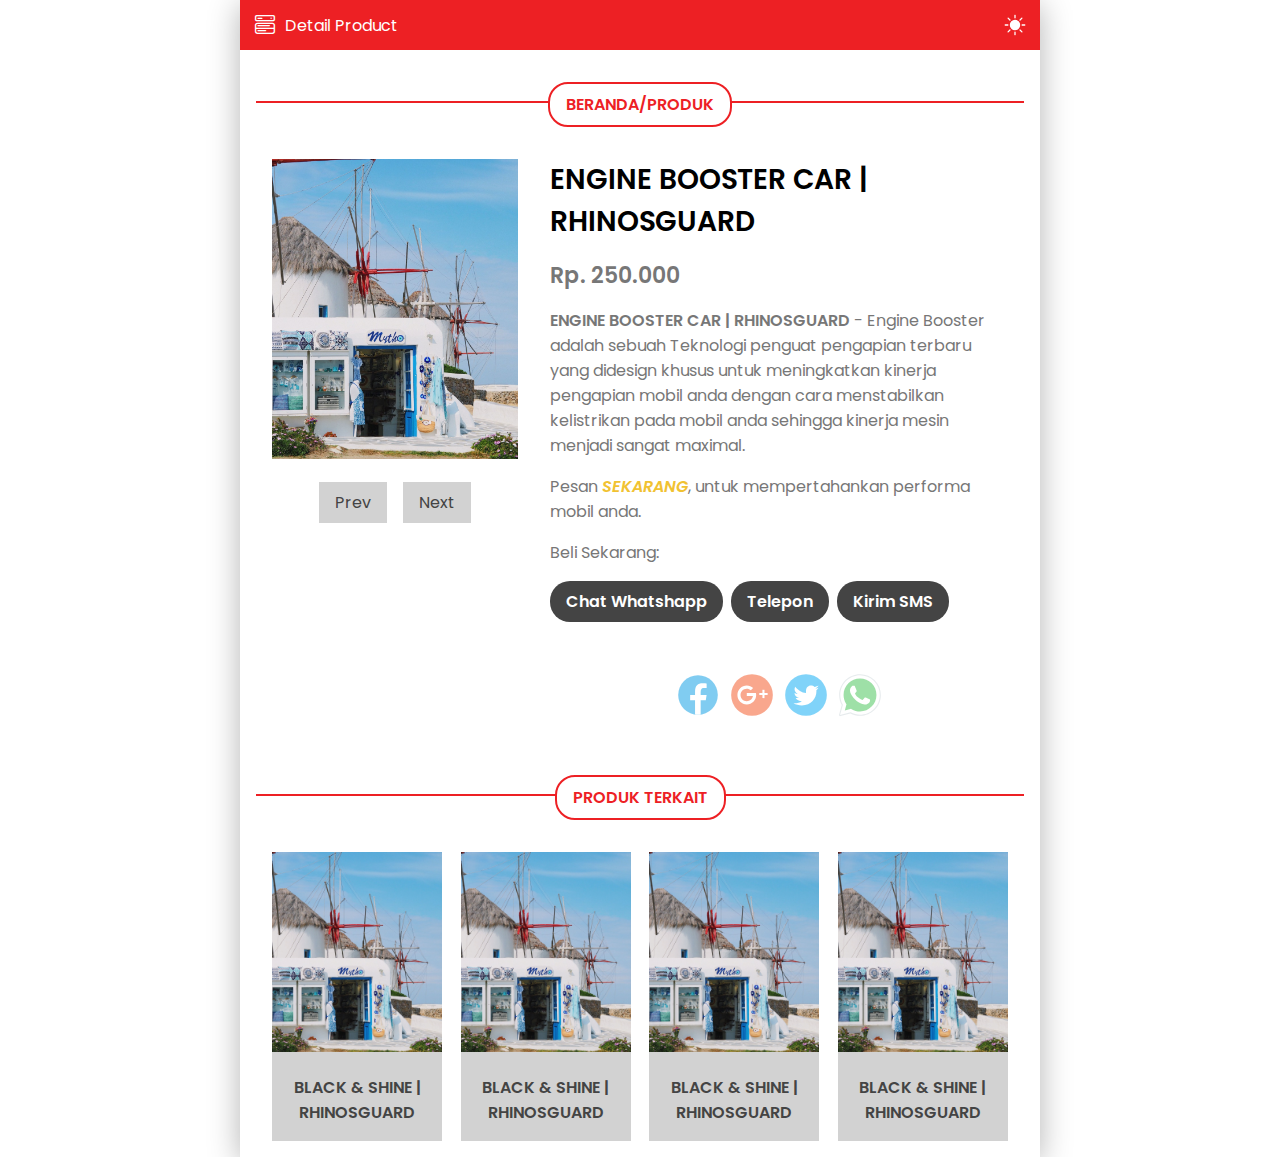
<file: detail-product.html>
<!DOCTYPE html>
<html lang="en">
  <head>
    <meta charset="UTF-8" />
    <meta name="viewport" content="width=device-width, initial-scale=1.0" />
    <title>Detail Product</title>
    <link id="theme-style" rel="stylesheet" href="style.css" />
    <!-- font Poppins -->
    <link rel="preconnect" href="https://fonts.googleapis.com" />
    <link rel="preconnect" href="https://fonts.gstatic.com" crossorigin />
    <link
      href="https://fonts.googleapis.com/css2?family=Poppins:ital,wght@0,400;0,500;0,800;1,700&display=swap"
      rel="stylesheet"
    />
    <!-- cdn bootstrap -->
    <link
      rel="stylesheet"
      href="https://cdn.jsdelivr.net/npm/bootstrap-icons@1.10.5/font/bootstrap-icons.css"
    />
  </head>
  <body>
    <div class="container-detail-product">
      <div class="sidebar">
        <div class="sideb1">
          <img src="img/bgsb1.png" alt="" />
        </div>
        <div class="header-sidebar">
          <div class="close-menu">
            <i class="bi bi-x-lg"></i>
          </div>
          <a href="index.html"
            ><div class="header-item1">
              <img src="img/hey.jpg" alt="" /></div
          ></a>
          <div class="text-header-sidebar">
            <div class="logo">
              <!-- <img src="img/logo.png" alt="" /> -->
              <svg
                width="230"
                height="30"
                viewBox="0 0 230 30"
                fill="none"
                xmlns="http://www.w3.org/2000/svg"
              >
                <g transform="scale(1.2, 1.2)">
                  <path
                    d="M154.24 19.2702C153.962 18.9926 153.822 18.663 153.822 18.2686C153.822 17.8741 153.962 17.5342 154.24 17.2669C154.518 16.9892 154.847 16.8491 155.242 16.8491C155.636 16.8491 155.963 16.9892 156.243 17.2669C156.521 17.5342 156.661 17.8741 156.661 18.2686C156.661 18.663 156.521 18.99 156.243 19.2702C155.966 19.5505 155.636 19.688 155.242 19.688C154.847 19.688 154.52 19.5479 154.24 19.2702Z"
                    fill="#ED2024"
                  />
                  <path
                    d="M0 1.5568C0.708429 1.5568 1.31825 1.81111 1.81129 2.30415C2.30434 2.7972 2.55865 3.40701 2.55865 4.10247V17.1396C2.55865 17.8377 2.30434 18.4449 1.81129 18.938C1.31825 19.431 0.708429 19.6853 0 19.6853V1.5542V1.5568ZM12.0511 18.9795L6.93118 13.6079L9.60401 11.0492C10.123 10.5432 10.3773 10.1124 10.3903 9.75692C10.4033 9.40141 10.4033 9.21197 10.4033 9.199C10.4033 8.55285 10.1619 7.95601 9.69483 7.43701L5.14584 11.7317L3.29562 13.4937L8.43886 18.8912C8.95786 19.4102 9.38863 19.6645 9.73116 19.6775C10.0867 19.6905 10.2761 19.6905 10.2891 19.6905C10.9482 19.6905 11.5321 19.4492 12.0511 18.9821V18.9795Z"
                    fill="#010101"
                  />
                  <path
                    d="M11.763 24.9585C11.763 23.9698 12.2197 23.2095 13.1435 22.6905C13.512 22.501 13.9039 22.3998 14.3217 22.3998H17.9209C18.9225 22.3998 19.7711 22.0443 20.4666 21.3489C21.175 20.6508 21.5305 19.8022 21.5305 18.8032V18.5359C20.8714 19.0056 20.137 19.3455 19.3248 19.5376C18.8551 19.6517 18.388 19.701 17.9183 19.701C17.2202 19.701 16.5741 19.5998 15.9798 19.3845C15.6892 19.2962 15.3207 19.1302 14.864 18.8914C14.371 18.5748 13.9895 18.2972 13.7248 18.0429C13.1046 17.4486 12.6479 16.8128 12.3443 16.1667C12.0017 15.4323 11.8123 14.672 11.7734 13.8727C11.7604 13.7585 11.7604 11.5917 11.7604 7.37231C12.7491 7.37231 13.5094 7.842 14.0284 8.76582C14.2178 9.12133 14.3191 9.51317 14.3191 9.93096V13.7949C14.358 14.2879 14.4825 14.7446 14.7109 15.1884C14.9886 15.7333 15.383 16.1771 15.902 16.5196C16.4859 16.9374 17.1554 17.1398 17.9157 17.1398C18.4477 17.1398 18.9303 17.0386 19.3741 16.8362C19.6414 16.722 19.8438 16.6078 19.9813 16.4937C20.4121 16.203 20.7546 15.8345 21.0089 15.4038C21.2866 14.9341 21.4526 14.454 21.5019 13.935C21.5149 13.8078 21.5279 12.4766 21.5279 9.93096C21.5279 9.51317 21.6161 9.12133 21.8056 8.76582C22.3246 7.842 23.0849 7.37231 24.0736 7.37231V18.8006C24.0736 20.4977 23.4793 21.9431 22.2753 23.1472C21.0712 24.3512 19.6258 24.9585 17.9157 24.9585H11.7578H11.763Z"
                    fill="#010101"
                  />
                  <path
                    d="M26.3103 18.9407C25.8173 18.4477 25.563 17.8379 25.563 17.1424V0C26.261 0 26.8683 0.254309 27.3613 0.747354C27.8544 1.2404 28.1087 1.85022 28.1087 2.55865V19.6907C27.4106 19.6907 26.8034 19.4364 26.3103 18.9433V18.9407Z"
                    fill="#010101"
                  />
                  <path
                    d="M29.5957 5.09133C29.5957 4.39328 29.85 3.78605 30.3431 3.29301C30.8491 2.79996 31.4589 2.54565 32.1543 2.54565V3.40719C32.1543 4.10524 31.9 4.71246 31.407 5.2055C30.9139 5.69855 30.3041 5.95287 29.5957 5.95287V5.09133ZM29.5957 9.91798C29.5957 9.21993 29.85 8.61271 30.3431 8.11967C30.8491 7.62662 31.4589 7.37231 32.1543 7.37231V17.1294C32.1543 17.8378 31.9 18.4477 31.407 18.9407C30.9139 19.4338 30.3041 19.6881 29.5957 19.6881V9.91798Z"
                    fill="#010101"
                  />
                  <path
                    d="M43.6891 18.3075C43.4997 17.952 43.4114 17.5602 43.4114 17.1424V13.5302C43.4114 12.5285 43.0559 11.68 42.3475 10.9845C41.6495 10.2761 40.8009 9.92058 39.8018 9.92058C38.8028 9.92058 37.9516 10.2761 37.2562 10.9845C36.5581 11.6826 36.2052 12.5311 36.2052 13.5302C36.2052 14.5293 36.5607 15.3804 37.2562 16.0888C37.9542 16.7869 38.8028 17.1398 39.8018 17.1398H40.8528C41.9038 17.1398 42.6771 17.6458 43.1961 18.6734C43.3362 18.99 43.4114 19.3196 43.4114 19.6881H39.7992C37.7466 19.6881 36.0858 18.8395 34.8065 17.1424C34.0332 16.0785 33.6414 14.8744 33.6414 13.5302C33.6414 11.8201 34.2356 10.3747 35.4397 9.17063C36.6437 7.96656 38.0995 7.37231 39.7992 7.37231H40.1158C40.3312 7.38529 40.5596 7.41123 40.7749 7.44756C41.0656 7.48649 41.2939 7.5358 41.4834 7.60067C41.7247 7.66295 41.9401 7.7408 42.1425 7.82903C42.5862 8.01847 42.9911 8.24683 43.3725 8.51411L43.4114 8.54005C43.6787 8.72949 43.9175 8.94487 44.1588 9.17323C45.3629 10.3773 45.9571 11.8227 45.9571 13.5328V19.6907C44.9684 19.6907 44.2081 19.234 43.6891 18.3101V18.3075Z"
                    fill="#010101"
                  />
                  <path
                    d="M57.9588 18.9407C57.4658 18.4477 57.2115 17.8379 57.2115 17.1424V13.5302C57.2115 12.5156 56.856 11.667 56.1346 10.9715C55.4132 10.2761 54.5387 9.93355 53.5111 9.93355H53.4721C52.4705 9.99583 51.6349 10.3773 50.9758 11.0857C50.3166 11.7942 49.9871 12.6453 49.9871 13.621V17.1424C49.9871 17.8405 49.7328 18.4477 49.2397 18.9407C48.7467 19.4338 48.1369 19.6881 47.4414 19.6881V7.37231C48.1395 7.37231 48.7467 7.62662 49.2397 8.11967C49.4292 8.3091 49.5823 8.51151 49.7094 8.75284C50.8253 7.82903 52.1176 7.37231 53.5993 7.37231C55.2964 7.37231 56.7418 7.97953 57.9459 9.1836C59.1499 10.3877 59.7572 11.8331 59.7572 13.5302V19.6881C59.0591 19.6881 58.4519 19.4338 57.9588 18.9407Z"
                    fill="#010101"
                  />
                  <path
                    d="M81.5161 18.9408C81.023 18.4478 80.7687 17.8379 80.7687 17.1425V13.5303C80.7687 12.5027 80.4132 11.6541 79.6918 10.9716C78.9834 10.2736 78.1089 9.93364 77.0683 9.93364H77.0294C76.0666 9.99592 75.2674 10.3514 74.6212 11.0106C73.9881 11.6567 73.6326 12.4689 73.5703 13.4317C73.5573 13.4939 73.5573 15.5855 73.5573 19.6907C72.8359 19.6778 72.2391 19.4235 71.746 18.9304C71.253 18.4374 71.0116 17.8405 71.0116 17.1451V13.3694C70.9364 12.3677 70.5549 11.5451 69.8595 10.899C69.1744 10.2528 68.3388 9.93624 67.3501 9.93624H67.2749C66.2732 9.99852 65.4506 10.38 64.7915 11.0884C64.1324 11.7968 63.8028 12.648 63.8028 13.6237V17.1451C63.8028 17.8431 63.5485 18.4504 63.0554 18.9434C62.5624 19.4365 61.9526 19.6907 61.2441 19.6907V7.375C61.9526 7.375 62.5624 7.62931 63.0554 8.12235C63.2449 8.31179 63.398 8.5142 63.5251 8.75553C64.641 7.83172 65.9333 7.375 67.415 7.375C69.4053 7.375 71.0272 8.17425 72.2936 9.77016C73.5599 8.17425 75.1818 7.375 77.1721 7.375C78.8692 7.375 80.3146 7.98222 81.5187 9.18629C82.7228 10.3904 83.33 11.8358 83.33 13.5329V19.6907C82.6216 19.6907 82.0117 19.4365 81.5187 18.9434L81.5161 18.9408Z"
                    fill="#010101"
                  />
                  <path
                    d="M87.3729 19.688C87.3729 19.3195 87.4351 18.9899 87.5753 18.6733C88.0943 17.6457 88.8676 17.1397 89.9185 17.1397H90.9695C91.9711 17.1397 92.8197 16.7842 93.5152 16.0888C94.2106 15.3933 94.5791 14.5292 94.5791 13.5301C94.5791 12.531 94.2236 11.6799 93.5152 10.9844C92.8171 10.276 91.9686 9.9205 90.9695 9.9205C89.9704 9.9205 89.1193 10.276 88.4238 10.9844C87.7258 11.6825 87.3729 12.531 87.3729 13.5301V17.1423C87.3729 17.5601 87.2716 17.952 87.0822 18.3075C86.5632 19.2313 85.8029 19.688 84.8142 19.688V1.55688C85.5226 1.55688 86.1325 1.81119 86.6255 2.30424C87.1185 2.79728 87.3729 3.4071 87.3729 4.10256V8.53737L87.3988 8.51143C87.6531 8.32199 87.9178 8.16889 88.1981 8.02876C89.1478 7.5461 89.7317 7.45786 90.492 7.3826C90.6321 7.36963 90.7827 7.36963 90.9747 7.36963C92.6848 7.36963 94.1302 7.96388 95.3342 9.16795C96.5383 10.372 97.1326 11.8174 97.1326 13.5275C97.1326 14.8717 96.7537 16.0732 95.9804 17.1397C94.7011 18.8368 93.0403 19.6854 90.9747 19.6854H87.3754L87.3729 19.688Z"
                    fill="#010101"
                  />
                  <path
                    d="M108.665 18.3075C108.475 17.952 108.387 17.5602 108.387 17.1424V13.5302C108.387 12.5285 108.032 11.68 107.323 10.9845C106.625 10.2761 105.776 9.92058 104.777 9.92058C103.778 9.92058 102.927 10.2761 102.232 10.9845C101.534 11.6826 101.181 12.5311 101.181 13.5302C101.181 14.5293 101.536 15.3804 102.232 16.0888C102.93 16.7869 103.778 17.1398 104.777 17.1398H105.828C106.879 17.1398 107.653 17.6458 108.172 18.6734C108.312 18.99 108.387 19.3196 108.387 19.6881H104.775C102.722 19.6881 101.061 18.8395 99.7821 17.1424C99.0088 16.0785 98.6169 14.8744 98.6169 13.5302C98.6169 11.8201 99.2112 10.3747 100.415 9.17063C101.619 7.96656 103.075 7.37231 104.775 7.37231H105.091C105.307 7.38529 105.535 7.41123 105.751 7.44756C106.041 7.48649 106.27 7.5358 106.459 7.60067C106.7 7.66295 106.916 7.7408 107.118 7.82903C107.562 8.01847 107.967 8.24683 108.348 8.51411L108.387 8.54005C108.654 8.72949 108.893 8.94487 109.134 9.17323C110.338 10.3773 110.933 11.8227 110.933 13.5328V19.6907C109.944 19.6907 109.184 19.234 108.665 18.3101V18.3075Z"
                    fill="#010101"
                  />
                  <path
                    d="M112.417 13.5302C112.417 11.8201 113.011 10.3747 114.215 9.17063C115.419 7.96656 116.875 7.37231 118.575 7.37231C120.275 7.37231 121.73 7.96656 122.934 9.17063C124.138 10.3747 124.733 11.8201 124.733 13.5302C124.733 15.2403 124.138 16.6857 122.934 17.8898C122.236 18.5748 121.427 19.0809 120.477 19.3974C119.87 19.5869 119.234 19.6881 118.577 19.6881H115.689C115.702 18.9796 115.944 18.3698 116.437 17.8768C116.93 17.3837 117.539 17.1294 118.248 17.1294H118.577C119.579 17.1294 120.428 16.7739 121.123 16.0785C121.819 15.383 122.174 14.5319 122.174 13.5328C122.174 12.5337 121.819 11.6826 121.123 10.9871C120.425 10.2787 119.577 9.92318 118.577 9.92318C117.578 9.92318 116.727 10.2787 116.032 10.9871C115.334 11.6852 114.981 12.5337 114.981 13.5328V22.4543C114.981 23.1524 114.727 23.7596 114.233 24.2526C113.74 24.7457 113.131 25 112.422 25V13.5328L112.417 13.5302Z"
                    fill="#010101"
                  />
                  <path
                    d="M126.22 13.5302C126.22 11.8201 126.814 10.3747 128.018 9.17063C129.222 7.96656 130.678 7.37231 132.378 7.37231C134.077 7.37231 135.533 7.96656 136.737 9.17063C137.941 10.3747 138.535 11.8201 138.535 13.5302C138.535 15.2403 137.941 16.6857 136.737 17.8898C136.039 18.5748 135.229 19.0809 134.28 19.3974C133.672 19.5869 133.037 19.6881 132.38 19.6881H129.492C129.505 18.9796 129.746 18.3698 130.239 17.8768C130.732 17.3837 131.342 17.1294 132.051 17.1294H132.38C133.382 17.1294 134.23 16.7739 134.926 16.0785C135.621 15.383 135.977 14.5319 135.977 13.5328C135.977 12.5337 135.621 11.6826 134.926 10.9871C134.228 10.2787 133.379 9.92318 132.38 9.92318C131.381 9.92318 130.53 10.2787 129.835 10.9871C129.136 11.6852 128.784 12.5337 128.784 13.5328V22.4543C128.784 23.1524 128.529 23.7596 128.036 24.2526C127.543 24.7457 126.933 25 126.225 25V13.5328L126.22 13.5302Z"
                    fill="#010101"
                  />
                  <path
                    d="M146.178 19.6881C144.481 19.6881 143.022 19.0938 141.818 17.8898C140.614 16.6857 140.02 15.2299 140.02 13.5302C140.02 11.8305 140.614 10.3747 141.818 9.17063C143.022 7.96656 144.478 7.37231 146.178 7.37231C147.877 7.37231 149.333 7.96656 150.537 9.17063C151.386 10.0192 151.944 11.0468 152.211 12.2509C152.299 12.6687 152.338 13.0864 152.338 13.5302C152.338 13.9739 152.299 14.3917 152.211 14.7965H143.214C143.214 14.0985 143.468 13.4913 143.962 12.9982C144.455 12.5052 145.064 12.2509 145.76 12.2509H149.549C149.359 11.7578 149.092 11.3374 148.726 10.9715C148.028 10.2735 147.179 9.92058 146.18 9.92058C145.181 9.92058 144.33 10.2761 143.635 10.9845C142.937 11.6826 142.584 12.5311 142.584 13.5302C142.584 14.5293 142.939 15.3804 143.635 16.0759C144.33 16.7713 145.181 17.1268 146.18 17.1268H148.614C149.349 17.1268 149.969 17.3941 150.478 17.9365C150.934 18.4295 151.163 19.0134 151.163 19.6855H146.183L146.178 19.6881Z"
                    fill="#010101"
                  />
                  <path
                    d="M160.704 19.688C160.704 19.3195 160.766 18.9899 160.907 18.6733C161.426 17.6457 162.199 17.1397 163.25 17.1397H164.301C165.302 17.1397 166.151 16.7842 166.846 16.0888C167.542 15.3933 167.91 14.5292 167.91 13.5301C167.91 12.531 167.555 11.6799 166.846 10.9844C166.148 10.276 165.3 9.9205 164.301 9.9205C163.302 9.9205 162.451 10.276 161.755 10.9844C161.057 11.6825 160.704 12.531 160.704 13.5301V17.1423C160.704 17.5601 160.603 17.952 160.414 18.3075C159.895 19.2313 159.134 19.688 158.146 19.688V1.55688C158.854 1.55688 159.464 1.81119 159.957 2.30424C160.45 2.79728 160.704 3.4071 160.704 4.10256V8.53737L160.73 8.51143C160.984 8.32199 161.249 8.16889 161.529 8.02876C162.479 7.5461 163.063 7.45786 163.823 7.3826C163.963 7.36963 164.114 7.36963 164.306 7.36963C166.016 7.36963 167.461 7.96388 168.666 9.16795C169.87 10.372 170.464 11.8174 170.464 13.5275C170.464 14.8717 170.085 16.0732 169.312 17.1397C168.032 18.8368 166.372 19.6854 164.306 19.6854H160.707L160.704 19.688Z"
                    fill="#ED2024"
                  />
                  <path
                    d="M171.946 5.09133C171.946 4.39328 172.2 3.78605 172.693 3.29301C173.199 2.79996 173.809 2.54565 174.504 2.54565V3.40719C174.504 4.10524 174.25 4.71246 173.757 5.2055C173.264 5.69855 172.654 5.95287 171.946 5.95287V5.09133ZM171.946 9.91798C171.946 9.21993 172.2 8.61271 172.693 8.11967C173.199 7.62662 173.809 7.37231 174.504 7.37231V17.1294C174.504 17.8378 174.25 18.4477 173.757 18.9407C173.264 19.4338 172.654 19.6881 171.946 19.6881V9.91798Z"
                    fill="#ED2024"
                  />
                  <path
                    d="M175.991 19.6881C175.991 19.2184 176.105 18.7876 176.347 18.3958L183.582 9.93096H178.576C177.867 9.93096 177.258 9.67665 176.765 9.1836C176.271 8.67758 176.017 8.06777 176.017 7.37231H188.499C188.499 7.94321 188.336 8.44923 188.006 8.89297L180.961 17.1424H185.927C186.636 17.1424 187.246 17.3967 187.739 17.8898C188.232 18.3828 188.486 18.9926 188.486 19.6881H175.994H175.991Z"
                    fill="#ED2024"
                  />
                </g>
              </svg>
            </div>
            <span>webmaster yang dapat di andalkan</span>
          </div>
        </div>
        <ul class="ul-sidebar">
          <a href="index.html"
            ><li data-content="home"><i class="bi bi-house"></i> Home</li></a
          >
          <a href="profile.html"
            ><li data-content="profile">
              <i class="bi bi-person-circle"></i> Profile
            </li></a
          >
          <a href="galery.html"
            ><li data-content="galery">
              <i class="bi bi-image"></i> Gallery
            </li></a
          >
          <a href="contack.html"
            ><li data-content="contack">
              <i class="bi bi-envelope"></i> Contact
            </li></a
          >
          <a href="article.html"
            ><li data-content="article">
              <i class="bi bi-journal"></i> Article
            </li></a
          >
          <a href="product.html"
            ><li data-content="product">
              <i class="bi bi-shop"></i> Product
            </li></a
          >
        </ul>
        <div class="con-sosmed-sidebar">
          <a href=""><i class="bi bi-facebook"></i></a>
          <a href=""><i class="bi bi-twitter"></i></a>
          <a href=""><i class="bi bi-google"></i></a>
          <a href=""><i class="bi bi-instagram"></i></a>
          <a href=""><i class="bi bi-youtube"></i></a>
        </div>
      </div>
      <div class="header-article">
        <div class="header1-article">
          <div class="menu">
            <i class="bi bi-menu-button-wide"></i>
          </div>
          <p>Detail Product</p>
        </div>
        <div class="container-dark-mode">
          <input type="checkbox" class="checkboxInput" id="dark-mode-toggle" />
          <label for="dark-mode-toggle" class="toggleSwitch">
            <div class="speaker">
              <svg
                xmlns="http://www.w3.org/2000/svg"
                width="16"
                height="16"
                fill="currentColor"
                class="bi bi-brightness-high-fill"
                viewBox="0 0 16 16"
              >
                <path
                  d="M12 8a4 4 0 1 1-8 0 4 4 0 0 1 8 0zM8 0a.5.5 0 0 1 .5.5v2a.5.5 0 0 1-1 0v-2A.5.5 0 0 1 8 0zm0 13a.5.5 0 0 1 .5.5v2a.5.5 0 0 1-1 0v-2A.5.5 0 0 1 8 13zm8-5a.5.5 0 0 1-.5.5h-2a.5.5 0 0 1 0-1h2a.5.5 0 0 1 .5.5zM3 8a.5.5 0 0 1-.5.5h-2a.5.5 0 0 1 0-1h2A.5.5 0 0 1 3 8zm10.657-5.657a.5.5 0 0 1 0 .707l-1.414 1.415a.5.5 0 1 1-.707-.708l1.414-1.414a.5.5 0 0 1 .707 0zm-9.193 9.193a.5.5 0 0 1 0 .707L3.05 13.657a.5.5 0 0 1-.707-.707l1.414-1.414a.5.5 0 0 1 .707 0zm9.193 2.121a.5.5 0 0 1-.707 0l-1.414-1.414a.5.5 0 0 1 .707-.707l1.414 1.414a.5.5 0 0 1 0 .707zM4.464 4.465a.5.5 0 0 1-.707 0L2.343 3.05a.5.5 0 1 1 .707-.707l1.414 1.414a.5.5 0 0 1 0 .708z"
                />
              </svg>
            </div>
            <div class="mute-speaker">
              <svg
                xmlns="http://www.w3.org/2000/svg"
                width="16"
                height="16"
                fill="currentColor"
                class="bi bi-moon-fill"
                viewBox="0 0 16 16"
              >
                <path
                  d="M6 .278a.768.768 0 0 1 .08.858 7.208 7.208 0 0 0-.878 3.46c0 4.021 3.278 7.277 7.318 7.277.527 0 1.04-.055 1.533-.16a.787.787 0 0 1 .81.316.733.733 0 0 1-.031.893A8.349 8.349 0 0 1 8.344 16C3.734 16 0 12.286 0 7.71 0 4.266 2.114 1.312 5.124.06A.752.752 0 0 1 6 .278z"
                />
              </svg>
            </div>
          </label>
        </div>
        <!-- <div class="header2-article">
          <div class="con-search-article">
            <i class="bi bi-search tombol-search"></i>
          </div>
          <div class="con-menu-article">
            <i class="bi bi-three-dots-vertical"></i>
          </div>
        </div> -->
      </div>
      <div class="main">
        <div class="title">
          <h1>Beranda/Produk</h1>
        </div>
        <div class="product">
          <div class="product-box">
            <div class="img-box">
              <img src="img/p-1.jpg" alt="" />
              <div class="slide">
                <a href="">Prev</a>
                <a href="">Next</a>
              </div>
            </div>
            <div class="desc">
              <h1>ENGINE BOOSTER CAR | RHINOSGUARD</h1>
              <p class="price">Rp. 250.000</p>
              <p class="desc-product">
                <span class="desc-bold">ENGINE BOOSTER CAR | RHINOSGUARD</span>
                - Engine Booster adalah sebuah Teknologi penguat pengapian
                terbaru yang didesign khusus untuk meningkatkan kinerja
                pengapian mobil anda dengan cara menstabilkan kelistrikan pada
                mobil anda sehingga kinerja mesin menjadi sangat maximal.
              </p>
              <p class="pesan">
                Pesan <span> SEKARANG</span>, untuk mempertahankan performa
                mobil anda.
              </p>
              <div class="buy">
                <p>Beli Sekarang:</p>
                <div class="buy-contact">
                  <a href="">
                    <i class="fa-brands fa-whatsapp"></i> Chat Whatshapp</a
                  >
                  <a href=""><i class="fa-solid fa-paper-plane"></i> Telepon</a>
                  <a href=""> Kirim SMS</a>
                </div>
              </div>
              <div class="sosmed">
                <a href=""><img src="img/fb.svg" alt="" /></a>
                <a href=""><img src="img/g+.svg" alt="" /></a>
                <a href=""><img src="img/twt.svg" alt="" /></a>
                <a href=""><img src="img/wa.svg" alt="" /></a>
              </div>
            </div>
          </div>
        </div>
      </div>
      <div class="main">
        <div class="title">
          <h1>Produk Terkait</h1>
        </div>
        <div class="product-t">
          <div class="product-box-t">
            <img src="img/p-1.jpg" alt="" />
            <h1>BLACK & SHINE | RHINOSGUARD</h1>
          </div>
          <div class="product-box-t">
            <img src="img/p-1.jpg" alt="" />
            <h1>BLACK & SHINE | RHINOSGUARD</h1>
          </div>
          <div class="product-box-t">
            <img src="img/p-1.jpg" alt="" />
            <h1>BLACK & SHINE | RHINOSGUARD</h1>
          </div>
          <div class="product-box-t">
            <img src="img/p-1.jpg" alt="" />
            <h1>BLACK & SHINE | RHINOSGUARD</h1>
          </div>
        </div>
      </div>
    </div>
    <script>
      const header = document.querySelector(".header-article");

      window.addEventListener("scroll", () => {
        const scrollY = window.scrollY;

        if (scrollY >= 200) {
          header.classList.add("sticky");
        } else {
          header.classList.remove("sticky");
        }
      });
    </script>
    <script src="script.js"></script>
  </body>
</html>
</file>
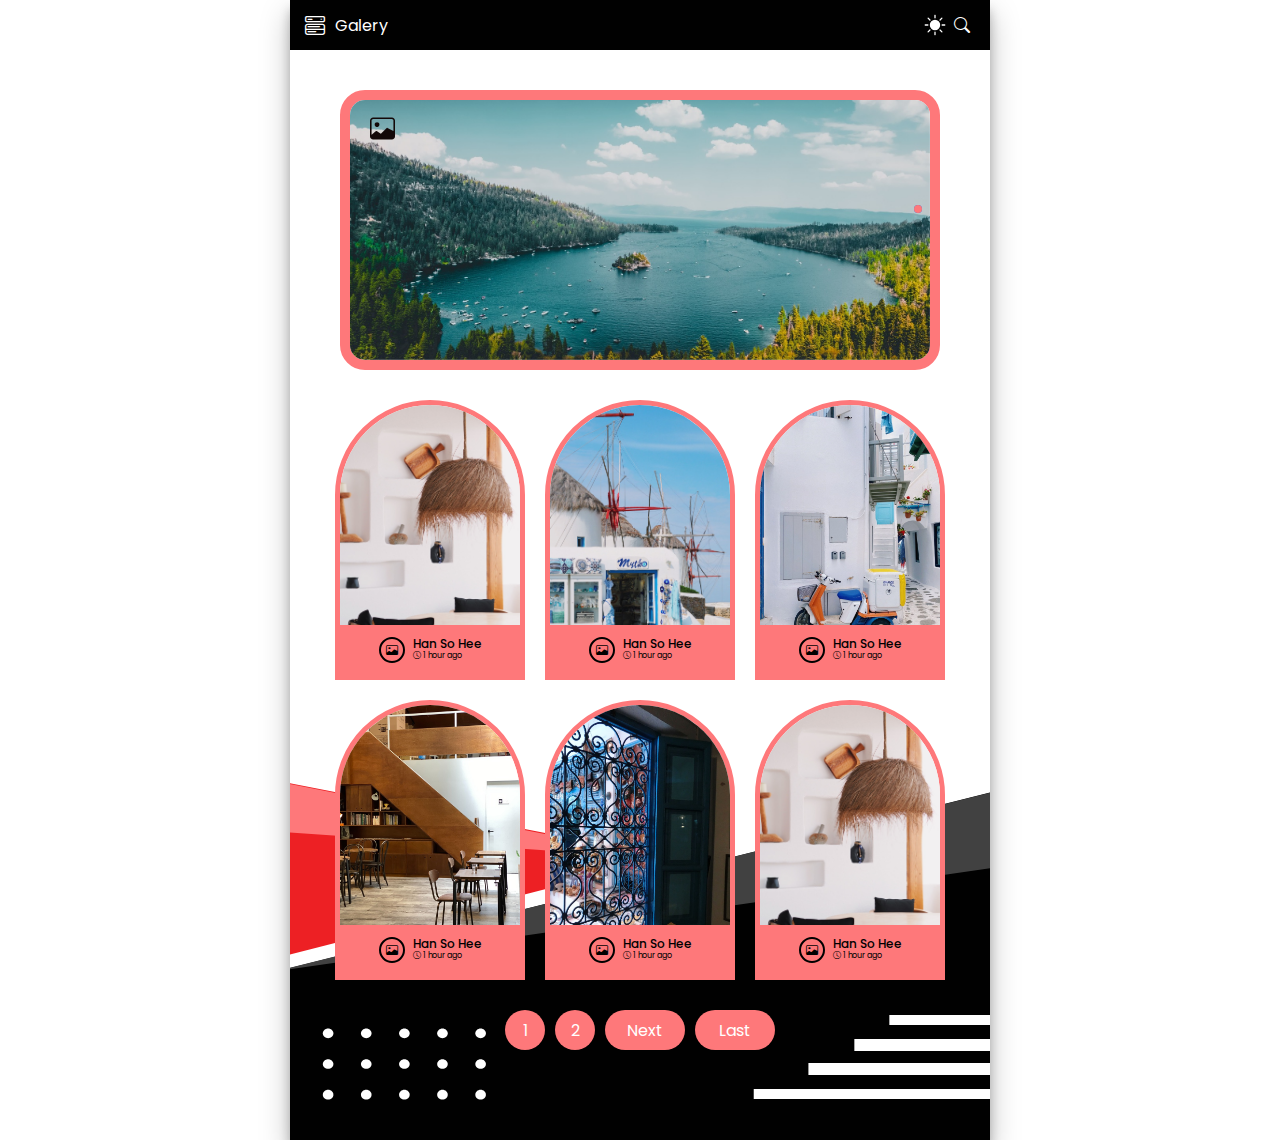
<file: galery.html>
<!DOCTYPE html>
<html lang="en">
  <head>
    <meta charset="UTF-8" />
    <meta name="viewport" content="width=device-width, initial-scale=1.0" />
    <title>Galery</title>
    <link id="theme-style" rel="stylesheet" href="style.css" />
    <!-- font Poppins -->
    <link rel="preconnect" href="https://fonts.googleapis.com" />
    <link rel="preconnect" href="https://fonts.gstatic.com" crossorigin />
    <link
      href="https://fonts.googleapis.com/css2?family=Poppins:ital,wght@0,400;0,500;0,800;1,700&display=swap"
      rel="stylesheet"
    />
    <!-- cdn bootstrap -->
    <link
      rel="stylesheet"
      href="https://cdn.jsdelivr.net/npm/bootstrap-icons@1.10.5/font/bootstrap-icons.css"
    />
    <!-- Link Swiper's CSS -->
    <link
      rel="stylesheet"
      href="https://cdn.jsdelivr.net/npm/swiper@10/swiper-bundle.min.css"
    />
  </head>
  <body>
    <div class="container">
      <div class="sidebar">
        <div class="sideb1">
          <img src="img/bgsb1.png" alt="" />
        </div>
        <div class="header-sidebar">
          <div class="close-menu">
            <i class="bi bi-x-lg"></i>
          </div>
          <a href="index.html"
            ><div class="header-item1">
              <img src="img/hey.jpg" alt="" /></div
          ></a>
          <div class="text-header-sidebar">
            <div class="logo">
              <!-- <img src="img/logo.png" alt="" /> -->
              <svg
                width="230"
                height="30"
                viewBox="0 0 230 30"
                fill="none"
                xmlns="http://www.w3.org/2000/svg"
              >
                <g transform="scale(1.2, 1.2)">
                  <path
                    d="M154.24 19.2702C153.962 18.9926 153.822 18.663 153.822 18.2686C153.822 17.8741 153.962 17.5342 154.24 17.2669C154.518 16.9892 154.847 16.8491 155.242 16.8491C155.636 16.8491 155.963 16.9892 156.243 17.2669C156.521 17.5342 156.661 17.8741 156.661 18.2686C156.661 18.663 156.521 18.99 156.243 19.2702C155.966 19.5505 155.636 19.688 155.242 19.688C154.847 19.688 154.52 19.5479 154.24 19.2702Z"
                    fill="#ED2024"
                  />
                  <path
                    d="M0 1.5568C0.708429 1.5568 1.31825 1.81111 1.81129 2.30415C2.30434 2.7972 2.55865 3.40701 2.55865 4.10247V17.1396C2.55865 17.8377 2.30434 18.4449 1.81129 18.938C1.31825 19.431 0.708429 19.6853 0 19.6853V1.5542V1.5568ZM12.0511 18.9795L6.93118 13.6079L9.60401 11.0492C10.123 10.5432 10.3773 10.1124 10.3903 9.75692C10.4033 9.40141 10.4033 9.21197 10.4033 9.199C10.4033 8.55285 10.1619 7.95601 9.69483 7.43701L5.14584 11.7317L3.29562 13.4937L8.43886 18.8912C8.95786 19.4102 9.38863 19.6645 9.73116 19.6775C10.0867 19.6905 10.2761 19.6905 10.2891 19.6905C10.9482 19.6905 11.5321 19.4492 12.0511 18.9821V18.9795Z"
                    fill="#010101"
                  />
                  <path
                    d="M11.763 24.9585C11.763 23.9698 12.2197 23.2095 13.1435 22.6905C13.512 22.501 13.9039 22.3998 14.3217 22.3998H17.9209C18.9225 22.3998 19.7711 22.0443 20.4666 21.3489C21.175 20.6508 21.5305 19.8022 21.5305 18.8032V18.5359C20.8714 19.0056 20.137 19.3455 19.3248 19.5376C18.8551 19.6517 18.388 19.701 17.9183 19.701C17.2202 19.701 16.5741 19.5998 15.9798 19.3845C15.6892 19.2962 15.3207 19.1302 14.864 18.8914C14.371 18.5748 13.9895 18.2972 13.7248 18.0429C13.1046 17.4486 12.6479 16.8128 12.3443 16.1667C12.0017 15.4323 11.8123 14.672 11.7734 13.8727C11.7604 13.7585 11.7604 11.5917 11.7604 7.37231C12.7491 7.37231 13.5094 7.842 14.0284 8.76582C14.2178 9.12133 14.3191 9.51317 14.3191 9.93096V13.7949C14.358 14.2879 14.4825 14.7446 14.7109 15.1884C14.9886 15.7333 15.383 16.1771 15.902 16.5196C16.4859 16.9374 17.1554 17.1398 17.9157 17.1398C18.4477 17.1398 18.9303 17.0386 19.3741 16.8362C19.6414 16.722 19.8438 16.6078 19.9813 16.4937C20.4121 16.203 20.7546 15.8345 21.0089 15.4038C21.2866 14.9341 21.4526 14.454 21.5019 13.935C21.5149 13.8078 21.5279 12.4766 21.5279 9.93096C21.5279 9.51317 21.6161 9.12133 21.8056 8.76582C22.3246 7.842 23.0849 7.37231 24.0736 7.37231V18.8006C24.0736 20.4977 23.4793 21.9431 22.2753 23.1472C21.0712 24.3512 19.6258 24.9585 17.9157 24.9585H11.7578H11.763Z"
                    fill="#010101"
                  />
                  <path
                    d="M26.3103 18.9407C25.8173 18.4477 25.563 17.8379 25.563 17.1424V0C26.261 0 26.8683 0.254309 27.3613 0.747354C27.8544 1.2404 28.1087 1.85022 28.1087 2.55865V19.6907C27.4106 19.6907 26.8034 19.4364 26.3103 18.9433V18.9407Z"
                    fill="#010101"
                  />
                  <path
                    d="M29.5957 5.09133C29.5957 4.39328 29.85 3.78605 30.3431 3.29301C30.8491 2.79996 31.4589 2.54565 32.1543 2.54565V3.40719C32.1543 4.10524 31.9 4.71246 31.407 5.2055C30.9139 5.69855 30.3041 5.95287 29.5957 5.95287V5.09133ZM29.5957 9.91798C29.5957 9.21993 29.85 8.61271 30.3431 8.11967C30.8491 7.62662 31.4589 7.37231 32.1543 7.37231V17.1294C32.1543 17.8378 31.9 18.4477 31.407 18.9407C30.9139 19.4338 30.3041 19.6881 29.5957 19.6881V9.91798Z"
                    fill="#010101"
                  />
                  <path
                    d="M43.6891 18.3075C43.4997 17.952 43.4114 17.5602 43.4114 17.1424V13.5302C43.4114 12.5285 43.0559 11.68 42.3475 10.9845C41.6495 10.2761 40.8009 9.92058 39.8018 9.92058C38.8028 9.92058 37.9516 10.2761 37.2562 10.9845C36.5581 11.6826 36.2052 12.5311 36.2052 13.5302C36.2052 14.5293 36.5607 15.3804 37.2562 16.0888C37.9542 16.7869 38.8028 17.1398 39.8018 17.1398H40.8528C41.9038 17.1398 42.6771 17.6458 43.1961 18.6734C43.3362 18.99 43.4114 19.3196 43.4114 19.6881H39.7992C37.7466 19.6881 36.0858 18.8395 34.8065 17.1424C34.0332 16.0785 33.6414 14.8744 33.6414 13.5302C33.6414 11.8201 34.2356 10.3747 35.4397 9.17063C36.6437 7.96656 38.0995 7.37231 39.7992 7.37231H40.1158C40.3312 7.38529 40.5596 7.41123 40.7749 7.44756C41.0656 7.48649 41.2939 7.5358 41.4834 7.60067C41.7247 7.66295 41.9401 7.7408 42.1425 7.82903C42.5862 8.01847 42.9911 8.24683 43.3725 8.51411L43.4114 8.54005C43.6787 8.72949 43.9175 8.94487 44.1588 9.17323C45.3629 10.3773 45.9571 11.8227 45.9571 13.5328V19.6907C44.9684 19.6907 44.2081 19.234 43.6891 18.3101V18.3075Z"
                    fill="#010101"
                  />
                  <path
                    d="M57.9588 18.9407C57.4658 18.4477 57.2115 17.8379 57.2115 17.1424V13.5302C57.2115 12.5156 56.856 11.667 56.1346 10.9715C55.4132 10.2761 54.5387 9.93355 53.5111 9.93355H53.4721C52.4705 9.99583 51.6349 10.3773 50.9758 11.0857C50.3166 11.7942 49.9871 12.6453 49.9871 13.621V17.1424C49.9871 17.8405 49.7328 18.4477 49.2397 18.9407C48.7467 19.4338 48.1369 19.6881 47.4414 19.6881V7.37231C48.1395 7.37231 48.7467 7.62662 49.2397 8.11967C49.4292 8.3091 49.5823 8.51151 49.7094 8.75284C50.8253 7.82903 52.1176 7.37231 53.5993 7.37231C55.2964 7.37231 56.7418 7.97953 57.9459 9.1836C59.1499 10.3877 59.7572 11.8331 59.7572 13.5302V19.6881C59.0591 19.6881 58.4519 19.4338 57.9588 18.9407Z"
                    fill="#010101"
                  />
                  <path
                    d="M81.5161 18.9408C81.023 18.4478 80.7687 17.8379 80.7687 17.1425V13.5303C80.7687 12.5027 80.4132 11.6541 79.6918 10.9716C78.9834 10.2736 78.1089 9.93364 77.0683 9.93364H77.0294C76.0666 9.99592 75.2674 10.3514 74.6212 11.0106C73.9881 11.6567 73.6326 12.4689 73.5703 13.4317C73.5573 13.4939 73.5573 15.5855 73.5573 19.6907C72.8359 19.6778 72.2391 19.4235 71.746 18.9304C71.253 18.4374 71.0116 17.8405 71.0116 17.1451V13.3694C70.9364 12.3677 70.5549 11.5451 69.8595 10.899C69.1744 10.2528 68.3388 9.93624 67.3501 9.93624H67.2749C66.2732 9.99852 65.4506 10.38 64.7915 11.0884C64.1324 11.7968 63.8028 12.648 63.8028 13.6237V17.1451C63.8028 17.8431 63.5485 18.4504 63.0554 18.9434C62.5624 19.4365 61.9526 19.6907 61.2441 19.6907V7.375C61.9526 7.375 62.5624 7.62931 63.0554 8.12235C63.2449 8.31179 63.398 8.5142 63.5251 8.75553C64.641 7.83172 65.9333 7.375 67.415 7.375C69.4053 7.375 71.0272 8.17425 72.2936 9.77016C73.5599 8.17425 75.1818 7.375 77.1721 7.375C78.8692 7.375 80.3146 7.98222 81.5187 9.18629C82.7228 10.3904 83.33 11.8358 83.33 13.5329V19.6907C82.6216 19.6907 82.0117 19.4365 81.5187 18.9434L81.5161 18.9408Z"
                    fill="#010101"
                  />
                  <path
                    d="M87.3729 19.688C87.3729 19.3195 87.4351 18.9899 87.5753 18.6733C88.0943 17.6457 88.8676 17.1397 89.9185 17.1397H90.9695C91.9711 17.1397 92.8197 16.7842 93.5152 16.0888C94.2106 15.3933 94.5791 14.5292 94.5791 13.5301C94.5791 12.531 94.2236 11.6799 93.5152 10.9844C92.8171 10.276 91.9686 9.9205 90.9695 9.9205C89.9704 9.9205 89.1193 10.276 88.4238 10.9844C87.7258 11.6825 87.3729 12.531 87.3729 13.5301V17.1423C87.3729 17.5601 87.2716 17.952 87.0822 18.3075C86.5632 19.2313 85.8029 19.688 84.8142 19.688V1.55688C85.5226 1.55688 86.1325 1.81119 86.6255 2.30424C87.1185 2.79728 87.3729 3.4071 87.3729 4.10256V8.53737L87.3988 8.51143C87.6531 8.32199 87.9178 8.16889 88.1981 8.02876C89.1478 7.5461 89.7317 7.45786 90.492 7.3826C90.6321 7.36963 90.7827 7.36963 90.9747 7.36963C92.6848 7.36963 94.1302 7.96388 95.3342 9.16795C96.5383 10.372 97.1326 11.8174 97.1326 13.5275C97.1326 14.8717 96.7537 16.0732 95.9804 17.1397C94.7011 18.8368 93.0403 19.6854 90.9747 19.6854H87.3754L87.3729 19.688Z"
                    fill="#010101"
                  />
                  <path
                    d="M108.665 18.3075C108.475 17.952 108.387 17.5602 108.387 17.1424V13.5302C108.387 12.5285 108.032 11.68 107.323 10.9845C106.625 10.2761 105.776 9.92058 104.777 9.92058C103.778 9.92058 102.927 10.2761 102.232 10.9845C101.534 11.6826 101.181 12.5311 101.181 13.5302C101.181 14.5293 101.536 15.3804 102.232 16.0888C102.93 16.7869 103.778 17.1398 104.777 17.1398H105.828C106.879 17.1398 107.653 17.6458 108.172 18.6734C108.312 18.99 108.387 19.3196 108.387 19.6881H104.775C102.722 19.6881 101.061 18.8395 99.7821 17.1424C99.0088 16.0785 98.6169 14.8744 98.6169 13.5302C98.6169 11.8201 99.2112 10.3747 100.415 9.17063C101.619 7.96656 103.075 7.37231 104.775 7.37231H105.091C105.307 7.38529 105.535 7.41123 105.751 7.44756C106.041 7.48649 106.27 7.5358 106.459 7.60067C106.7 7.66295 106.916 7.7408 107.118 7.82903C107.562 8.01847 107.967 8.24683 108.348 8.51411L108.387 8.54005C108.654 8.72949 108.893 8.94487 109.134 9.17323C110.338 10.3773 110.933 11.8227 110.933 13.5328V19.6907C109.944 19.6907 109.184 19.234 108.665 18.3101V18.3075Z"
                    fill="#010101"
                  />
                  <path
                    d="M112.417 13.5302C112.417 11.8201 113.011 10.3747 114.215 9.17063C115.419 7.96656 116.875 7.37231 118.575 7.37231C120.275 7.37231 121.73 7.96656 122.934 9.17063C124.138 10.3747 124.733 11.8201 124.733 13.5302C124.733 15.2403 124.138 16.6857 122.934 17.8898C122.236 18.5748 121.427 19.0809 120.477 19.3974C119.87 19.5869 119.234 19.6881 118.577 19.6881H115.689C115.702 18.9796 115.944 18.3698 116.437 17.8768C116.93 17.3837 117.539 17.1294 118.248 17.1294H118.577C119.579 17.1294 120.428 16.7739 121.123 16.0785C121.819 15.383 122.174 14.5319 122.174 13.5328C122.174 12.5337 121.819 11.6826 121.123 10.9871C120.425 10.2787 119.577 9.92318 118.577 9.92318C117.578 9.92318 116.727 10.2787 116.032 10.9871C115.334 11.6852 114.981 12.5337 114.981 13.5328V22.4543C114.981 23.1524 114.727 23.7596 114.233 24.2526C113.74 24.7457 113.131 25 112.422 25V13.5328L112.417 13.5302Z"
                    fill="#010101"
                  />
                  <path
                    d="M126.22 13.5302C126.22 11.8201 126.814 10.3747 128.018 9.17063C129.222 7.96656 130.678 7.37231 132.378 7.37231C134.077 7.37231 135.533 7.96656 136.737 9.17063C137.941 10.3747 138.535 11.8201 138.535 13.5302C138.535 15.2403 137.941 16.6857 136.737 17.8898C136.039 18.5748 135.229 19.0809 134.28 19.3974C133.672 19.5869 133.037 19.6881 132.38 19.6881H129.492C129.505 18.9796 129.746 18.3698 130.239 17.8768C130.732 17.3837 131.342 17.1294 132.051 17.1294H132.38C133.382 17.1294 134.23 16.7739 134.926 16.0785C135.621 15.383 135.977 14.5319 135.977 13.5328C135.977 12.5337 135.621 11.6826 134.926 10.9871C134.228 10.2787 133.379 9.92318 132.38 9.92318C131.381 9.92318 130.53 10.2787 129.835 10.9871C129.136 11.6852 128.784 12.5337 128.784 13.5328V22.4543C128.784 23.1524 128.529 23.7596 128.036 24.2526C127.543 24.7457 126.933 25 126.225 25V13.5328L126.22 13.5302Z"
                    fill="#010101"
                  />
                  <path
                    d="M146.178 19.6881C144.481 19.6881 143.022 19.0938 141.818 17.8898C140.614 16.6857 140.02 15.2299 140.02 13.5302C140.02 11.8305 140.614 10.3747 141.818 9.17063C143.022 7.96656 144.478 7.37231 146.178 7.37231C147.877 7.37231 149.333 7.96656 150.537 9.17063C151.386 10.0192 151.944 11.0468 152.211 12.2509C152.299 12.6687 152.338 13.0864 152.338 13.5302C152.338 13.9739 152.299 14.3917 152.211 14.7965H143.214C143.214 14.0985 143.468 13.4913 143.962 12.9982C144.455 12.5052 145.064 12.2509 145.76 12.2509H149.549C149.359 11.7578 149.092 11.3374 148.726 10.9715C148.028 10.2735 147.179 9.92058 146.18 9.92058C145.181 9.92058 144.33 10.2761 143.635 10.9845C142.937 11.6826 142.584 12.5311 142.584 13.5302C142.584 14.5293 142.939 15.3804 143.635 16.0759C144.33 16.7713 145.181 17.1268 146.18 17.1268H148.614C149.349 17.1268 149.969 17.3941 150.478 17.9365C150.934 18.4295 151.163 19.0134 151.163 19.6855H146.183L146.178 19.6881Z"
                    fill="#010101"
                  />
                  <path
                    d="M160.704 19.688C160.704 19.3195 160.766 18.9899 160.907 18.6733C161.426 17.6457 162.199 17.1397 163.25 17.1397H164.301C165.302 17.1397 166.151 16.7842 166.846 16.0888C167.542 15.3933 167.91 14.5292 167.91 13.5301C167.91 12.531 167.555 11.6799 166.846 10.9844C166.148 10.276 165.3 9.9205 164.301 9.9205C163.302 9.9205 162.451 10.276 161.755 10.9844C161.057 11.6825 160.704 12.531 160.704 13.5301V17.1423C160.704 17.5601 160.603 17.952 160.414 18.3075C159.895 19.2313 159.134 19.688 158.146 19.688V1.55688C158.854 1.55688 159.464 1.81119 159.957 2.30424C160.45 2.79728 160.704 3.4071 160.704 4.10256V8.53737L160.73 8.51143C160.984 8.32199 161.249 8.16889 161.529 8.02876C162.479 7.5461 163.063 7.45786 163.823 7.3826C163.963 7.36963 164.114 7.36963 164.306 7.36963C166.016 7.36963 167.461 7.96388 168.666 9.16795C169.87 10.372 170.464 11.8174 170.464 13.5275C170.464 14.8717 170.085 16.0732 169.312 17.1397C168.032 18.8368 166.372 19.6854 164.306 19.6854H160.707L160.704 19.688Z"
                    fill="#ED2024"
                  />
                  <path
                    d="M171.946 5.09133C171.946 4.39328 172.2 3.78605 172.693 3.29301C173.199 2.79996 173.809 2.54565 174.504 2.54565V3.40719C174.504 4.10524 174.25 4.71246 173.757 5.2055C173.264 5.69855 172.654 5.95287 171.946 5.95287V5.09133ZM171.946 9.91798C171.946 9.21993 172.2 8.61271 172.693 8.11967C173.199 7.62662 173.809 7.37231 174.504 7.37231V17.1294C174.504 17.8378 174.25 18.4477 173.757 18.9407C173.264 19.4338 172.654 19.6881 171.946 19.6881V9.91798Z"
                    fill="#ED2024"
                  />
                  <path
                    d="M175.991 19.6881C175.991 19.2184 176.105 18.7876 176.347 18.3958L183.582 9.93096H178.576C177.867 9.93096 177.258 9.67665 176.765 9.1836C176.271 8.67758 176.017 8.06777 176.017 7.37231H188.499C188.499 7.94321 188.336 8.44923 188.006 8.89297L180.961 17.1424H185.927C186.636 17.1424 187.246 17.3967 187.739 17.8898C188.232 18.3828 188.486 18.9926 188.486 19.6881H175.994H175.991Z"
                    fill="#ED2024"
                  />
                </g>
              </svg>
            </div>
            <span>webmaster yang dapat di andalkan</span>
          </div>
        </div>
        <ul class="ul-sidebar">
          <a href="index.html"
            ><li data-content="home"><i class="bi bi-house"></i> Home</li></a
          >
          <a href="profile.html"
            ><li data-content="profile">
              <i class="bi bi-person-circle"></i> Profile
            </li></a
          >
          <a href="galery.html"
            ><li data-content="galery">
              <i class="bi bi-image"></i> Gallery
            </li></a
          >
          <a href="contack.html"
            ><li data-content="contack">
              <i class="bi bi-envelope"></i> Contact
            </li></a
          >
          <a href="article.html"
            ><li data-content="article">
              <i class="bi bi-journal"></i> Article
            </li></a
          >
          <a href="product.html"
            ><li data-content="product">
              <i class="bi bi-shop"></i> Product
            </li></a
          >
        </ul>
        <div class="con-sosmed-sidebar">
          <a href=""><i class="bi bi-facebook"></i></a>
          <a href=""><i class="bi bi-twitter"></i></a>
          <a href=""><i class="bi bi-google"></i></a>
          <a href=""><i class="bi bi-instagram"></i></a>
          <a href=""><i class="bi bi-youtube"></i></a>
        </div>
      </div>
      <div class="header-galery">
        <div class="header1-galery">
          <div class="menua">
            <i class="bi bi-menu-button-wide"></i>
          </div>
          <p>Galery</p>
        </div>
        <div class="container-dark-mode">
          <input type="checkbox" class="checkboxInput" id="dark-mode-toggle" />
          <label for="dark-mode-toggle" class="toggleSwitch">
            <div class="speaker">
              <svg
                xmlns="http://www.w3.org/2000/svg"
                width="16"
                height="16"
                fill="currentColor"
                class="bi bi-brightness-high-fill"
                viewBox="0 0 16 16"
                style="color: #fff;"
              >
                <path
                  d="M12 8a4 4 0 1 1-8 0 4 4 0 0 1 8 0zM8 0a.5.5 0 0 1 .5.5v2a.5.5 0 0 1-1 0v-2A.5.5 0 0 1 8 0zm0 13a.5.5 0 0 1 .5.5v2a.5.5 0 0 1-1 0v-2A.5.5 0 0 1 8 13zm8-5a.5.5 0 0 1-.5.5h-2a.5.5 0 0 1 0-1h2a.5.5 0 0 1 .5.5zM3 8a.5.5 0 0 1-.5.5h-2a.5.5 0 0 1 0-1h2A.5.5 0 0 1 3 8zm10.657-5.657a.5.5 0 0 1 0 .707l-1.414 1.415a.5.5 0 1 1-.707-.708l1.414-1.414a.5.5 0 0 1 .707 0zm-9.193 9.193a.5.5 0 0 1 0 .707L3.05 13.657a.5.5 0 0 1-.707-.707l1.414-1.414a.5.5 0 0 1 .707 0zm9.193 2.121a.5.5 0 0 1-.707 0l-1.414-1.414a.5.5 0 0 1 .707-.707l1.414 1.414a.5.5 0 0 1 0 .707zM4.464 4.465a.5.5 0 0 1-.707 0L2.343 3.05a.5.5 0 1 1 .707-.707l1.414 1.414a.5.5 0 0 1 0 .708z"
                />
              </svg>
            </div>
            <div class="mute-speaker">
              <svg
                xmlns="http://www.w3.org/2000/svg"
                width="16"
                height="16"
                fill="currentColor"
                class="bi bi-moon-fill"
                viewBox="0 0 16 16"
                style="color: #fff;"
              >
                <path
                  d="M6 .278a.768.768 0 0 1 .08.858 7.208 7.208 0 0 0-.878 3.46c0 4.021 3.278 7.277 7.318 7.277.527 0 1.04-.055 1.533-.16a.787.787 0 0 1 .81.316.733.733 0 0 1-.031.893A8.349 8.349 0 0 1 8.344 16C3.734 16 0 12.286 0 7.71 0 4.266 2.114 1.312 5.124.06A.752.752 0 0 1 6 .278z"
                />
              </svg>
            </div>
          </label>
        </div>
        <div class="header2-galery">
          <div class="con-search-galery">
            <i class="bi bi-search tombol-search"></i>
          </div>
          <!-- <div class="con-menu-galery">
            <i class="bi bi-three-dots-vertical"></i>
          </div> -->
        </div>
      </div>
      <div class="container-galery">
        <div class="box-search">
          <div class="container-box-search">
            <div class="searching-box">
              <i class="bi bi-search"></i>
              <input type="search" name="" id="" placeholder="Search Here..." />
            </div>
            <button type="submit">Cari</button>
          </div>
        </div>
        <!-- Swiper -->
        <!-- <div class="bg-galery1">
          <svg
            width="700"
            height="100"
            viewBox="0 0 700 100"
            fill="none"
            xmlns="http://www.w3.org/2000/svg"
          >
            <g transform="scale(2.1000, 1.7)">
              <path
                d="M334 61.5418V15.9079C334 15.9079 333.995 15.9079 333.986 15.9027C329.882 15.0511 325.159 13.4271 319.116 11.6844C294.81 4.67679 249.102 -4.23957 136.067 27.379C133.641 28.0539 131.238 28.6735 128.856 29.2324H128.851C73.3529 42.2774 28.3285 24.1046 -4.79564 -0.000205994H-19.8345V58.4571C-19.943 58.4466 -20 58.4413 -20 58.4413C-19.9457 58.4545 -19.8888 58.465 -19.8345 58.4782C-17.0134 59.1136 -14.0349 59.7147 -10.9072 60.2657C-10.4162 60.3501 -9.92253 60.4371 -9.42612 60.5214C-7.43504 60.8563 -5.38428 61.1727 -3.27656 61.4679C-2.75031 61.5418 -2.22133 61.6129 -1.68694 61.6841C-1.15255 61.7553 -0.615458 61.8239 -0.0729294 61.8924C0.466887 61.9609 1.00941 62.0269 1.55466 62.0928H1.55737C2.10533 62.156 2.656 62.2193 3.20938 62.2826C4.31614 62.4065 5.43917 62.5251 6.57848 62.6359C7.71236 62.7466 8.85979 62.8521 10.0208 62.9496C10.6013 62.9971 11.1846 63.0445 11.7732 63.0919H11.7759C12.6548 63.1579 13.5418 63.2238 14.437 63.2844H14.4424C15.3349 63.3451 16.2382 63.4004 17.1469 63.4532H17.1524C20.79 63.6588 24.5443 63.8012 28.4071 63.8671C28.4098 63.8644 28.4098 63.8671 28.4125 63.8671C31.2581 63.9145 34.1606 63.9224 37.1228 63.8829C37.98 63.8697 38.84 63.8565 39.708 63.8381C41.4414 63.8012 43.191 63.7484 44.9597 63.6799C45.4018 63.6614 45.8467 63.643 46.2916 63.6245C47.1786 63.585 48.0738 63.5428 48.9717 63.498C49.8696 63.4505 50.7702 63.4004 51.6789 63.3451C52.5958 63.2897 53.5208 63.2291 54.4512 63.1658C55.3545 63.1025 56.2606 63.0366 57.1693 62.9654C58.0075 62.8995 58.8457 62.831 59.6893 62.7572C59.8168 62.7466 59.9416 62.7361 60.0691 62.7255C60.4977 62.6886 60.9263 62.649 61.3549 62.6095C61.8242 62.5673 62.2935 62.5225 62.7628 62.4777C63.232 62.4329 63.704 62.388 64.176 62.3406C64.648 62.2931 65.1227 62.243 65.5975 62.1956C67.0189 62.0453 68.4512 61.8871 69.8916 61.7157C70.8519 61.6024 71.8175 61.4864 72.786 61.3625C73.3583 61.2913 73.9334 61.2148 74.5085 61.1384C75.2464 61.0408 75.9869 60.9407 76.7302 60.8378C77.4354 60.7403 78.1461 60.6375 78.8596 60.5346C79.2719 60.474 79.6842 60.4134 80.0993 60.3501C80.7178 60.2605 81.3362 60.1655 81.9601 60.068C82.8336 59.9309 83.7098 59.7912 84.5887 59.6488C84.6022 59.6462 84.6158 59.6435 84.6294 59.6435C85.6141 59.4801 86.6042 59.314 87.5943 59.1426C88.0989 59.0556 88.6007 58.9686 89.1052 58.879C89.5799 58.7946 90.0519 58.7102 90.5267 58.6232C92.0783 58.3438 93.6381 58.0485 95.2033 57.74C95.7159 57.6399 96.2286 57.5397 96.7413 57.4342C97.1238 57.3577 97.509 57.2813 97.8942 57.2022C98.6266 57.0519 99.3617 56.899 100.1 56.7435C101.03 56.5484 101.963 56.3454 102.899 56.1424C103.952 55.9103 105.009 55.6731 106.07 55.4279C106.548 55.3198 107.022 55.2091 107.5 55.0983C107.589 55.0772 107.681 55.0562 107.774 55.0324C108.254 54.9217 108.737 54.8057 109.219 54.6897C109.746 54.5658 110.272 54.4366 110.801 54.3074C111.65 54.1018 112.499 53.8909 113.351 53.6773C114.089 53.4901 114.832 53.3003 115.573 53.1078C116.047 52.9866 116.525 52.8627 116.999 52.7361C117.124 52.7045 117.249 52.6702 117.374 52.6386C117.775 52.5331 118.177 52.425 118.578 52.3169C118.714 52.28 118.852 52.2457 118.988 52.2088C119.454 52.0823 119.921 51.9557 120.387 51.8265C121.521 51.5181 122.658 51.1991 123.8 50.8748C124.397 50.7061 124.994 50.5347 125.593 50.3607C126.016 50.2368 126.439 50.1129 126.865 49.989C127.221 49.8835 127.576 49.7807 127.934 49.6726C128.433 49.525 128.935 49.3747 129.437 49.2217C129.686 49.1479 129.939 49.0715 130.191 48.9924C130.658 48.8527 131.124 48.7103 131.591 48.5653C132.244 48.3649 132.898 48.1593 133.552 47.9536C134.862 47.5424 136.175 47.1205 137.493 46.6882C138.136 46.4772 138.779 46.2663 139.425 46.0502C139.444 46.0449 139.465 46.037 139.484 46.0317C140.141 45.8102 140.797 45.5888 141.457 45.3647C142.08 45.1537 142.704 44.9402 143.328 44.724C143.396 44.7029 143.464 44.6792 143.532 44.6528C143.798 44.5632 144.063 44.4683 144.332 44.376H144.335C144.335 44.376 144.337 44.3734 144.337 44.3708C145.371 44.0148 146.407 43.6457 147.443 43.274C235.97 11.4946 294.227 40.4135 333.997 61.5418H334Z"
                fill="url(#paint0_linear_487_262)"
              />
              <path
                d="M334 61.542V15.9082C334 15.9082 333.994 15.9082 333.986 15.9029C333.68 15.7764 328.531 13.7068 319.115 11.6846C291.853 5.85023 228.847 0.493053 144.34 44.371C145.376 44.0151 146.41 43.6433 147.446 43.2742C235.973 11.4948 294.23 40.4137 334 61.5394V61.542Z"
                fill="url(#paint1_linear_487_262)"
              />
            </g>
            <defs>
              <linearGradient
                id="paint0_linear_487_262"
                x1="145.843"
                y1="-3.98383"
                x2="165.258"
                y2="71.8407"
                gradientUnits="userSpaceOnUse"
              >
                <stop stop-color="#82D0FC" />
                <stop offset="1" stop-color="#4CB3ED" />
              </linearGradient>
              <linearGradient
                id="paint1_linear_487_262"
                x1="158.261"
                y1="8.85048"
                x2="335.71"
                y2="57.7203"
                gradientUnits="userSpaceOnUse"
              >
                <stop offset="0.145833" stop-color="#248DC8" />
                <stop offset="1" stop-color="#82D0FC" />
              </linearGradient>
            </defs>
          </svg>
        </div> -->
        <div class="bg-galery2">
          <svg
            width="700"
            height="372"
            viewBox="0 0 700 372"
            fill="none"
            xmlns="http://www.w3.org/2000/svg"
          >
            <g transform="scale(2.1874, 2)">
              <path
                d="M322.5 180.88H-2.47665L-3.99997 94.5583L322.5 5.11989V180.88Z"
                fill="#010101"
              />
              <path
                d="M173.503 38.1664L-2.47664 0.641113V87.4495L173.503 38.1664Z"
                fill="#ED2024"
              />
              <path
                d="M-3.99997 0.61974L173.214 38.7029H170.675L-3.99997 25.5008V0.61974Z"
                fill="#FE787A"
              />
              <path
                d="M-2.47668 94.0506L322.5 5.18977V43.273L-2.47668 94.5583V94.0506Z"
                fill="#414141"
              />
              <path d="M330 154H212V159H330V154Z" fill="white" />
              <path d="M330 141H237V147H330V141Z" fill="white" />
              <path d="M330 129H258V135H330V129Z" fill="white" />
              <path d="M330 117H274V122H330V117Z" fill="white" />
              <path
                d="M19.8396 126.182C19.8396 127.521 18.7593 128.602 17.4198 128.602C16.0803 128.602 15 127.521 15 126.182C15 124.842 16.0803 123.762 17.4198 123.762C18.7593 123.762 19.8396 124.842 19.8396 126.182Z"
                fill="white"
              />
              <path
                d="M37.2766 126.182C37.2766 127.521 36.1963 128.602 34.8568 128.602C33.5173 128.602 32.437 127.521 32.437 126.182C32.437 124.842 33.5173 123.762 34.8568 123.762C36.1963 123.762 37.2766 124.842 37.2766 126.182Z"
                fill="white"
              />
              <path
                d="M54.7111 126.182C54.7111 127.521 53.6309 128.602 52.2914 128.602C50.9518 128.602 49.8716 127.521 49.8716 126.182C49.8716 124.842 50.9518 123.762 52.2914 123.762C53.6309 123.762 54.7111 124.842 54.7111 126.182Z"
                fill="white"
              />
              <path
                d="M72.1223 126.182C72.1223 127.521 71.042 128.602 69.7025 128.602C68.363 128.602 67.2827 127.521 67.2827 126.182C67.2827 124.842 68.363 123.762 69.7025 123.762C71.042 123.762 72.1223 124.842 72.1223 126.182Z"
                fill="white"
              />
              <path
                d="M89.5593 126.182C89.5593 127.521 88.479 128.602 87.1395 128.602C85.8 128.602 84.7197 127.521 84.7197 126.182C84.7197 124.842 85.8 123.762 87.1395 123.762C88.479 123.762 89.5593 124.842 89.5593 126.182Z"
                fill="white"
              />
              <path
                d="M19.8396 141.5C19.8396 142.84 18.7593 143.92 17.4198 143.92C16.0803 143.92 15 142.84 15 141.5C15 140.161 16.0803 139.08 17.4198 139.08C18.7593 139.08 19.8396 140.161 19.8396 141.5Z"
                fill="white"
              />
              <path
                d="M37.2766 141.5C37.2766 142.84 36.1963 143.92 34.8568 143.92C33.5173 143.92 32.437 142.84 32.437 141.5C32.437 140.161 33.5173 139.08 34.8568 139.08C36.1963 139.08 37.2766 140.161 37.2766 141.5Z"
                fill="white"
              />
              <path
                d="M54.7111 141.5C54.7111 142.84 53.6309 143.92 52.2914 143.92C50.9518 143.92 49.8716 142.84 49.8716 141.5C49.8716 140.161 50.9518 139.08 52.2914 139.08C53.6309 139.08 54.7111 140.161 54.7111 141.5Z"
                fill="white"
              />
              <path
                d="M72.1223 141.5C72.1223 142.84 71.042 143.92 69.7025 143.92C68.363 143.92 67.2827 142.84 67.2827 141.5C67.2827 140.161 68.363 139.08 69.7025 139.08C71.042 139.08 72.1223 140.161 72.1223 141.5Z"
                fill="white"
              />
              <path
                d="M89.5593 141.5C89.5593 142.84 88.479 143.92 87.1395 143.92C85.8 143.92 84.7197 142.84 84.7197 141.5C84.7197 140.161 85.8 139.08 87.1395 139.08C88.479 139.08 89.5593 140.161 89.5593 141.5Z"
                fill="white"
              />
              <path
                d="M19.8396 156.818C19.8396 158.158 18.7593 159.238 17.4198 159.238C16.0803 159.238 15 158.158 15 156.818C15 155.479 16.0803 154.398 17.4198 154.398C18.7593 154.398 19.8396 155.479 19.8396 156.818Z"
                fill="white"
              />
              <path
                d="M37.2766 156.818C37.2766 158.158 36.1963 159.238 34.8568 159.238C33.5173 159.238 32.437 158.158 32.437 156.818C32.437 155.479 33.5173 154.398 34.8568 154.398C36.1963 154.398 37.2766 155.479 37.2766 156.818Z"
                fill="white"
              />
              <path
                d="M54.7111 156.818C54.7111 158.158 53.6309 159.238 52.2914 159.238C50.9518 159.238 49.8716 158.158 49.8716 156.818C49.8716 155.479 50.9518 154.398 52.2914 154.398C53.6309 154.398 54.7111 155.479 54.7111 156.818Z"
                fill="white"
              />
              <path
                d="M72.1223 156.818C72.1223 158.158 71.042 159.238 69.7025 159.238C68.363 159.238 67.2827 158.158 67.2827 156.818C67.2827 155.479 68.363 154.398 69.7025 154.398C71.042 154.398 72.1223 155.479 72.1223 156.818Z"
                fill="white"
              />
              <path
                d="M89.5593 156.818C89.5593 158.158 88.479 159.238 87.1395 159.238C85.8 159.238 84.7197 158.158 84.7197 156.818C84.7197 155.479 85.8 154.398 87.1395 154.398C88.479 154.398 89.5593 155.479 89.5593 156.818Z"
                fill="white"
              />
            </g>
          </svg>
        </div>
        <div class="container-swiper-galery">
          <div class="swiper mySwiper">
            <div class="swiper-wrapper">
              <div class="swiper-slide">
                <a href=""><img src="img/new1.jpg" alt="" /></a>
              </div>
              <div class="swiper-slide">
                <a href=""><img src="img/new2.jpg" alt="" /></a>
              </div>
              <div class="swiper-slide">
                <a href=""><img src="img/new3.jpg" alt="" /></a>
              </div>
              <div class="swiper-slide">
                <a href=""><img src="img/new4.jpg" alt="" /></a>
              </div>
            </div>
            <div class="swiper-pagination"></div>
            <div class="con-galery1">
              <i class="bi bi-image"></i>
            </div>
          </div>
        </div>
        <div class="thumbnail-galery">
          <a>
            <div class="con2-thumbnail-galery">
              <img src="img/1.jpg" alt="" class="thumb-galery" id="satu" />
              <div class="teks-gambar-galery" id="dua">
                <div class="icon-galery">
                  <i class="bi bi-image"></i>
                </div>
                <div class="con2-teks-gambar-galery">
                  <p>Han So Hee</p>
                  <span><i class="bi bi-clock"></i> 1 hour ago</span>
                </div>
              </div>
            </div>
          </a>
          <a>
            <div class="con2-thumbnail-galery">
              <img src="img/4.jpg" alt="" class="thumb-galery" id="satu" />
              <div class="teks-gambar-galery" id="dua">
                <div class="icon-galery">
                  <i class="bi bi-image"></i>
                </div>
                <div class="con2-teks-gambar-galery">
                  <p>Han So Hee</p>
                  <span><i class="bi bi-clock"></i> 1 hour ago</span>
                </div>
              </div>
            </div>
          </a>
          <a>
            <div class="con2-thumbnail-galery">
              <img src="img/5.jpg" alt="" class="thumb-galery" id="satu" />
              <div class="teks-gambar-galery" id="dua">
                <div class="icon-galery">
                  <i class="bi bi-image"></i>
                </div>
                <div class="con2-teks-gambar-galery">
                  <p>Han So Hee</p>
                  <span><i class="bi bi-clock"></i> 1 hour ago</span>
                </div>
              </div>
            </div>
          </a>
          <a>
            <div class="con2-thumbnail-galery">
              <img src="img/6.jpg" alt="" class="thumb-galery" id="satu" />
              <div class="teks-gambar-galery" id="dua">
                <div class="icon-galery">
                  <i class="bi bi-image"></i>
                </div>
                <div class="con2-teks-gambar-galery">
                  <p>Han So Hee</p>
                  <span><i class="bi bi-clock"></i> 1 hour ago</span>
                </div>
              </div>
            </div>
          </a>
          <a>
            <div class="con2-thumbnail-galery">
              <img src="img/7.jpg" alt="" class="thumb-galery" id="satu" />
              <div class="teks-gambar-galery" id="dua">
                <div class="icon-galery">
                  <i class="bi bi-image"></i>
                </div>
                <div class="con2-teks-gambar-galery">
                  <p>Han So Hee</p>
                  <span><i class="bi bi-clock"></i> 1 hour ago</span>
                </div>
              </div>
            </div>
          </a>
          <a>
            <div class="con2-thumbnail-galery">
              <img src="img/1.jpg" alt="" class="thumb-galery" id="satu" />
              <div class="teks-gambar-galery" id="dua">
                <div class="icon-galery">
                  <i class="bi bi-image"></i>
                </div>
                <div class="con2-teks-gambar-galery">
                  <p>Han So Hee</p>
                  <span><i class="bi bi-clock"></i> 1 hour ago</span>
                </div>
              </div>
            </div>
          </a>
        </div>
        <div class="container-nextpage-galery">
          <div class="nexts-galery">1</div>
          <div class="nexts-galery">2</div>
          <div class="next-galery">Next</div>
          <div class="last-galery">Last</div>
        </div>
      </div>
    </div>
    <div class="modal-box-galery">
      <div class="swiper mySwiper">
        <div class="swiper-wrapper">
          <div class="swiper-slide">
            <img src="img/aral-tasher-vWsubsaym3o-unsplash.jpg" alt="" />
          </div>
          <div class="swiper-slide">
            <img src="img/new2.jpg" alt="" />
          </div>
          <div class="swiper-slide">
            <img src="img/new3.jpg" alt="" />
          </div>
          <div class="swiper-slide">
            <img src="img/new4.jpg" alt="" />
          </div>
        </div>
        <div class="swiper-pagination"></div>
      </div>
      <i class="bi bi-x-square close-modal-box"></i>
    </div>
    <script>
      const TombolSearch = document.querySelector(".tombol-search");
      const BoxSearch = document.querySelector(".box-search");
      const ContainerSearch = document.querySelector(".container-box-search");

      function tampilkanBoxSearch() {
        BoxSearch.style.display = "block";
      }

      function sembunyikanBoxSearch() {
        BoxSearch.style.display = "none";
      }

      function tanganiKlikDiLuar(e) {
        if (!ContainerSearch.contains(e.target)) {
          sembunyikanBoxSearch();
          document.removeEventListener("click", tanganiKlikDiLuar);
        }
      }

      TombolSearch.addEventListener("click", (e) => {
        tampilkanBoxSearch();
        document.addEventListener("click", tanganiKlikDiLuar);
        e.stopPropagation();
      });

      BoxSearch.style.display = "none";
    </script>
    <script>
      document.addEventListener("DOMContentLoaded", function () {
        const links = document.querySelectorAll(".thumbnail-galery a");
        const ModalboxGalery = document.querySelector(".modal-box-galery");
        const CloseModalbox = document.querySelector(".close-modal-box");

        for (const link of links) {
          link.addEventListener("click", function (event) {
            event.preventDefault();
            ModalboxGalery.style.display = "flex";
          });
        }

        CloseModalbox.addEventListener("click", function () {
          ModalboxGalery.style.display = "none";
        });
      });
    </script>
    <script>
      const header = document.querySelector(".header-galery");

      window.addEventListener("scroll", () => {
        const scrollY = window.scrollY;

        if (scrollY >= 200) {
          header.classList.add("sticky");
        } else {
          header.classList.remove("sticky");
        }
      });
    </script>
    <!-- Swiper JS -->
    <script src="https://cdn.jsdelivr.net/npm/swiper@10/swiper-bundle.min.js"></script>

    <!-- Initialize Swiper -->
    <script>
      var swiper = new Swiper(".mySwiper", {
        direction: "vertical",
        slidesPerView: 1,
        spaceBetween: 30,
        mousewheel: true,
        pagination: {
          el: ".swiper-pagination",
          clickable: true,
        },
      });
    </script>
    <script src="script.js"></script>
  </body>
</html>
</file>
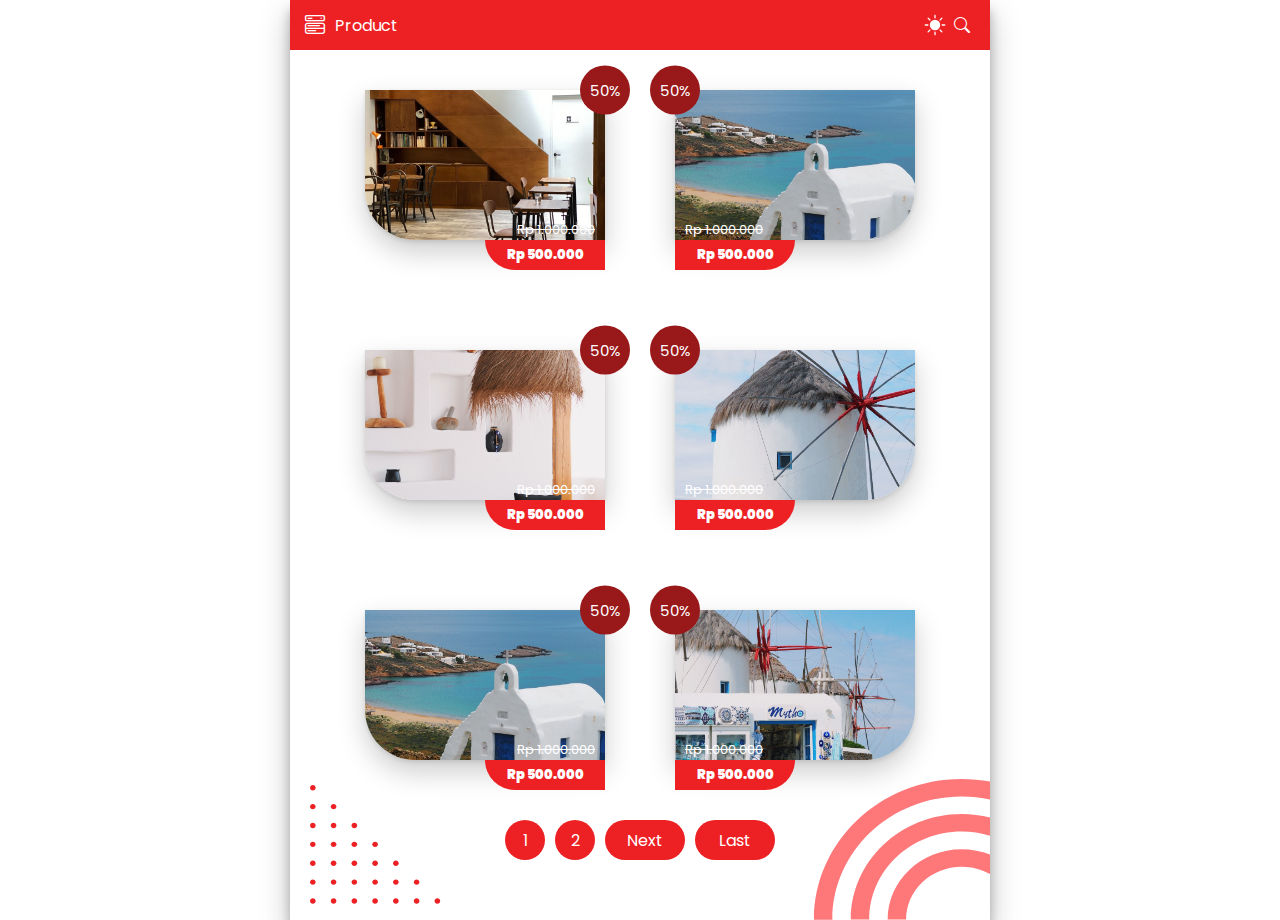
<file: product.html>
<!DOCTYPE html>
<html lang="en">
  <head>
    <meta charset="UTF-8" />
    <meta name="viewport" content="width=device-width, initial-scale=1.0" />
    <title>Product</title>
    <link id="theme-style" rel="stylesheet" href="style.css" />
    <!-- font Poppins -->
    <link rel="preconnect" href="https://fonts.googleapis.com" />
    <link rel="preconnect" href="https://fonts.gstatic.com" crossorigin />
    <link
      href="https://fonts.googleapis.com/css2?family=Poppins:ital,wght@0,400;0,500;0,800;1,700&display=swap"
      rel="stylesheet"
    />
    <!-- cdn bootstrap -->
    <link
      rel="stylesheet"
      href="https://cdn.jsdelivr.net/npm/bootstrap-icons@1.10.5/font/bootstrap-icons.css"
    />
  </head>
  <body>
    <div class="container">
      <div class="sidebar">
        <div class="sideb1">
          <img src="img/bgsb1.png" alt="" />
        </div>
        <div class="header-sidebar">
          <div class="close-menu">
            <i class="bi bi-x-lg"></i>
          </div>
          <a href="index.html"
            ><div class="header-item1">
              <img src="img/hey.jpg" alt="" /></div
          ></a>
          <div class="text-header-sidebar">
            <div class="logo">
              <!-- <img src="img/logo.png" alt="" /> -->
              <svg
                width="230"
                height="30"
                viewBox="0 0 230 30"
                fill="none"
                xmlns="http://www.w3.org/2000/svg"
              >
                <g transform="scale(1.2, 1.2)">
                  <path
                    d="M154.24 19.2702C153.962 18.9926 153.822 18.663 153.822 18.2686C153.822 17.8741 153.962 17.5342 154.24 17.2669C154.518 16.9892 154.847 16.8491 155.242 16.8491C155.636 16.8491 155.963 16.9892 156.243 17.2669C156.521 17.5342 156.661 17.8741 156.661 18.2686C156.661 18.663 156.521 18.99 156.243 19.2702C155.966 19.5505 155.636 19.688 155.242 19.688C154.847 19.688 154.52 19.5479 154.24 19.2702Z"
                    fill="#ED2024"
                  />
                  <path
                    d="M0 1.5568C0.708429 1.5568 1.31825 1.81111 1.81129 2.30415C2.30434 2.7972 2.55865 3.40701 2.55865 4.10247V17.1396C2.55865 17.8377 2.30434 18.4449 1.81129 18.938C1.31825 19.431 0.708429 19.6853 0 19.6853V1.5542V1.5568ZM12.0511 18.9795L6.93118 13.6079L9.60401 11.0492C10.123 10.5432 10.3773 10.1124 10.3903 9.75692C10.4033 9.40141 10.4033 9.21197 10.4033 9.199C10.4033 8.55285 10.1619 7.95601 9.69483 7.43701L5.14584 11.7317L3.29562 13.4937L8.43886 18.8912C8.95786 19.4102 9.38863 19.6645 9.73116 19.6775C10.0867 19.6905 10.2761 19.6905 10.2891 19.6905C10.9482 19.6905 11.5321 19.4492 12.0511 18.9821V18.9795Z"
                    fill="#010101"
                  />
                  <path
                    d="M11.763 24.9585C11.763 23.9698 12.2197 23.2095 13.1435 22.6905C13.512 22.501 13.9039 22.3998 14.3217 22.3998H17.9209C18.9225 22.3998 19.7711 22.0443 20.4666 21.3489C21.175 20.6508 21.5305 19.8022 21.5305 18.8032V18.5359C20.8714 19.0056 20.137 19.3455 19.3248 19.5376C18.8551 19.6517 18.388 19.701 17.9183 19.701C17.2202 19.701 16.5741 19.5998 15.9798 19.3845C15.6892 19.2962 15.3207 19.1302 14.864 18.8914C14.371 18.5748 13.9895 18.2972 13.7248 18.0429C13.1046 17.4486 12.6479 16.8128 12.3443 16.1667C12.0017 15.4323 11.8123 14.672 11.7734 13.8727C11.7604 13.7585 11.7604 11.5917 11.7604 7.37231C12.7491 7.37231 13.5094 7.842 14.0284 8.76582C14.2178 9.12133 14.3191 9.51317 14.3191 9.93096V13.7949C14.358 14.2879 14.4825 14.7446 14.7109 15.1884C14.9886 15.7333 15.383 16.1771 15.902 16.5196C16.4859 16.9374 17.1554 17.1398 17.9157 17.1398C18.4477 17.1398 18.9303 17.0386 19.3741 16.8362C19.6414 16.722 19.8438 16.6078 19.9813 16.4937C20.4121 16.203 20.7546 15.8345 21.0089 15.4038C21.2866 14.9341 21.4526 14.454 21.5019 13.935C21.5149 13.8078 21.5279 12.4766 21.5279 9.93096C21.5279 9.51317 21.6161 9.12133 21.8056 8.76582C22.3246 7.842 23.0849 7.37231 24.0736 7.37231V18.8006C24.0736 20.4977 23.4793 21.9431 22.2753 23.1472C21.0712 24.3512 19.6258 24.9585 17.9157 24.9585H11.7578H11.763Z"
                    fill="#010101"
                  />
                  <path
                    d="M26.3103 18.9407C25.8173 18.4477 25.563 17.8379 25.563 17.1424V0C26.261 0 26.8683 0.254309 27.3613 0.747354C27.8544 1.2404 28.1087 1.85022 28.1087 2.55865V19.6907C27.4106 19.6907 26.8034 19.4364 26.3103 18.9433V18.9407Z"
                    fill="#010101"
                  />
                  <path
                    d="M29.5957 5.09133C29.5957 4.39328 29.85 3.78605 30.3431 3.29301C30.8491 2.79996 31.4589 2.54565 32.1543 2.54565V3.40719C32.1543 4.10524 31.9 4.71246 31.407 5.2055C30.9139 5.69855 30.3041 5.95287 29.5957 5.95287V5.09133ZM29.5957 9.91798C29.5957 9.21993 29.85 8.61271 30.3431 8.11967C30.8491 7.62662 31.4589 7.37231 32.1543 7.37231V17.1294C32.1543 17.8378 31.9 18.4477 31.407 18.9407C30.9139 19.4338 30.3041 19.6881 29.5957 19.6881V9.91798Z"
                    fill="#010101"
                  />
                  <path
                    d="M43.6891 18.3075C43.4997 17.952 43.4114 17.5602 43.4114 17.1424V13.5302C43.4114 12.5285 43.0559 11.68 42.3475 10.9845C41.6495 10.2761 40.8009 9.92058 39.8018 9.92058C38.8028 9.92058 37.9516 10.2761 37.2562 10.9845C36.5581 11.6826 36.2052 12.5311 36.2052 13.5302C36.2052 14.5293 36.5607 15.3804 37.2562 16.0888C37.9542 16.7869 38.8028 17.1398 39.8018 17.1398H40.8528C41.9038 17.1398 42.6771 17.6458 43.1961 18.6734C43.3362 18.99 43.4114 19.3196 43.4114 19.6881H39.7992C37.7466 19.6881 36.0858 18.8395 34.8065 17.1424C34.0332 16.0785 33.6414 14.8744 33.6414 13.5302C33.6414 11.8201 34.2356 10.3747 35.4397 9.17063C36.6437 7.96656 38.0995 7.37231 39.7992 7.37231H40.1158C40.3312 7.38529 40.5596 7.41123 40.7749 7.44756C41.0656 7.48649 41.2939 7.5358 41.4834 7.60067C41.7247 7.66295 41.9401 7.7408 42.1425 7.82903C42.5862 8.01847 42.9911 8.24683 43.3725 8.51411L43.4114 8.54005C43.6787 8.72949 43.9175 8.94487 44.1588 9.17323C45.3629 10.3773 45.9571 11.8227 45.9571 13.5328V19.6907C44.9684 19.6907 44.2081 19.234 43.6891 18.3101V18.3075Z"
                    fill="#010101"
                  />
                  <path
                    d="M57.9588 18.9407C57.4658 18.4477 57.2115 17.8379 57.2115 17.1424V13.5302C57.2115 12.5156 56.856 11.667 56.1346 10.9715C55.4132 10.2761 54.5387 9.93355 53.5111 9.93355H53.4721C52.4705 9.99583 51.6349 10.3773 50.9758 11.0857C50.3166 11.7942 49.9871 12.6453 49.9871 13.621V17.1424C49.9871 17.8405 49.7328 18.4477 49.2397 18.9407C48.7467 19.4338 48.1369 19.6881 47.4414 19.6881V7.37231C48.1395 7.37231 48.7467 7.62662 49.2397 8.11967C49.4292 8.3091 49.5823 8.51151 49.7094 8.75284C50.8253 7.82903 52.1176 7.37231 53.5993 7.37231C55.2964 7.37231 56.7418 7.97953 57.9459 9.1836C59.1499 10.3877 59.7572 11.8331 59.7572 13.5302V19.6881C59.0591 19.6881 58.4519 19.4338 57.9588 18.9407Z"
                    fill="#010101"
                  />
                  <path
                    d="M81.5161 18.9408C81.023 18.4478 80.7687 17.8379 80.7687 17.1425V13.5303C80.7687 12.5027 80.4132 11.6541 79.6918 10.9716C78.9834 10.2736 78.1089 9.93364 77.0683 9.93364H77.0294C76.0666 9.99592 75.2674 10.3514 74.6212 11.0106C73.9881 11.6567 73.6326 12.4689 73.5703 13.4317C73.5573 13.4939 73.5573 15.5855 73.5573 19.6907C72.8359 19.6778 72.2391 19.4235 71.746 18.9304C71.253 18.4374 71.0116 17.8405 71.0116 17.1451V13.3694C70.9364 12.3677 70.5549 11.5451 69.8595 10.899C69.1744 10.2528 68.3388 9.93624 67.3501 9.93624H67.2749C66.2732 9.99852 65.4506 10.38 64.7915 11.0884C64.1324 11.7968 63.8028 12.648 63.8028 13.6237V17.1451C63.8028 17.8431 63.5485 18.4504 63.0554 18.9434C62.5624 19.4365 61.9526 19.6907 61.2441 19.6907V7.375C61.9526 7.375 62.5624 7.62931 63.0554 8.12235C63.2449 8.31179 63.398 8.5142 63.5251 8.75553C64.641 7.83172 65.9333 7.375 67.415 7.375C69.4053 7.375 71.0272 8.17425 72.2936 9.77016C73.5599 8.17425 75.1818 7.375 77.1721 7.375C78.8692 7.375 80.3146 7.98222 81.5187 9.18629C82.7228 10.3904 83.33 11.8358 83.33 13.5329V19.6907C82.6216 19.6907 82.0117 19.4365 81.5187 18.9434L81.5161 18.9408Z"
                    fill="#010101"
                  />
                  <path
                    d="M87.3729 19.688C87.3729 19.3195 87.4351 18.9899 87.5753 18.6733C88.0943 17.6457 88.8676 17.1397 89.9185 17.1397H90.9695C91.9711 17.1397 92.8197 16.7842 93.5152 16.0888C94.2106 15.3933 94.5791 14.5292 94.5791 13.5301C94.5791 12.531 94.2236 11.6799 93.5152 10.9844C92.8171 10.276 91.9686 9.9205 90.9695 9.9205C89.9704 9.9205 89.1193 10.276 88.4238 10.9844C87.7258 11.6825 87.3729 12.531 87.3729 13.5301V17.1423C87.3729 17.5601 87.2716 17.952 87.0822 18.3075C86.5632 19.2313 85.8029 19.688 84.8142 19.688V1.55688C85.5226 1.55688 86.1325 1.81119 86.6255 2.30424C87.1185 2.79728 87.3729 3.4071 87.3729 4.10256V8.53737L87.3988 8.51143C87.6531 8.32199 87.9178 8.16889 88.1981 8.02876C89.1478 7.5461 89.7317 7.45786 90.492 7.3826C90.6321 7.36963 90.7827 7.36963 90.9747 7.36963C92.6848 7.36963 94.1302 7.96388 95.3342 9.16795C96.5383 10.372 97.1326 11.8174 97.1326 13.5275C97.1326 14.8717 96.7537 16.0732 95.9804 17.1397C94.7011 18.8368 93.0403 19.6854 90.9747 19.6854H87.3754L87.3729 19.688Z"
                    fill="#010101"
                  />
                  <path
                    d="M108.665 18.3075C108.475 17.952 108.387 17.5602 108.387 17.1424V13.5302C108.387 12.5285 108.032 11.68 107.323 10.9845C106.625 10.2761 105.776 9.92058 104.777 9.92058C103.778 9.92058 102.927 10.2761 102.232 10.9845C101.534 11.6826 101.181 12.5311 101.181 13.5302C101.181 14.5293 101.536 15.3804 102.232 16.0888C102.93 16.7869 103.778 17.1398 104.777 17.1398H105.828C106.879 17.1398 107.653 17.6458 108.172 18.6734C108.312 18.99 108.387 19.3196 108.387 19.6881H104.775C102.722 19.6881 101.061 18.8395 99.7821 17.1424C99.0088 16.0785 98.6169 14.8744 98.6169 13.5302C98.6169 11.8201 99.2112 10.3747 100.415 9.17063C101.619 7.96656 103.075 7.37231 104.775 7.37231H105.091C105.307 7.38529 105.535 7.41123 105.751 7.44756C106.041 7.48649 106.27 7.5358 106.459 7.60067C106.7 7.66295 106.916 7.7408 107.118 7.82903C107.562 8.01847 107.967 8.24683 108.348 8.51411L108.387 8.54005C108.654 8.72949 108.893 8.94487 109.134 9.17323C110.338 10.3773 110.933 11.8227 110.933 13.5328V19.6907C109.944 19.6907 109.184 19.234 108.665 18.3101V18.3075Z"
                    fill="#010101"
                  />
                  <path
                    d="M112.417 13.5302C112.417 11.8201 113.011 10.3747 114.215 9.17063C115.419 7.96656 116.875 7.37231 118.575 7.37231C120.275 7.37231 121.73 7.96656 122.934 9.17063C124.138 10.3747 124.733 11.8201 124.733 13.5302C124.733 15.2403 124.138 16.6857 122.934 17.8898C122.236 18.5748 121.427 19.0809 120.477 19.3974C119.87 19.5869 119.234 19.6881 118.577 19.6881H115.689C115.702 18.9796 115.944 18.3698 116.437 17.8768C116.93 17.3837 117.539 17.1294 118.248 17.1294H118.577C119.579 17.1294 120.428 16.7739 121.123 16.0785C121.819 15.383 122.174 14.5319 122.174 13.5328C122.174 12.5337 121.819 11.6826 121.123 10.9871C120.425 10.2787 119.577 9.92318 118.577 9.92318C117.578 9.92318 116.727 10.2787 116.032 10.9871C115.334 11.6852 114.981 12.5337 114.981 13.5328V22.4543C114.981 23.1524 114.727 23.7596 114.233 24.2526C113.74 24.7457 113.131 25 112.422 25V13.5328L112.417 13.5302Z"
                    fill="#010101"
                  />
                  <path
                    d="M126.22 13.5302C126.22 11.8201 126.814 10.3747 128.018 9.17063C129.222 7.96656 130.678 7.37231 132.378 7.37231C134.077 7.37231 135.533 7.96656 136.737 9.17063C137.941 10.3747 138.535 11.8201 138.535 13.5302C138.535 15.2403 137.941 16.6857 136.737 17.8898C136.039 18.5748 135.229 19.0809 134.28 19.3974C133.672 19.5869 133.037 19.6881 132.38 19.6881H129.492C129.505 18.9796 129.746 18.3698 130.239 17.8768C130.732 17.3837 131.342 17.1294 132.051 17.1294H132.38C133.382 17.1294 134.23 16.7739 134.926 16.0785C135.621 15.383 135.977 14.5319 135.977 13.5328C135.977 12.5337 135.621 11.6826 134.926 10.9871C134.228 10.2787 133.379 9.92318 132.38 9.92318C131.381 9.92318 130.53 10.2787 129.835 10.9871C129.136 11.6852 128.784 12.5337 128.784 13.5328V22.4543C128.784 23.1524 128.529 23.7596 128.036 24.2526C127.543 24.7457 126.933 25 126.225 25V13.5328L126.22 13.5302Z"
                    fill="#010101"
                  />
                  <path
                    d="M146.178 19.6881C144.481 19.6881 143.022 19.0938 141.818 17.8898C140.614 16.6857 140.02 15.2299 140.02 13.5302C140.02 11.8305 140.614 10.3747 141.818 9.17063C143.022 7.96656 144.478 7.37231 146.178 7.37231C147.877 7.37231 149.333 7.96656 150.537 9.17063C151.386 10.0192 151.944 11.0468 152.211 12.2509C152.299 12.6687 152.338 13.0864 152.338 13.5302C152.338 13.9739 152.299 14.3917 152.211 14.7965H143.214C143.214 14.0985 143.468 13.4913 143.962 12.9982C144.455 12.5052 145.064 12.2509 145.76 12.2509H149.549C149.359 11.7578 149.092 11.3374 148.726 10.9715C148.028 10.2735 147.179 9.92058 146.18 9.92058C145.181 9.92058 144.33 10.2761 143.635 10.9845C142.937 11.6826 142.584 12.5311 142.584 13.5302C142.584 14.5293 142.939 15.3804 143.635 16.0759C144.33 16.7713 145.181 17.1268 146.18 17.1268H148.614C149.349 17.1268 149.969 17.3941 150.478 17.9365C150.934 18.4295 151.163 19.0134 151.163 19.6855H146.183L146.178 19.6881Z"
                    fill="#010101"
                  />
                  <path
                    d="M160.704 19.688C160.704 19.3195 160.766 18.9899 160.907 18.6733C161.426 17.6457 162.199 17.1397 163.25 17.1397H164.301C165.302 17.1397 166.151 16.7842 166.846 16.0888C167.542 15.3933 167.91 14.5292 167.91 13.5301C167.91 12.531 167.555 11.6799 166.846 10.9844C166.148 10.276 165.3 9.9205 164.301 9.9205C163.302 9.9205 162.451 10.276 161.755 10.9844C161.057 11.6825 160.704 12.531 160.704 13.5301V17.1423C160.704 17.5601 160.603 17.952 160.414 18.3075C159.895 19.2313 159.134 19.688 158.146 19.688V1.55688C158.854 1.55688 159.464 1.81119 159.957 2.30424C160.45 2.79728 160.704 3.4071 160.704 4.10256V8.53737L160.73 8.51143C160.984 8.32199 161.249 8.16889 161.529 8.02876C162.479 7.5461 163.063 7.45786 163.823 7.3826C163.963 7.36963 164.114 7.36963 164.306 7.36963C166.016 7.36963 167.461 7.96388 168.666 9.16795C169.87 10.372 170.464 11.8174 170.464 13.5275C170.464 14.8717 170.085 16.0732 169.312 17.1397C168.032 18.8368 166.372 19.6854 164.306 19.6854H160.707L160.704 19.688Z"
                    fill="#ED2024"
                  />
                  <path
                    d="M171.946 5.09133C171.946 4.39328 172.2 3.78605 172.693 3.29301C173.199 2.79996 173.809 2.54565 174.504 2.54565V3.40719C174.504 4.10524 174.25 4.71246 173.757 5.2055C173.264 5.69855 172.654 5.95287 171.946 5.95287V5.09133ZM171.946 9.91798C171.946 9.21993 172.2 8.61271 172.693 8.11967C173.199 7.62662 173.809 7.37231 174.504 7.37231V17.1294C174.504 17.8378 174.25 18.4477 173.757 18.9407C173.264 19.4338 172.654 19.6881 171.946 19.6881V9.91798Z"
                    fill="#ED2024"
                  />
                  <path
                    d="M175.991 19.6881C175.991 19.2184 176.105 18.7876 176.347 18.3958L183.582 9.93096H178.576C177.867 9.93096 177.258 9.67665 176.765 9.1836C176.271 8.67758 176.017 8.06777 176.017 7.37231H188.499C188.499 7.94321 188.336 8.44923 188.006 8.89297L180.961 17.1424H185.927C186.636 17.1424 187.246 17.3967 187.739 17.8898C188.232 18.3828 188.486 18.9926 188.486 19.6881H175.994H175.991Z"
                    fill="#ED2024"
                  />
                </g>
              </svg>
            </div>
            <span>webmaster yang dapat di andalkan</span>
          </div>
        </div>
        <ul class="ul-sidebar">
          <a href="index.html"
            ><li data-content="home"><i class="bi bi-house"></i> Home</li></a
          >
          <a href="profile.html"
            ><li data-content="profile">
              <i class="bi bi-person-circle"></i> Profile
            </li></a
          >
          <a href="galery.html"
            ><li data-content="galery">
              <i class="bi bi-image"></i> Gallery
            </li></a
          >
          <a href="contack.html"
            ><li data-content="contack">
              <i class="bi bi-envelope"></i> Contact
            </li></a
          >
          <a href="article.html"
            ><li data-content="article">
              <i class="bi bi-journal"></i> Article
            </li></a
          >
          <a href="product.html"
            ><li data-content="product">
              <i class="bi bi-shop"></i> Product
            </li></a
          >
        </ul>
        <div class="con-sosmed-sidebar">
          <a href=""><i class="bi bi-facebook"></i></a>
          <a href=""><i class="bi bi-twitter"></i></a>
          <a href=""><i class="bi bi-google"></i></a>
          <a href=""><i class="bi bi-instagram"></i></a>
          <a href=""><i class="bi bi-youtube"></i></a>
        </div>
      </div>
      <div class="header-product">
        <div class="header1-product">
          <div class="menu">
            <i class="bi bi-menu-button-wide"></i>
          </div>
          <p>Product</p>
        </div>
        <div class="container-dark-mode">
          <input type="checkbox" class="checkboxInput" id="dark-mode-toggle" />
          <label for="dark-mode-toggle" class="toggleSwitch">
            <div class="speaker">
              <svg
                xmlns="http://www.w3.org/2000/svg"
                width="16"
                height="16"
                fill="currentColor"
                class="bi bi-brightness-high-fill"
                viewBox="0 0 16 16"
              >
                <path
                  d="M12 8a4 4 0 1 1-8 0 4 4 0 0 1 8 0zM8 0a.5.5 0 0 1 .5.5v2a.5.5 0 0 1-1 0v-2A.5.5 0 0 1 8 0zm0 13a.5.5 0 0 1 .5.5v2a.5.5 0 0 1-1 0v-2A.5.5 0 0 1 8 13zm8-5a.5.5 0 0 1-.5.5h-2a.5.5 0 0 1 0-1h2a.5.5 0 0 1 .5.5zM3 8a.5.5 0 0 1-.5.5h-2a.5.5 0 0 1 0-1h2A.5.5 0 0 1 3 8zm10.657-5.657a.5.5 0 0 1 0 .707l-1.414 1.415a.5.5 0 1 1-.707-.708l1.414-1.414a.5.5 0 0 1 .707 0zm-9.193 9.193a.5.5 0 0 1 0 .707L3.05 13.657a.5.5 0 0 1-.707-.707l1.414-1.414a.5.5 0 0 1 .707 0zm9.193 2.121a.5.5 0 0 1-.707 0l-1.414-1.414a.5.5 0 0 1 .707-.707l1.414 1.414a.5.5 0 0 1 0 .707zM4.464 4.465a.5.5 0 0 1-.707 0L2.343 3.05a.5.5 0 1 1 .707-.707l1.414 1.414a.5.5 0 0 1 0 .708z"
                />
              </svg>
            </div>
            <div class="mute-speaker">
              <svg
                xmlns="http://www.w3.org/2000/svg"
                width="16"
                height="16"
                fill="currentColor"
                class="bi bi-moon-fill"
                viewBox="0 0 16 16"
              >
                <path
                  d="M6 .278a.768.768 0 0 1 .08.858 7.208 7.208 0 0 0-.878 3.46c0 4.021 3.278 7.277 7.318 7.277.527 0 1.04-.055 1.533-.16a.787.787 0 0 1 .81.316.733.733 0 0 1-.031.893A8.349 8.349 0 0 1 8.344 16C3.734 16 0 12.286 0 7.71 0 4.266 2.114 1.312 5.124.06A.752.752 0 0 1 6 .278z"
                />
              </svg>
            </div>
          </label>
        </div>
        <div class="header2-product">
          <div class="con-search-product">
            <i class="bi bi-search tombol-search"></i>
          </div>
          <!-- <div class="con-menu-product">
            <i class="bi bi-three-dots-vertical"></i>
          </div> -->
        </div>
      </div>
      <div class="container-product">
        <div class="box-search">
          <div class="container-box-search">
            <div class="searching-box">
              <i class="bi bi-search"></i>
              <input type="search" name="" id="" placeholder="Search Here..." />
            </div>
            <button type="submit">Cari</button>
          </div>
        </div>
        <!-- <div class="bg-product1">
          <svg
            width="700"
            height="150"
            viewBox="0 0 700 150"
            fill="none"
            xmlns="http://www.w3.org/2000/svg"
          >
            <g transform="scale(2.1000, 1.19)">
              <path
                d="M337 102.042V-125H-16.8345V98.9575C-16.943 98.9469 -17 98.9417 -17 98.9417C-16.9457 98.9549 -16.8888 98.9654 -16.8345 98.9786C-14.0134 99.6139 -11.0349 100.215 -7.90723 100.766C-7.41624 100.85 -6.92253 100.937 -6.42612 101.022C-4.43504 101.357 -2.38428 101.673 -0.276556 101.968C0.249697 102.042 0.778677 102.113 1.31307 102.184C1.84746 102.256 2.38455 102.324 2.92708 102.393C3.46689 102.461 4.00942 102.527 4.55466 102.593H4.55738C5.10533 102.656 5.65601 102.72 6.20939 102.783C7.31615 102.907 8.43918 103.025 9.57849 103.136C10.7124 103.25 11.8598 103.352 13.0208 103.45C13.6013 103.497 14.1846 103.545 14.7732 103.592H14.7759C15.6548 103.658 16.5418 103.724 17.437 103.785H17.4424C18.3349 103.845 19.2382 103.901 20.1469 103.954H20.1524C23.7927 104.162 27.547 104.304 31.4071 104.367C31.4098 104.365 31.4099 104.367 31.4126 104.367C32.8367 104.391 34.2717 104.404 35.7257 104.407C37.1769 104.41 38.6445 104.402 40.1229 104.383C40.9801 104.37 41.84 104.357 42.708 104.338C44.4414 104.304 46.1911 104.251 47.9597 104.18C48.4019 104.162 48.8467 104.143 49.2916 104.125C50.1786 104.085 51.0738 104.043 51.9717 103.998C52.8696 103.954 53.7729 103.903 54.6789 103.845C55.5958 103.79 56.5208 103.729 57.4512 103.666C58.3545 103.603 59.2606 103.537 60.1693 103.466C61.0048 103.402 61.8457 103.331 62.6894 103.258C62.8169 103.247 62.9416 103.236 63.0691 103.226C63.4977 103.189 63.9263 103.149 64.3549 103.11C64.8242 103.068 65.2935 103.023 65.7628 102.978C66.2321 102.933 66.7041 102.888 67.1761 102.841C67.6481 102.793 68.1228 102.743 68.5975 102.696C70.0189 102.548 71.4512 102.387 72.8916 102.216C73.8519 102.103 74.8176 101.987 75.786 101.863C76.3584 101.792 76.9335 101.715 77.5085 101.639C78.2464 101.544 78.9869 101.444 79.7302 101.338C80.4355 101.241 81.1462 101.138 81.8596 101.035C82.2719 100.974 82.6843 100.914 83.0993 100.85C83.7178 100.761 84.3363 100.666 84.9602 100.568C85.8336 100.431 86.7098 100.292 87.5887 100.149C87.6023 100.147 87.6158 100.144 87.6294 100.144C88.6141 99.9831 89.6015 99.817 90.5943 99.6429C91.0989 99.5559 91.6007 99.4689 92.1053 99.3793C92.58 99.2949 93.052 99.2106 93.5267 99.1236C95.0783 98.8441 96.6381 98.5488 98.2033 98.2404C98.716 98.1402 99.2287 98.04 99.7414 97.9346C100.124 97.8581 100.509 97.7816 100.894 97.7025C101.627 97.5523 102.362 97.3994 103.1 97.2438C104.03 97.0487 104.963 96.8457 105.899 96.6427C106.952 96.4107 108.01 96.1734 109.07 95.9282C109.548 95.8201 110.022 95.7094 110.5 95.5987C110.589 95.5776 110.681 95.5565 110.774 95.5328C111.254 95.422 111.737 95.306 112.22 95.19C112.746 95.0661 113.272 94.9369 113.801 94.8078C114.65 94.6021 115.499 94.3912 116.351 94.1777C117.089 93.9905 117.832 93.8006 118.573 93.6082C119.047 93.4869 119.525 93.363 119.999 93.2365C120.124 93.2048 120.249 93.1706 120.374 93.1389C120.775 93.0335 121.177 92.9253 121.578 92.8172C121.714 92.7803 121.852 92.7461 121.988 92.7092C122.454 92.5826 122.921 92.4561 123.388 92.3269C124.521 92.0184 125.658 91.6994 126.8 91.3751C127.397 91.2064 127.994 91.035 128.593 90.861C129.016 90.7371 129.439 90.6132 129.865 90.4893C130.221 90.3838 130.576 90.281 130.934 90.1729C131.433 90.0253 131.935 89.875 132.437 89.7221C132.686 89.6483 132.939 89.5718 133.191 89.4927C133.658 89.353 134.124 89.2106 134.591 89.0656C135.244 88.8653 135.898 88.6596 136.552 88.454C137.862 88.0427 139.175 87.6209 140.493 87.1885C141.136 86.9776 141.779 86.7667 142.425 86.5505C142.444 86.5452 142.466 86.5373 142.484 86.532C143.141 86.3106 143.797 86.0891 144.457 85.865C145.081 85.6541 145.704 85.4406 146.328 85.2244C146.396 85.2033 146.464 85.1796 146.532 85.1532C146.8 85.0609 147.066 84.9686 147.335 84.8737C147.335 84.8737 147.337 84.8737 147.337 84.8711C148.371 84.5152 149.407 84.1461 150.443 83.7743C238.971 51.9949 297.227 80.9138 336.997 102.042H337Z"
                fill="#002A46"
              />
              <path
                d="M337 102.042V56.4084C337 56.4084 336.995 56.4084 336.987 56.4031C332.882 55.5516 328.16 53.9275 322.116 52.1849C297.811 45.1773 252.103 36.2609 139.067 67.8795C136.641 68.5544 134.238 69.174 131.856 69.7329H131.851C76.353 82.7779 31.3285 64.6051 -1.79563 40.5003H-16.8345V98.9576C-16.943 98.9471 -17 98.9418 -17 98.9418C-16.9457 98.955 -16.8888 98.9655 -16.8345 98.9787C-14.0134 99.6141 -11.0349 100.215 -7.90723 100.766C-7.41624 100.851 -6.92253 100.938 -6.42612 101.022C-4.43503 101.357 -2.38428 101.673 -0.276554 101.968C0.249699 102.042 0.778677 102.113 1.31307 102.185C1.84746 102.256 2.38455 102.324 2.92708 102.393C3.4669 102.461 4.00942 102.527 4.55467 102.593H4.55738C5.10534 102.657 5.65601 102.72 6.20939 102.783C7.31615 102.907 8.43918 103.026 9.57849 103.136C10.7124 103.247 11.8598 103.353 13.0208 103.45C13.6013 103.498 14.1846 103.545 14.7732 103.592H14.7759C15.6548 103.658 16.5418 103.724 17.437 103.785H17.4424C18.3349 103.846 19.2382 103.901 20.1469 103.954H20.1524C23.79 104.159 27.5443 104.302 31.4071 104.368C31.4098 104.365 31.4099 104.368 31.4126 104.368C34.2581 104.415 37.1607 104.423 40.1229 104.383C40.9801 104.37 41.84 104.357 42.708 104.339C44.4414 104.302 46.1911 104.249 47.9597 104.18C48.4019 104.162 48.8467 104.143 49.2916 104.125C50.1786 104.085 51.0738 104.043 51.9717 103.998C52.8696 103.951 53.7702 103.901 54.6789 103.846C55.5958 103.79 56.5208 103.73 57.4512 103.666C58.3546 103.603 59.2606 103.537 60.1693 103.466C61.0075 103.4 61.8457 103.331 62.6894 103.258C62.8169 103.247 62.9416 103.237 63.0691 103.226C63.4977 103.189 63.9263 103.15 64.3549 103.11C64.8242 103.068 65.2935 103.023 65.7628 102.978C66.2321 102.933 66.7041 102.889 67.1761 102.841C67.6481 102.794 68.1228 102.744 68.5975 102.696C70.0189 102.546 71.4512 102.388 72.8916 102.216C73.8519 102.103 74.8176 101.987 75.786 101.863C76.3584 101.792 76.9335 101.715 77.5086 101.639C78.2464 101.541 78.9869 101.441 79.7302 101.338C80.4355 101.241 81.1462 101.138 81.8596 101.035C82.2719 100.974 82.6843 100.914 83.0993 100.851C83.7178 100.761 84.3363 100.666 84.9602 100.568C85.8337 100.431 86.7098 100.292 87.5887 100.149C87.6023 100.147 87.6159 100.144 87.6294 100.144C88.6141 99.9806 89.6042 99.8145 90.5944 99.6431C91.0989 99.5561 91.6007 99.4691 92.1053 99.3794C92.58 99.2951 93.052 99.2107 93.5267 99.1237C95.0783 98.8443 96.6381 98.549 98.2033 98.2405C98.716 98.1403 99.2287 98.0401 99.7414 97.9347C100.124 97.8582 100.509 97.7818 100.894 97.7027C101.627 97.5524 102.362 97.3995 103.1 97.2439C104.03 97.0489 104.963 96.8458 105.899 96.6428C106.952 96.4108 108.01 96.1736 109.07 95.9284C109.548 95.8203 110.022 95.7096 110.5 95.5988C110.589 95.5777 110.681 95.5566 110.774 95.5329C111.254 95.4222 111.737 95.3062 112.22 95.1902C112.746 95.0663 113.272 94.9371 113.801 94.8079C114.65 94.6023 115.499 94.3913 116.351 94.1778C117.089 93.9906 117.832 93.8008 118.573 93.6083C119.047 93.487 119.525 93.3631 119.999 93.2366C120.124 93.205 120.249 93.1707 120.374 93.1391C120.775 93.0336 121.177 92.9255 121.578 92.8174C121.714 92.7805 121.852 92.7462 121.988 92.7093C122.454 92.5828 122.921 92.4562 123.388 92.327C124.521 92.0186 125.658 91.6996 126.8 91.3753C127.397 91.2065 127.994 91.0352 128.593 90.8612C129.016 90.7373 129.439 90.6133 129.865 90.4894C130.221 90.384 130.576 90.2812 130.934 90.1731C131.433 90.0254 131.935 89.8751 132.437 89.7222C132.686 89.6484 132.939 89.572 133.191 89.4929C133.658 89.3531 134.124 89.2108 134.591 89.0658C135.244 88.8654 135.898 88.6598 136.552 88.4541C137.862 88.0428 139.175 87.621 140.493 87.1886C141.136 86.9777 141.779 86.7668 142.425 86.5506C142.444 86.5454 142.466 86.5374 142.485 86.5322C143.141 86.3107 143.797 86.0892 144.457 85.8651C145.081 85.6542 145.704 85.4407 146.328 85.2245C146.396 85.2034 146.464 85.1797 146.532 85.1533C146.798 85.0637 147.063 84.9688 147.332 84.8765H147.335C147.335 84.8765 147.337 84.8739 147.337 84.8712C148.371 84.5153 149.407 84.1462 150.443 83.7745C238.971 51.9951 297.227 80.914 336.997 102.042H337Z"
                fill="url(#paint0_linear_487_87)"
              />
              <path
                d="M336.999 102.042V56.4084C336.999 56.4084 336.993 56.4084 336.985 56.4031C336.679 56.2766 331.53 54.207 322.115 52.1848C294.852 46.3504 231.846 40.9933 147.339 84.8712C148.375 84.5153 149.409 84.1436 150.445 83.7745C238.972 51.995 297.229 80.914 336.999 102.04V102.042Z"
                fill="url(#paint1_linear_487_87)"
              />
              <path
                d="M131.851 69.7329C76.353 82.7779 31.3285 64.605 -1.79557 40.5002H-16.8345V98.9576C-12.836 99.3082 62.8766 105.398 131.851 69.7329Z"
                fill="url(#paint2_linear_487_87)"
              />
              <path
                d="M337.001 132.954V106.35C255.201 53.669 174.397 78.9233 173.149 79.3161C253.075 65.4327 312.115 109.978 337.001 132.954Z"
                fill="url(#paint3_linear_487_87)"
              />
            </g>
            <defs>
              <linearGradient
                id="paint0_linear_487_87"
                x1="148.843"
                y1="36.5166"
                x2="168.258"
                y2="112.341"
                gradientUnits="userSpaceOnUse"
              >
                <stop stop-color="#82D0FC" />
                <stop offset="1" stop-color="#4CB3ED" />
              </linearGradient>
              <linearGradient
                id="paint1_linear_487_87"
                x1="161.26"
                y1="49.3507"
                x2="338.709"
                y2="98.2205"
                gradientUnits="userSpaceOnUse"
              >
                <stop offset="0.145833" stop-color="#248DC8" />
                <stop offset="1" stop-color="#82D0FC" />
              </linearGradient>
              <linearGradient
                id="paint2_linear_487_87"
                x1="69.1184"
                y1="101.863"
                x2="13.9698"
                y2="13.775"
                gradientUnits="userSpaceOnUse"
              >
                <stop stop-color="#1E8DCC" />
                <stop offset="0.31" stop-color="#30A8EC" />
                <stop offset="0.73" stop-color="#4CB3ED" />
                <stop offset="1" stop-color="#82D0FC" />
              </linearGradient>
              <linearGradient
                id="paint3_linear_487_87"
                x1="252.437"
                y1="83.1099"
                x2="264.647"
                y2="130.787"
                gradientUnits="userSpaceOnUse"
              >
                <stop stop-color="#82D0FC" />
                <stop offset="1" stop-color="#50ADE1" />
              </linearGradient>
            </defs>
          </svg>
        </div> -->
        <div class="bg-product2">
          <svg
            width="700"
            height="200"
            viewBox="0 0 700 200"
            fill="none"
            xmlns="http://www.w3.org/2000/svg"
          >
            <g transform="scale(2.1, 2)">
              <path
                d="M2.68808 60.9819C2.68808 60.2352 2.0783 59.6378 1.34406 59.6378C0.609817 59.6378 -2.6112e-08 60.2352 -5.87508e-08 60.9819C-9.13896e-08 61.7286 0.609817 62.3259 1.34406 62.3259C2.0783 62.3259 2.68808 61.7286 2.68808 60.9819Z"
                fill="#ED2024"
              />
              <path
                d="M2.68808 51.5463C2.68808 50.7996 2.0783 50.2023 1.34406 50.2023C0.609817 50.2023 -2.61103e-08 50.7996 -5.87491e-08 51.5463C-9.13879e-08 52.293 0.609817 52.8904 1.34406 52.8904C2.0783 52.8904 2.68808 52.293 2.68808 51.5463Z"
                fill="#ED2024"
              />
              <path
                d="M2.68808 42.1011C2.68808 41.3544 2.0783 40.7571 1.34406 40.7571C0.609817 40.7571 -2.61103e-08 41.3544 -5.87491e-08 42.1011C-9.13879e-08 42.8478 0.609817 43.4452 1.34406 43.4452C2.0783 43.4452 2.68808 42.8478 2.68808 42.1011Z"
                fill="#ED2024"
              />
              <path
                d="M2.68808 32.6673C2.68808 31.9206 2.0783 31.3232 1.34406 31.3232C0.609817 31.3232 -2.6656e-08 31.933 -5.87508e-08 32.6673C-9.08456e-08 33.4015 0.609817 34.0113 1.34406 34.0113C2.0783 34.0113 2.68808 33.414 2.68808 32.6673Z"
                fill="#ED2024"
              />
              <path
                d="M2.68808 23.2215C2.68808 22.4748 2.0783 21.8775 1.34406 21.8775C0.609817 21.8775 -2.6656e-08 22.4873 -5.87508e-08 23.2215C-9.08456e-08 23.9558 0.609817 24.5655 1.34406 24.5655C2.0783 24.5655 2.68808 23.9558 2.68808 23.2215Z"
                fill="#ED2024"
              />
              <path
                d="M2.68808 13.7892C2.68808 13.0425 2.0783 12.4452 1.34406 12.4452C0.609817 12.4452 -2.61103e-08 13.0425 -5.87491e-08 13.7892C-9.13879e-08 14.5359 0.609817 15.1333 1.34406 15.1333C2.0783 15.1333 2.68808 14.5235 2.68808 13.7892Z"
                fill="#ED2024"
              />
              <path
                d="M2.68808 4.34402C2.68808 3.59733 2.0783 3 1.34406 3C0.609817 3 -2.66543e-08 3.60978 -5.87491e-08 4.34402C-9.08439e-08 5.07827 0.609817 5.68808 1.34406 5.68808C2.0783 5.68808 2.68808 5.09071 2.68808 4.34402Z"
                fill="#ED2024"
              />
              <path
                d="M12.5694 60.9819C12.5694 60.2352 11.9596 59.6378 11.2254 59.6378C10.4911 59.6378 9.88135 60.2352 9.88135 60.9819C9.88135 61.7286 10.4911 62.3259 11.2254 62.3259C11.9596 62.3259 12.5694 61.7286 12.5694 60.9819Z"
                fill="#ED2024"
              />
              <path
                d="M12.5694 51.5463C12.5694 52.2886 11.9677 52.8904 11.2254 52.8904C10.4831 52.8904 9.88135 52.2886 9.88135 51.5463C9.88135 50.804 10.4831 50.2023 11.2254 50.2023C11.9677 50.2023 12.5694 50.804 12.5694 51.5463Z"
                fill="#ED2024"
              />
              <path
                d="M12.5694 42.1011C12.5694 41.3544 11.9596 40.7571 11.2254 40.7571C10.4911 40.7571 9.88135 41.3544 9.88135 42.1011C9.88135 42.8478 10.4911 43.4452 11.2254 43.4452C11.9596 43.4452 12.5694 42.8478 12.5694 42.1011Z"
                fill="#ED2024"
              />
              <path
                d="M12.5694 32.6673C12.5694 31.9206 11.9596 31.3232 11.2254 31.3232C10.4911 31.3232 9.88135 31.933 9.88135 32.6673C9.88135 33.4015 10.4911 34.0113 11.2254 34.0113C11.9596 34.0113 12.5694 33.4015 12.5694 32.6673Z"
                fill="#ED2024"
              />
              <path
                d="M12.5694 23.2215C12.5694 22.4748 11.9596 21.8775 11.2254 21.8775C10.4911 21.8775 9.88135 22.4873 9.88135 23.2215C9.88135 23.9558 10.4911 24.5655 11.2254 24.5655C11.9596 24.5655 12.5694 23.9558 12.5694 23.2215Z"
                fill="#ED2024"
              />
              <path
                d="M12.5694 13.7892C12.5694 13.0425 11.9596 12.4452 11.2254 12.4452C10.4911 12.4452 9.88135 13.0425 9.88135 13.7892C9.88135 14.5359 10.4911 15.1333 11.2254 15.1333C11.9596 15.1333 12.5694 14.5235 12.5694 13.7892Z"
                fill="#ED2024"
              />
              <path
                d="M22.4615 60.9819C22.4615 60.2352 21.8517 59.6378 21.1175 59.6378C20.3832 59.6378 19.7734 60.2352 19.7734 60.9819C19.7734 61.7286 20.3832 62.3259 21.1175 62.3259C21.8517 62.3259 22.4615 61.7286 22.4615 60.9819Z"
                fill="#ED2024"
              />
              <path
                d="M22.4615 51.5463C22.4615 50.7996 21.8641 50.2023 21.1175 50.2023C20.3708 50.2023 19.7734 50.7996 19.7734 51.5463C19.7734 52.293 20.3832 52.8904 21.1175 52.8904C21.8517 52.8904 22.4615 52.293 22.4615 51.5463Z"
                fill="#ED2024"
              />
              <path
                d="M22.4615 42.1011C22.4615 41.3544 21.8641 40.7571 21.1175 40.7571C20.3708 40.7571 19.7734 41.3544 19.7734 42.1011C19.7734 42.8478 20.3832 43.4452 21.1175 43.4452C21.8517 43.4452 22.4615 42.8478 22.4615 42.1011Z"
                fill="#ED2024"
              />
              <path
                d="M22.4615 32.6673C22.4615 31.9206 21.8641 31.3232 21.1175 31.3232C20.3708 31.3232 19.7734 31.933 19.7734 32.6673C19.7734 33.4015 20.3832 34.0113 21.1175 34.0113C21.8517 34.0113 22.4615 33.4015 22.4615 32.6673Z"
                fill="#ED2024"
              />
              <path
                d="M22.4615 23.2215C22.4615 22.4748 21.8641 21.8775 21.1175 21.8775C20.3708 21.8775 19.7734 22.4873 19.7734 23.2215C19.7734 23.9558 20.3832 24.5655 21.1175 24.5655C21.8517 24.5655 22.4615 23.9558 22.4615 23.2215Z"
                fill="#ED2024"
              />
              <path
                d="M32.3436 60.9819C32.3436 60.2352 31.7338 59.6378 30.9995 59.6378C30.2653 59.6378 29.6555 60.2352 29.6555 60.9819C29.6555 61.7286 30.2653 62.3259 30.9995 62.3259C31.7338 62.3259 32.3436 61.7286 32.3436 60.9819Z"
                fill="#ED2024"
              />
              <path
                d="M32.3436 51.5463C32.3436 50.7996 31.7338 50.2023 30.9995 50.2023C30.2653 50.2023 29.6555 50.7996 29.6555 51.5463C29.6555 52.293 30.2653 52.8904 30.9995 52.8904C31.7338 52.8904 32.3436 52.293 32.3436 51.5463Z"
                fill="#ED2024"
              />
              <path
                d="M32.3436 42.1011C32.3436 41.3544 31.7338 40.7571 30.9995 40.7571C30.2653 40.7571 29.6555 41.3669 29.6555 42.1011C29.6555 42.8354 30.2653 43.4452 30.9995 43.4452C31.7338 43.4452 32.3436 42.8478 32.3436 42.1011Z"
                fill="#ED2024"
              />
              <path
                d="M32.3436 32.6672C32.3436 31.9206 31.7338 31.3232 30.9995 31.3232C30.2653 31.3232 29.6555 31.933 29.6555 32.6672C29.6555 33.4015 30.2653 34.0113 30.9995 34.0113C31.7338 34.0113 32.3436 33.4015 32.3436 32.6672Z"
                fill="#ED2024"
              />
              <path
                d="M42.2254 60.9819C42.2254 60.2352 41.6157 59.6378 40.8814 59.6378C40.1472 59.6378 39.5374 60.2352 39.5374 60.9819C39.5374 61.7286 40.1472 62.3259 40.8814 62.3259C41.6157 62.3259 42.2254 61.7286 42.2254 60.9819Z"
                fill="#ED2024"
              />
              <path
                d="M42.2254 51.5463C42.2254 52.2886 41.6237 52.8904 40.8814 52.8904C40.1391 52.8904 39.5374 52.2886 39.5374 51.5463C39.5374 50.804 40.1391 50.2023 40.8814 50.2023C41.6237 50.2023 42.2254 50.804 42.2254 51.5463Z"
                fill="#ED2024"
              />
              <path
                d="M42.2254 42.1011C42.2254 41.3544 41.6157 40.7571 40.8814 40.7571C40.1472 40.7571 39.5374 41.3669 39.5374 42.1011C39.5374 42.8354 40.1472 43.4452 40.8814 43.4452C41.6157 43.4452 42.2254 42.8478 42.2254 42.1011Z"
                fill="#ED2024"
              />
              <path
                d="M52.1068 60.9819C52.1068 60.2352 51.497 59.6378 50.7628 59.6378C50.0285 59.6378 49.4187 60.2352 49.4187 60.9819C49.4187 61.7286 50.0161 62.3259 50.7628 62.3259C51.5095 62.3259 52.1068 61.7286 52.1068 60.9819Z"
                fill="#ED2024"
              />
              <path
                d="M52.1068 51.5463C52.1068 50.7996 51.497 50.2023 50.7628 50.2023C50.0285 50.2023 49.4187 50.7996 49.4187 51.5463C49.4187 52.293 50.0161 52.8904 50.7628 52.8904C51.5095 52.8904 52.1068 52.293 52.1068 51.5463Z"
                fill="#ED2024"
              />
              <path
                d="M62.0001 60.9819C62.0001 60.2352 61.3903 59.6378 60.656 59.6378C59.9218 59.6378 59.312 60.2352 59.312 60.9819C59.312 61.7286 59.9218 62.3259 60.656 62.3259C61.3903 62.3259 62.0001 61.7286 62.0001 60.9819Z"
                fill="#ED2024"
              />
              <path
                d="M310.313 -3.07213e-06C271.488 -4.76919e-06 240 31.4733 240 70.3126L248.766 70.3126C248.766 36.3282 276.313 8.78149 310.297 8.78149C344.282 8.78149 371.829 36.3282 371.829 70.3126L380.595 70.3126C380.595 31.4885 349.122 -1.37574e-06 310.282 -3.07346e-06L310.313 -3.07213e-06Z"
                fill="#FE787A"
              />
              <path
                d="M310.313 17.5325C281.168 17.5325 257.548 41.1527 257.548 70.2974L266.315 70.2974C266.315 45.9924 286.008 26.2988 310.313 26.2988C334.618 26.2988 354.312 45.9924 354.312 70.2974L363.078 70.2974C363.078 41.1527 339.458 17.5325 310.313 17.5325Z"
                fill="#FE787A"
              />
              <path
                d="M310.314 35.065C290.849 35.065 275.082 50.8472 275.082 70.2973L283.848 70.2973C283.848 55.6869 295.704 43.8312 310.314 43.8312C324.924 43.8312 336.78 55.6869 336.78 70.2973L345.546 70.2973C345.546 50.832 329.764 35.065 310.314 35.065Z"
                fill="#FE787A"
              />
            </g>
          </svg>
        </div>
        <div class="container-product-2">
          <a href="detail-product.html">
            <div class="con2-product-kiri">
              <div class="isi1-product-kiri">
                <p>50%</p>
              </div>
              <div class="harga-asli-kiri">
                <s>Rp 1.000.000</s>
              </div>
              <div class="harga-diskon-kiri">
                <p>Rp 500.000</p>
              </div>
              <div class="con-image-product-kiri">
                <img src="img/6.jpg" alt="" />
              </div>
            </div>
          </a>
          <a href="detail-product.html">
            <div class="con2-product-kanan">
              <div class="isi1-product-kanan">
                <p>50%</p>
              </div>
              <div class="harga-asli-kanan">
                <s>Rp 1.000.000</s>
              </div>
              <div class="harga-diskon-kanan">
                <p>Rp 500.000</p>
              </div>
              <div class="con-image-product-kanan">
                <img src="img/2.jpg" alt="" />
              </div>
            </div>
          </a>
          <a href="detail-product.html">
            <div class="con2-product-kiri">
              <div class="isi1-product-kiri">
                <p>50%</p>
              </div>
              <div class="harga-asli-kiri">
                <s>Rp 1.000.000</s>
              </div>
              <div class="harga-diskon-kiri">
                <p>Rp 500.000</p>
              </div>
              <div class="con-image-product-kiri">
                <img src="img/1.jpg" alt="" />
              </div>
            </div>
          </a>
          <a href="detail-product.html">
            <div class="con2-product-kanan">
              <div class="isi1-product-kanan">
                <p>50%</p>
              </div>
              <div class="harga-asli-kanan">
                <s>Rp 1.000.000</s>
              </div>
              <div class="harga-diskon-kanan">
                <p>Rp 500.000</p>
              </div>
              <div class="con-image-product-kanan">
                <img src="img/3.jpg" alt="" />
              </div>
            </div>
          </a>
          <a href="detail-product.html">
            <div class="con2-product-kiri">
              <div class="isi1-product-kiri">
                <p>50%</p>
              </div>
              <div class="harga-asli-kiri">
                <s>Rp 1.000.000</s>
              </div>
              <div class="harga-diskon-kiri">
                <p>Rp 500.000</p>
              </div>
              <div class="con-image-product-kiri">
                <img src="img/2.jpg" alt="" />
              </div>
            </div>
          </a>
          <a href="detail-product.html">
            <div class="con2-product-kanan">
              <div class="isi1-product-kanan">
                <p>50%</p>
              </div>
              <div class="harga-asli-kanan">
                <s>Rp 1.000.000</s>
              </div>
              <div class="harga-diskon-kanan">
                <p>Rp 500.000</p>
              </div>
              <div class="con-image-product-kanan">
                <img src="img/4.jpg" alt="" />
              </div>
            </div>
          </a>
        </div>
        <div class="container-nextpage-product">
          <div class="nexts-product">1</div>
          <div class="nexts-product">2</div>
          <div class="next-product">Next</div>
          <div class="last-product">Last</div>
        </div>
      </div>
    </div>
    <script>
      const TombolSearch = document.querySelector(".tombol-search");
      const BoxSearch = document.querySelector(".box-search");
      const ContainerSearch = document.querySelector(".container-box-search");

      function tampilkanBoxSearch() {
        BoxSearch.style.display = "block";
      }

      function sembunyikanBoxSearch() {
        BoxSearch.style.display = "none";
      }

      function tanganiKlikDiLuar(e) {
        if (!ContainerSearch.contains(e.target)) {
          sembunyikanBoxSearch();
          document.removeEventListener("click", tanganiKlikDiLuar);
        }
      }

      TombolSearch.addEventListener("click", (e) => {
        tampilkanBoxSearch();
        document.addEventListener("click", tanganiKlikDiLuar);
        e.stopPropagation();
      });

      BoxSearch.style.display = "none";
    </script>
    <script>
      const header = document.querySelector(".header-product");

      window.addEventListener("scroll", () => {
        const scrollY = window.scrollY;

        if (scrollY >= 200) {
          header.classList.add("sticky");
        } else {
          header.classList.remove("sticky");
        }
      });
    </script>
    <script src="script.js"></script>
  </body>
</html>
</file>
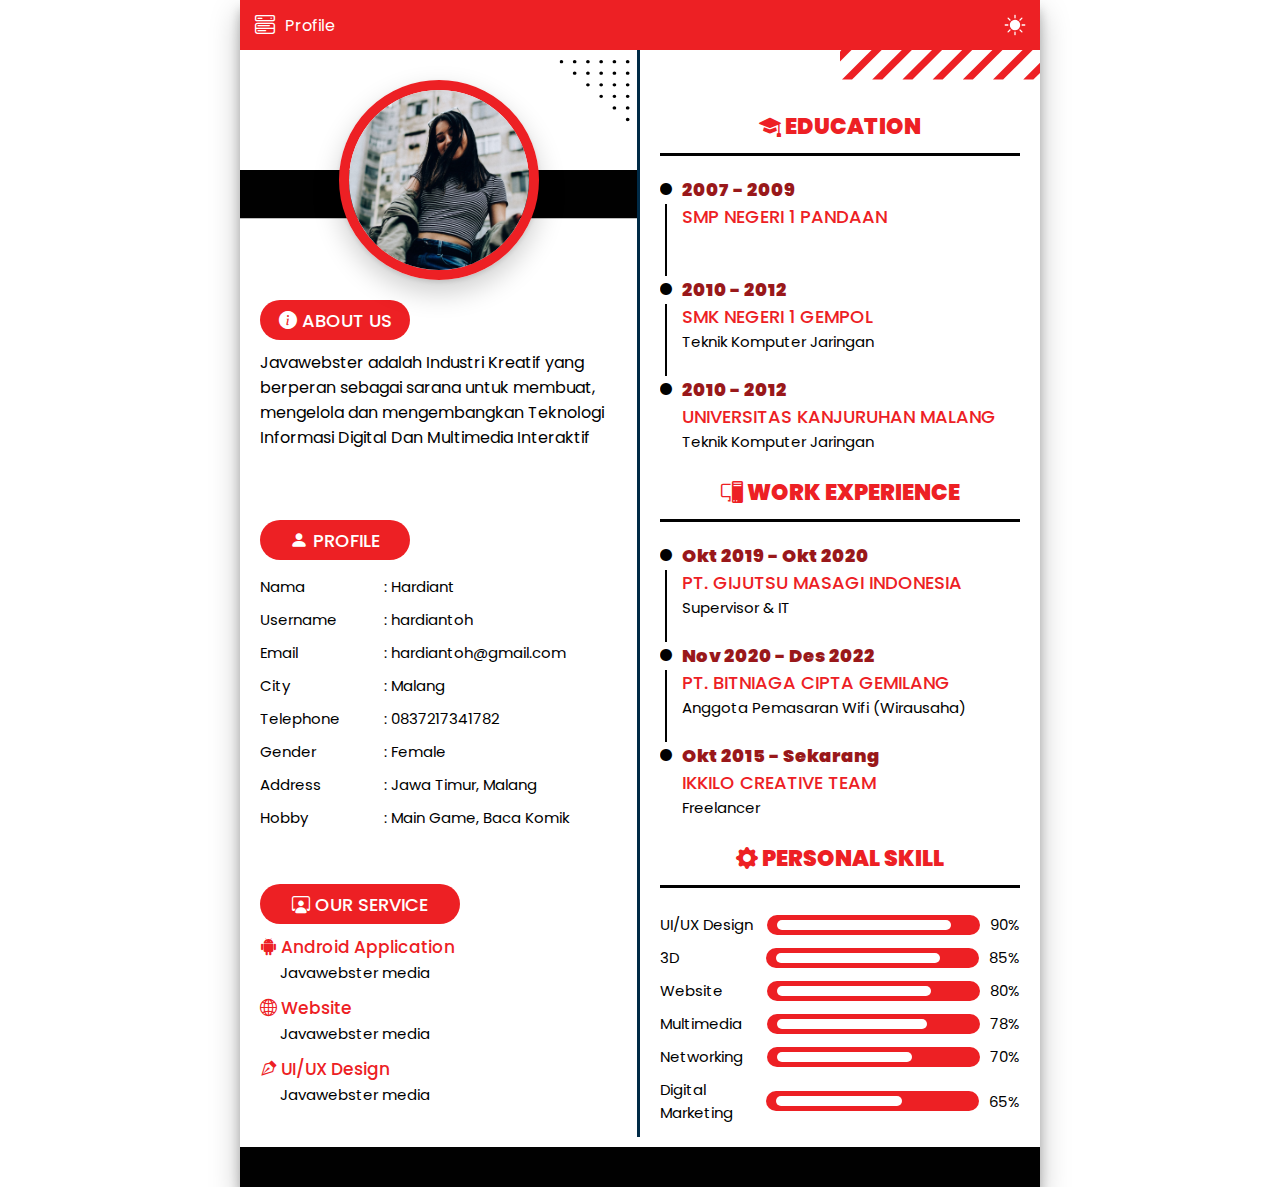
<file: profile.html>
<!DOCTYPE html>
<html lang="en">
  <head>
    <meta charset="UTF-8" />
    <meta name="viewport" content="width=device-width, initial-scale=1.0" />
    <title>Profile</title>
    <link id="theme-style" rel="stylesheet" href="style.css" />
    <!-- font Poppins -->
    <link rel="preconnect" href="https://fonts.googleapis.com" />
    <link rel="preconnect" href="https://fonts.gstatic.com" crossorigin />
    <link
      href="https://fonts.googleapis.com/css2?family=Poppins:ital,wght@0,400;0,500;0,800;1,700&display=swap"
      rel="stylesheet"
    />
    <!-- cdn bootstrap -->
    <link
      rel="stylesheet"
      href="https://cdn.jsdelivr.net/npm/bootstrap-icons@1.10.5/font/bootstrap-icons.css"
    />
  </head>
  <body>
    <div class="container-profiles">
      <div class="sidebar">
        <div class="sideb1">
          <img src="img/bgsb1.png" alt="" />
        </div>
        <div class="header-sidebar">
          <div class="close-menu">
            <i class="bi bi-x-lg"></i>
          </div>
          <a href="index.html"
            ><div class="header-item1">
              <img src="img/hey.jpg" alt="" /></div
          ></a>
          <div class="text-header-sidebar">
            <div class="logo">
              <!-- <img src="img/logo.png" alt="" /> -->
              <svg
                width="230"
                height="30"
                viewBox="0 0 230 30"
                fill="none"
                xmlns="http://www.w3.org/2000/svg"
              >
                <g transform="scale(1.2, 1.2)">
                  <path
                    d="M154.24 19.2702C153.962 18.9926 153.822 18.663 153.822 18.2686C153.822 17.8741 153.962 17.5342 154.24 17.2669C154.518 16.9892 154.847 16.8491 155.242 16.8491C155.636 16.8491 155.963 16.9892 156.243 17.2669C156.521 17.5342 156.661 17.8741 156.661 18.2686C156.661 18.663 156.521 18.99 156.243 19.2702C155.966 19.5505 155.636 19.688 155.242 19.688C154.847 19.688 154.52 19.5479 154.24 19.2702Z"
                    fill="#ED2024"
                  />
                  <path
                    d="M0 1.5568C0.708429 1.5568 1.31825 1.81111 1.81129 2.30415C2.30434 2.7972 2.55865 3.40701 2.55865 4.10247V17.1396C2.55865 17.8377 2.30434 18.4449 1.81129 18.938C1.31825 19.431 0.708429 19.6853 0 19.6853V1.5542V1.5568ZM12.0511 18.9795L6.93118 13.6079L9.60401 11.0492C10.123 10.5432 10.3773 10.1124 10.3903 9.75692C10.4033 9.40141 10.4033 9.21197 10.4033 9.199C10.4033 8.55285 10.1619 7.95601 9.69483 7.43701L5.14584 11.7317L3.29562 13.4937L8.43886 18.8912C8.95786 19.4102 9.38863 19.6645 9.73116 19.6775C10.0867 19.6905 10.2761 19.6905 10.2891 19.6905C10.9482 19.6905 11.5321 19.4492 12.0511 18.9821V18.9795Z"
                    fill="#010101"
                  />
                  <path
                    d="M11.763 24.9585C11.763 23.9698 12.2197 23.2095 13.1435 22.6905C13.512 22.501 13.9039 22.3998 14.3217 22.3998H17.9209C18.9225 22.3998 19.7711 22.0443 20.4666 21.3489C21.175 20.6508 21.5305 19.8022 21.5305 18.8032V18.5359C20.8714 19.0056 20.137 19.3455 19.3248 19.5376C18.8551 19.6517 18.388 19.701 17.9183 19.701C17.2202 19.701 16.5741 19.5998 15.9798 19.3845C15.6892 19.2962 15.3207 19.1302 14.864 18.8914C14.371 18.5748 13.9895 18.2972 13.7248 18.0429C13.1046 17.4486 12.6479 16.8128 12.3443 16.1667C12.0017 15.4323 11.8123 14.672 11.7734 13.8727C11.7604 13.7585 11.7604 11.5917 11.7604 7.37231C12.7491 7.37231 13.5094 7.842 14.0284 8.76582C14.2178 9.12133 14.3191 9.51317 14.3191 9.93096V13.7949C14.358 14.2879 14.4825 14.7446 14.7109 15.1884C14.9886 15.7333 15.383 16.1771 15.902 16.5196C16.4859 16.9374 17.1554 17.1398 17.9157 17.1398C18.4477 17.1398 18.9303 17.0386 19.3741 16.8362C19.6414 16.722 19.8438 16.6078 19.9813 16.4937C20.4121 16.203 20.7546 15.8345 21.0089 15.4038C21.2866 14.9341 21.4526 14.454 21.5019 13.935C21.5149 13.8078 21.5279 12.4766 21.5279 9.93096C21.5279 9.51317 21.6161 9.12133 21.8056 8.76582C22.3246 7.842 23.0849 7.37231 24.0736 7.37231V18.8006C24.0736 20.4977 23.4793 21.9431 22.2753 23.1472C21.0712 24.3512 19.6258 24.9585 17.9157 24.9585H11.7578H11.763Z"
                    fill="#010101"
                  />
                  <path
                    d="M26.3103 18.9407C25.8173 18.4477 25.563 17.8379 25.563 17.1424V0C26.261 0 26.8683 0.254309 27.3613 0.747354C27.8544 1.2404 28.1087 1.85022 28.1087 2.55865V19.6907C27.4106 19.6907 26.8034 19.4364 26.3103 18.9433V18.9407Z"
                    fill="#010101"
                  />
                  <path
                    d="M29.5957 5.09133C29.5957 4.39328 29.85 3.78605 30.3431 3.29301C30.8491 2.79996 31.4589 2.54565 32.1543 2.54565V3.40719C32.1543 4.10524 31.9 4.71246 31.407 5.2055C30.9139 5.69855 30.3041 5.95287 29.5957 5.95287V5.09133ZM29.5957 9.91798C29.5957 9.21993 29.85 8.61271 30.3431 8.11967C30.8491 7.62662 31.4589 7.37231 32.1543 7.37231V17.1294C32.1543 17.8378 31.9 18.4477 31.407 18.9407C30.9139 19.4338 30.3041 19.6881 29.5957 19.6881V9.91798Z"
                    fill="#010101"
                  />
                  <path
                    d="M43.6891 18.3075C43.4997 17.952 43.4114 17.5602 43.4114 17.1424V13.5302C43.4114 12.5285 43.0559 11.68 42.3475 10.9845C41.6495 10.2761 40.8009 9.92058 39.8018 9.92058C38.8028 9.92058 37.9516 10.2761 37.2562 10.9845C36.5581 11.6826 36.2052 12.5311 36.2052 13.5302C36.2052 14.5293 36.5607 15.3804 37.2562 16.0888C37.9542 16.7869 38.8028 17.1398 39.8018 17.1398H40.8528C41.9038 17.1398 42.6771 17.6458 43.1961 18.6734C43.3362 18.99 43.4114 19.3196 43.4114 19.6881H39.7992C37.7466 19.6881 36.0858 18.8395 34.8065 17.1424C34.0332 16.0785 33.6414 14.8744 33.6414 13.5302C33.6414 11.8201 34.2356 10.3747 35.4397 9.17063C36.6437 7.96656 38.0995 7.37231 39.7992 7.37231H40.1158C40.3312 7.38529 40.5596 7.41123 40.7749 7.44756C41.0656 7.48649 41.2939 7.5358 41.4834 7.60067C41.7247 7.66295 41.9401 7.7408 42.1425 7.82903C42.5862 8.01847 42.9911 8.24683 43.3725 8.51411L43.4114 8.54005C43.6787 8.72949 43.9175 8.94487 44.1588 9.17323C45.3629 10.3773 45.9571 11.8227 45.9571 13.5328V19.6907C44.9684 19.6907 44.2081 19.234 43.6891 18.3101V18.3075Z"
                    fill="#010101"
                  />
                  <path
                    d="M57.9588 18.9407C57.4658 18.4477 57.2115 17.8379 57.2115 17.1424V13.5302C57.2115 12.5156 56.856 11.667 56.1346 10.9715C55.4132 10.2761 54.5387 9.93355 53.5111 9.93355H53.4721C52.4705 9.99583 51.6349 10.3773 50.9758 11.0857C50.3166 11.7942 49.9871 12.6453 49.9871 13.621V17.1424C49.9871 17.8405 49.7328 18.4477 49.2397 18.9407C48.7467 19.4338 48.1369 19.6881 47.4414 19.6881V7.37231C48.1395 7.37231 48.7467 7.62662 49.2397 8.11967C49.4292 8.3091 49.5823 8.51151 49.7094 8.75284C50.8253 7.82903 52.1176 7.37231 53.5993 7.37231C55.2964 7.37231 56.7418 7.97953 57.9459 9.1836C59.1499 10.3877 59.7572 11.8331 59.7572 13.5302V19.6881C59.0591 19.6881 58.4519 19.4338 57.9588 18.9407Z"
                    fill="#010101"
                  />
                  <path
                    d="M81.5161 18.9408C81.023 18.4478 80.7687 17.8379 80.7687 17.1425V13.5303C80.7687 12.5027 80.4132 11.6541 79.6918 10.9716C78.9834 10.2736 78.1089 9.93364 77.0683 9.93364H77.0294C76.0666 9.99592 75.2674 10.3514 74.6212 11.0106C73.9881 11.6567 73.6326 12.4689 73.5703 13.4317C73.5573 13.4939 73.5573 15.5855 73.5573 19.6907C72.8359 19.6778 72.2391 19.4235 71.746 18.9304C71.253 18.4374 71.0116 17.8405 71.0116 17.1451V13.3694C70.9364 12.3677 70.5549 11.5451 69.8595 10.899C69.1744 10.2528 68.3388 9.93624 67.3501 9.93624H67.2749C66.2732 9.99852 65.4506 10.38 64.7915 11.0884C64.1324 11.7968 63.8028 12.648 63.8028 13.6237V17.1451C63.8028 17.8431 63.5485 18.4504 63.0554 18.9434C62.5624 19.4365 61.9526 19.6907 61.2441 19.6907V7.375C61.9526 7.375 62.5624 7.62931 63.0554 8.12235C63.2449 8.31179 63.398 8.5142 63.5251 8.75553C64.641 7.83172 65.9333 7.375 67.415 7.375C69.4053 7.375 71.0272 8.17425 72.2936 9.77016C73.5599 8.17425 75.1818 7.375 77.1721 7.375C78.8692 7.375 80.3146 7.98222 81.5187 9.18629C82.7228 10.3904 83.33 11.8358 83.33 13.5329V19.6907C82.6216 19.6907 82.0117 19.4365 81.5187 18.9434L81.5161 18.9408Z"
                    fill="#010101"
                  />
                  <path
                    d="M87.3729 19.688C87.3729 19.3195 87.4351 18.9899 87.5753 18.6733C88.0943 17.6457 88.8676 17.1397 89.9185 17.1397H90.9695C91.9711 17.1397 92.8197 16.7842 93.5152 16.0888C94.2106 15.3933 94.5791 14.5292 94.5791 13.5301C94.5791 12.531 94.2236 11.6799 93.5152 10.9844C92.8171 10.276 91.9686 9.9205 90.9695 9.9205C89.9704 9.9205 89.1193 10.276 88.4238 10.9844C87.7258 11.6825 87.3729 12.531 87.3729 13.5301V17.1423C87.3729 17.5601 87.2716 17.952 87.0822 18.3075C86.5632 19.2313 85.8029 19.688 84.8142 19.688V1.55688C85.5226 1.55688 86.1325 1.81119 86.6255 2.30424C87.1185 2.79728 87.3729 3.4071 87.3729 4.10256V8.53737L87.3988 8.51143C87.6531 8.32199 87.9178 8.16889 88.1981 8.02876C89.1478 7.5461 89.7317 7.45786 90.492 7.3826C90.6321 7.36963 90.7827 7.36963 90.9747 7.36963C92.6848 7.36963 94.1302 7.96388 95.3342 9.16795C96.5383 10.372 97.1326 11.8174 97.1326 13.5275C97.1326 14.8717 96.7537 16.0732 95.9804 17.1397C94.7011 18.8368 93.0403 19.6854 90.9747 19.6854H87.3754L87.3729 19.688Z"
                    fill="#010101"
                  />
                  <path
                    d="M108.665 18.3075C108.475 17.952 108.387 17.5602 108.387 17.1424V13.5302C108.387 12.5285 108.032 11.68 107.323 10.9845C106.625 10.2761 105.776 9.92058 104.777 9.92058C103.778 9.92058 102.927 10.2761 102.232 10.9845C101.534 11.6826 101.181 12.5311 101.181 13.5302C101.181 14.5293 101.536 15.3804 102.232 16.0888C102.93 16.7869 103.778 17.1398 104.777 17.1398H105.828C106.879 17.1398 107.653 17.6458 108.172 18.6734C108.312 18.99 108.387 19.3196 108.387 19.6881H104.775C102.722 19.6881 101.061 18.8395 99.7821 17.1424C99.0088 16.0785 98.6169 14.8744 98.6169 13.5302C98.6169 11.8201 99.2112 10.3747 100.415 9.17063C101.619 7.96656 103.075 7.37231 104.775 7.37231H105.091C105.307 7.38529 105.535 7.41123 105.751 7.44756C106.041 7.48649 106.27 7.5358 106.459 7.60067C106.7 7.66295 106.916 7.7408 107.118 7.82903C107.562 8.01847 107.967 8.24683 108.348 8.51411L108.387 8.54005C108.654 8.72949 108.893 8.94487 109.134 9.17323C110.338 10.3773 110.933 11.8227 110.933 13.5328V19.6907C109.944 19.6907 109.184 19.234 108.665 18.3101V18.3075Z"
                    fill="#010101"
                  />
                  <path
                    d="M112.417 13.5302C112.417 11.8201 113.011 10.3747 114.215 9.17063C115.419 7.96656 116.875 7.37231 118.575 7.37231C120.275 7.37231 121.73 7.96656 122.934 9.17063C124.138 10.3747 124.733 11.8201 124.733 13.5302C124.733 15.2403 124.138 16.6857 122.934 17.8898C122.236 18.5748 121.427 19.0809 120.477 19.3974C119.87 19.5869 119.234 19.6881 118.577 19.6881H115.689C115.702 18.9796 115.944 18.3698 116.437 17.8768C116.93 17.3837 117.539 17.1294 118.248 17.1294H118.577C119.579 17.1294 120.428 16.7739 121.123 16.0785C121.819 15.383 122.174 14.5319 122.174 13.5328C122.174 12.5337 121.819 11.6826 121.123 10.9871C120.425 10.2787 119.577 9.92318 118.577 9.92318C117.578 9.92318 116.727 10.2787 116.032 10.9871C115.334 11.6852 114.981 12.5337 114.981 13.5328V22.4543C114.981 23.1524 114.727 23.7596 114.233 24.2526C113.74 24.7457 113.131 25 112.422 25V13.5328L112.417 13.5302Z"
                    fill="#010101"
                  />
                  <path
                    d="M126.22 13.5302C126.22 11.8201 126.814 10.3747 128.018 9.17063C129.222 7.96656 130.678 7.37231 132.378 7.37231C134.077 7.37231 135.533 7.96656 136.737 9.17063C137.941 10.3747 138.535 11.8201 138.535 13.5302C138.535 15.2403 137.941 16.6857 136.737 17.8898C136.039 18.5748 135.229 19.0809 134.28 19.3974C133.672 19.5869 133.037 19.6881 132.38 19.6881H129.492C129.505 18.9796 129.746 18.3698 130.239 17.8768C130.732 17.3837 131.342 17.1294 132.051 17.1294H132.38C133.382 17.1294 134.23 16.7739 134.926 16.0785C135.621 15.383 135.977 14.5319 135.977 13.5328C135.977 12.5337 135.621 11.6826 134.926 10.9871C134.228 10.2787 133.379 9.92318 132.38 9.92318C131.381 9.92318 130.53 10.2787 129.835 10.9871C129.136 11.6852 128.784 12.5337 128.784 13.5328V22.4543C128.784 23.1524 128.529 23.7596 128.036 24.2526C127.543 24.7457 126.933 25 126.225 25V13.5328L126.22 13.5302Z"
                    fill="#010101"
                  />
                  <path
                    d="M146.178 19.6881C144.481 19.6881 143.022 19.0938 141.818 17.8898C140.614 16.6857 140.02 15.2299 140.02 13.5302C140.02 11.8305 140.614 10.3747 141.818 9.17063C143.022 7.96656 144.478 7.37231 146.178 7.37231C147.877 7.37231 149.333 7.96656 150.537 9.17063C151.386 10.0192 151.944 11.0468 152.211 12.2509C152.299 12.6687 152.338 13.0864 152.338 13.5302C152.338 13.9739 152.299 14.3917 152.211 14.7965H143.214C143.214 14.0985 143.468 13.4913 143.962 12.9982C144.455 12.5052 145.064 12.2509 145.76 12.2509H149.549C149.359 11.7578 149.092 11.3374 148.726 10.9715C148.028 10.2735 147.179 9.92058 146.18 9.92058C145.181 9.92058 144.33 10.2761 143.635 10.9845C142.937 11.6826 142.584 12.5311 142.584 13.5302C142.584 14.5293 142.939 15.3804 143.635 16.0759C144.33 16.7713 145.181 17.1268 146.18 17.1268H148.614C149.349 17.1268 149.969 17.3941 150.478 17.9365C150.934 18.4295 151.163 19.0134 151.163 19.6855H146.183L146.178 19.6881Z"
                    fill="#010101"
                  />
                  <path
                    d="M160.704 19.688C160.704 19.3195 160.766 18.9899 160.907 18.6733C161.426 17.6457 162.199 17.1397 163.25 17.1397H164.301C165.302 17.1397 166.151 16.7842 166.846 16.0888C167.542 15.3933 167.91 14.5292 167.91 13.5301C167.91 12.531 167.555 11.6799 166.846 10.9844C166.148 10.276 165.3 9.9205 164.301 9.9205C163.302 9.9205 162.451 10.276 161.755 10.9844C161.057 11.6825 160.704 12.531 160.704 13.5301V17.1423C160.704 17.5601 160.603 17.952 160.414 18.3075C159.895 19.2313 159.134 19.688 158.146 19.688V1.55688C158.854 1.55688 159.464 1.81119 159.957 2.30424C160.45 2.79728 160.704 3.4071 160.704 4.10256V8.53737L160.73 8.51143C160.984 8.32199 161.249 8.16889 161.529 8.02876C162.479 7.5461 163.063 7.45786 163.823 7.3826C163.963 7.36963 164.114 7.36963 164.306 7.36963C166.016 7.36963 167.461 7.96388 168.666 9.16795C169.87 10.372 170.464 11.8174 170.464 13.5275C170.464 14.8717 170.085 16.0732 169.312 17.1397C168.032 18.8368 166.372 19.6854 164.306 19.6854H160.707L160.704 19.688Z"
                    fill="#ED2024"
                  />
                  <path
                    d="M171.946 5.09133C171.946 4.39328 172.2 3.78605 172.693 3.29301C173.199 2.79996 173.809 2.54565 174.504 2.54565V3.40719C174.504 4.10524 174.25 4.71246 173.757 5.2055C173.264 5.69855 172.654 5.95287 171.946 5.95287V5.09133ZM171.946 9.91798C171.946 9.21993 172.2 8.61271 172.693 8.11967C173.199 7.62662 173.809 7.37231 174.504 7.37231V17.1294C174.504 17.8378 174.25 18.4477 173.757 18.9407C173.264 19.4338 172.654 19.6881 171.946 19.6881V9.91798Z"
                    fill="#ED2024"
                  />
                  <path
                    d="M175.991 19.6881C175.991 19.2184 176.105 18.7876 176.347 18.3958L183.582 9.93096H178.576C177.867 9.93096 177.258 9.67665 176.765 9.1836C176.271 8.67758 176.017 8.06777 176.017 7.37231H188.499C188.499 7.94321 188.336 8.44923 188.006 8.89297L180.961 17.1424H185.927C186.636 17.1424 187.246 17.3967 187.739 17.8898C188.232 18.3828 188.486 18.9926 188.486 19.6881H175.994H175.991Z"
                    fill="#ED2024"
                  />
                </g>
              </svg>
            </div>
            <span>webmaster yang dapat di andalkan</span>
          </div>
        </div>
        <ul class="ul-sidebar">
          <a href="index.html"
            ><li data-content="home"><i class="bi bi-house"></i> Home</li></a
          >
          <a href="profile.html"
            ><li data-content="profile">
              <i class="bi bi-person-circle"></i> Profile
            </li></a
          >
          <a href="galery.html"
            ><li data-content="galery">
              <i class="bi bi-image"></i> Gallery
            </li></a
          >
          <a href="contack.html"
            ><li data-content="contack">
              <i class="bi bi-envelope"></i> Contact
            </li></a
          >
          <a href="article.html"
            ><li data-content="article">
              <i class="bi bi-journal"></i> Article
            </li></a
          >
          <a href="product.html"
            ><li data-content="product">
              <i class="bi bi-shop"></i> Product
            </li></a
          >
        </ul>
        <div class="con-sosmed-sidebar">
          <a href=""><i class="bi bi-facebook"></i></a>
          <a href=""><i class="bi bi-twitter"></i></a>
          <a href=""><i class="bi bi-google"></i></a>
          <a href=""><i class="bi bi-instagram"></i></a>
          <a href=""><i class="bi bi-youtube"></i></a>
        </div>
      </div>
      <div class="header-profile">
        <div class="menu">
          <i class="bi bi-menu-button-wide"></i>
        </div>
        <p>Profile</p>
        <div class="container-dark-mode">
          <input type="checkbox" class="checkboxInput" id="dark-mode-toggle" />
          <label for="dark-mode-toggle" class="toggleSwitch">
            <div class="speaker">
              <svg
                xmlns="http://www.w3.org/2000/svg"
                width="16"
                height="16"
                fill="currentColor"
                class="bi bi-brightness-high-fill"
                viewBox="0 0 16 16"
              >
                <path
                  d="M12 8a4 4 0 1 1-8 0 4 4 0 0 1 8 0zM8 0a.5.5 0 0 1 .5.5v2a.5.5 0 0 1-1 0v-2A.5.5 0 0 1 8 0zm0 13a.5.5 0 0 1 .5.5v2a.5.5 0 0 1-1 0v-2A.5.5 0 0 1 8 13zm8-5a.5.5 0 0 1-.5.5h-2a.5.5 0 0 1 0-1h2a.5.5 0 0 1 .5.5zM3 8a.5.5 0 0 1-.5.5h-2a.5.5 0 0 1 0-1h2A.5.5 0 0 1 3 8zm10.657-5.657a.5.5 0 0 1 0 .707l-1.414 1.415a.5.5 0 1 1-.707-.708l1.414-1.414a.5.5 0 0 1 .707 0zm-9.193 9.193a.5.5 0 0 1 0 .707L3.05 13.657a.5.5 0 0 1-.707-.707l1.414-1.414a.5.5 0 0 1 .707 0zm9.193 2.121a.5.5 0 0 1-.707 0l-1.414-1.414a.5.5 0 0 1 .707-.707l1.414 1.414a.5.5 0 0 1 0 .707zM4.464 4.465a.5.5 0 0 1-.707 0L2.343 3.05a.5.5 0 1 1 .707-.707l1.414 1.414a.5.5 0 0 1 0 .708z"
                />
              </svg>
            </div>
            <div class="mute-speaker">
              <svg
                xmlns="http://www.w3.org/2000/svg"
                width="16"
                height="16"
                fill="currentColor"
                class="bi bi-moon-fill"
                viewBox="0 0 16 16"
              >
                <path
                  d="M6 .278a.768.768 0 0 1 .08.858 7.208 7.208 0 0 0-.878 3.46c0 4.021 3.278 7.277 7.318 7.277.527 0 1.04-.055 1.533-.16a.787.787 0 0 1 .81.316.733.733 0 0 1-.031.893A8.349 8.349 0 0 1 8.344 16C3.734 16 0 12.286 0 7.71 0 4.266 2.114 1.312 5.124.06A.752.752 0 0 1 6 .278z"
                />
              </svg>
            </div>
          </label>
        </div>
      </div>
      <div class="container-profile">
        <div class="bg-help-profile"></div>
        <div class="profile-1">
          <div class="container-profile-1">
            <div class="item1-profile">
              <img src="img/hey.jpg" alt="" />
              <svg
                class="svg-pbg1"
                width="86"
                height="100"
                viewBox="0 0 86 100"
                fill="none"
                xmlns="http://www.w3.org/2000/svg"
              >
                <g transform="scale(2.1874, 2)">
                  <path
                    d="M36.3525 0.823771C36.3525 1.28142 36.7262 1.64755 37.1762 1.64755C37.6262 1.64755 38 1.28142 38 0.823772C38 0.366123 37.6262 1.38119e-05 37.1762 1.37923e-05C36.7262 1.37726e-05 36.3525 0.366123 36.3525 0.823771Z"
                    fill="black"
                  />
                  <path
                    d="M36.3525 6.60691C36.3525 7.06456 36.7262 7.43066 37.1762 7.43066C37.6262 7.43066 38 7.06456 38 6.60691C38 6.14926 37.6262 5.78313 37.1762 5.78313C36.7262 5.78313 36.3525 6.14926 36.3525 6.60691Z"
                    fill="black"
                  />
                  <path
                    d="M36.3525 12.3959C36.3525 12.8535 36.7262 13.2196 37.1762 13.2196C37.6262 13.2196 38 12.8535 38 12.3959C38 11.9382 37.6262 11.5721 37.1762 11.5721C36.7262 11.5721 36.3525 11.9382 36.3525 12.3959Z"
                    fill="black"
                  />
                  <path
                    d="M36.3525 18.178C36.3525 18.6356 36.7262 19.0017 37.1762 19.0017C37.6262 19.0017 38 18.628 38 18.178C38 17.7279 37.6262 17.3542 37.1762 17.3542C36.7262 17.3542 36.3525 17.7203 36.3525 18.178Z"
                    fill="black"
                  />
                  <path
                    d="M36.3525 23.9673C36.3525 24.4249 36.7262 24.7911 37.1762 24.7911C37.6262 24.7911 38 24.4173 38 23.9673C38 23.5173 37.6262 23.1435 37.1762 23.1435C36.7262 23.1435 36.3525 23.5173 36.3525 23.9673Z"
                    fill="black"
                  />
                  <path
                    d="M36.3525 29.7484C36.3525 30.206 36.7262 30.5721 37.1762 30.5721C37.6262 30.5721 38 30.206 38 29.7484C38 29.2907 37.6262 28.9246 37.1762 28.9246C36.7262 28.9246 36.3525 29.2984 36.3525 29.7484Z"
                    fill="black"
                  />
                  <path
                    d="M36.3525 35.5374C36.3525 35.995 36.7262 36.3611 37.1762 36.3611C37.6262 36.3611 38 35.9874 38 35.5374C38 35.0874 37.6262 34.7136 37.1762 34.7136C36.7262 34.7136 36.3525 35.0797 36.3525 35.5374Z"
                    fill="black"
                  />
                  <path
                    d="M30.2961 0.823771C30.2961 1.28142 30.6698 1.64755 31.1198 1.64755C31.5699 1.64755 31.9436 1.28142 31.9436 0.823772C31.9436 0.366123 31.5699 1.38119e-05 31.1198 1.37923e-05C30.6698 1.37726e-05 30.2961 0.366123 30.2961 0.823771Z"
                    fill="black"
                  />
                  <path
                    d="M30.2961 6.60691C30.2961 6.15195 30.6649 5.78313 31.1198 5.78313C31.5748 5.78313 31.9436 6.15195 31.9436 6.60691C31.9436 7.06186 31.5748 7.43066 31.1198 7.43066C30.6649 7.43066 30.2961 7.06186 30.2961 6.60691Z"
                    fill="black"
                  />
                  <path
                    d="M30.2961 12.3959C30.2961 12.8535 30.6698 13.2196 31.1198 13.2196C31.5699 13.2196 31.9436 12.8535 31.9436 12.3959C31.9436 11.9382 31.5699 11.5721 31.1198 11.5721C30.6698 11.5721 30.2961 11.9382 30.2961 12.3959Z"
                    fill="black"
                  />
                  <path
                    d="M30.2961 18.178C30.2961 18.6356 30.6698 19.0017 31.1198 19.0017C31.5699 19.0017 31.9436 18.628 31.9436 18.178C31.9436 17.7279 31.5699 17.3542 31.1198 17.3542C30.6698 17.3542 30.2961 17.7279 30.2961 18.178Z"
                    fill="black"
                  />
                  <path
                    d="M30.2961 23.9673C30.2961 24.4249 30.6698 24.7911 31.1198 24.7911C31.5699 24.7911 31.9436 24.4173 31.9436 23.9673C31.9436 23.5173 31.5699 23.1435 31.1198 23.1435C30.6698 23.1435 30.2961 23.5173 30.2961 23.9673Z"
                    fill="black"
                  />
                  <path
                    d="M30.2961 29.7484C30.2961 30.206 30.6698 30.5721 31.1198 30.5721C31.5699 30.5721 31.9436 30.206 31.9436 29.7484C31.9436 29.2907 31.5699 28.9246 31.1198 28.9246C30.6698 28.9246 30.2961 29.2984 30.2961 29.7484Z"
                    fill="black"
                  />
                  <path
                    d="M24.2331 0.823771C24.2331 1.28142 24.6068 1.64755 25.0569 1.64755C25.5069 1.64755 25.8806 1.28142 25.8806 0.823772C25.8806 0.366123 25.5069 1.38119e-05 25.0569 1.37923e-05C24.6068 1.37726e-05 24.2331 0.366123 24.2331 0.823771Z"
                    fill="black"
                  />
                  <path
                    d="M24.2331 6.60691C24.2331 7.06456 24.5992 7.43066 25.0569 7.43066C25.5145 7.43066 25.8806 7.06456 25.8806 6.60691C25.8806 6.14926 25.5069 5.78313 25.0569 5.78313C24.6068 5.78313 24.2331 6.14926 24.2331 6.60691Z"
                    fill="black"
                  />
                  <path
                    d="M24.2331 12.3959C24.2331 12.8535 24.5992 13.2196 25.0569 13.2196C25.5145 13.2196 25.8806 12.8535 25.8806 12.3959C25.8806 11.9382 25.5069 11.5721 25.0569 11.5721C24.6068 11.5721 24.2331 11.9382 24.2331 12.3959Z"
                    fill="black"
                  />
                  <path
                    d="M24.2331 18.178C24.2331 18.6356 24.5992 19.0017 25.0569 19.0017C25.5145 19.0017 25.8806 18.628 25.8806 18.178C25.8806 17.7279 25.5069 17.3542 25.0569 17.3542C24.6068 17.3542 24.2331 17.7279 24.2331 18.178Z"
                    fill="black"
                  />
                  <path
                    d="M24.2331 23.9673C24.2331 24.4249 24.5992 24.7911 25.0569 24.7911C25.5145 24.7911 25.8806 24.4173 25.8806 23.9673C25.8806 23.5173 25.5069 23.1435 25.0569 23.1435C24.6068 23.1435 24.2331 23.5173 24.2331 23.9673Z"
                    fill="black"
                  />
                  <path
                    d="M18.1765 0.823771C18.1765 1.28142 18.5502 1.64755 19.0002 1.64755C19.4502 1.64755 19.824 1.28142 19.824 0.823772C19.824 0.366123 19.4502 1.38119e-05 19.0002 1.37923e-05C18.5502 1.37726e-05 18.1765 0.366123 18.1765 0.823771Z"
                    fill="black"
                  />
                  <path
                    d="M18.1765 6.60691C18.1765 7.06456 18.5502 7.43066 19.0002 7.43066C19.4502 7.43066 19.824 7.06456 19.824 6.60691C19.824 6.14926 19.4502 5.78313 19.0002 5.78313C18.5502 5.78313 18.1765 6.14926 18.1765 6.60691Z"
                    fill="black"
                  />
                  <path
                    d="M18.1765 12.3959C18.1765 12.8535 18.5502 13.2196 19.0002 13.2196C19.4502 13.2196 19.824 12.8459 19.824 12.3959C19.824 11.9459 19.4502 11.5721 19.0002 11.5721C18.5502 11.5721 18.1765 11.9382 18.1765 12.3959Z"
                    fill="black"
                  />
                  <path
                    d="M18.1765 18.178C18.1765 18.6356 18.5502 19.0017 19.0002 19.0017C19.4502 19.0017 19.824 18.628 19.824 18.178C19.824 17.7279 19.4502 17.3542 19.0002 17.3542C18.5502 17.3542 18.1765 17.7279 18.1765 18.178Z"
                    fill="black"
                  />
                  <path
                    d="M12.1198 0.823771C12.1198 1.28142 12.4935 1.64755 12.9436 1.64755C13.3936 1.64755 13.7673 1.28142 13.7673 0.823772C13.7673 0.366123 13.3936 1.38119e-05 12.9436 1.37923e-05C12.4935 1.37726e-05 12.1198 0.366123 12.1198 0.823771Z"
                    fill="black"
                  />
                  <path
                    d="M12.1198 6.60691C12.1198 6.15195 12.4886 5.78313 12.9436 5.78313C13.3985 5.78313 13.7673 6.15195 13.7673 6.60691C13.7673 7.06186 13.3985 7.43066 12.9436 7.43066C12.4886 7.43066 12.1198 7.06186 12.1198 6.60691Z"
                    fill="black"
                  />
                  <path
                    d="M12.1198 12.3959C12.1198 12.8535 12.4935 13.2196 12.9436 13.2196C13.3936 13.2196 13.7673 12.8459 13.7673 12.3959C13.7673 11.9459 13.3936 11.5721 12.9436 11.5721C12.4935 11.5721 12.1198 11.9382 12.1198 12.3959Z"
                    fill="black"
                  />
                  <path
                    d="M6.0634 0.823771C6.0634 1.28142 6.43714 1.64755 6.88716 1.64755C7.33718 1.64755 7.71094 1.28142 7.71094 0.823772C7.71094 0.366123 7.34481 1.38123e-05 6.88716 1.37923e-05C6.42951 1.37723e-05 6.0634 0.366123 6.0634 0.823771Z"
                    fill="black"
                  />
                  <path
                    d="M6.0634 6.60691C6.0634 7.06456 6.43714 7.43066 6.88716 7.43066C7.33718 7.43066 7.71094 7.06456 7.71094 6.60691C7.71094 6.14926 7.34481 5.78313 6.88716 5.78313C6.42951 5.78313 6.0634 6.14926 6.0634 6.60691Z"
                    fill="black"
                  />
                  <path
                    d="M-7.745e-05 0.823771C-7.747e-05 1.28142 0.373682 1.64755 0.823703 1.64755C1.27372 1.64755 1.64746 1.28142 1.64746 0.823772C1.64746 0.366123 1.27372 1.38119e-05 0.823703 1.37923e-05C0.373682 1.37726e-05 -7.743e-05 0.366123 -7.745e-05 0.823771Z"
                    fill="black"
                  />
                </g>
              </svg>
              <svg
                class="svg-pbg2"
                width="700"
                height="50"
                viewBox="0 0 160 30"
                fill="none"
                xmlns="http://www.w3.org/2000/svg"
              >
                <g transform="scale(2.2, 1)">
                  <path d="M-20 0H160V29H-20V0Z" fill="#010101" />
                </g>
              </svg>
            </div>
            <div class="item2-profile">
              <p><i class="bi bi-info-circle-fill"></i> ABOUT US</p>
              <p>
                Javawebster adalah Industri Kreatif yang berperan sebagai sarana
                untuk membuat, mengelola dan mengembangkan Teknologi Informasi
                Digital Dan Multimedia Interaktif
              </p>
            </div>
            <div class="item4-profile">
              <div class="item4-profile-judul">
                <p><i class="bi bi-person-fill"></i> PROFILE</p>
              </div>
              <p class="info"><span>Nama</span> : Hardiant</p>
              <p class="info"><span>Username</span> : hardiantoh</p>
              <p class="info"><span>Email</span> : hardiantoh@gmail.com</p>
              <p class="info"><span>City</span> : Malang</p>
              <p class="info"><span>Telephone</span> : 0837217341782</p>
              <p class="info"><span>Gender</span> : Female</p>
              <p class="info"><span>Address</span> : Jawa Timur, Malang</p>
              <p class="info"><span>Hobby</span> : Main Game, Baca Komik</p>
            </div>
            <div class="container-ourservice">
              <p class="ccospj">
                <i class="bi bi-person-workspace"></i> OUR SERVICE
              </p>
              <div class="our-servicep">
                <p><i class="bi bi-android2"></i> Android Application</p>
                <span>Javawebster media </span>
              </div>
              <div class="our-servicep">
                <p><i class="bi bi-globe2"></i> Website</p>
                <span>Javawebster media </span>
              </div>
              <div class="our-servicep">
                <p><i class="bi bi-vector-pen"></i> UI/UX Design</p>
                <span>Javawebster media </span>
              </div>
            </div>
          </div>
        </div>
        <div class="profile-2">
          <svg
            width="200"
            height="50"
            viewBox="0 0 200 50"
            fill="none"
            xmlns="http://www.w3.org/2000/svg"
          >
            <g transform="scale(2, 2)">
              <path
                d="M10.704 -10L0 0.695727V5.74026L15.7403 -10H10.704Z"
                fill="#ED2024"
              />
              <path
                d="M40.9047 -10L16.1143 14.7905H21.1505L45.941 -10H40.9047Z"
                fill="#ED2024"
              />
              <path
                d="M25.8044 -10L1.01392 14.7905H6.05013L30.8406 -10H25.8044Z"
                fill="#ED2024"
              />
              <path
                d="M116.406 -10L91.616 14.7905H96.6522L121.443 -10H116.406Z"
                fill="#ED2024"
              />
              <path
                d="M127.9 -6.39319L106.717 14.7905H111.753L127.9 -1.35697V-6.39319Z"
                fill="#ED2024"
              />
              <path
                d="M71.1054 -10L46.3149 14.7905H51.3511L76.1416 -10H71.1054Z"
                fill="#ED2024"
              />
              <path
                d="M56.0051 -10L31.2146 14.7905H36.2508L61.0413 -10H56.0051Z"
                fill="#ED2024"
              />
              <path
                d="M101.306 -10L76.5156 14.7905H81.5518L106.342 -10H101.306Z"
                fill="#ED2024"
              />
              <path
                d="M86.2057 -10L61.4153 14.7905H66.4515L91.242 -10H86.2057Z"
                fill="#ED2024"
              />
            </g>
          </svg>
          <div class="item1-profile2">
            <p class="judul-profile2">
              <i class="bi bi-mortarboard-fill"></i> EDUCATION
            </p>
            <div class="isi-profile2">
              <i class="bi bi-circle-fill lsp"></i>
              <div class="isi2-profile2">
                <p>2007 - 2009</p>
                <span>SMP NEGERI 1 PANDAAN</span>
              </div>
            </div>
            <div class="isi-profile2">
              <i class="bi bi-circle-fill lsp"></i>
              <div class="isi2-profile2">
                <p>2010 - 2012</p>
                <span>SMK NEGERI 1 GEMPOL</span>
                <span>Teknik Komputer Jaringan</span>
              </div>
            </div>
            <div class="isi-profile2-last">
              <i class="bi bi-circle-fill lsp-last"></i>
              <div class="isi2-profile2-last">
                <p>2010 - 2012</p>
                <span>UNIVERSITAS KANJURUHAN MALANG</span>
                <span>Teknik Komputer Jaringan</span>
              </div>
            </div>
          </div>
          <div class="item1-profile2">
            <p class="judul-profile2">
              <i class="bi bi-pc-display"></i> WORK EXPERIENCE
            </p>
            <div class="isi-profile2">
              <i class="bi bi-circle-fill lsp"></i>
              <div class="isi2-profile2">
                <p>Okt 2019 - Okt 2020</p>
                <span>PT. GIJUTSU MASAGI INDONESIA</span>
                <span>Supervisor & IT</span>
              </div>
            </div>
            <div class="isi-profile2">
              <i class="bi bi-circle-fill lsp"></i>
              <div class="isi2-profile2">
                <p>Nov 2020 - Des 2022</p>
                <span>PT. BITNIAGA CIPTA GEMILANG</span>
                <span>Anggota Pemasaran Wifi (Wirausaha)</span>
              </div>
            </div>
            <div class="isi-profile2-last">
              <i class="bi bi-circle-fill lsp-last"></i>
              <div class="isi2-profile2-last">
                <p>Okt 2015 - Sekarang</p>
                <span>IKKILO CREATIVE TEAM</span>
                <span>Freelancer</span>
              </div>
            </div>
          </div>
          <div class="item1-profile2">
            <p class="judul-profile2">
              <i class="bi bi-gear-fill"></i> PERSONAL SKILL
            </p>
            <div class="presentase-profil">
              <p>UI/UX Design</p>
              <div class="diagram-presentase-profile">
                <div class="isi-diagram-presentase-profile1"></div>
              </div>
              <span>90%</span>
            </div>
            <div class="presentase-profil">
              <p>3D</p>
              <div class="diagram-presentase-profile">
                <div class="isi-diagram-presentase-profile2"></div>
              </div>
              <span>85%</span>
            </div>
            <div class="presentase-profil">
              <p>Website</p>
              <div class="diagram-presentase-profile">
                <div class="isi-diagram-presentase-profile3"></div>
              </div>
              <span>80%</span>
            </div>
            <div class="presentase-profil">
              <p>Multimedia</p>
              <div class="diagram-presentase-profile">
                <div class="isi-diagram-presentase-profile4"></div>
              </div>
              <span>78%</span>
            </div>
            <div class="presentase-profil">
              <p>Networking</p>
              <div class="diagram-presentase-profile">
                <div class="isi-diagram-presentase-profile5"></div>
              </div>
              <span>70%</span>
            </div>
            <div class="presentase-profil">
              <p>Digital Marketing</p>
              <div class="diagram-presentase-profile">
                <div class="isi-diagram-presentase-profile6"></div>
              </div>
              <span>65%</span>
            </div>
          </div>
        </div>
      </div>
    </div>
    <script>
      const header = document.querySelector(".header-profile");

      window.addEventListener("scroll", () => {
        const scrollY = window.scrollY;

        if (scrollY >= 200) {
          header.classList.add("sticky");
        } else {
          header.classList.remove("sticky");
        }
      });
    </script>
    <script src="script.js"></script>
  </body>
</html>
</file>
<file: style.css>
* {
  margin: 0;
  padding: 0;
  box-sizing: border-box;
}

body {
  font-family: "Poppins", sans-serif;
}

.toggleSwitch {
  width: 30px;
  height: 30px;
  position: relative;
  display: flex;
  align-items: center;
  justify-content: center;
  background-color: transparent;
  border-radius: 50%;
  cursor: pointer;
  transition-duration: 0.3s;
  /* box-shadow: 2px 2px 10px rgba(0, 0, 0, 0.13); */
  overflow: hidden;
  color: #fff;
  z-index: 200;
}

.checkboxInput {
  display: none;
  z-index: 200;
}

.bell {
  width: 18px;
  color: #fff;
  z-index: 200;
}

.bell path {
  fill: white;
  z-index: 200;
}

.speaker {
  width: 100%;
  height: 100%;
  display: flex;
  align-items: center;
  justify-content: center;
  z-index: 200;
  transition-duration: 0.3s;
  color: #fff;
}

.speaker svg {
  width: 18px;
  color: #fff;
  transform: scale(1.3);
  z-index: 200;
}

.mute-speaker {
  position: absolute;
  width: 100%;
  height: 100%;
  display: flex;
  align-items: center;
  justify-content: center;
  opacity: 0;
  z-index: 200;
  transition-duration: 0.3s;
  color: #fff;
}

.mute-speaker svg {
  width: 18px;
  color: #fff;
  transform: scale(1.3);
  z-index: 200;
}

.checkboxInput:checked + .toggleSwitch .speaker {
  opacity: 0;
  transition-duration: 0.3s;
  z-index: 200;
}

.checkboxInput:checked + .toggleSwitch .mute-speaker {
  opacity: 1;
  transition-duration: 0.3s;
}

.checkboxInput:active + .toggleSwitch {
  transform: scale(1);
  z-index: 200;
}

/* .checkboxInput:hover + .toggleSwitch {
    background-color: rgb(61, 61, 61);
}   */

.container-dark-mode {
  position: absolute;
  right: 10px;
  top: 10px;
  z-index: 200;
}

.header-profile .container-dark-mode {
  right: 10px;
  top: 10px;
}

.header-galery .container-dark-mode {
  right: 40px;
  top: 10px;
}

.header-contack .container-dark-mode {
  right: 10px;
  top: 10px;
}

.header-article .container-dark-mode {
  right: 40px;
  top: 10px;
}

.header-product .container-dark-mode {
  right: 40px;
  top: 10px;
}

.logo {
  max-width: 100%;
  width: auto;
  display: flex;
  justify-content: center;
}

.logo img {
  max-width: 100%;
  height: auto;
  object-fit: cover;
}

.container-logo {
  text-align: center;
  width: 100%;
  /* height: 100%;  */
}

.container-logo img {
  width: 350px;
  height: auto;
}

.container {
  width: 700px;
  height: 100%;
  margin: auto;
  position: relative;
  box-shadow: rgba(0, 0, 0, 0.25) 0px 14px 28px,
    rgba(0, 0, 0, 0.22) 0px 10px 10px;
}

.sticky {
  position: sticky;
  top: 0;
  left: 0;
  width: 1200px;
  margin: 0 auto;
}

/* .menu {
    position: fixed;
    top: 10px;
    left: 10px;
    z-index: 100;
} */

.menu i {
  color: #fff;
  font-size: 20px;
  cursor: pointer;
}

.close-menu i {
  position: absolute;
  top: 1%;
  right: 2%;
  color: #fff;
  font-size: 18px;
  cursor: pointer;
}

@keyframes fadeInSlide {
  0% {
    opacity: 0;
    transform: translateX(100%);
  }
  100% {
    opacity: 1;
    transform: translateX(0);
  }
}

.sidebar {
  width: 350px;
  height: auto;
  background-color: #fff;
  /* background-image: url("img/hardian.png"); */
  background-size: cover;
  background-position: center;
  box-shadow: rgba(0, 0, 0, 0.35) 0px 5px 15px;
  position: fixed;
  top: 0;
  display: none;
  animation: fadeInSlide 0.3s;
  z-index: 500;
  overflow-x: hidden;
}

.sideb1 {
  position: absolute;
  top: 0;
  transform: scale(1.1999, 0.9) translateY(-10px);
}

.header-sidebar {
  width: 100%;
  height: 220px;
  position: relative;
  display: flex;
  flex-direction: column;
  padding: 25px;
  box-sizing: border-box;
  color: black;
}

.header-item1 {
  width: 100px;
  height: 100px;
  border-radius: 50%;
  margin: 0 auto;
}

.header-item1 img {
  border-radius: 50%;
  width: 100%;
  height: 100%;
  object-fit: cover;
}

.text-header-sidebar {
  display: flex;
  flex-direction: column;
  line-height: 25px;
  margin-top: 20px;
  text-align: center;
}

.text-header-sidebar p {
  font-size: 28px;
  color: #fff;
}

.text-header-sidebar span {
  font-size: 15px;
  color: #010101;
}

.ul-sidebar {
  list-style: none;
}

.ul-sidebar a {
  text-decoration: none;
  color: black;
}

.ul-sidebar li {
  padding: 17px 20px;
  font-size: 18px;
  cursor: pointer;
  display: flex;
  gap: 20px;
  transition: all 200ms ease;
}

.ul-sidebar li:hover {
  background-color: #ed2024;
  color: #fff;
  transform: scale(0.9);
}

.con-sosmed-sidebar {
  display: flex;
  justify-content: center;
  gap: 20px;
  font-size: 20px;
  padding: 20px 0;
  background-color: #010101;
}

.con-sosmed-sidebar a {
  color: #fff;
}

/* menu search */

@keyframes opacityAnimation {
  0% {
    opacity: 0;
  }
  100% {
    opacity: 1;
  }
}

.box-search {
  position: absolute;
  top: 0;
  left: 0;
  right: 0;
  width: 100%;
  height: 100%;
  background: rgb(0, 0, 0, 0.5);
  z-index: 300;
  display: flex;
  justify-content: center;
  display: none;
}

.container-box-search {
  width: min(100%, 460px);
  height: auto;
  display: flex;
  gap: 5px;
  justify-content: center;
  padding: 0 10px;
  margin: 0 auto;
  transform: translateX(-50%);
  position: fixed;
  top: 80px;
  left: 50%;
  animation: opacityAnimation 0.4s ease;
}

.searching-box {
  width: min(100%, 400px);
  height: auto;
  position: relative;
}

.searching-box i {
  position: absolute;
  top: 2px;
  left: 7px;
  cursor: pointer;
}

.searching-box input {
  width: min(100%, 400px);
  outline: none;
  padding-top: 5px;
  padding-bottom: 5px;
  padding-left: 30px;
  padding-right: 10px;
  height: auto;
  font-size: 15px;
  border-radius: 5px;
  border: none;
}

.container-box-search button {
  width: 50px;
  height: auto;
  border-radius: 5px;
  border: 1px solid #fff;
  color: #fff;
  background: #fe787a;
  cursor: pointer;
  transition: 0.2s ease;
}

.container-box-search button:hover {
  opacity: 1;
  transform: scale(0.9);
}

/* end menu search */

/* ----------------------------------home-------------------------------- */

.container-home {
  width: 700px;
  height: 770px;
  margin: 0 auto;
  position: relative;
  overflow: hidden;
  box-shadow: rgba(0, 0, 0, 0.25) 0px 14px 28px,
    rgba(0, 0, 0, 0.22) 0px 10px 10px;
}

.header-home {
  width: 100%;
  height: 335px;
  display: flex;
  justify-content: center;
  align-items: end;
  position: relative;
  overflow: hidden;
}

.svg-homes {
  position: absolute;
  bottom: 0;
  z-index: -1;
}

.bghomes1 {
  position: absolute;
  top: 0;
}

.bg-home1 {
  position: absolute;
  top: 0;
}

.bg-home2 {
  position: absolute;
  top: 150px;
}

.bg-home3 {
  position: absolute;
  top: 150px;
  left: 0;
}

.bg-home4 {
  position: absolute;
  top: 170px;
  right: -50%;
  transform: rotate(4deg) translateX(10px);
}

.bg-home5 {
  position: absolute;
  top: 184px;
  right: -50%;
}

.fav-home {
  width: auto;
  height: auto;
}

.fav-home img {
  width: 100%;
  height: 100%;
}

.header-home .menu {
  position: absolute;
  top: 10px;
  left: 15px;
  z-index: 100;
}

.section-home {
  width: 100%;
  padding: 10px 0;
}

.section-home-2 {
  display: flex;
  justify-content: center;
}

.section-home-2 ul {
  list-style: none;
  border: 2px solid rgb(0, 0, 0, 0.5);
  border-radius: 10px;
  background: #fff;
}

.section-home-2 ul li {
  font-size: 25px;
  padding: 10px;
  background-color: transparent;
  width: 100%;
  display: flex;
  gap: 30px;
  padding-bottom: 10px;
  align-items: center;
}

.section-home-2 ul li p {
  width: 100%;
  overflow-y: auto;
}

.section-home-2 ul li i {
  width: 25px;
  font-size: 30px;
}

.section-home-2 ul li:nth-child(1) {
  border-bottom: 2px solid rgb(0, 0, 0, 0.5);
}

.section-home-2 ul li:nth-child(2) {
  border-bottom: 2px solid rgb(0, 0, 0, 0.5);
}

.section-home-2 ul li:nth-child(3) {
  border-bottom: 2px solid rgb(0, 0, 0, 0.5);
}

.section-home-2 ul li i {
  color: #000;
  padding: 0 10px;
}

.section-home-3 {
  width: 100%;
  display: flex;
  justify-content: center;
  align-items: center;
  gap: 75px;
  margin-top: 6px;
}

.section-home-3 a {
  margin-top: 20px;
}

.section-home-3 a svg {
  transform: scale(1.8);
}

/* -----------------------------------profile---------------------------------------------- */

.container-profiles {
  width: 800px;
  height: 100%;
  margin: auto;
  position: relative;
  box-shadow: rgba(0, 0, 0, 0.25) 0px 14px 28px,
    rgba(0, 0, 0, 0.22) 0px 10px 10px;
}

.header-profile {
  width: 100%;
  height: 50px;
  align-items: center;
  background-color: #ed2024;
  display: flex;
  gap: 10px;
  padding-left: 10px;
  color: #fff;
  z-index: 10;
}

.header-profile .menu {
  padding-left: 5px;
}

.container-profile {
  width: 100%;
  height: 100%;
  padding-bottom: 50px;
  display: flex;
  overflow: auto;
  position: relative;
}

.bg-help-profile {
  width: 100%;
  height: 40px;
  background-color: #010101;
  position: absolute;
  bottom: 0;
}

.profile-1 {
  width: 50%;
  /* background-color: rgb(150, 3, 3); */
  overflow: hidden;
  border-right: 3px solid #002a46;
}

.item1-profile {
  width: 100%;
  height: 220px;
  margin: 0 auto;
  position: relative;
  display: flex;
  justify-content: center;
  align-items: center;
  padding-top: 40px;
}

.item1-profile img {
  width: 200px;
  height: 200px;
  border-radius: 50%;
  object-fit: cover;
  border: 10px solid #ed2024;
  box-shadow: rgba(0, 0, 0, 0.2) 0px 12px 28px 0px,
    rgba(0, 0, 0, 0.1) 0px 2px 4px 0px,
    rgba(255, 255, 255, 0.05) 0px 0px 0px 1px inset;
}

.svg-pbg1 {
  position: absolute;
  top: 0;
  right: 0;
  z-index: -1;
  transform: translateY(10%) translateX(10%);
}

.svg-pbg2 {
  position: absolute;
  top: 120px;
  transform: translateX(-70px);
  z-index: -1;
}

.item2-profile {
  padding: 30px 20px;
  color: black;
  height: 100%;
  overflow: auto;
}

.item2-profile p:nth-child(1) {
  font-size: 18px;
  width: 150px;
  height: 40px;
  border-radius: 20px;
  background-color: #ed2024;
  color: #fff;
  display: flex;
  justify-content: center;
  align-items: center;
  gap: 5px;
  font-weight: 500;
}

.item2-profile p:nth-child(2) {
  font-size: 16px;
  margin: 10px 0;
}

.item3-profile {
  padding: 30px 20px;
  color: black;
}

.item3-profile-judul {
  line-height: 25px;
  margin-bottom: 10px;
  display: flex;
  flex-direction: column;
}

.item3-profile span:nth-child(1) {
  font-size: 25px;
}

.item3-profile span:nth-child(2) {
  font-size: 18px;
}

.item3-profile p {
  font-size: 18px;
  width: 100%;
  position: relative;
  padding-bottom: 10px;
  margin: 15px 0;
}

.item3-profile p::before {
  content: "";
  width: 100%;
  height: 10px;
  position: absolute;
  bottom: 0;
  left: 0;
  background-color: grey;
  border-radius: 20px;
}

.item3-profile p:nth-child(2):after {
  content: "";
  width: 90%;
  height: 10px;
  position: absolute;
  bottom: 0;
  left: 0;
  background-color: #50ade1;
  border-radius: 20px;
}

.item3-profile p:nth-child(3):after {
  content: "";
  width: 70%;
  height: 10px;
  position: absolute;
  bottom: 0;
  left: 0;
  background-color: #50ade1;
  border-radius: 20px;
}

.item3-profile p:nth-child(4):after {
  content: "";
  width: 80%;
  height: 10px;
  position: absolute;
  bottom: 0;
  left: 0;
  background-color: #50ade1;
  border-radius: 20px;
}

.item3-profile p:nth-child(5):after {
  content: "";
  width: 20%;
  height: 10px;
  position: absolute;
  bottom: 0;
  left: 0;
  background-color: #50ade1;
  border-radius: 20px;
}

.item3-profile p:nth-child(6):after {
  content: "";
  width: 30%;
  height: 10px;
  position: absolute;
  bottom: 0;
  left: 0;
  background-color: #50ade1;
  border-radius: 20px;
}

.item3-profile p:nth-child(7):after {
  content: "";
  width: 50%;
  height: 10px;
  position: absolute;
  bottom: 0;
  left: 0;
  background-color: #50ade1;
  border-radius: 20px;
}

.item4-profile {
  color: black;
  font-size: 15px;
  padding: 30px 20px;
}

.item4-profile-judul {
  line-height: 5px;
  margin-bottom: 10px;
}

.item4-profile p:nth-child(1) {
  font-size: 18px;
  width: 150px;
  height: 40px;
  border-radius: 20px;
  background-color: #ed2024;
  color: #fff;
  display: flex;
  justify-content: center;
  align-items: center;
  gap: 5px;
  font-weight: 500;
}

.item4-profile p {
  margin: 0;
  padding: 5px 0;
  width: 100%;
  overflow: auto;
}

.item4-profile .info span {
  display: inline-block;
  width: 120px;
}

.container-ourservice {
  width: 100%;
  height: 100%;
  padding: 20px;
}

.ccospj {
  font-size: 18px;
  width: 200px;
  height: 40px;
  border-radius: 20px;
  background-color: #ed2024;
  color: #fff;
  display: flex;
  justify-content: center;
  align-items: center;
  gap: 5px;
  font-weight: 500;
}

.our-servicep {
  margin: 10px 0;
}

.our-servicep p {
  color: #ed2024;
  font-weight: 500;
  font-size: 17px;
}

.our-servicep span {
  font-size: 15px;
  padding-left: 20px;
}

.profile-2 {
  width: 50%;
  height: 100%;
  overflow: auto;
  padding-top: 60px;
  position: relative;
}

.profile-2 svg {
  position: absolute;
  top: 0;
  right: 0;
}

.item1-profile2 {
  width: 100%;
  height: auto;
  overflow: auto;
  padding: 0 20px;
}

.judul-profile2 {
  font-size: 22px;
  color: #ed2024;
  align-items: center;
  font-weight: 1000;
  text-align: center;
  border-bottom: 3px solid #010101;
  padding-bottom: 10px;
  margin-bottom: 20px;
}

.isi-profile2 {
  display: flex;
  gap: 10px;
  width: 100%;
  height: 100px;
  overflow: auto;
}

.lsp {
  color: #010101;
  font-size: 12px;
  padding-top: 4px;
  position: relative;
}

.lsp::after {
  content: "";
  width: 2px;
  height: 100%;
  background-color: #010101;
  position: absolute;
  top: 0;
  left: 0;
  transform: translateX(250%) translateY(28%);
}

.isi2-profile2 {
  display: flex;
  flex-direction: column;
}

.isi2-profile2 p {
  font-size: 18px;
  font-weight: 1000;
  color: #99181a;
}

.isi2-profile2 span:nth-child(2) {
  font-size: 18px;
  font-weight: 500;
  color: #ed2024;
}

.isi2-profile2 span:nth-child(3) {
  font-size: 15px;
}

.isi-profile2-last {
  display: flex;
  gap: 10px;
  width: 100%;
  height: 100px;
  overflow: auto;
}

.lsp-last {
  color: #010101;
  font-size: 12px;
  padding-top: 4px;
  position: relative;
}

.isi2-profile2-last {
  display: flex;
  flex-direction: column;
}

.isi2-profile2-last p {
  font-size: 18px;
  font-weight: 1000;
  color: #99181a;
}

.isi2-profile2-last span:nth-child(2) {
  font-size: 18px;
  font-weight: 500;
  color: #ed2024;
}

.isi2-profile2-last span:nth-child(3) {
  font-size: 15px;
}

.presentase-profil {
  display: flex;
  justify-content: center;
  gap: 10px;
  font-size: 15px;
  align-items: center;
  padding: 5px 0;
}

.presentase-profil p {
  width: 170px;
}

.diagram-presentase-profile {
  width: 100%;
  height: 20px;
  background-color: #ed2024;
  border-radius: 20px;
  position: relative;
  padding: 0 10px;
}

.isi-diagram-presentase-profile1 {
  border-radius: 20px;
  width: 90%;
  transform: translateY(5px);
  height: 10px;
  background-color: #ffffff;
}

.isi-diagram-presentase-profile2 {
  border-radius: 20px;
  width: 85%;
  transform: translateY(5px);
  height: 10px;
  background-color: #ffffff;
}

.isi-diagram-presentase-profile3 {
  border-radius: 20px;
  width: 80%;
  transform: translateY(5px);
  height: 10px;
  background-color: #ffffff;
}

.isi-diagram-presentase-profile4 {
  border-radius: 20px;
  width: 78%;
  transform: translateY(5px);
  height: 10px;
  background-color: #ffffff;
}

.isi-diagram-presentase-profile5 {
  border-radius: 20px;
  width: 70%;
  transform: translateY(5px);
  height: 10px;
  background-color: #ffffff;
}

.isi-diagram-presentase-profile6 {
  border-radius: 20px;
  width: 65%;
  transform: translateY(5px);
  height: 10px;
  background-color: #ffffff;
}

/* -----------------------------------galery---------------------------------------------- */

/* modal box galery */

@keyframes scaleAnimation {
  0% {
    transform: scale(0);
  }
  100% {
    transform: scale(1);
  }
}

.modal-box-galery {
  position: fixed;
  top: 0;
  left: 0;
  background: rgb(0, 0, 0, 0.6);
  width: 100%;
  height: 100%;
  z-index: 300;
  display: flex;
  justify-content: center;
  align-items: center;
  display: none;
}

.modal-box-galery .swiper {
  animation: scaleAnimation 0.5s ease;
  width: 80%;
  height: 80vh;
}

.modal-box-galery .swiper-slide {
  background-position: center;
  background-size: cover;
  width: 80%;
  height: 80vh;
  max-width: 1400px;
  overflow: hidden;
  display: flex;
  justify-content: center;
  align-items: center;
}

.modal-box-galery .swiper {
    border: none !important;
}

.modal-box-galery .swiper-slide img {
  width: auto;
  height: auto;
  max-width: 100%;
  max-height: 100%;
  object-fit: contain;
  object-position: center;
}

.close-modal-box {
  font-size: 30px;
  font-weight: 500;
  position: absolute;
  top: 5px;
  right: 10px;
  cursor: pointer;
  color: #fff;
}

/* @media only screen and (max-width: 600px) {
  .modal-box-galery .swiper {
    width: 95%;
  }
} */

/* end modal box galery */

.header-galery {
  width: 100%;
  height: 50px;
  display: flex;
  justify-content: space-between;
  background-color: #010101;
  align-items: center;
  gap: 10px;
  padding-right: 10px;
  color: #fff;
  z-index: 10;
}

.menua {
  font-size: 20px;
  cursor: pointer;
  margin-top: 3px;
  margin-left: 5px;
}

.header1-galery {
  display: flex;
  gap: 10px;
  padding: 10px;
  align-items: center;
}

.header2-galery {
  display: flex;
  gap: 10px;
  padding: 10px;
  align-items: center;
}

.tombol-search {
  cursor: pointer;
}

.container-galery {
  width: 100%;
  height: 100%;
  margin: auto;
  position: relative;
  padding-top: 20px;
  padding-bottom: 70px;
  overflow: hidden;
}

.swiper-pagination-bullet {
  visibility: visible;
}

.swiper-pagination-bullet-active {
  /* border: 2px solid #fff; */
  background-color: orange;
  position: relative;
}

.swiper-pagination-bullet-active::before {
  content: "";
  position: absolute;
  width: 100%;
  transform: translateX(-50%);
  height: 100%;
  border-radius: 50%;
  background-color: #fe787a;
}

.bg-galery1 {
  position: absolute;
  top: 0;
  z-index: -1;
}

.bg-galery2 {
  position: absolute;
  bottom: -20px;
  z-index: -1;
}

.container-swiper-galery {
  width: 100%;
  height: 100%;
  padding: 20px 50px;
}

.swiper {
  position: relative;
  width: 100%;
  height: 280px;
  border-radius: 25px;
  border: 10px solid #fe787a;
}

.swiper-slide {
  text-align: center;
  font-size: 18px;
  display: flex;
  justify-content: center;
  align-items: center;
}

.swiper-slide img {
  display: block;
  width: 100%;
  height: 100%;
  object-fit: cover;
}

.con-galery1 {
  position: absolute;
  top: 0;
  left: 0;
  color: #130808;
  font-size: 25px;
  transform: translateX(80%) translateY(30%);
  z-index: 10;
}

.thumbnail-galery {
  display: flex;
  flex-wrap: wrap;
  justify-content: center;
  width: 100%;
}

.thumb-galery {
  width: 100%;
  height: 100%;
  box-sizing: border-box;
  object-fit: cover;
  border-top-right-radius: 100px;
  border-top-left-radius: 100px;
}

.con2-thumbnail-galery {
  width: 190px;
  height: 280px;
  position: relative;
  margin: 10px;
  transition: all 200ms ease;
  border-top-right-radius: 100px;
  border-top-left-radius: 100px;
  border: 5px solid #fe787a;
}

.con2-thumbnail-galery:hover {
  cursor: pointer;
  opacity: 0.5;
  transform: scale(0.9);
}

.teks-gambar-galery {
  position: absolute;
  bottom: 0;
  left: 0;
  right: 0;
  width: 100%;
  height: 50px;
  background-color: #fe787a;
  display: flex;
  justify-content: center;
  align-items: center;
  color: black;
  gap: 8px;
  cursor: pointer;
  box-sizing: border-box;
  overflow: auto;
  padding: 5px 10px;
}

.icon-galery {
  font-size: 12px;
  border: 2px solid;
  border-radius: 50%;
  padding: 2px 5px;
}

.con2-teks-gambar-galery {
  display: flex;
  flex-direction: column;
  line-height: 12px;
  height: auto;
}

.con2-teks-gambar-galery p {
  font-size: 12px;
  font-weight: 500;
  width: 100%;
  text-align: start;
  overflow: auto;
}

.con2-teks-gambar-galery span {
  font-size: 8px;
  opacity: 1;
  text-align: start;
}

.container-nextpage-galery {
  width: 100%;
  height: 100%;
  padding: 20px 0;
  display: flex;
  justify-content: center;
  gap: 10px;
}

.next-galery {
  width: 80px;
  height: 40px;
  display: flex;
  justify-content: center;
  align-items: center;
  background-color: #fe787a;
  border-radius: 20px;
  color: #fff;
  cursor: pointer;
  transition: all 200ms ease;
}

.nexts-galery {
  width: 40px;
  height: 40px;
  display: flex;
  justify-content: center;
  align-items: center;
  background-color: #fe787a;
  border-radius: 50%;
  color: #fff;
  cursor: pointer;
  transition: all 200ms ease;
}

.last-galery {
  width: 80px;
  height: 40px;
  display: flex;
  justify-content: center;
  align-items: center;
  background-color: #fe787a;
  border-radius: 20px;
  color: #fff;
  cursor: pointer;
  transition: all 200ms ease;
}

.next-galery:hover {
  opacity: 0.5;
  transform: scale(0.9);
}

.nexts-galery:hover {
  opacity: 0.5;
  transform: scale(0.9);
}

.last-galery:hover {
  opacity: 0.5;
  transform: scale(0.9);
}

/* -----------------------------------contack---------------------------------------------- */

.header-contack {
  width: 100%;
  height: 50px;
  align-items: center;
  background-color: #010101;
  display: flex;
  gap: 10px;
  padding-left: 10px;
  color: #fff;
  z-index: 10;
}

.header-contack .menu {
  padding-left: 5px;
}

.container-contack {
  width: 100%;
  height: 100%;
  display: flex;
}

.map-contack {
  width: 420px;
  height: 400px;
}

.map-contack iframe {
  width: 100%;
  height: 230px;
}

.bg-contack1 {
  width: 100%;
  height: 150px;
  display: flex;
  justify-content: center;
  align-items: center;
  color: #fff;
  position: relative;
}

.isi-map-contack {
  display: flex;
  justify-content: center;
  align-items: center;
  gap: 10px;
}

.icon-contack {
  width: 30px;
  height: 30px;
  border-radius: 50%;
  background-color: #fff;
  color: #ed2024;
  padding: 2px 6px;
  display: flex;
  justify-content: center;
  align-items: center;
}

.teks-map-contack {
  text-align: center;
  width: min(100%, 200px);
  line-height: 12px;
}

.teks-map-contack p {
  font-size: 15px;
  font-weight: 100;
  color: #8cc0ee;
  margin-bottom: 5px;
}

.teks-map-contack span {
  font-size: 11px;
}

.not-andro-contack {
  position: absolute;
  /* bottom: -20px; */
  z-index: -1;
}

.andro-contack {
  position: absolute;
  /* bottom: -20px; */
  z-index: -1;
  display: none;
}

.contack-isi {
  width: 280px;
  height: 400px;
}

.contack-isi1 {
  padding: 20px;
  position: relative;
  border-bottom: 2px solid rgb(0, 0, 0, 0.5);
  overflow: auto;
}

.contack-isi1 svg {
  position: absolute;
  top: 0;
  right: 0;
  z-index: -1;
}

.contack-isi1 p {
  font-size: 18px;
  color: #99181a;
  font-weight: 500;
}

.contack-isi1 span {
  font-size: 12px;
}

.contack-isi1 ul {
  list-style: none;
  margin: 20px 0;
}

.contack-isi1 ul li {
  font-size: 12px;
}

.contack-isi1 ul li i {
  color: #99181a;
  padding-right: 5px;
}

.contack-sosmed {
  width: 100%;
  display: flex;
  justify-content: start;
  flex-wrap: wrap;
  gap: 10px;
  padding-bottom: 4px;
}

.contack-sosmed a {
  font-size: 18px;
  color: #000;
  padding: 2px 6px;
}

.contack-isi2 {
  width: 100%;
  height: 100%;
  padding: 20px;
  position: relative;
  border-bottom: 1px solid rgb(0, 0, 0, 0.5);
}

.contack-isi2 svg {
  position: absolute;
  top: 0;
  right: 0;
  transform: translateY(-140%);
  z-index: -1;
}

.contack-isi2 p {
  font-size: 20px;
  color: #99181a;
  font-weight: 1000;
}

.con-ul-li-contack {
  width: min(100%, 300px);
  display: flex;
  justify-content: space-between;
}

.ul-li-contack span {
  font-size: 13px;
  color: #ed2024;
  font-weight: 500;
}

.ul-li-contack li {
  font-size: 12px;
  list-style: none;
}

.ul-li-contack i {
  font-size: 10px;
  color: #ed2024;
  padding-right: 5px;
}

.contack-isi3 {
  width: 100%;
  height: 100%;
  position: relative;
  padding: 20px;
  box-sizing: border-box;
  padding-bottom: 120px;
}

.svg-rbc {
  position: absolute;
  top: 0;
  right: 0;
  z-index: -1;
  transform: translateY(20px);
}

.svg-bc {
  position: absolute;
  bottom: 0;
  z-index: -1;
  width: 100%;
  height: 40px;
  transform: translateX(-20px);
  background: #010101;
}

.isi-top-contack3 {
  width: min(100%, 400px);
  height: 100%;
  padding-bottom: 10px;
}

.isi-top-contack3 p:nth-child(1) {
  font-size: 20px;
  font-weight: 1000;
  color: #99181a;
}

.isi-top-contack3 p:nth-child(2) {
  font-size: 14px;
}

.isi-bot-contack3 {
  width: min(100%, 400px);
  height: 100%;
  line-height: 15px;
}

.isi-bot-contack3 p {
  font-size: 18px;
  font-weight: 1000;
  color: #99181a;
  margin-bottom: 5px;
}

.isi-bot-contack3 span {
  width: 100%;
  height: 100%;
  font-size: 12px;
}

/* -----------------------------------article---------------------------------------------- */

.header-article {
  width: 100%;
  height: 50px;
  display: flex;
  justify-content: space-between;
  background-color: #ed2024;
  align-items: center;
  gap: 10px;
  padding-right: 10px;
  color: #fff;
  z-index: 100;
}

.header1-article {
  display: flex;
  gap: 10px;
  padding: 10px;
  align-items: center;
}

.header1-article .menu {
  padding-left: 5px;
}

.header2-article {
  display: flex;
  gap: 10px;
  padding: 10px;
  align-items: center;
}

.container-article {
  width: 100%;
  height: 100%;
  display: flex;
  flex-direction: column;
}

.bg-article1 {
  position: absolute;
  top: 50px;
  z-index: -1;
}

.bg-article2 {
  position: absolute;
  left: 0;
  bottom: 0;
  z-index: -1;
}

.bg-article3 {
  position: absolute;
  right: 0;
  bottom: 0;
  z-index: -1;
}

.container-article-2 {
  width: 100%;
  height: 100%;
  display: flex;
  flex-direction: column;
  justify-content: center;
  padding-top: 20px;
}

.container-article-2 a {
  width: 100%;
  margin: 0 auto;
  display: flex;
  justify-content: center;
  text-decoration: none;
}

.con2-article {
  position: relative;
  width: 100%;
  height: 270px;
  margin: 20px 40px;
  background-color: #fe787a;
  box-sizing: border-box;
  border: 3px solid black;
  overflow: hidden;
  display: flex;
  transition: transform 0.2s, opacity 0.3s;
}

.con2-article:hover {
  cursor: pointer;
  opacity: 0.7;
  transform: scale(0.9);
}

.con2-isi-article {
  width: 100%;
  height: 200px;
  overflow: auto;
}

.con2-isi-article2 {
  display: flex;
  flex-direction: column;
  color: black;
  padding: 15px;
  box-sizing: border-box;
}

.con2-isi-article2 p:nth-child(1) {
  font-size: 18px;
  font-weight: 500;
  color: #002a46;
  padding-bottom: 5px;
  border-bottom: 2px solid black;
}

.con2-isi-article2 p:nth-child(3) {
  font-size: 12px;
  position: absolute;
  bottom: 0;
  right: 0;
  width: 100%;
  text-align: end;
  background-color: #fe787a;
  padding: 10px;
  color: black;
}

.con2-isi-article2 span {
  font-size: 12px;
  width: 100%;
  opacity: 0.7;
  padding-top: 5px;
  overflow: auto;
}

.con-image-article {
  width: 300px;
  height: 100%;
  padding: 15px;
  z-index: 10;
}

.con-image-article img {
  border: 3px solid black;
  width: 100%;
  height: 100%;
  object-fit: cover;
  border-top-right-radius: 100px;
  border-top-left-radius: 100px;
}

.container-nextpage-article {
  width: 100%;
  height: 100%;
  margin-bottom: 40px;
  display: flex;
  justify-content: center;
  gap: 10px;
}

.next-article {
  width: 80px;
  height: 40px;
  display: flex;
  justify-content: center;
  align-items: center;
  background-color: #ed2024;
  border-radius: 20px;
  color: #fff;
  cursor: pointer;
  transition: all 200ms ease;
}

.nexts-article {
  width: 40px;
  height: 40px;
  display: flex;
  justify-content: center;
  align-items: center;
  background-color: #ed2024;
  border-radius: 50%;
  color: #fff;
  cursor: pointer;
  transition: all 200ms ease;
}

.last-article {
  width: 80px;
  height: 40px;
  display: flex;
  justify-content: center;
  align-items: center;
  background-color: #ed2024;
  border-radius: 20px;
  color: #fff;
  cursor: pointer;
  transition: all 200ms ease;
}

.next-article:hover {
  opacity: 0.5;
  transform: scale(0.9);
}

.nexts-article:hover {
  opacity: 0.5;
  transform: scale(0.9);
}

.last-article:hover {
  opacity: 0.5;
  transform: scale(0.9);
}

/* -----------------------------------product---------------------------------------------- */

.header-product {
  width: 100%;
  height: 50px;
  display: flex;
  justify-content: space-between;
  background-color: #ed2024;
  align-items: center;
  gap: 10px;
  padding-right: 10px;
  color: #fff;
  z-index: 10;
}

.bg-product1 {
  position: absolute;
  top: 0;
  right: 0;
  z-index: -1;
}

.bg-product2 {
  position: absolute;
  bottom: -35px;
  z-index: -1;
  transform: translateX(20px) translateY(31px);
}

.header1-product {
  display: flex;
  gap: 10px;
  padding: 10px;
  align-items: center;
}

.header1-product .menu {
  padding-left: 5px;
}

.header2-product {
  display: flex;
  gap: 10px;
  padding: 10px;
  align-items: center;
}

.container-product {
  width: 100%;
  height: 100%;
  display: flex;
  flex-direction: column;
  position: relative;
  overflow: hidden;
}

.container-product-2 {
  width: 100%;
  height: 100%;
  display: flex;
  flex-wrap: wrap;
  justify-content: center;
  gap: 70px;
  padding-top: 20px;
}

.con2-product-kiri {
  position: relative;
  box-sizing: border-box;
  width: 240px;
  margin: 20px 0;
  height: 150px;
  box-shadow: rgba(0, 0, 0, 0.2) 0px 12px 28px 0px,
    rgba(0, 0, 0, 0.1) 0px 2px 4px 0px,
    rgba(255, 255, 255, 0.05) 0px 0px 0px 1px inset;
  transition: transform 0.2s, opacity 0.3s;
  border-bottom-left-radius: 50px;
}

.con2-product-kanan {
  position: relative;
  box-sizing: border-box;
  width: 240px;
  margin: 20px 0;
  height: 150px;
  box-shadow: rgba(0, 0, 0, 0.2) 0px 12px 28px 0px,
    rgba(0, 0, 0, 0.1) 0px 2px 4px 0px,
    rgba(255, 255, 255, 0.05) 0px 0px 0px 1px inset;
  transition: transform 0.2s, opacity 0.3s;
  border-bottom-right-radius: 50px;
}

.container-product-2 a {
  transition: all 200ms ease;
}

.container-product-2 a:hover {
  cursor: pointer;
  opacity: 0.7;
  transform: scale(1.05);
}

.harga-asli-kiri {
  position: absolute;
  bottom: 0;
  right: 10px;
  color: #fff;
  font-size: 13px;
}

.harga-diskon-kiri {
  color: #fff;
  position: absolute;
  bottom: -30px;
  right: 0;
  width: 120px;
  height: 30px;
  display: flex;
  font-size: 13px;
  font-weight: 1000;
  justify-content: center;
  align-items: center;
  background-color: #ed2024;
  border-bottom-left-radius: 50px;
}

.harga-asli-kanan {
  position: absolute;
  bottom: 0;
  left: 10px;
  color: #fff;
  font-size: 13px;
}

.harga-diskon-kanan {
  color: #fff;
  position: absolute;
  bottom: -30px;
  left: 0;
  width: 120px;
  height: 30px;
  display: flex;
  font-size: 13px;
  font-weight: 1000;
  justify-content: center;
  align-items: center;
  background-color: #ed2024;
  border-bottom-right-radius: 50px;
}

.isi1-product-kiri {
  border-radius: 50%;
  font-size: 15px;
  padding: 13px 25px;
  display: flex;
  justify-content: center;
  align-items: center;
  color: #fff;
  background-color: #99181a;
  width: 10%;
  position: absolute;
  top: 0;
  right: 0;
  transform: translateX(50%) translateY(-50%);
}

.isi1-product-kanan {
  border-radius: 50%;
  font-size: 15px;
  padding: 13px 25px;
  display: flex;
  justify-content: center;
  align-items: center;
  color: #fff;
  background-color: #99181a;
  width: 10%;
  position: absolute;
  top: 0;
  left: 0;
  transform: translateX(-50%) translateY(-50%);
}

.con-image-product-kiri {
  width: 100%;
  height: 100%;
}

.con-image-product-kiri img {
  width: 100%;
  height: 100%;
  object-fit: cover;
  border-bottom-left-radius: 50px;
}

.con-image-product-kanan {
  width: 100%;
  height: 100%;
}

.con-image-product-kanan img {
  width: 100%;
  height: 100%;
  object-fit: cover;
  border-bottom-right-radius: 50px;
}

.container-nextpage-product {
  width: 100%;
  height: 100%;
  padding: 20px 0;
  display: flex;
  justify-content: center;
  gap: 10px;
  padding-top: 40px;
  padding-bottom: 60px;
}

.next-product {
  width: 80px;
  height: 40px;
  display: flex;
  justify-content: center;
  align-items: center;
  background-color: #ed2024;
  border-radius: 20px;
  color: #fff;
  cursor: pointer;
  transition: all 200ms ease;
}

.nexts-product {
  width: 40px;
  height: 40px;
  display: flex;
  justify-content: center;
  align-items: center;
  background-color: #ed2024;
  border-radius: 50%;
  color: #fff;
  cursor: pointer;
  transition: all 200ms ease;
}

.last-product {
  width: 80px;
  height: 40px;
  display: flex;
  justify-content: center;
  align-items: center;
  background-color: #ed2024;
  border-radius: 20px;
  color: #fff;
  cursor: pointer;
  transition: all 200ms ease;
}

.next-product:hover {
  opacity: 0.5;
  transform: scale(0.9);
}

.nexts-product:hover {
  opacity: 0.5;
  transform: scale(0.9);
}

.last-product:hover {
  opacity: 0.5;
  transform: scale(0.9);
}

/* -----------------------------------detail product---------------------------------------------- */

.container-detail-product .header-article .container-dark-mode {
  right: 10px;
  top: 10px;
}

.container-detail-product {
  position: relative;
  max-width: 800px;
  height: auto;
  margin: 0 auto;
  box-shadow: 0 5px 30px rgba(0, 0, 0, 0.3);
  background-color: var(--body);
  z-index: 1;
}

.main {
  position: relative;
  margin: 1rem 1rem 0;
  padding: 1rem;
}

.title {
  border: 2px solid #ed2024;
  width: fit-content;
  padding: 0.5rem 1rem;
  border-radius: 20px;
  margin: 0 auto;
  color: #ed2024;
  background: #fff;
}

.title::before {
  content: "";
  width: 100%;
  height: 2px;
  background-color: #ed2024;
  left: 0;
  top: 35px;
  position: absolute;
  z-index: -1;
  display: flex;
  align-items: center;
}

.title h1 {
  font-size: 16px;
  font-weight: 600;
  text-transform: uppercase;
}

.product-box {
  margin-top: 2rem;
  display: flex;
  justify-content: space-between;
  gap: 2rem;
  width: 100%;
}

.product-box .img-box {
  width: 35%;
}

.product-box .img-box img {
  width: 100%;
  height: 300px;
  object-fit: cover;
}

.product-box .img-box .slide {
  margin-top: 1rem;
  display: flex;
  gap: 1rem;
  justify-content: center;
}

.product-box .img-box .slide a {
  background-color: #d2d2d2;
  padding: 0.5rem 1rem;
  color: #444444;
  transition: all 0.3s ease-in-out;
  text-decoration: none;
}

.product-box .img-box .slide a:hover {
  background-color: #bababa;
}

.product-box .desc {
  width: 65%;
}

.product-box .desc h1 {
  font-size: 28px;
  font-weight: 600;
  color: var(--color-3);
  margin-bottom: 1rem;
}

.product-box .desc .price {
  font-size: 22px;
  font-weight: 600;
  color: #777777;
  margin-bottom: 1rem;
}

.product-box .desc .desc-product,
.buy p,
.product-box .desc .pesan {
  font-size: 16px;
  color: #777777;
  margin-bottom: 1rem;
}

.product-box .desc .desc-product .desc-bold {
  font-weight: 600;
  color: var(--color-2);
}

.product-box .desc .pesan span {
  font-weight: 600;
  color: #f1c232;
  font-style: italic;
}

.buy {
  margin-bottom: 2rem;
}

.buy .buy-contact {
  display: flex;
  flex-wrap: wrap;
  gap: 0.5rem;
}

.buy .buy-contact a {
  background-color: #444444;
  padding: 0.5rem 1rem;
  border-radius: 20px;
  color: #fff;
  font-size: 16px;
  font-weight: 600;
  transition: all 0.3s ease-in-out;
  text-decoration: none;
}

.buy .buy-contact a:hover {
  background-color: #ed2024;
}

.sosmed {
  padding-top: 1rem;
  border-top: 2px dotted var(--color-3);
}

.sosmed a img {
  width: 50px;
  cursor: pointer;
  opacity: 0.5;
  transition: all 0.3s ease-in-out;
}

.sosmed a img:hover {
  opacity: 1;
}

.product-t {
  margin-top: 2rem;
  display: flex;
  justify-content: space-between;
  flex-wrap: wrap;
  gap: 0.5rem;
}

.product-box-t {
  background-color: #d2d2d2;
  width: 170px;
  cursor: pointer;
  transition: all 0.3s ease-in-out;
}

.product-box-t:hover {
  opacity: 0.7;
}

.product-box-t img {
  width: 100%;
  height: 200px;
  object-fit: cover;
}

.product-t .product-box-t h1 {
  text-align: center;
  font-size: 16px;
  font-weight: 600;
  color: #444444;
  padding: 1rem;
}

@media only screen and (max-width: 600px) {
  .product-box {
    flex-direction: column;
  }

  .product-box .img-box {
    width: 100%;
  }

  .product-box .desc {
    width: 100%;
  }

  .product-box .sosmed {
    text-align: center;
  }
}

@media only screen and (max-width: 480px) {
  .product-t {
    justify-content: center;
  }

  .product-box-t {
    width: 100%;
  }
}

/* -----------------------------------detail article---------------------------------------------- */

.container-detail-article .header-article .container-dark-mode {
  right: 10px;
  top: 10px;
}

.container-detail-article {
  position: relative;
  max-width: 800px;
  height: auto;
  margin: 0 auto;
  box-shadow: 0 5px 30px rgba(0, 0, 0, 0.3);
  background-color: var(--body);
  z-index: 1;
}

.main {
  position: relative;
  margin: 1rem 1rem 0;
  padding: 1rem;
}

.title {
  border: 2px solid #ed2024;
  width: fit-content;
  padding: 0.5rem 1rem;
  border-radius: 20px;
  margin: 0 auto;
  color: #ed2024;
  background: #fff;
}

.title::before {
  content: "";
  width: 100%;
  height: 2px;
  background-color: #ed2024;
  left: 0;
  top: 35px;
  position: absolute;
  z-index: -1;
  display: flex;
  align-items: center;
}

.title h1 {
  font-size: 16px;
  font-weight: 600;
  text-transform: uppercase;
}

.article-box {
  margin-top: 2rem;
  display: flex;
  justify-content: space-between;
  gap: 2rem;
  width: 100%;
}

.article-box .desc {
  width: 100%;
}

.article-box .desc h1 {
  font-size: 28px;
  font-weight: 600;
  color: var(--color-3);
}

.article-box .desc .date {
  margin-bottom: 1rem;
  color: #777777;
}

.article-box .desc .date p {
  font-size: 12px;
}

.article-box .desc .desc-article {
  font-size: 16px;
  color: #777777;
  margin-bottom: 1rem;
  line-height: 25px;
  text-align: justify;
}

.article-box .desc .desc-bold {
  font-weight: 700;
  color: var(--color-2);
}

.sosmed {
  margin-top: 2rem;
  padding-top: 1rem;
  border-top: 2px dotted var(--color-3);
  text-align: center;
}

.sosmed a img {
  width: 50px;
  cursor: pointer;
  opacity: 0.5;
  transition: all 0.3s ease-in-out;
}

.sosmed a img:hover {
  opacity: 1;
}

.article-t {
  margin-top: 2rem;
  display: flex;
  justify-content: space-between;
  flex-wrap: wrap;
  gap: 0.5rem;
}

.article-box-t {
  background-color: #d2d2d2;
  width: 170px;
  cursor: pointer;
  transition: all 0.3s ease-in-out;
}

.article-box-t:hover {
  opacity: 0.8;
}

.article-box-t img {
  width: 100%;
  height: 200px;
  object-fit: cover;
}

.article-t .article-box-t h1 {
  text-align: center;
  font-size: 16px;
  font-weight: 600;
  color: #444444;
  padding: 1rem;
}

@media only screen and (max-width: 600px) {
  .article-box {
    flex-direction: column;
  }
}

@media only screen and (max-width: 480px) {
  .article-t {
    justify-content: center;
  }

  .article-box-t {
    width: 100%;
  }
}

@media only screen and (max-width: 600px) {
  .container {
    width: 100%;
    height: 100%;
  }
  .container-home {
    width: 100%;
    height: 100%;
  }
  .container-logo {
    display: flex;
    justify-content: center;
    padding: 0 10px;
  }
  .container-logo img {
    max-width: 100%;
    height: auto;
    margin: 10px 0;
  }
  .section-home-2 {
    padding: 0 10px;
  }
  .section-home-2 ul {
    width: min(100%, 400px);
  }
  .section-home-2 ul li {
    font-size: 20px;
    height: auto;
    gap: 20px;
  }
  .section-home-2 ul li i {
    font-size: 23px;
  }
  .section-home-3 {
    width: 100%;
    padding: 0 10px;
    display: flex;
    flex-wrap: wrap;
    margin-top: 10px;
    margin-bottom: 10px;
    gap: 65px;
  }
  .section-home-3 a {
    margin-top: 10px;
    margin-bottom: 10px;
    font-size: 20px;
  }
  .section-home-3 a svg {
    transform: scale(1.4);
  }
  .container-profiles {
    width: 100%;
  }
  .container-profile {
    flex-direction: column;
  }
  .profile-1,
  .container-profile-1,
  .item1-profile,
  .item2-profile,
  .profile-2,
  .item1-profile2 {
    width: 100%;
  }
  .profile-2 {
    padding-top: 60px;
  }
  .container-profile {
    padding-bottom: 70px;
  }
  .item1-profile2 {
    padding: 20px;
  }
  .container-galery {
    width: 100%;
    height: 100%;
  }
  .container-swiper-galery {
    padding: 20px;
  }
  .thumbnail-galery {
    display: flex;
    flex-wrap: wrap;
    justify-content: center;
    align-items: center;
  }
  .thumbnail-galery a {
    width: 33%;
    height: auto;
    text-decoration: none;
    padding: 10px;
  }
  .con2-thumbnail-galery {
    width: min(100%, 190px);
    height: auto;
    margin: 0px auto;
    display: flex;
    flex-direction: column;
  }
  .teks-gambar-galery {
    position: static;
    width: 100%;
    height: 100%;
    padding: 5px 0;
    color: #000000;
    flex-direction: column;
    background-color: #fe787a;
    gap: 5px;
  }
  .con2-teks-gambar-galery {
    width: 100%;
    height: 100%;
    display: flex;
    justify-content: center;
  }
  .con2-teks-gambar-galery p,
  .con2-teks-gambar-galery span {
    text-align: center;
  }
  .bg-galery2 svg {
    width: 100%;
    height: auto;
  }
  .container-contack {
    width: 100%;
    flex-direction: column;
  }
  .map-contack {
    width: 100%;
    height: 410px;
    overflow: hidden;
  }
  .contack-isi {
    width: 100%;
    height: 100%;
  }
  .not-andro-contack {
    display: none;
  }
  .andro-contack {
    position: absolute;
    bottom: 0;
    z-index: -1;
    display: block;
  }
  .contack-isi2 svg {
    position: absolute;
    top: -10px;
    right: 0;
    transform: translateY(0%) translateX(0%);
    z-index: -1;
  }
  .contack-isi2 {
    padding-top: 66px;
    overflow: hidden;
  }
  .contack-isi3 {
    width: 100%;
    overflow: hidden;
  }
  .con2-article {
    position: relative;
    width: 100%;
    height: 270px;
    margin: 20px 20px;
  }
  .bg-product2 {
    position: absolute;
    bottom: 0;
    z-index: -1;
    transform: translateX(0px) translateY(31px);
  }
  .bg-product2 svg {
    width: 100%;
    height: auto;
  }
}

@media only screen and (min-width: 600px) and (max-width: 700px) {
  .container-contack {
    width: 100%;
    height: 100%;
  }
  .bg-contack1 {
    overflow: hidden;
  }
  .not-andro-contack {
    position: absolute;
    bottom: 0px;
    z-index: -1;
  }
}

@media only screen and (min-width: 600px) and (max-width: 800px) {
  .container-profiles {
    width: 100%;
  }
  .container-profile {
    width: 100%;
  }
  .profile-1,
  .container-profile-1,
  .item1-profile,
  .item2-profile,
  .profile-2,
  .item1-profile2 {
    width: 100%;
  }
  .profile-2 {
    padding-top: 60px;
  }
  .container-profile {
    padding-bottom: 70px;
  }
  .item1-profile2 {
    padding: 20px;
  }
}

@media only screen and (min-width: 0px) and (max-width: 250px) {
  .container-product {
    width: 100%;
    padding-left: 15px;
    padding-right: 15px;
  }
  .container-product-2 {
    gap: 40px;
    padding-bottom: 50px;
  }
  .con2-product-kiri,
  .con2-product-kanan {
    width: 80px;
    height: 70px;
  }
  .con2-product-kiri,
  .con-image-product-kiri img {
    border-bottom-left-radius: 30px;
  }
  .con2-product-kanan,
  .con-image-product-kanan img {
    border-bottom-right-radius: 30px;
  }
  .isi1-product-kanan,
  .isi1-product-kiri {
    padding: 5px 10px;
    font-size: 6px;
  }
  .harga-asli-kiri,
  .harga-asli-kanan {
    font-size: 6px;
  }
  .harga-diskon-kiri,
  .harga-diskon-kanan {
    width: 50px;
    height: 15px;
    font-size: 6px;
    bottom: -15px;
  }
  .nexts-product {
    width: 20px;
    height: 20px;
    font-size: 6px;
  }
  .next-product,
  .last-product {
    width: 40px;
    height: 20px;
    font-size: 6px;
  }
  .nexts-article {
    width: 20px;
    height: 20px;
    font-size: 6px;
  }
  .next-article,
  .last-article {
    width: 40px;
    height: 20px;
    font-size: 6px;
  }
  .nexts-galery {
    width: 20px;
    height: 20px;
    font-size: 6px;
  }
  .next-galery,
  .last-galery {
    width: 40px;
    height: 20px;
    font-size: 6px;
  }
}

@media only screen and (min-width: 250px) and (max-width: 275px) {
  .container-product {
    width: 100%;
    padding-left: 15px;
    padding-right: 15px;
  }
  .container-product-2 {
    gap: 40px;
    padding-bottom: 50px;
  }
  .con2-product-kiri,
  .con2-product-kanan {
    width: 80px;
    height: 70px;
  }
  .con2-product-kiri,
  .con-image-product-kiri img {
    border-bottom-left-radius: 30px;
  }
  .con2-product-kanan,
  .con-image-product-kanan img {
    border-bottom-right-radius: 30px;
  }
  .isi1-product-kanan,
  .isi1-product-kiri {
    padding: 5px 10px;
    font-size: 6px;
  }
  .harga-asli-kiri,
  .harga-asli-kanan {
    font-size: 6px;
  }
  .harga-diskon-kiri,
  .harga-diskon-kanan {
    width: 50px;
    height: 15px;
    font-size: 6px;
    bottom: -15px;
  }
  .nexts-product {
    width: 20px;
    height: 20px;
    font-size: 6px;
  }
  .next-product,
  .last-product {
    width: 40px;
    height: 20px;
    font-size: 6px;
  }
  .nexts-article {
    width: 20px;
    height: 20px;
    font-size: 6px;
  }
  .next-article,
  .last-article {
    width: 40px;
    height: 20px;
    font-size: 6px;
  }
  .nexts-galery {
    width: 20px;
    height: 20px;
    font-size: 6px;
  }
  .next-galery,
  .last-galery {
    width: 40px;
    height: 20px;
    font-size: 6px;
  }
}

@media only screen and (min-width: 275px) and (max-width: 325px) {
  .container-product {
    width: 100%;
    padding-left: 15px;
    padding-right: 15px;
  }
  .container-product-2 {
    gap: 40px;
  }
  .con2-product-kiri,
  .con2-product-kanan {
    width: 100px;
    height: 90px;
  }
  .con2-product-kiri,
  .con-image-product-kiri img {
    border-bottom-left-radius: 30px;
  }
  .con2-product-kanan,
  .con-image-product-kanan img {
    border-bottom-right-radius: 30px;
  }
  .isi1-product-kanan,
  .isi1-product-kiri {
    padding: 7px 14px;
    font-size: 8px;
  }
  .harga-asli-kiri,
  .harga-asli-kanan {
    font-size: 8px;
  }
  .harga-diskon-kiri,
  .harga-diskon-kanan {
    width: 70px;
    height: 20px;
    font-size: 8px;
    bottom: -20px;
  }
  .nexts-product {
    width: 20px;
    height: 20px;
    font-size: 8px;
  }
  .next-product,
  .last-product {
    width: 40px;
    height: 20px;
    font-size: 8px;
  }
  .nexts-article {
    width: 20px;
    height: 20px;
    font-size: 8px;
  }
  .next-article,
  .last-article {
    width: 40px;
    height: 20px;
    font-size: 8px;
  }
  .nexts-galery {
    width: 20px;
    height: 20px;
    font-size: 8px;
  }
  .next-galery,
  .last-galery {
    width: 40px;
    height: 20px;
    font-size: 8px;
  }
}

@media only screen and (min-width: 325px) and (max-width: 375px) {
  .container-product {
    width: 100%;
    padding-left: 15px;
    padding-right: 15px;
  }
  .container-product-2 {
    gap: 50px;
  }
  .con2-product-kiri,
  .con2-product-kanan {
    width: 120px;
    height: 90px;
  }
  .con2-product-kiri,
  .con-image-product-kiri img {
    border-bottom-left-radius: 30px;
  }
  .con2-product-kanan,
  .con-image-product-kanan img {
    border-bottom-right-radius: 30px;
  }
  .isi1-product-kanan,
  .isi1-product-kiri {
    padding: 8px 16px;
    font-size: 9px;
  }
  .harga-asli-kiri,
  .harga-asli-kanan {
    font-size: 9px;
  }
  .harga-diskon-kiri,
  .harga-diskon-kanan {
    width: 70px;
    height: 20px;
    font-size: 9px;
    bottom: -20px;
  }
  .nexts-product {
    width: 20px;
    height: 20px;
    font-size: 9px;
  }
  .next-product,
  .last-product {
    width: 40px;
    height: 20px;
    font-size: 9px;
  }
  .nexts-article {
    width: 20px;
    height: 20px;
    font-size: 9px;
  }
  .next-article,
  .last-article {
    width: 40px;
    height: 20px;
    font-size: 9px;
  }
  .nexts-galery {
    width: 20px;
    height: 20px;
    font-size: 9px;
  }
  .next-galery,
  .last-galery {
    width: 40px;
    height: 20px;
    font-size: 9px;
  }
}

@media only screen and (min-width: 375px) and (max-width: 400px) {
  .container-product {
    width: 100%;
    padding-left: 15px;
    padding-right: 15px;
  }
  .container-product-2 {
    gap: 50px;
  }
  .con2-product-kiri,
  .con2-product-kanan {
    width: 140px;
    height: 100px;
  }
  .isi1-product-kanan,
  .isi1-product-kiri {
    padding: 8px 16px;
    font-size: 9px;
  }
  .harga-asli-kiri,
  .harga-asli-kanan {
    font-size: 9px;
  }
  .harga-diskon-kiri,
  .harga-diskon-kanan {
    width: 80px;
    height: 20px;
    font-size: 9px;
    bottom: -20px;
  }
  .nexts-product {
    width: 30px;
    height: 30px;
    font-size: 9px;
  }
  .next-product,
  .last-product {
    width: 50px;
    height: 30px;
    font-size: 9px;
  }
  .nexts-article {
    width: 30px;
    height: 30px;
    font-size: 9px;
  }
  .next-article,
  .last-article {
    width: 50px;
    height: 30px;
    font-size: 9px;
  }
  .nexts-galery {
    width: 30px;
    height: 30px;
    font-size: 9px;
  }
  .next-galery,
  .last-galery {
    width: 50px;
    height: 30px;
    font-size: 9px;
  }
}

@media only screen and (min-width: 400px) and (max-width: 425px) {
  .container-product {
    width: 100%;
    padding-left: 15px;
    padding-right: 15px;
  }
  .container-product-2 {
    gap: 50px;
  }
  .con2-product-kiri,
  .con2-product-kanan {
    width: 150px;
    height: 100px;
  }
  .isi1-product-kanan,
  .isi1-product-kiri {
    padding: 9px 18px;
    font-size: 10px;
  }
  .harga-asli-kiri,
  .harga-asli-kanan {
    font-size: 10px;
  }
  .harga-diskon-kiri,
  .harga-diskon-kanan {
    width: 85px;
    height: 20px;
    font-size: 10px;
    bottom: -20px;
  }
  .nexts-product {
    width: 30px;
    height: 30px;
    font-size: 10px;
  }
  .next-product,
  .last-product {
    width: 50px;
    height: 30px;
    font-size: 10px;
  }
  .nexts-article {
    width: 30px;
    height: 30px;
    font-size: 10px;
  }
  .next-article,
  .last-article {
    width: 50px;
    height: 30px;
    font-size: 10px;
  }
  .nexts-galery {
    width: 30px;
    height: 30px;
    font-size: 10px;
  }
  .next-galery,
  .last-galery {
    width: 50px;
    height: 30px;
    font-size: 10px;
  }
}

@media only screen and (min-width: 425px) and (max-width: 450px) {
  .container-product {
    width: 100%;
    padding-left: 15px;
    padding-right: 15px;
  }
  .container-product-2 {
    gap: 60px;
  }
  .con2-product-kiri,
  .con2-product-kanan {
    width: 160px;
    height: 100px;
  }
  .isi1-product-kanan,
  .isi1-product-kiri {
    padding: 9px 18px;
    font-size: 10px;
  }
  .harga-asli-kiri,
  .harga-asli-kanan {
    font-size: 10px;
  }
  .harga-diskon-kiri,
  .harga-diskon-kanan {
    width: 85px;
    height: 20px;
    font-size: 10px;
    bottom: -20px;
  }
  .nexts-product {
    width: 30px;
    height: 30px;
    font-size: 10px;
  }
  .next-product,
  .last-product {
    width: 50px;
    height: 30px;
    font-size: 10px;
  }
  .nexts-article {
    width: 30px;
    height: 30px;
    font-size: 10px;
  }
  .next-article,
  .last-article {
    width: 50px;
    height: 30px;
    font-size: 10px;
  }
  .nexts-galery {
    width: 30px;
    height: 30px;
    font-size: 10px;
  }
  .next-galery,
  .last-galery {
    width: 50px;
    height: 30px;
    font-size: 10px;
  }
}

@media only screen and (min-width: 450px) and (max-width: 475px) {
  .container-product {
    width: 100%;
    padding-left: 15px;
    padding-right: 15px;
  }
  .container-product-2 {
    gap: 60px;
  }
  .con2-product-kiri,
  .con2-product-kanan {
    width: 170px;
    height: 100px;
  }
  .isi1-product-kanan,
  .isi1-product-kiri {
    padding: 10px 20px;
    font-size: 11px;
  }
  .harga-asli-kiri,
  .harga-asli-kanan {
    font-size: 11px;
  }
  .harga-diskon-kiri,
  .harga-diskon-kanan {
    width: 90px;
    height: 20px;
    font-size: 11px;
    bottom: -20px;
  }
  .nexts-product {
    width: 30px;
    height: 30px;
    font-size: 11px;
  }
  .next-product,
  .last-product {
    width: 50px;
    height: 30px;
    font-size: 11px;
  }
  .nexts-article {
    width: 30px;
    height: 30px;
    font-size: 11px;
  }
  .next-article,
  .last-article {
    width: 50px;
    height: 30px;
    font-size: 11px;
  }
  .nexts-galery {
    width: 30px;
    height: 30px;
    font-size: 11px;
  }
  .next-galery,
  .last-galery {
    width: 50px;
    height: 30px;
    font-size: 11px;
  }
}

@media only screen and (min-width: 475px) and (max-width: 500px) {
  .container-product {
    width: 100%;
    padding-left: 10px;
    padding-right: 10px;
  }
  .con2-product-kiri,
  .con2-product-kanan {
    width: 180px;
    height: 130px;
  }
  .isi1-product-kanan,
  .isi1-product-kiri {
    padding: 10px 20px;
    font-size: 12px;
  }
  .nexts-product {
    width: 30px;
    height: 30px;
    font-size: 12px;
  }
  .next-product,
  .last-product {
    width: 50px;
    height: 30px;
    font-size: 12px;
  }
  .nexts-article {
    width: 30px;
    height: 30px;
    font-size: 12px;
  }
  .next-article,
  .last-article {
    width: 50px;
    height: 30px;
    font-size: 12px;
  }
  .nexts-galery {
    width: 30px;
    height: 30px;
    font-size: 12px;
  }
  .next-galery,
  .last-galery {
    width: 50px;
    height: 30px;
    font-size: 12px;
  }
}

@media only screen and (min-width: 500px) and (max-width: 600px) {
  .container-product-2 {
    padding-left: 10px;
    padding-right: 10px;
  }
  .con2-product-kiri,
  .con2-product-kanan {
    width: 200px;
    height: 130px;
  }
  .isi1-product-kanan,
  .isi1-product-kiri {
    padding: 11px 23px;
    font-size: 13px;
  }
  .nexts-product {
    width: 40px;
    height: 40px;
    font-size: 13px;
  }
  .next-product,
  .last-product {
    width: 60px;
    height: 40px;
    font-size: 13px;
  }
  .nexts-article {
    width: 40px;
    height: 40px;
    font-size: 13px;
  }
  .next-article,
  .last-article {
    width: 60px;
    height: 40px;
    font-size: 13px;
  }
  .nexts-galery {
    width: 40px;
    height: 40px;
    font-size: 13px;
  }
  .next-galery,
  .last-galery {
    width: 60px;
    height: 40px;
    font-size: 13px;
  }
}

@media only screen and (min-width: 600px) and (max-width: 700px) {
  .container-galery,
  .container {
    width: 100%;
    height: 100%;
  }
  .container-swiper-galery {
    padding: 20px;
  }
  .thumbnail-galery {
    display: flex;
    flex-wrap: wrap;
    justify-content: center;
    align-items: center;
  }
  .thumbnail-galery a {
    width: 33%;
    height: auto;
    text-decoration: none;
    padding: 10px;
  }
  .con2-thumbnail-galery {
    width: min(100%, 190px);
    height: auto;
    margin: 0px auto;
  }
}

/* @media only screen and (min-width: 800px) and (max-width: 1000px) {
    .container {
        width: 100%;
        height: 100%;
    }
    .con-sosmed-profile {
        gap: 10px;
        margin-top: 0;
    }
    .con-sosmed-profile a {
        font-size: 20px;
        padding:5px;
    }
    .item4-profile-judul {
        line-height: 20px;
    }
    .item3-profile-judul {
        line-height: 30px;
    }
    .container-galery {
        width: 100%;
    }
    .con-galery1 {
        right: 6%;
    }
    .thumbnail-galery {
        display: grid;
        grid-template-columns: 33% 33% 33%;
    } 
    .thumbnail-galery a {
        width: 100%;
        height: auto;
        text-decoration: none;
        padding: 20px;
    } 
    .con2-thumbnail-galery {
        width: 100%; 
        height: auto; 
        margin: 20px auto; 
    }
    .con2-thumbnail-galery img {
        height: 350px;
    }
    .container-article2 {
        width: 100%;
        display: grid;
        grid-template-columns: 33% 33% 33%;
    }
    .container-article2 a {
        width: 100%;
        height: 100%;
        padding: 20px;
    }
    .con2-article {
        width: 100%; 
        height: auto; 
        margin: 10px auto; 
    }
    .con-image-article {
        height: 400px;
    }
    .container-product {
        width: 100%;
        justify-content: center;
    }
    .con2-product {
        width: 360px;
    }
}

@media only screen and (min-width: 1000px) and (max-width: 1400px) {
    .container {
        width: 100%;
        height: 100%;
    }
    .container-galery {
        width: 100%;
    }
    .thumbnail-galery {
        display: grid;
        grid-template-columns: 33% 33% 33%;
    } 
    .thumbnail-galery a {
        width: 100%;
        height: auto;
        text-decoration: none;
        padding: 20px;
    } 
    .con2-thumbnail-galery {
        width: 100%; 
        height: auto; 
        margin: 20px auto; 
    }
    .con2-thumbnail-galery img {
        height: 400px;
    }
    .next-galery {
        z-index: 10;
    }
    .con2-thumbnail-galery {
        width: 100%; 
        height: auto; 
        margin: 20px auto; 
    }
    .con2-thumbnail-galery img {
        height: auto;
    }
    .container-article2 {
        width: 100%;
        display: grid;
        grid-template-columns: 33% 33% 33%;
    }
    .container-article2 a {
        width: 100%;
        height: 100%;
        padding: 20px;
    }
    .con2-article {
        width: 100%; 
        height: auto; 
        margin: 10px auto; 
    }
    .con-image-article {
        height: 400px;
    }
    .container-product-2 {
        width: 100%;
        display: grid;
        grid-template-columns: 33% 33% 33%;
        gap: 0;
    }
    .container-product-2 a {
        width: 100%;
        height: 100%;
        padding: 20px;
    }
    .con2-product {
        width: 100%; 
        height: auto; 
        margin: 10px auto; 
    }
    .con-image-product {
        height: 450px;
    }
} 

@media only screen and (min-width: 1200px) and (max-width: 1400px) {
    .container-article2 {
        width: 100%;
        display: grid;
        grid-template-columns: 33% 33% 33%;
    }
    .container-article2 a {
        width: 100%;
        height: 100%;
        padding: 20px;
    }
    .con2-article {
        width: 100%; 
        height: auto; 
        margin: 10px auto; 
    }
    .con-image-article {
        height: 400px;
    }
}

@media only screen and (min-width: 0px) and (max-width: 150px) {
    .bg-home3 {
        display: none;
    }
    .bg-home4 {
        display: none;
    }
    .bg-home5 {
        display: none;
    }
} */

@media only screen and (min-width: 150px) and (max-width: 200px) {
  .bg-home3 {
    top: 143px;
    left: -200px;
  }
  .bg-home4 {
    top: 170px;
    right: -590px;
    transform: rotate(3deg);
  }
  .bg-home5 {
    top: 184px;
    right: -600px;
  }
}

@media only screen and (min-width: 200px) and (max-width: 225px) {
  .bg-home3 {
    top: 143px;
    left: -200px;
  }
  .bg-home4 {
    right: -560px;
    top: 170px;
    transform: rotate(3deg);
  }
  .bg-home5 {
    top: 184px;
    right: -570px;
  }
}

@media only screen and (min-width: 225px) and (max-width: 250px) {
  .bg-home3 {
    top: 143px;
    left: -180px;
  }
  .bg-home4 {
    right: -540px;
    top: 170px;
    transform: rotate(3deg);
  }
  .bg-home5 {
    top: 184px;
    right: -550px;
  }
}

@media only screen and (min-width: 250px) and (max-width: 275px) {
  .bg-home3 {
    top: 143px;
    left: -160px;
  }
  .bg-home4 {
    right: -520px;
    top: 170px;
    transform: rotate(3deg);
  }
  .bg-home5 {
    top: 184px;
    right: -550px;
  }
}

@media only screen and (min-width: 275px) and (max-width: 300px) {
  .bg-home3 {
    top: 143px;
    left: -150px;
  }
  .bg-home4 {
    right: -510px;
    top: 170px;
    transform: rotate(3deg);
  }
  .bg-home5 {
    top: 184px;
    right: -540px;
  }
}

@media only screen and (min-width: 300px) and (max-width: 325px) {
  .bg-home3 {
    top: 143px;
    left: -140px;
  }
  .bg-home4 {
    right: -500px;
    top: 170px;
    transform: rotate(3deg);
  }
  .bg-home5 {
    top: 184px;
    right: -520px;
  }
}

@media only screen and (min-width: 325px) and (max-width: 350px) {
  .bg-home3 {
    top: 143px;
    left: -130px;
  }
  .bg-home4 {
    right: -490px;
    top: 170px;
    transform: rotate(3deg);
  }
  .bg-home5 {
    top: 184px;
    right: -510px;
  }
}

@media only screen and (min-width: 350px) and (max-width: 375px) {
  .bg-home3 {
    top: 143px;
    left: -110px;
  }
  .bg-home4 {
    right: -480px;
    top: 170px;
    transform: rotate(3deg);
  }
  .bg-home5 {
    top: 184px;
    right: -490px;
  }
}

@media only screen and (min-width: 375px) and (max-width: 400px) {
  .bg-home3 {
    top: 143px;
    left: -100px;
  }
  .bg-home4 {
    right: -480px;
    top: 170px;
    transform: rotate(3deg);
  }
  .bg-home5 {
    top: 184px;
    right: -480px;
  }
}

@media only screen and (min-width: 400px) and (max-width: 425px) {
  .bg-home3 {
    top: 143px;
    left: -80px;
  }
  .bg-home4 {
    right: -460px;
    top: 170px;
    transform: rotate(3deg);
  }
  .bg-home5 {
    top: 184px;
    right: -465px;
  }
}

@media only screen and (min-width: 425px) and (max-width: 450px) {
  .bg-home3 {
    top: 143px;
    left: -80px;
  }
  .bg-home4 {
    right: -450px;
    top: 170px;
    transform: rotate(3deg);
  }
  .bg-home5 {
    top: 184px;
    right: -455px;
  }
}

@media only screen and (min-width: 450px) and (max-width: 475px) {
  .bg-home3 {
    top: 143px;
    left: -80px;
  }
  .bg-home4 {
    right: -440px;
    top: 170px;
    transform: rotate(3deg);
  }
  .bg-home5 {
    top: 184px;
    right: -445px;
  }
}

@media only screen and (min-width: 475px) and (max-width: 500px) {
  .bg-home3 {
    top: 145px;
    left: -80px;
  }
  .bg-home4 {
    right: -420px;
    top: 170px;
    transform: rotate(3deg);
  }
  .bg-home5 {
    top: 184px;
    right: -430px;
  }
}

@media only screen and (min-width: 500px) and (max-width: 525px) {
  .bg-home3 {
    top: 146px;
    left: -70px;
  }
  .bg-home4 {
    right: -410px;
    top: 170px;
    transform: rotate(3deg);
  }
  .bg-home5 {
    top: 184px;
    right: -420px;
  }
}

@media only screen and (min-width: 525px) and (max-width: 550px) {
  .bg-home3 {
    top: 150px;
    left: -70px;
  }
  .bg-home4 {
    right: -400px;
    top: 170px;
    transform: rotate(3deg);
  }
  .bg-home5 {
    top: 184px;
    right: -400px;
  }
}

@media only screen and (min-width: 550px) and (max-width: 575px) {
  .bg-home3 {
    top: 150px;
    left: -60px;
  }
  .bg-home4 {
    right: -385px;
    top: 170px;
    transform: rotate(3deg);
  }
  .bg-home5 {
    top: 184px;
    right: -390px;
  }
}

@media only screen and (min-width: 575px) and (max-width: 600px) {
  .bg-home3 {
    top: 150px;
    left: -60px;
  }
  .bg-home4 {
    right: -375px;
    top: 170px;
    transform: rotate(3deg);
  }
  .bg-home5 {
    top: 184px;
    right: -380px;
  }
}

@media only screen and (min-width: 600px) and (max-width: 625px) {
  .bg-home3 {
    top: 150px;
    left: -40px;
  }
  .bg-home4 {
    right: -365px;
    top: 170px;
    transform: rotate(3deg);
  }
  .bg-home5 {
    top: 184px;
    right: -375px;
  }
  .container-home {
    width: 100%;
  }
}

@media only screen and (min-width: 625px) and (max-width: 650px) {
  .bg-home3 {
    top: 150px;
    left: -20px;
  }
  .bg-home4 {
    right: -355px;
    top: 170px;
    transform: rotate(3deg);
  }
  .bg-home5 {
    top: 184px;
    right: -365px;
  }
  .container-home {
    width: 100%;
  }
}

@media only screen and (min-width: 650px) and (max-width: 675px) {
  .bg-home3 {
    top: 150px;
    left: -10px;
  }
  .bg-home4 {
    right: -340px;
    top: 170px;
    transform: rotate(3deg);
  }
  .bg-home5 {
    top: 184px;
    right: -355px;
  }
  .container-home {
    width: 100%;
  }
}

@media only screen and (min-width: 675px) and (max-width: 700px) {
  .bg-home3 {
    top: 150px;
    left: -0px;
  }
  .bg-home4 {
    right: -320px;
    top: 170px;
    transform: rotate(3deg);
  }
  .bg-home5 {
    top: 189px;
    right: -345px;
    transform: rotate(1deg);
  }
  .container-home {
    width: 100%;
  }
}

@media only screen and (min-width: 0px) and (max-width: 350px) {
  .sidebar {
    width: 100%;
  }
}

@media only screen and (min-width: 0px) and (max-width: 270px) {
  .con2-isi-article2 p:nth-child(3) {
    display: none;
  }
  .con2-isi-article {
    width: 100%;
    height: 100%;
    overflow: auto;
  }
}
</file>
